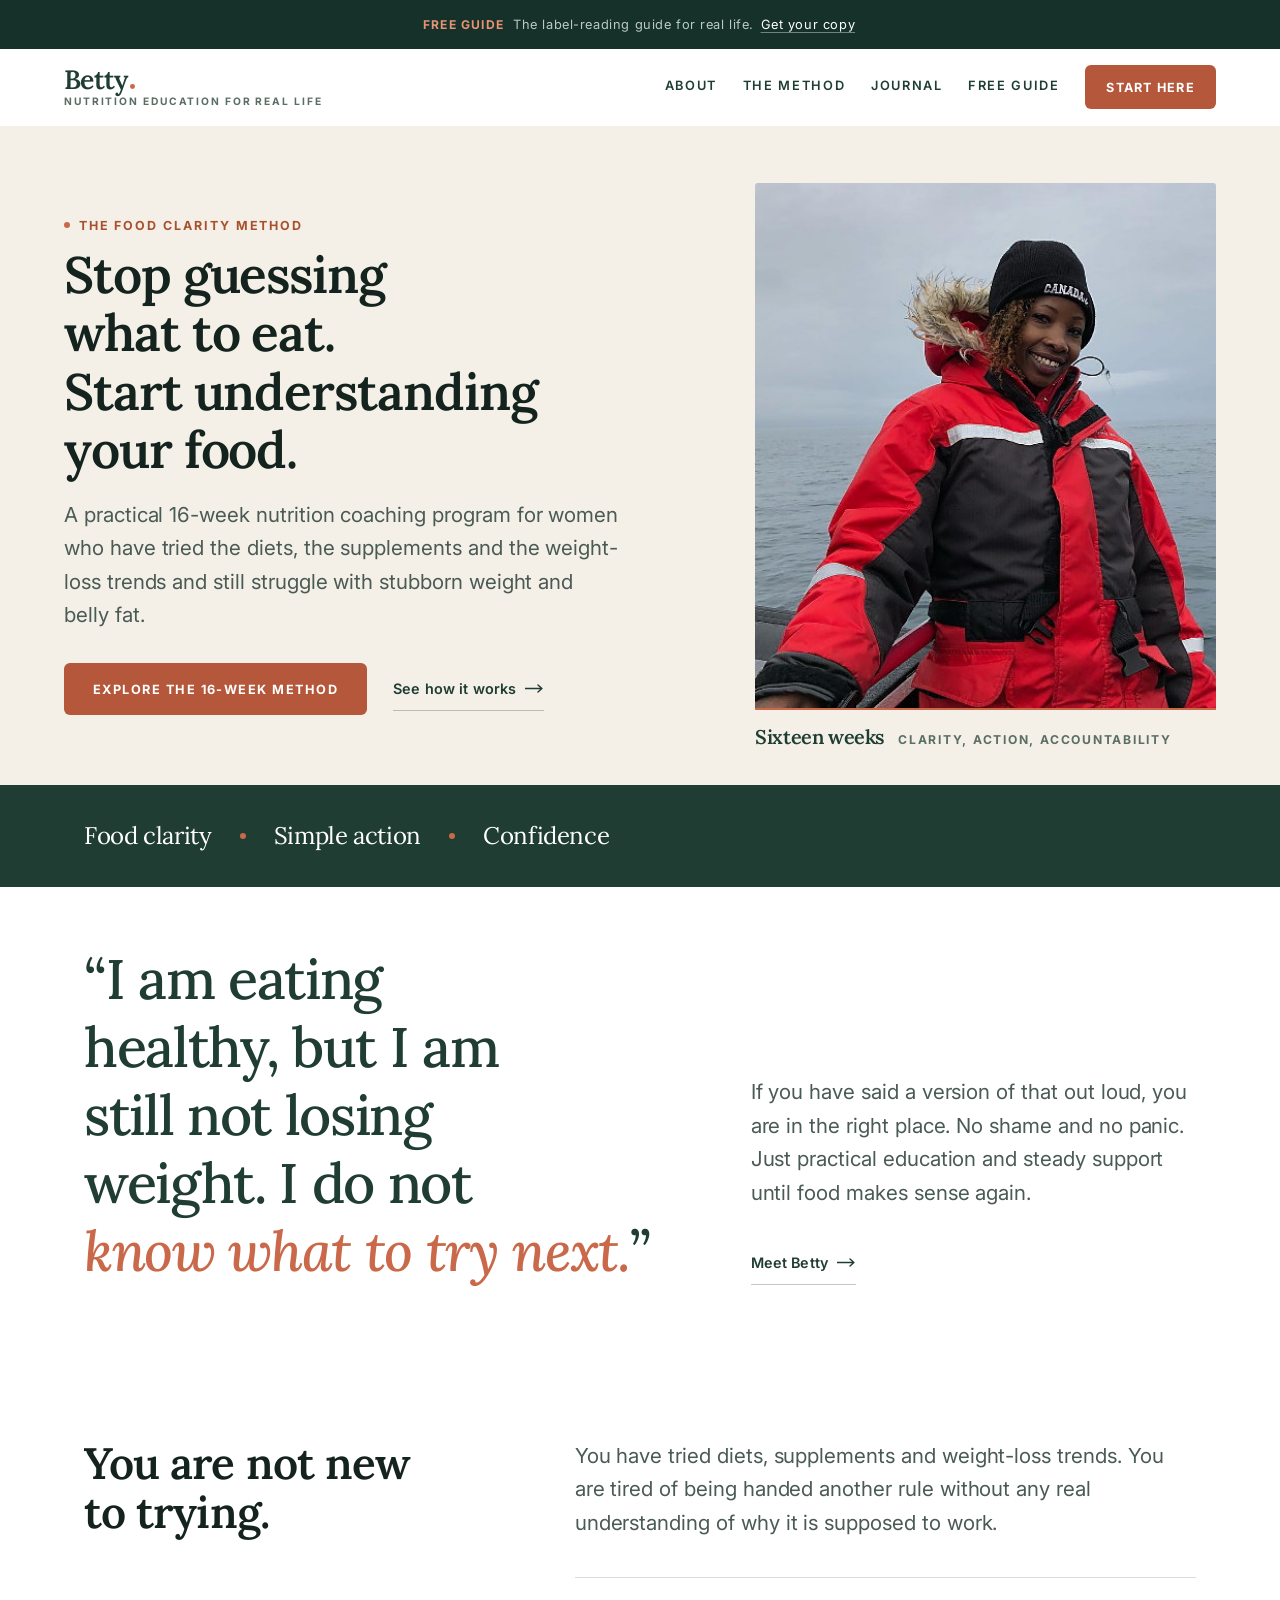
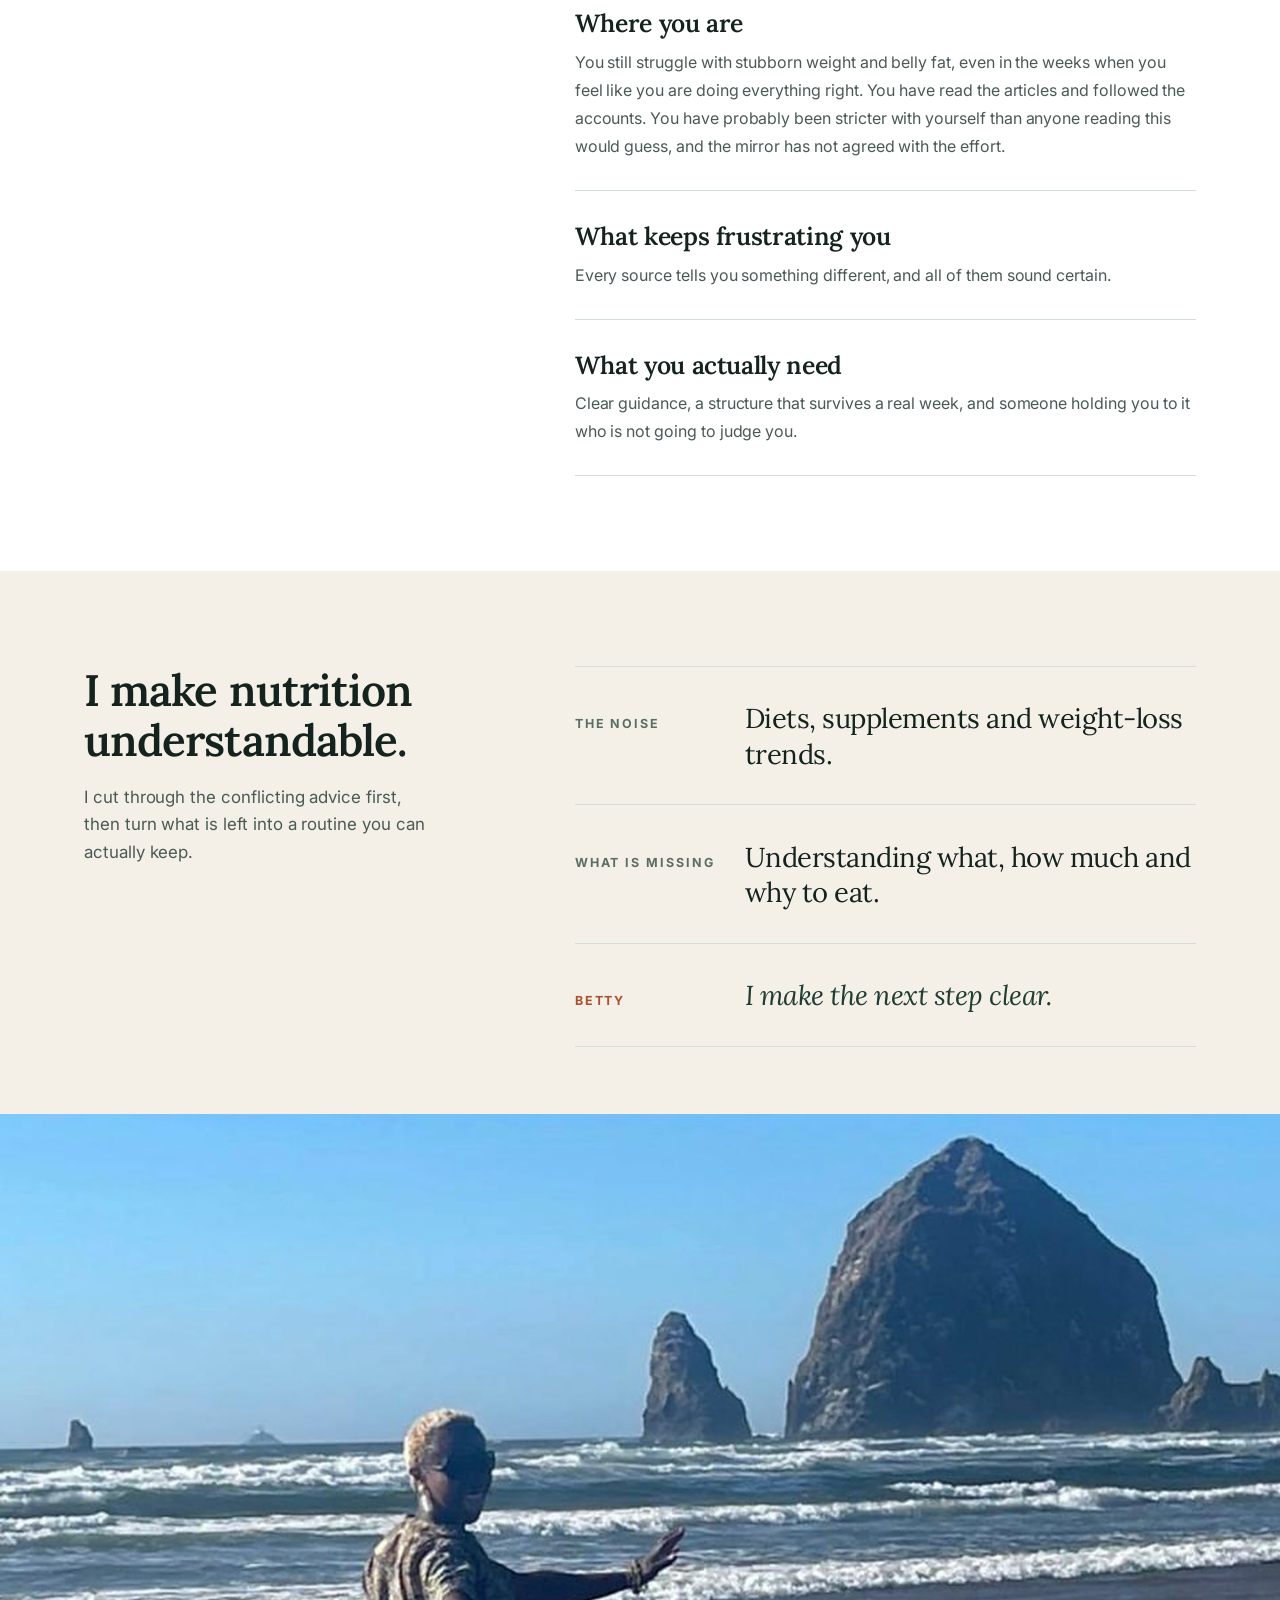
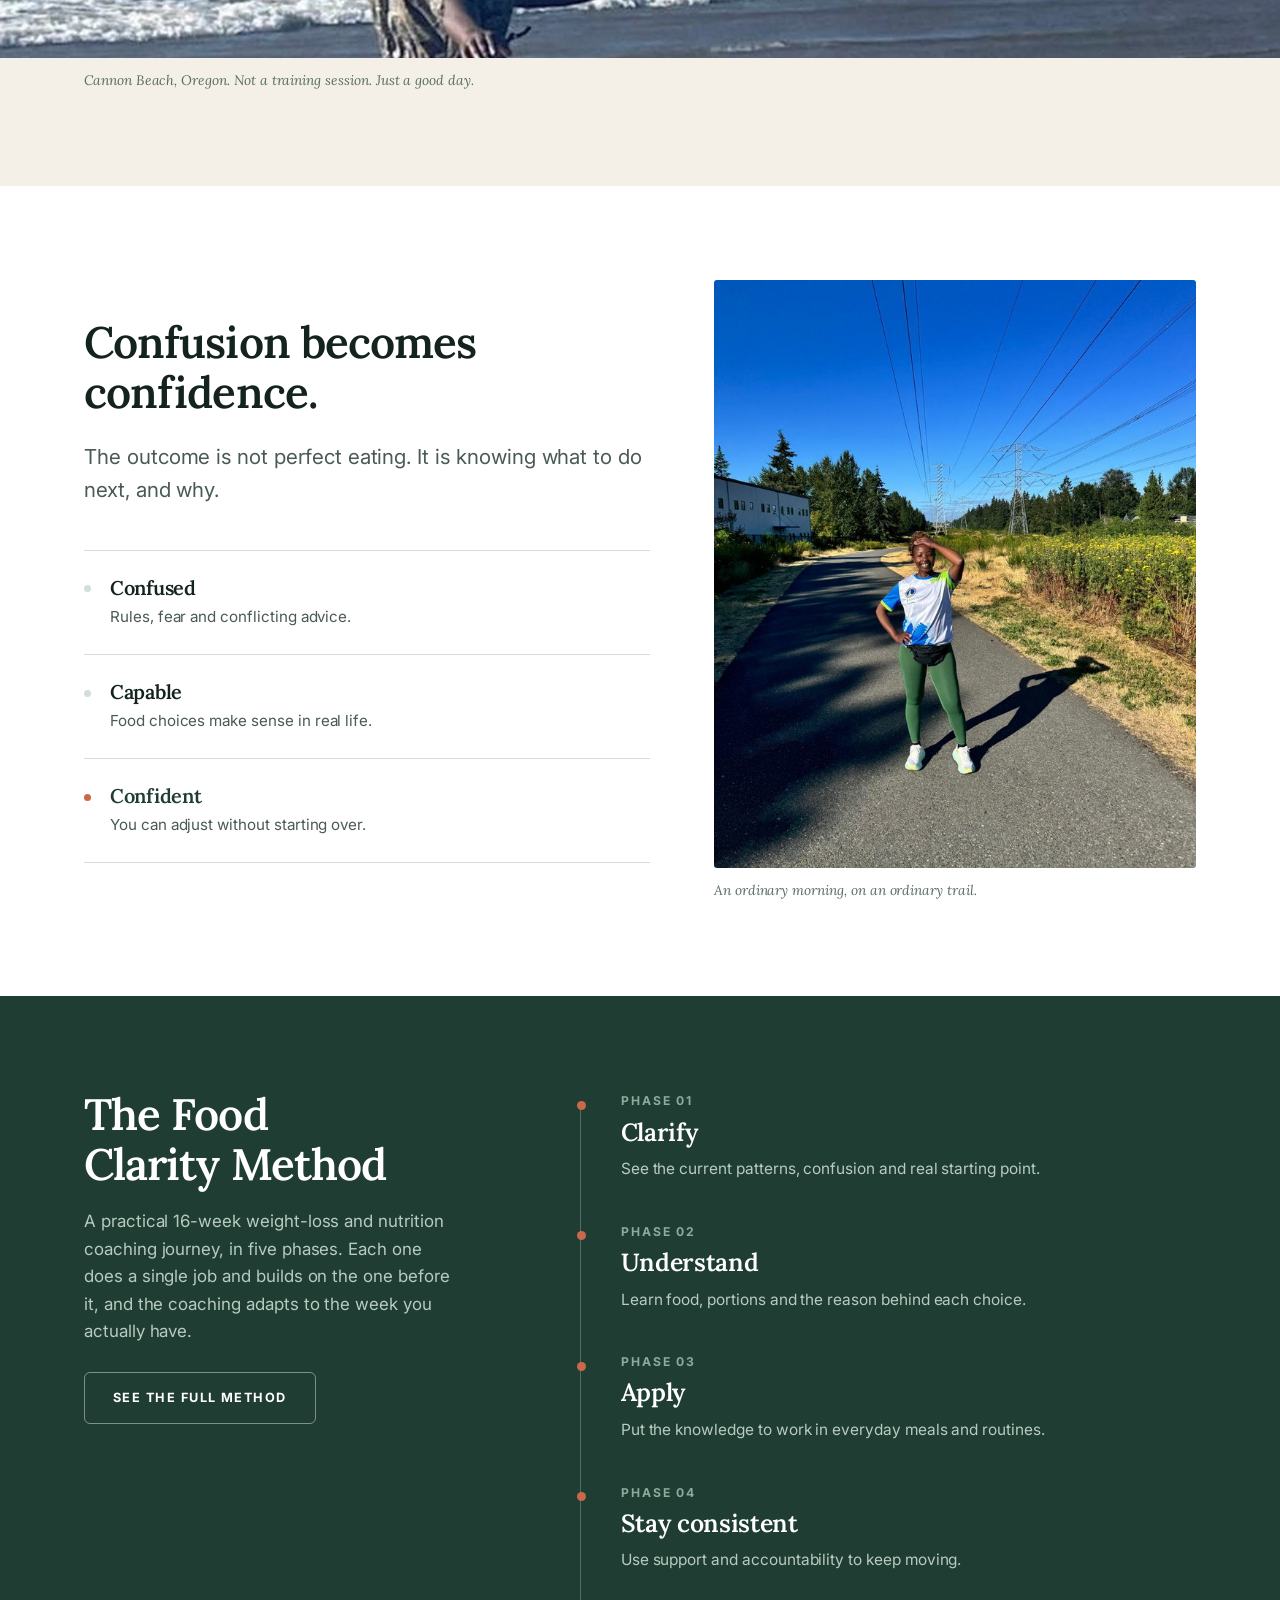
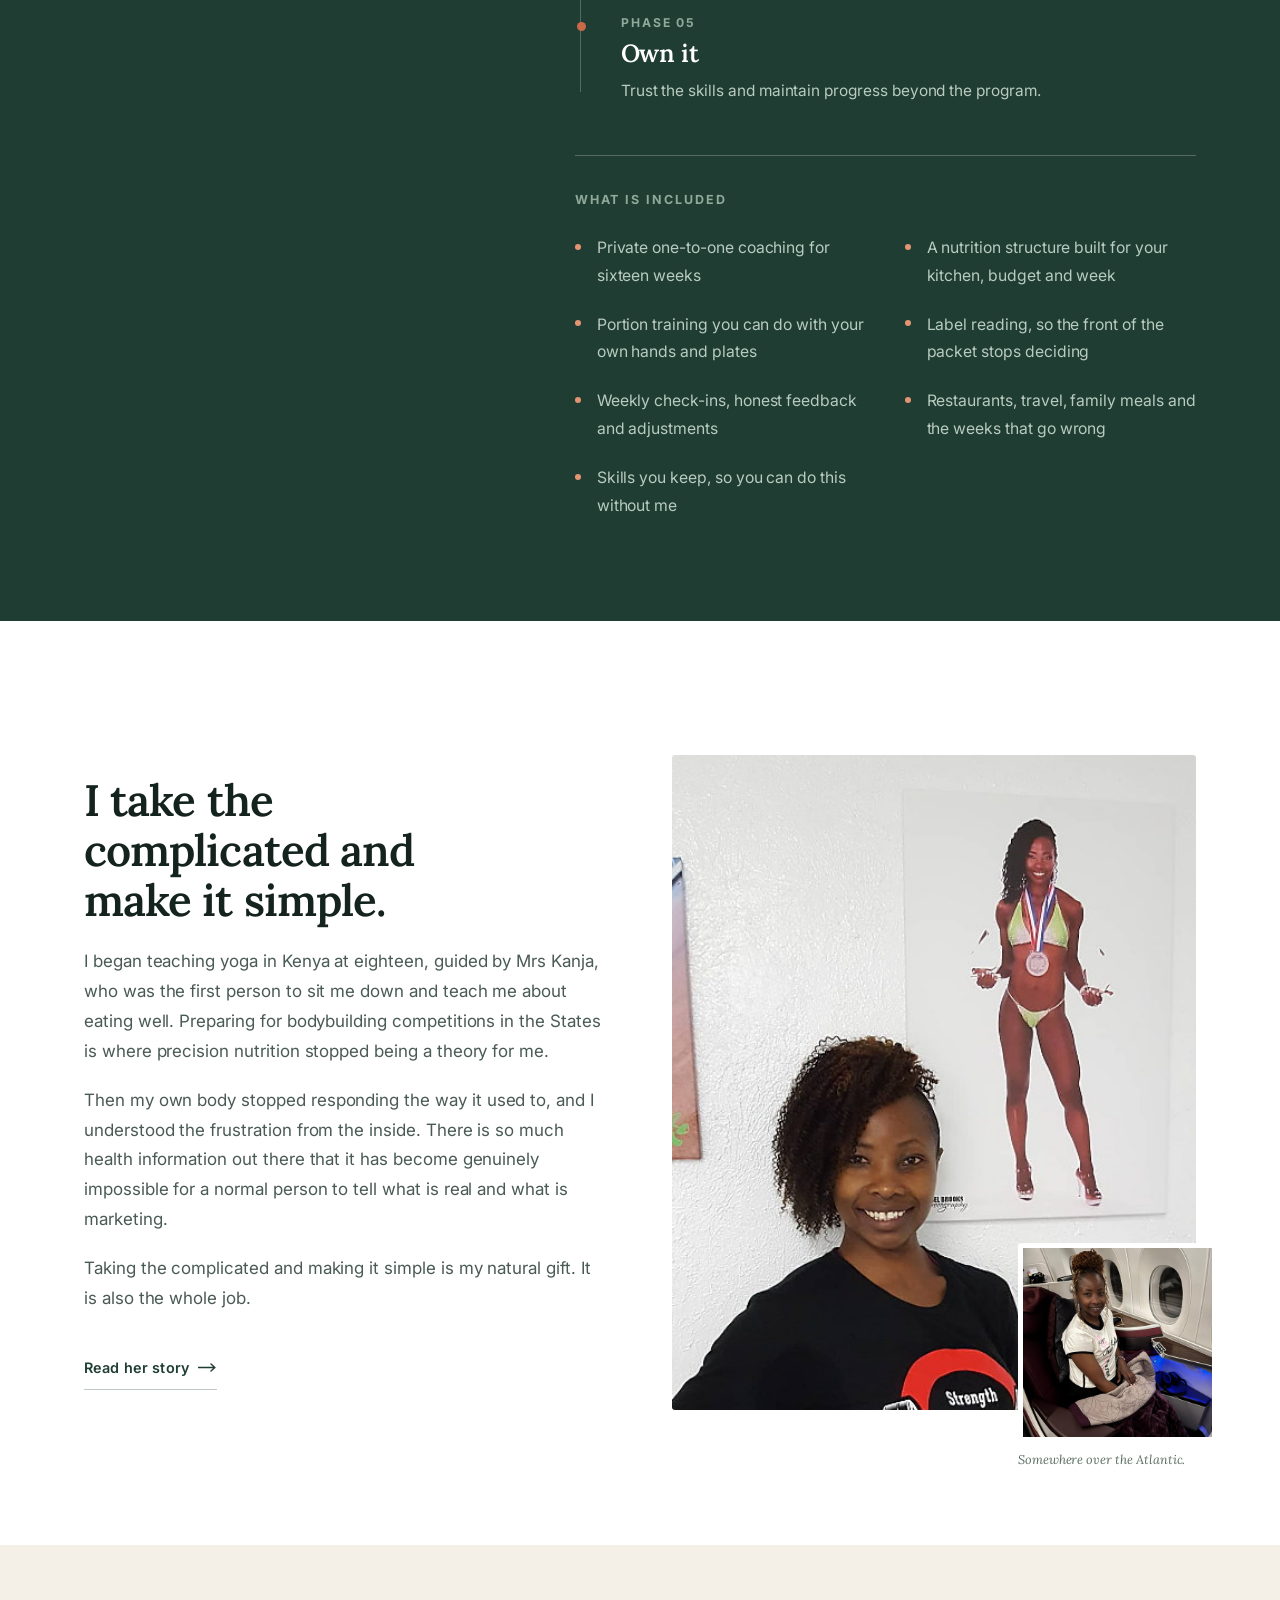
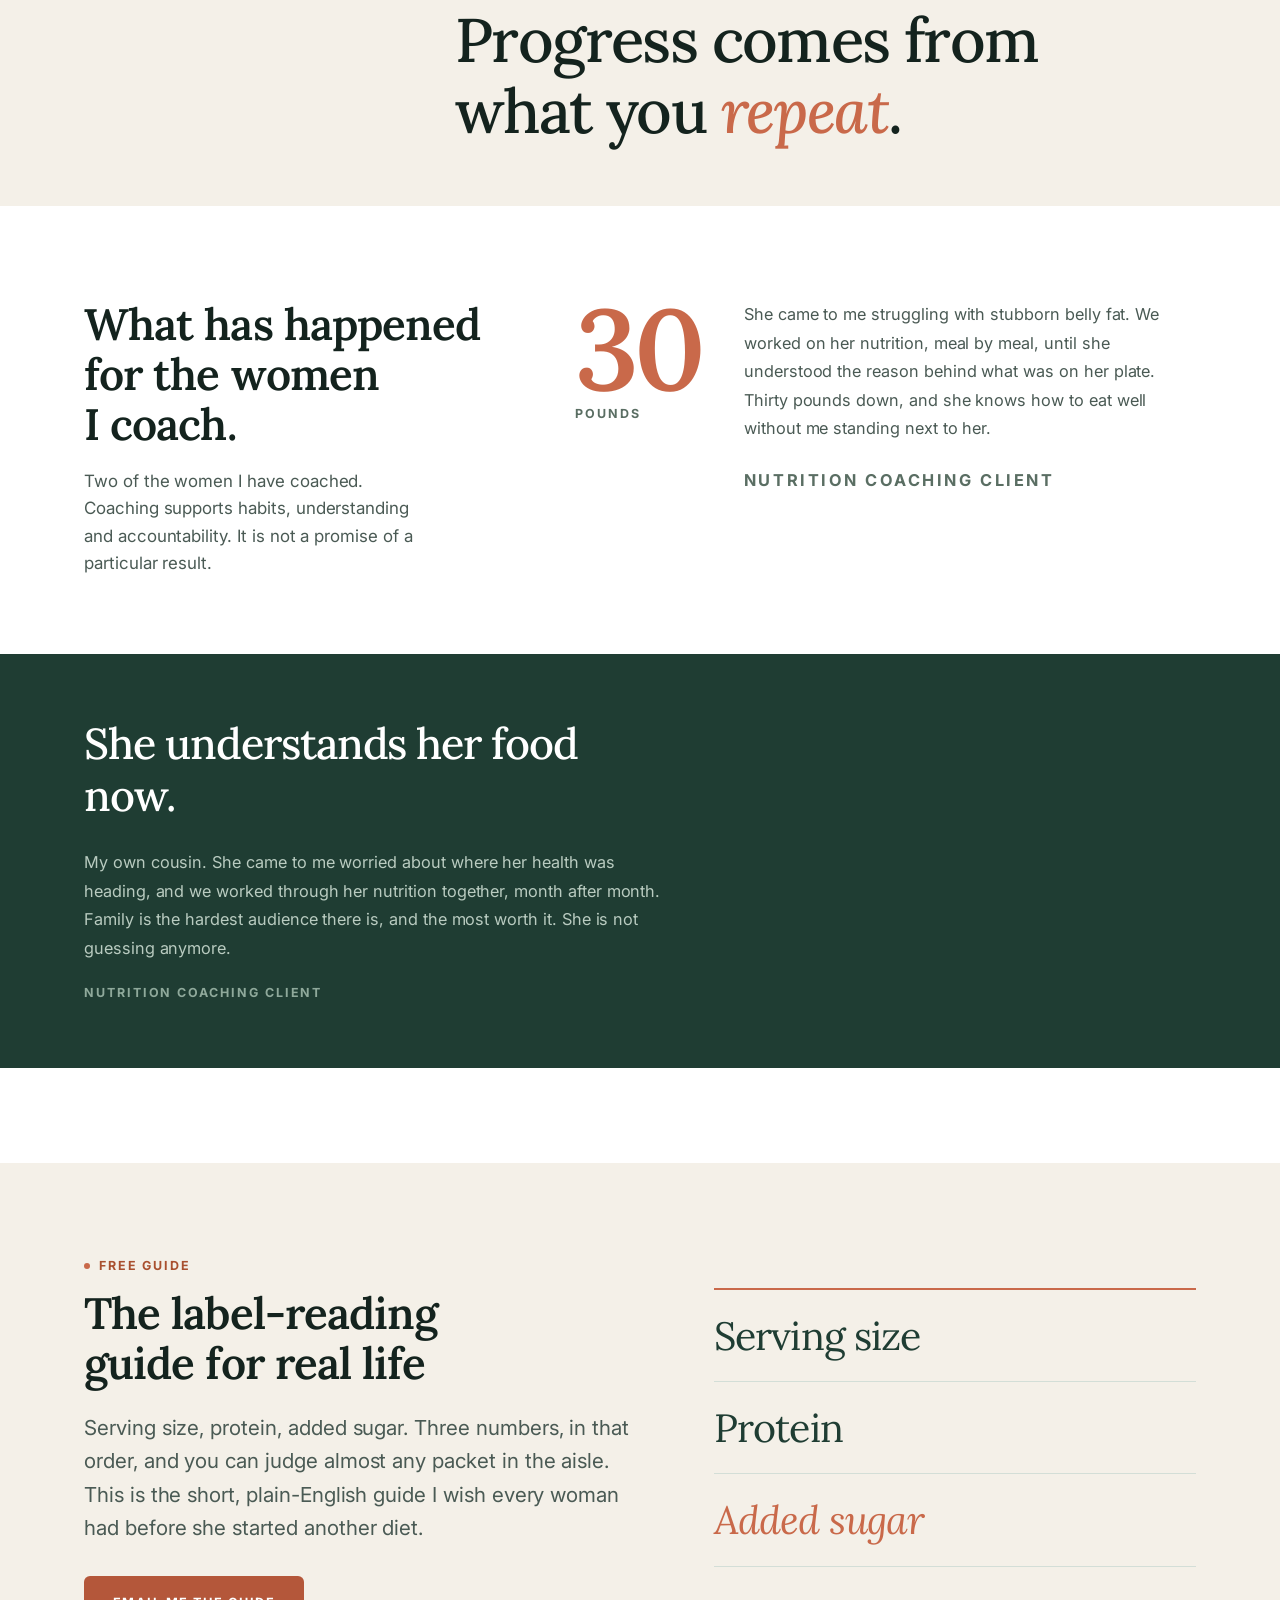
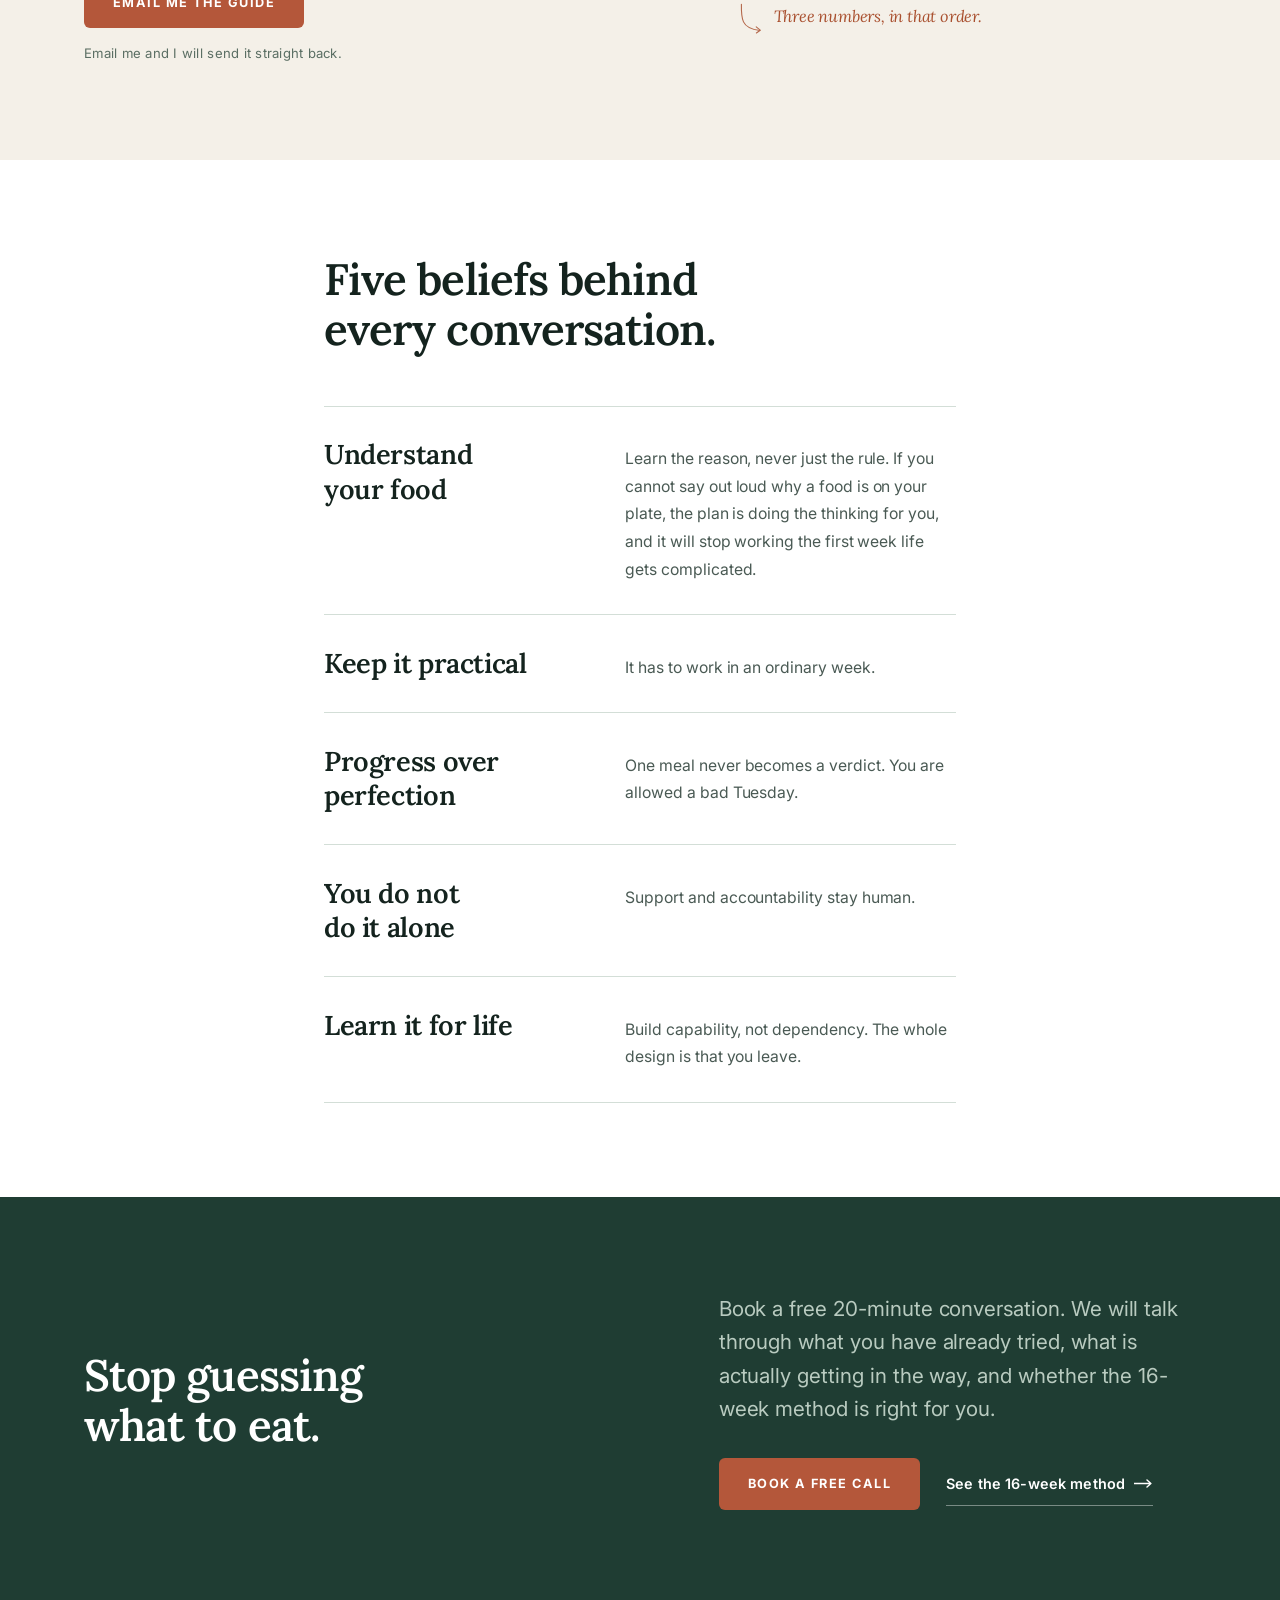
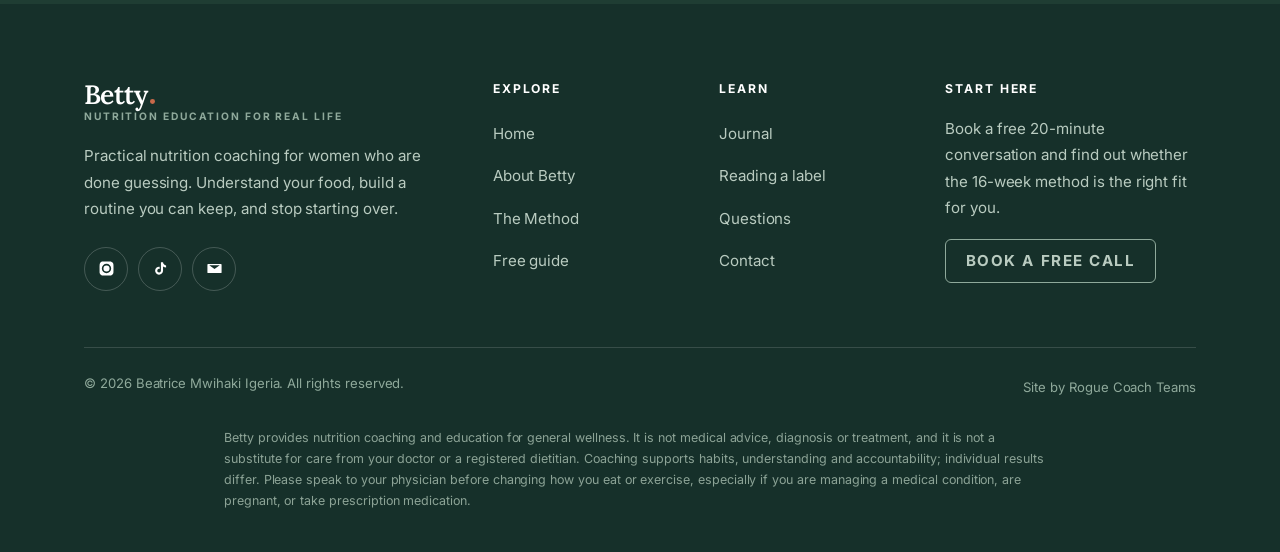
<file: index.html>
<!doctype html>
<html lang="en">
<head>
<meta charset="utf-8">
<meta name="viewport" content="width=device-width, initial-scale=1">
<title>Weight Loss and Nutrition Coaching for Women | Betty Mwihaki</title>
<meta name="description" content="A practical 16-week nutrition coaching program for women who have tried diets, supplements and weight-loss trends and still struggle with stubborn weight and belly fat. Learn what to eat, understand your portions, and build habits that last.">
<link rel="canonical" href="https://harryroguecoachteams-cmd.github.io/betty-mwihaki/">
<meta name="theme-color" content="#1F3D33">
<meta name="robots" content="index,follow,max-image-preview:large">
<meta property="og:site_name" content="Betty | Nutrition education for real life">
<meta property="og:locale" content="en_US">
<meta property="og:title" content="Weight Loss and Nutrition Coaching for Women | Betty Mwihaki">
<meta property="og:description" content="A practical 16-week nutrition coaching program for women who have tried diets, supplements and weight-loss trends and still struggle with stubborn weight and belly fat. Learn what to eat, understand your portions, and build habits that last.">
<meta property="og:type" content="website">
<meta property="og:url" content="https://harryroguecoachteams-cmd.github.io/betty-mwihaki/">
<meta property="og:image" content="https://harryroguecoachteams-cmd.github.io/betty-mwihaki/assets/og.jpg">
<meta property="og:image:width" content="1200">
<meta property="og:image:height" content="630">
<meta property="og:image:alt" content="Betty. Stop guessing what to eat. Start understanding your food.">
<meta name="twitter:card" content="summary_large_image">
<meta name="twitter:title" content="Weight Loss and Nutrition Coaching for Women | Betty Mwihaki">
<meta name="twitter:description" content="A practical 16-week nutrition coaching program for women who have tried diets, supplements and weight-loss trends and still struggle with stubborn weight and belly fat. Learn what to eat, understand your portions, and build habits that last.">
<meta name="twitter:image" content="https://harryroguecoachteams-cmd.github.io/betty-mwihaki/assets/og.jpg">
<script type="application/ld+json">{"@context":"https://schema.org","@graph":[{"@type":"WebSite","@id":"https://harryroguecoachteams-cmd.github.io/betty-mwihaki/#website","url":"https://harryroguecoachteams-cmd.github.io/betty-mwihaki/","name":"Betty | Nutrition education for real life","inLanguage":"en-US","publisher":{"@id":"https://harryroguecoachteams-cmd.github.io/betty-mwihaki/#betty"}},{"@type":"Person","@id":"https://harryroguecoachteams-cmd.github.io/betty-mwihaki/#betty","name":"Beatrice Mwihaki Igeria","alternateName":"Betty Mwihaki","jobTitle":"Weight loss and nutrition coach","url":"https://harryroguecoachteams-cmd.github.io/betty-mwihaki/about.html","image":"https://harryroguecoachteams-cmd.github.io/betty-mwihaki/assets/img/betty-portrait.jpg","email":"mailto:beatricemwihaki@yahoo.com","description":"Betty coaches women who have tried diets, supplements and weight-loss trends and still struggle with stubborn weight and belly fat. She began teaching yoga in Kenya at eighteen and went on to compete in bodybuilding.","knowsAbout":["Nutrition education","Portion sizes","Reading nutrition labels","Sustainable weight loss","Habit and accountability coaching"],"sameAs":["https://www.instagram.com/betty_mwihaki/","https://www.tiktok.com/@betty_fit8"]},{"@type":"Service","@id":"https://harryroguecoachteams-cmd.github.io/betty-mwihaki/services.html#method","name":"The Food Clarity Method","serviceType":"Nutrition and weight loss coaching","url":"https://harryroguecoachteams-cmd.github.io/betty-mwihaki/services.html","provider":{"@id":"https://harryroguecoachteams-cmd.github.io/betty-mwihaki/#betty"},"description":"A practical 16-week one-to-one nutrition and weight loss coaching program in five phases: clarify, understand, apply, stay consistent, own it.","audience":{"@type":"PeopleAudience","audienceType":"Women"},"areaServed":"Worldwide"},{"@type":"WebPage","@id":"https://harryroguecoachteams-cmd.github.io/betty-mwihaki/#webpage","url":"https://harryroguecoachteams-cmd.github.io/betty-mwihaki/","isPartOf":{"@id":"https://harryroguecoachteams-cmd.github.io/betty-mwihaki/#website"},"about":{"@id":"https://harryroguecoachteams-cmd.github.io/betty-mwihaki/#betty"},"name":"Weight Loss and Nutrition Coaching for Women"}]}</script>
<link rel="preconnect" href="https://fonts.googleapis.com">
<link rel="preconnect" href="https://fonts.gstatic.com" crossorigin>
<link href="https://fonts.googleapis.com/css2?family=Inter:wght@300..700&family=Lora:ital,wght@0,400..700;1,400..700&display=swap" rel="stylesheet">
<link rel="stylesheet" href="assets/style.css">
<link rel="icon" href="assets/favicon.svg" type="image/svg+xml">
<link rel="apple-touch-icon" href="assets/favicon.svg">
<script>document.documentElement.classList.add('js');window.addEventListener('error',function(){document.documentElement.classList.remove('js')},true);</script>
</head>
<body>
<a class="skip" href="#main">Skip to content</a>

<div class="announce">
  <b>Free guide</b> &nbsp;The label-reading guide for real life.
  <a href="index.html#guide">Get your copy</a>
</div>

<header class="site-header">
  <div class="nav-scrim" id="navScrim"></div>
  <div class="header-inner">
    <a class="logo" href="index.html" aria-label="Betty, nutrition education for real life">
      <span class="logo-name">Betty<span class="pt"></span></span>
      <span class="logo-sub">Nutrition education for real life</span>
    </a>
    <button class="nav-toggle" id="navToggle" aria-label="Menu" aria-expanded="false" aria-controls="nav">
      <span></span><span></span><span></span>
    </button>
    <nav class="nav" id="nav" aria-label="Main">
      <a href="about.html">About</a>
      <a href="services.html">The Method</a>
      <a href="blog.html">Journal</a>
      <a href="shop.html">Free guide</a>
      <a class="btn btn-clay btn-sm" href="contact.html#book">Start here</a>
    </nav>
  </div>
</header>

<main id="main">

<section class="hero">
  <div class="hero-grid">
    <div class="hero-copy">
      <p class="eyebrow">The Food Clarity Method</p>
      <h1 data-rv="lines"><span class="ln"><span>Stop guessing</span></span>
        <span class="ln"><span>what to eat.</span></span>
        <span class="ln"><span>Start understanding</span></span>
        <span class="ln"><span>your food.</span></span></h1>
      <p class="lede">A practical 16-week nutrition coaching program for
      women who have tried the diets, the supplements and the weight-loss
      trends and still struggle with stubborn weight and belly fat.</p>
      <div class="actions">
        <a class="btn btn-clay " href="services.html">Explore the 16-week method</a>
        <a class="tlink" href="services.html#phases">See how it works<svg class="ar" viewBox="0 0 19 9" fill="none" aria-hidden="true"><path d="M0 4.5h16.5M13 1l3.9 3.5L13 8" stroke="currentColor" stroke-width="1.4" stroke-linecap="round" stroke-linejoin="round"/></svg></a>
      </div>
    </div>
    <figure class="hero-art">
      <div class="imgwrap tall"><img src="assets/img/betty-hero.jpg" alt="Betty smiling on the water in a red jacket" fetchpriority="high" decoding="async"></div>
      <figcaption>
        <b>Sixteen weeks</b>
        <span>Clarity, action, accountability</span>
      </figcaption>
    </figure>
  </div>
</section>

<div class="strip">
  <div class="wrap">
    <p>Food clarity<i></i>Simple action<i></i>Confidence</p>
  </div>
</div>

<section class="s tight statement">
  <div class="wrap">
    <div class="statement-grid">
      <p class="q" data-rv><span class="ln"><span>&ldquo;I am eating</span></span>
        <span class="ln"><span>healthy, but I am</span></span>
        <span class="ln"><span>still not losing</span></span>
        <span class="ln"><span>weight. I do not</span></span>
        <span class="ln"><span><em>know what to try next.</em>&rdquo;</span></span></p>
      <div class="after">
        <p class="lede">If you have said a version of that out loud, you are
        in the right place. No shame and no panic. Just practical education and
        steady support until food makes sense again.</p>
        <div class="actions"><a class="tlink" href="about.html">Meet Betty<svg class="ar" viewBox="0 0 19 9" fill="none" aria-hidden="true"><path d="M0 4.5h16.5M13 1l3.9 3.5L13 8" stroke="currentColor" stroke-width="1.4" stroke-linecap="round" stroke-linejoin="round"/></svg></a></div>
      </div>
    </div>
  </div>
</section>

<section class="s">
  <div class="wrap">
    <div class="ed">
      <div class="ed-head">
        <h2 data-rv><span class="ln"><span>You are not new</span></span>
        <span class="ln"><span>to trying.</span></span></h2>
      </div>
      <div class="ed-body" data-rv>
        <p class="lede">You have tried diets, supplements and weight-loss
        trends. You are tired of being handed another rule without any real
        understanding of why it is supposed to work.</p>
        <div class="ed-row">
          <h3>Where you are</h3>
          <p>You still struggle with stubborn weight and belly fat, even in the
          weeks when you feel like you are doing everything right. You have read
          the articles and followed the accounts. You have probably been stricter
          with yourself than anyone reading this would guess, and the mirror has
          not agreed with the effort.</p>
        </div>
        <div class="ed-row">
          <h3>What keeps frustrating you</h3>
          <p>Every source tells you something different, and all of them sound
          certain.</p>
        </div>
        <div class="ed-row">
          <h3>What you actually need</h3>
          <p>Clear guidance, a structure that survives a real week, and someone
          holding you to it who is not going to judge you.</p>
        </div>
      </div>
    </div>
  </div>
</section>

<section class="s bg-oat">
  <div class="wrap">
    <div class="ed">
      <div class="ed-head">
        <h2 data-rv><span class="ln"><span>I make nutrition</span></span>
        <span class="ln"><span>understandable.</span></span></h2>
        <p class="lede">I cut through the conflicting advice first, then
        turn what is left into a routine you can actually keep.</p>
      </div>
      <div class="ed-body">
        <div class="ladder" data-rv>
          <div class="rung">
            <p class="k">The noise</p>
            <p class="t">Diets, supplements and weight-loss trends.</p>
          </div>
          <div class="rung">
            <p class="k">What is missing</p>
            <p class="t">Understanding what, how much and why to eat.</p>
          </div>
          <div class="rung her">
            <p class="k">Betty</p>
            <p class="t">I make the next step clear.</p>
          </div>
        </div>
      </div>
    </div>
  </div>
  <div class="plate">
    <figure class="fig plate-img"><div class="imgwrap " style="--ar:2.35/1"><img src="assets/img/coast-wide.jpg" alt="Running barefoot on wet sand at Haystack Rock on the Oregon coast" loading="lazy" decoding="async"></div><figcaption>Cannon Beach, Oregon. Not a training session. Just a good day.</figcaption></figure>
  </div>
</section>

<section class="s">
  <div class="wrap">
    <div class="split reverse lean">
      <div class="split-media"><figure class="fig tall-fig"><div class="imgwrap " style="--ar:0.82/1"><img src="assets/img/betty-trail.jpg" alt="On a walking trail on a bright morning, hand raised against the sun" loading="lazy" decoding="async"></div><figcaption>An ordinary morning, on an ordinary trail.</figcaption></figure></div>
      <div class="split-copy">
        <h2 data-rv><span class="ln"><span>Confusion becomes</span></span>
        <span class="ln"><span>confidence.</span></span></h2>
        <p class="lede">The outcome is not perfect eating. It is knowing what
        to do next, and why.</p>
        <div class="seq" data-rv>
          <div class="st">
            <h3>Confused</h3>
            <p>Rules, fear and conflicting advice.</p>
          </div>
          <div class="st">
            <h3>Capable</h3>
            <p>Food choices make sense in real life.</p>
          </div>
          <div class="st on">
            <h3>Confident</h3>
            <p>You can adjust without starting over.</p>
          </div>
        </div>
      </div>
    </div>
  </div>
</section>

<section class="s bg-forest">
  <div class="wrap">
    <div class="ed">
      <div class="ed-head">
        <h2 data-rv><span class="ln"><span>The Food</span></span>
        <span class="ln"><span>Clarity Method</span></span></h2>
        <p class="lede">A practical 16-week weight-loss and nutrition coaching
        journey, in five phases. Each one does a single job and builds on the
        one before it, and the coaching adapts to the week you actually
        have.</p>
        <div class="actions"><a class="btn btn-ghost auto" href="services.html">See the full method</a></div>
      </div>
      <div class="ed-body" data-rv>
    <ol class="phases">
      <li class="phase">
        <p class="p">Phase 01</p>
        <h3>Clarify</h3>
        <p class="d">See the current patterns, confusion and real starting point.</p>
      </li>
      <li class="phase">
        <p class="p">Phase 02</p>
        <h3>Understand</h3>
        <p class="d">Learn food, portions and the reason behind each choice.</p>
      </li>
      <li class="phase">
        <p class="p">Phase 03</p>
        <h3>Apply</h3>
        <p class="d">Put the knowledge to work in everyday meals and routines.</p>
      </li>
      <li class="phase">
        <p class="p">Phase 04</p>
        <h3>Stay consistent</h3>
        <p class="d">Use support and accountability to keep moving.</p>
      </li>
      <li class="phase">
        <p class="p">Phase 05</p>
        <h3>Own it</h3>
        <p class="d">Trust the skills and maintain progress beyond the program.</p>
      </li>
    </ol>

        <div class="incl">
          <p class="k-head">What is included</p>
          <ul>
            <li>Private one-to-one coaching for sixteen weeks</li>
            <li>A nutrition structure built for your kitchen, budget and week</li>
            <li>Portion training you can do with your own hands and plates</li>
            <li>Label reading, so the front of the packet stops deciding</li>
            <li>Weekly check-ins, honest feedback and adjustments</li>
            <li>Restaurants, travel, family meals and the weeks that go wrong</li>
            <li>Skills you keep, so you can do this without me</li>
          </ul>
        </div>
      </div>
    </div>
  </div>
</section>

<section class="s airy">
  <div class="wrap">
    <div class="split reverse">
      <div class="split-media stack-media">
        <div class="imgwrap tall"><img src="assets/img/betty-portrait.jpg" alt="Betty smiling in a Strength tee, beside a framed photograph of herself competing" loading="lazy" decoding="async"></div>
        <figure class="fig inset-fig"><div class="imgwrap " style="--ar:1/1"><img src="assets/img/betty-cabin.jpg" alt="Smiling in an aircraft seat" loading="lazy" decoding="async"></div><figcaption>Somewhere over the Atlantic.</figcaption></figure>
      </div>
      <div class="split-copy">
        <h2 data-rv><span class="ln"><span>I take the</span></span>
        <span class="ln"><span>complicated and</span></span>
        <span class="ln"><span>make it simple.</span></span></h2>
        <p>I began teaching yoga in Kenya at eighteen, guided by
        Mrs Kanja, who was the first person to sit me down and teach me about
        eating well. Preparing for bodybuilding competitions in the States is
        where precision nutrition stopped being a theory for me.</p>
        <p>Then my own body stopped responding the way it used to, and
        I understood the frustration from the inside. There is so much health
        information out there that it has become genuinely impossible for a
        normal person to tell what is real and what is marketing.</p>
        <p>Taking the complicated and making it simple is my natural
        gift. It is also the whole job.</p>
        <div class="actions"><a class="tlink" href="about.html">Read her story<svg class="ar" viewBox="0 0 19 9" fill="none" aria-hidden="true"><path d="M0 4.5h16.5M13 1l3.9 3.5L13 8" stroke="currentColor" stroke-width="1.4" stroke-linecap="round" stroke-linejoin="round"/></svg></a></div>
      </div>
    </div>
  </div>
</section>

<section class="s tight bg-oat">
  <div class="wrap">
    <p class="big" data-rv>Progress comes from<br>what you <em>repeat</em>.</p>
  </div>
</section>

<section class="s">
  <div class="wrap">
    <div class="ed">
      <div class="ed-head">
        <h2 data-rv><span class="ln"><span>What has happened</span></span>
        <span class="ln"><span>for the women I coach.</span></span></h2>
        <p class="lede">Two of the women I have coached. Coaching supports
        habits, understanding and accountability. It is not a promise of a
        particular result.</p>
      </div>
      <div class="ed-body">
        <div class="figure-row" data-rv>
          <p class="stat"><b>30</b><span>pounds</span></p>
          <div>
            <p>She came to me struggling with stubborn belly fat. We worked
            on her nutrition, meal by meal, until she understood the reason
            behind what was on her plate. Thirty pounds down, and she knows how
            to eat well without me standing next to her.</p>
            <p class="who">Nutrition coaching client</p>
          </div>
        </div>
      </div>
    </div>
  </div>
  <blockquote class="band" data-rv>
    <div class="wrap">
      <p class="pull">She understands her food now.</p>
      <p>My own cousin. She came to me worried about where her health was
      heading, and we worked through her nutrition together, month after month.
      Family is the hardest audience there is, and the most worth it. She is not
      guessing anymore.</p>
      <footer>Nutrition coaching client</footer>
    </div>
  </blockquote>
</section>

<section class="s guide" id="guide">
  <div class="wrap">
    <div class="split lean">
      <div class="split-copy">
        <p class="eyebrow">Free guide</p>
        <h2><span class="ln"><span>The label-reading</span></span>
        <span class="ln"><span>guide for real life</span></span></h2>
        <p class="lede">Serving size, protein, added sugar. Three numbers, in
        that order, and you can judge almost any packet in the aisle. This is the
        short, plain-English guide I wish every woman had before she started
        another diet.</p>
        <div class="actions"><a class="btn btn-clay " href="mailto:beatricemwihaki@yahoo.com?subject=The%20label-reading%20guide%20for%20real%20life">Email me the guide</a></div>
        <p class="form-note">Email me and I will send it straight back.</p>
      </div>
      <div class="split-media">
        <div class="three" aria-hidden="true">
          <p>Serving size</p>
          <p>Protein</p>
          <p>Added sugar</p>
        </div>
        <p class="note"><svg class="tick" viewBox="0 0 26 38" fill="none" aria-hidden="true"><path d="M1.6 1.4c-.2 9.6.5 16.5 2.5 21 2.4 5.4 8.2 8.8 19.4 10.3" stroke="currentColor" stroke-width="1.3" stroke-linecap="round"/><path d="M19.2 28.4L24 32.3l-4.6 3.3" stroke="currentColor" stroke-width="1.3" stroke-linecap="round" stroke-linejoin="round"/></svg><span>Three numbers, in that order.</span></p>
      </div>
    </div>
  </div>
</section>

<section class="s">
  <div class="wrap narrow">
    <h2 class="mb-l" data-rv><span class="ln"><span>Five beliefs behind</span></span>
        <span class="ln"><span>every conversation.</span></span></h2>
    <div class="beliefs">
      <div class="belief"><h3>Understand your food</h3><p>Learn the reason, never just the rule. If you cannot say out loud why a food is on your plate, the plan is doing the thinking for you, and it will stop working the first week life gets complicated.</p></div>
      <div class="belief"><h3>Keep it practical</h3><p>It has to work in an ordinary week.</p></div>
      <div class="belief"><h3>Progress over perfection</h3><p>One meal never becomes a verdict. You are allowed a bad Tuesday.</p></div>
      <div class="belief"><h3>You do not do it alone</h3><p>Support and accountability stay human.</p></div>
      <div class="belief"><h3>Learn it for life</h3><p>Build capability, not dependency. The whole design is that you leave.</p></div>
    </div>
  </div>
</section>

<section class="cta">
  <div class="wrap">
    <div class="cta-grid">
      <h2><span class="ln"><span>Stop guessing</span></span>
        <span class="ln"><span>what to eat.</span></span></h2>
      <div>
        <p class="lede">Book a free 20-minute conversation. We will talk through what you have already tried, what is actually getting in the way, and whether the 16-week method is right for you.</p>
        <div class="actions">
          <a class="btn btn-clay " href="contact.html#book">Book a free call</a>
          <a class="tlink" href="services.html">See the 16-week method<svg class="ar" viewBox="0 0 19 9" fill="none" aria-hidden="true"><path d="M0 4.5h16.5M13 1l3.9 3.5L13 8" stroke="currentColor" stroke-width="1.4" stroke-linecap="round" stroke-linejoin="round"/></svg></a>
        </div>
      </div>
    </div>
  </div>
</section>
</main>

<footer class="site-footer">
  <div class="wrap">
    <div class="footer-grid">
      <div>
        <div class="logo footer-logo">
          <span class="logo-name">Betty<span class="pt"></span></span>
          <span class="logo-sub">Nutrition education for real life</span>
        </div>
        <p style="margin-top:20px;max-width:340px">
          Practical nutrition coaching for women who are done guessing.
          Understand your food, build a routine you can keep, and stop
          starting over.
        </p>
        <div class="socials">
          <a href="https://www.instagram.com/betty_mwihaki/" target="_blank" rel="noopener" aria-label="Instagram"><svg viewBox="0 0 24 24" aria-hidden="true"><path d="M12 2.2c3.2 0 3.6 0 4.9.07 1.2.05 1.8.25 2.2.42.6.22 1 .48 1.4.9.4.4.7.8.9 1.4.2.4.4 1 .4 2.2.1 1.3.1 1.7.1 4.9s0 3.6-.1 4.9c0 1.2-.2 1.8-.4 2.2-.2.6-.5 1-.9 1.4-.4.4-.8.7-1.4.9-.4.2-1 .4-2.2.4-1.3.1-1.7.1-4.9.1s-3.6 0-4.9-.1c-1.2 0-1.8-.2-2.2-.4-.6-.2-1-.5-1.4-.9-.4-.4-.7-.8-.9-1.4-.2-.4-.4-1-.4-2.2C2.2 15.6 2.2 15.2 2.2 12s0-3.6.1-4.9c0-1.2.2-1.8.4-2.2.2-.6.5-1 .9-1.4.4-.4.8-.7 1.4-.9.4-.2 1-.4 2.2-.4C8.4 2.2 8.8 2.2 12 2.2zm0 3.2A6.6 6.6 0 1 0 18.6 12 6.6 6.6 0 0 0 12 5.4zm0 10.9A4.3 4.3 0 1 1 16.3 12 4.3 4.3 0 0 1 12 16.3zm6.9-11a1.55 1.55 0 1 1-1.55-1.55A1.55 1.55 0 0 1 18.9 5.3z"/></svg></a>
          <a href="https://www.tiktok.com/@betty_fit8" target="_blank" rel="noopener" aria-label="TikTok"><svg viewBox="0 0 24 24" aria-hidden="true"><path d="M16.6 5.8a4.3 4.3 0 0 1-1-2.8h-3v12.2a2.6 2.6 0 1 1-1.8-2.5V9.6a5.6 5.6 0 1 0 4.8 5.6V9.3a7.3 7.3 0 0 0 4.3 1.4V7.7a4.3 4.3 0 0 1-3.3-1.9z"/></svg></a>
          <a href="mailto:beatricemwihaki@yahoo.com" aria-label="Email Betty"><svg viewBox="0 0 24 24" aria-hidden="true"><path d="M3 5.5h18c.55 0 1 .45 1 1v11c0 .55-.45 1-1 1H3c-.55 0-1-.45-1-1v-11c0-.55.45-1 1-1zm1.6 2L12 12.6l7.4-5.1H4.6z"/></svg></a>
        </div>
      </div>
      <div>
        <h4>Explore</h4>
        <ul>
          <li><a href="index.html">Home</a></li>
          <li><a href="about.html">About Betty</a></li>
          <li><a href="services.html">The Method</a></li>
          <li><a href="shop.html">Free guide</a></li>
        </ul>
      </div>
      <div>
        <h4>Learn</h4>
        <ul>
          <li><a href="blog.html">Journal</a></li>
          <li><a href="read-a-nutrition-label.html">Reading a label</a></li>
          <li><a href="services.html#faq">Questions</a></li>
          <li><a href="contact.html">Contact</a></li>
        </ul>
      </div>
      <div>
        <h4>Start here</h4>
        <p>Book a free 20-minute conversation and find out whether the 16-week
        method is the right fit for you.</p>
        <a class="btn btn-ghost btn-sm auto" href="contact.html#book">Book a free call</a>
      </div>
    </div>
    <div class="footer-bottom">
      <span>&copy; <span data-year>2026</span> Beatrice Mwihaki Igeria. All rights reserved.</span>
      <span>Site by <a href="https://roguecoachteams.com" target="_blank" rel="noopener">Rogue Coach Teams</a></span>
    </div>
  </div>
</footer>

<div class="disclaimer">
  <div class="wrap">
    Betty provides nutrition coaching and education for general wellness. It is
    not medical advice, diagnosis or treatment, and it is not a substitute for
    care from your doctor or a registered dietitian. Coaching supports habits,
    understanding and accountability; individual results differ. Please speak to
    your physician before changing how you eat or exercise, especially if you
    are managing a medical condition, are pregnant, or take prescription
    medication.
  </div>
</div>

<script src="assets/site.js" defer></script>
</body>
</html>
</file>
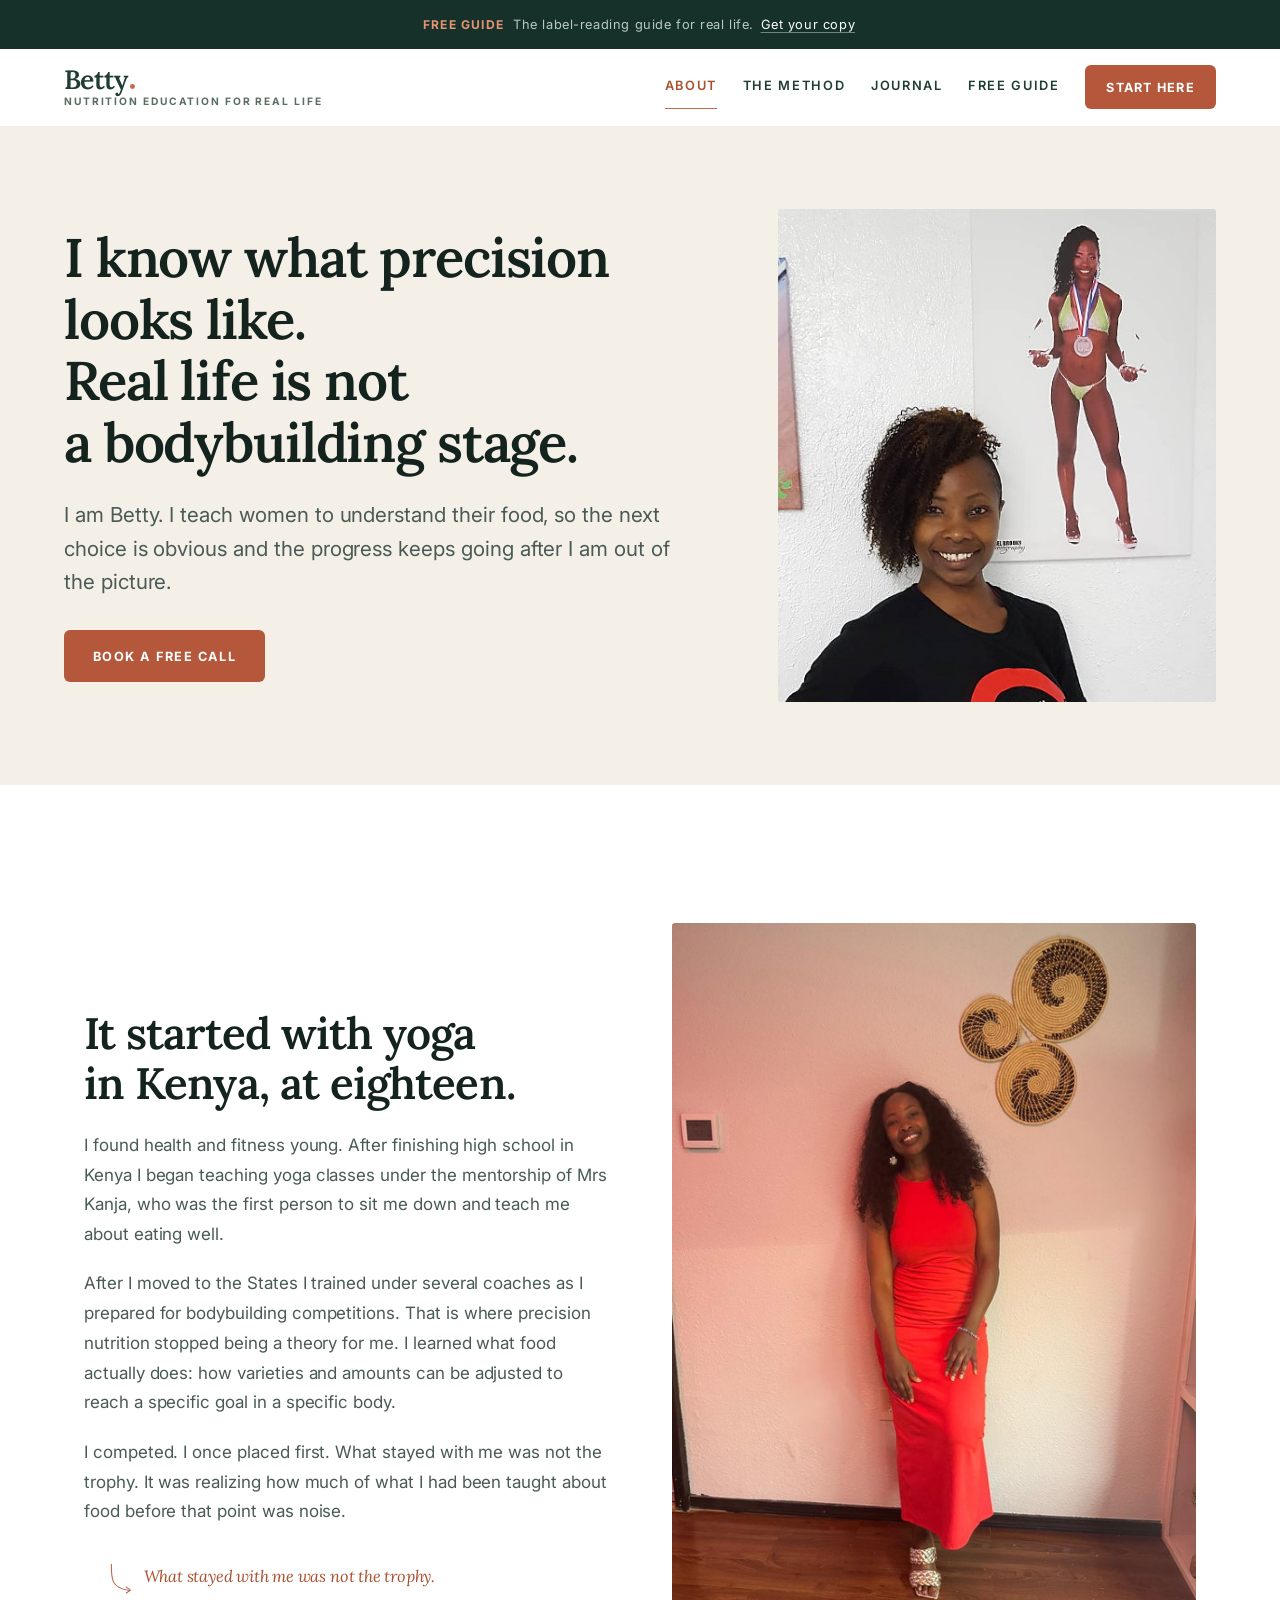
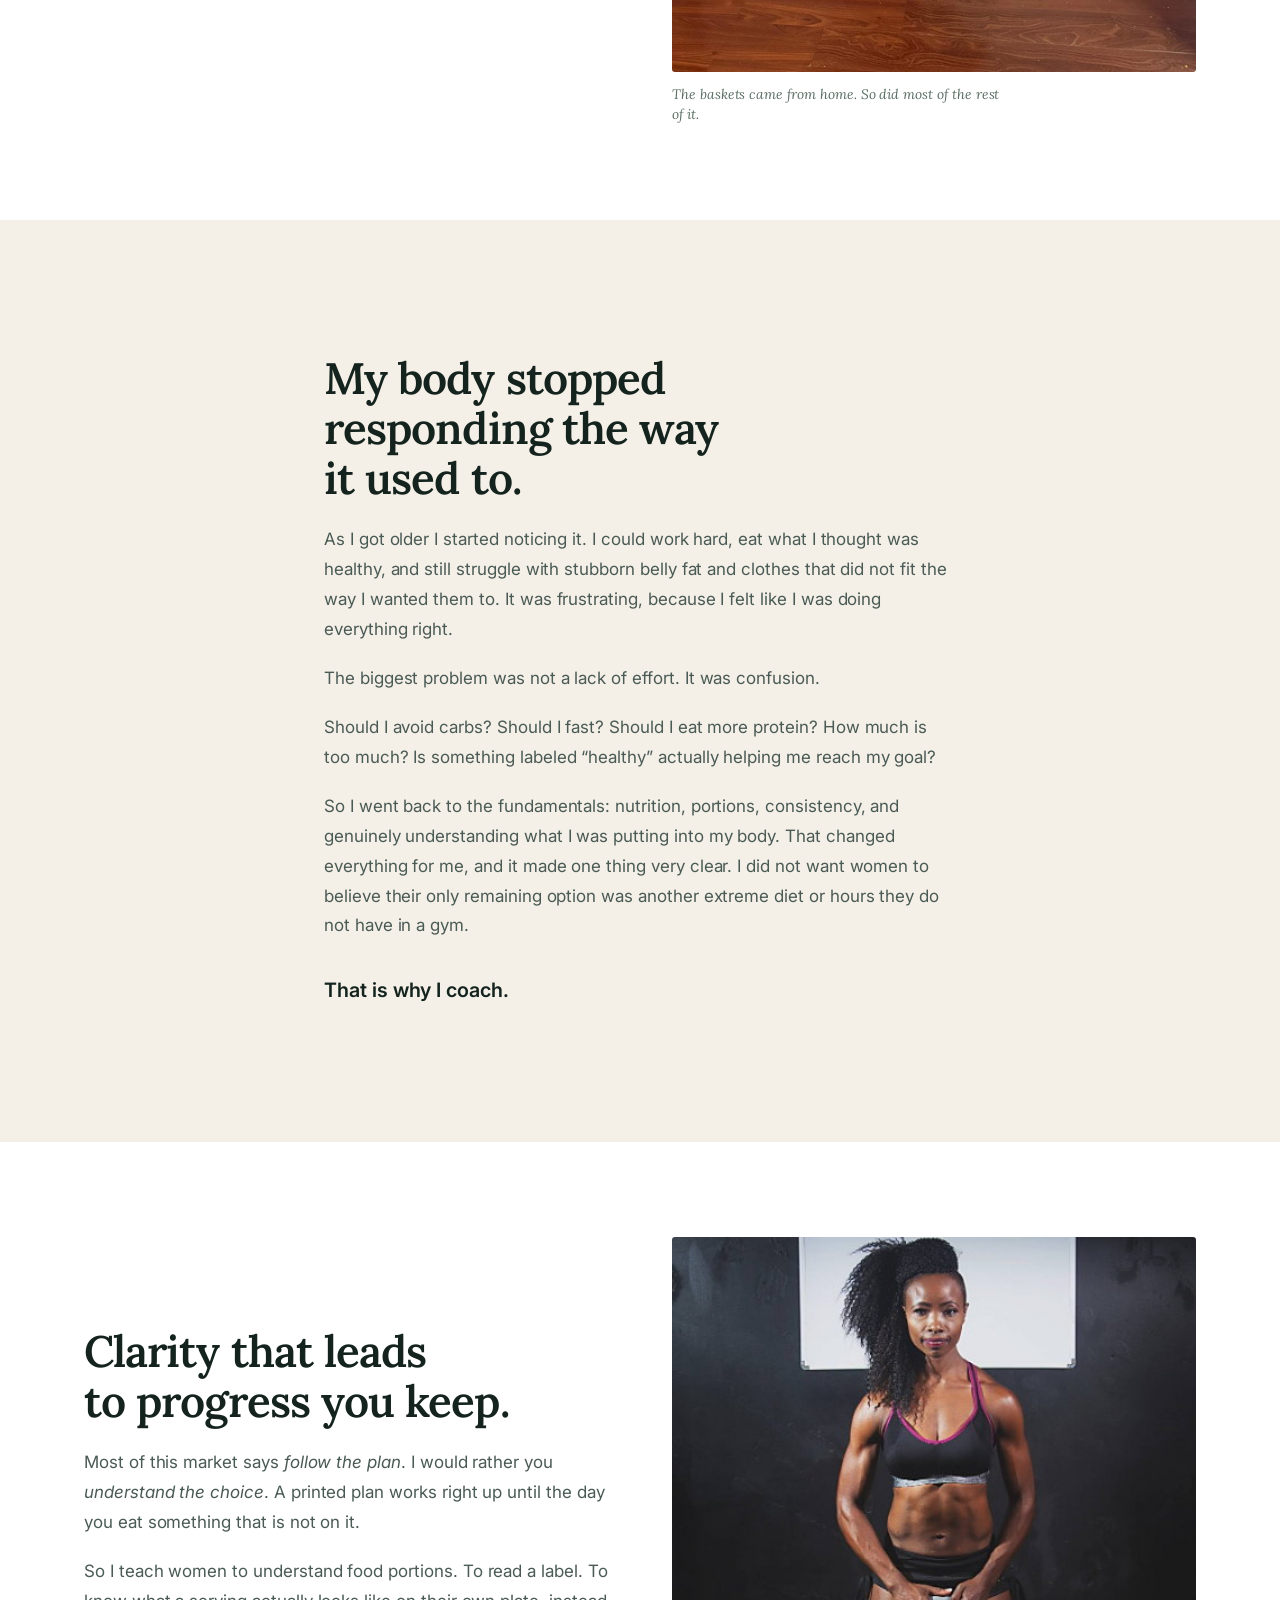
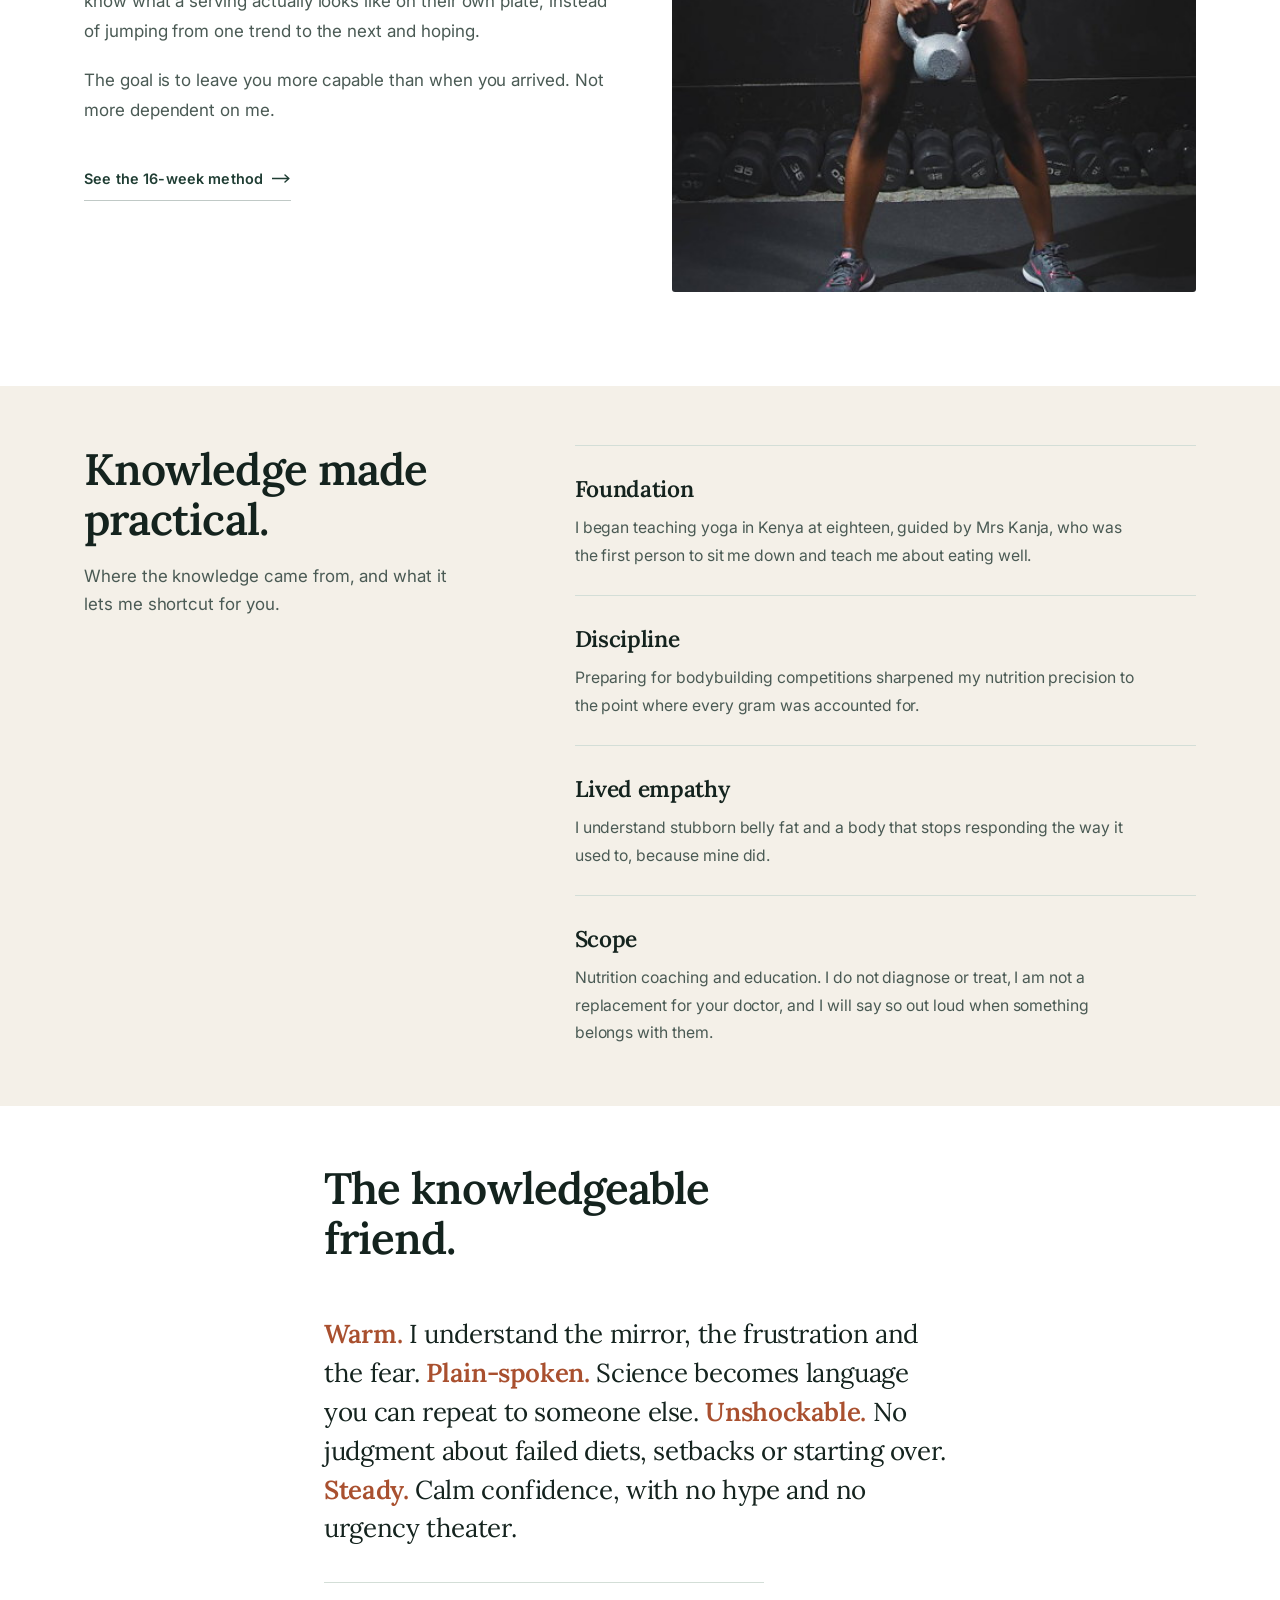
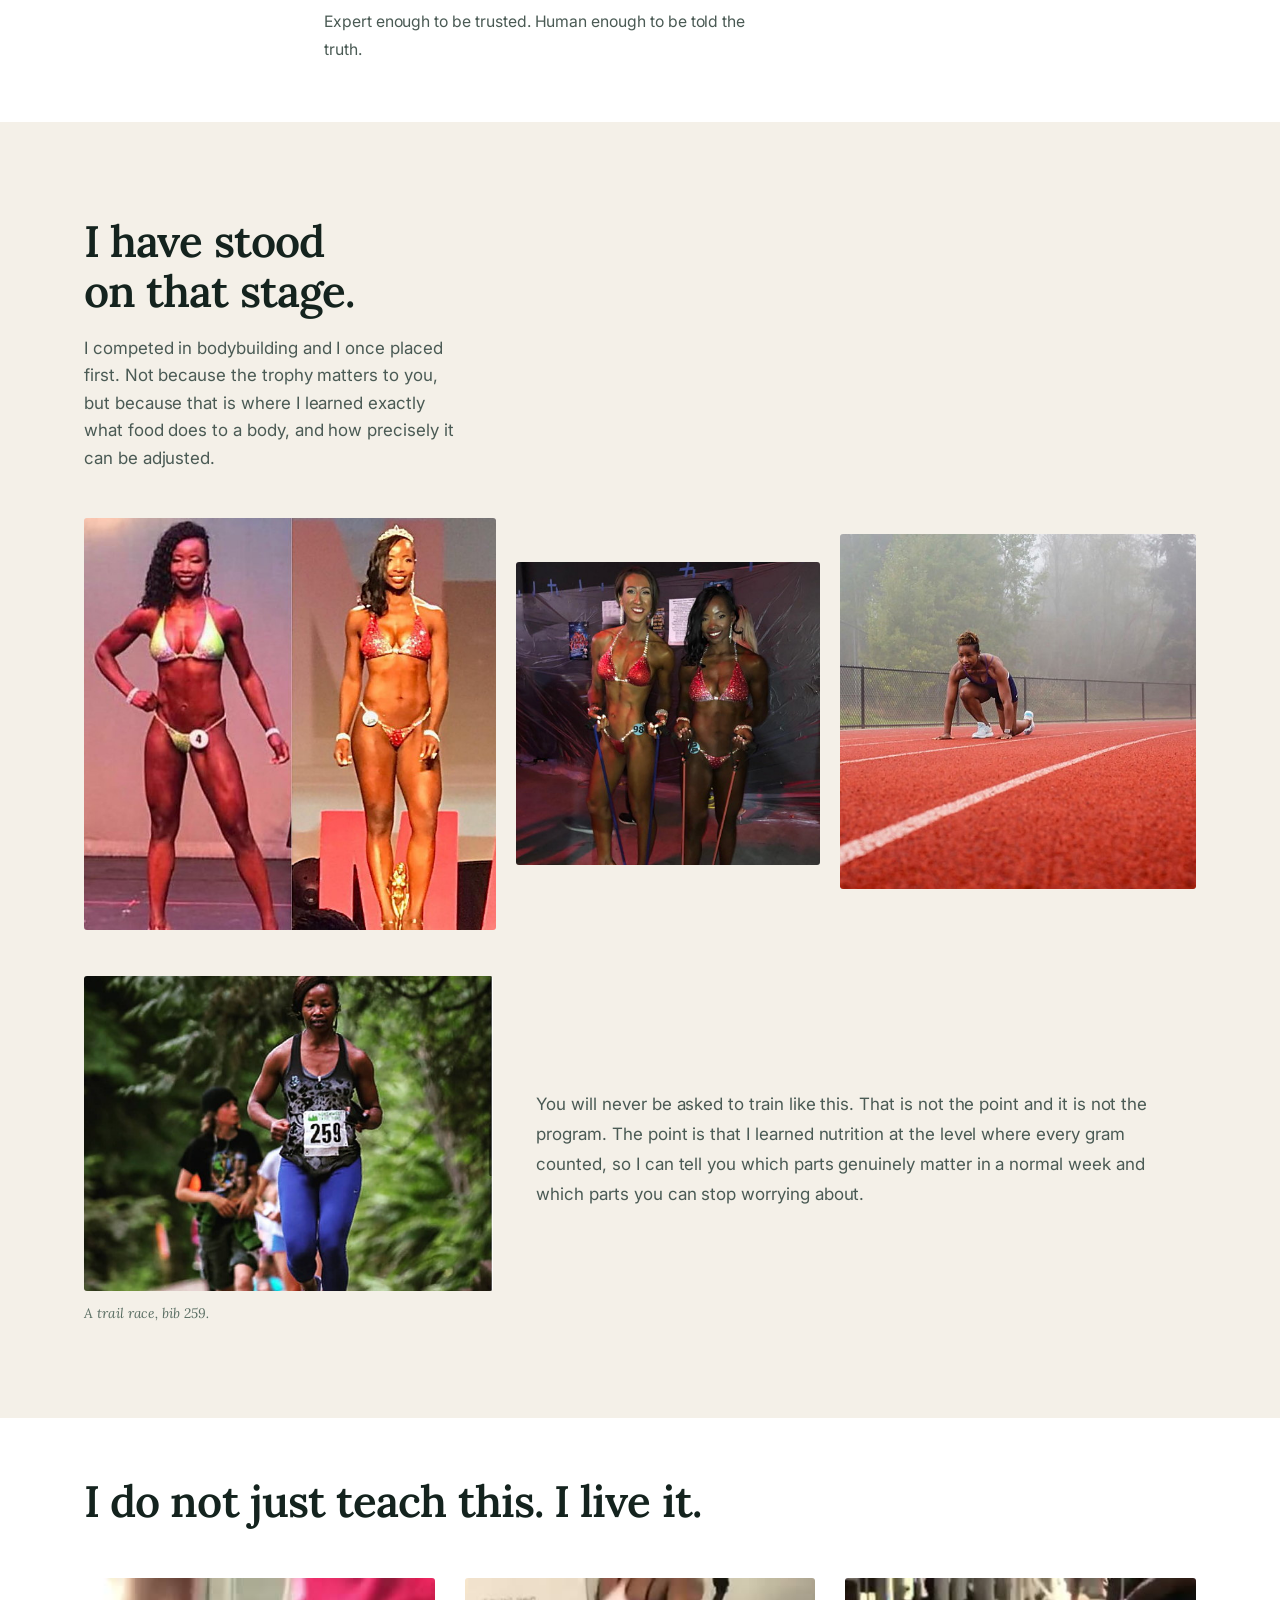
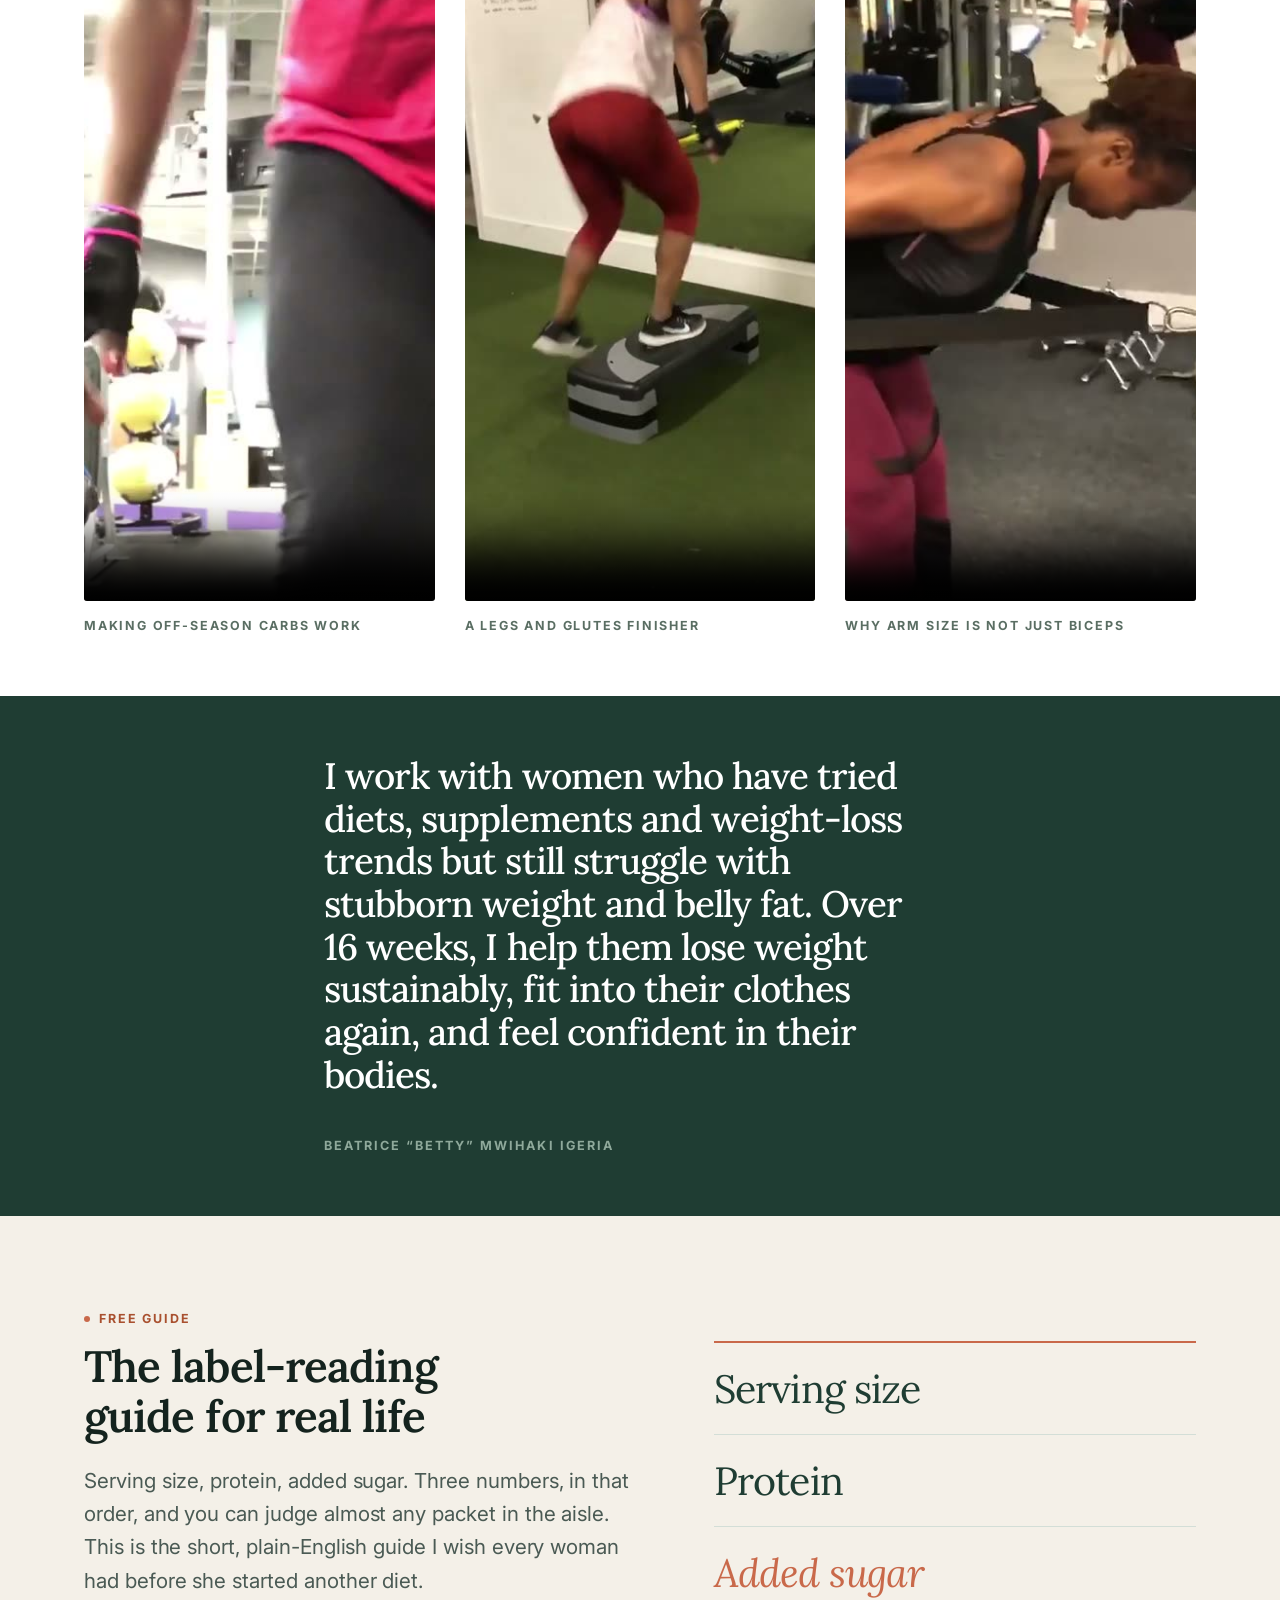
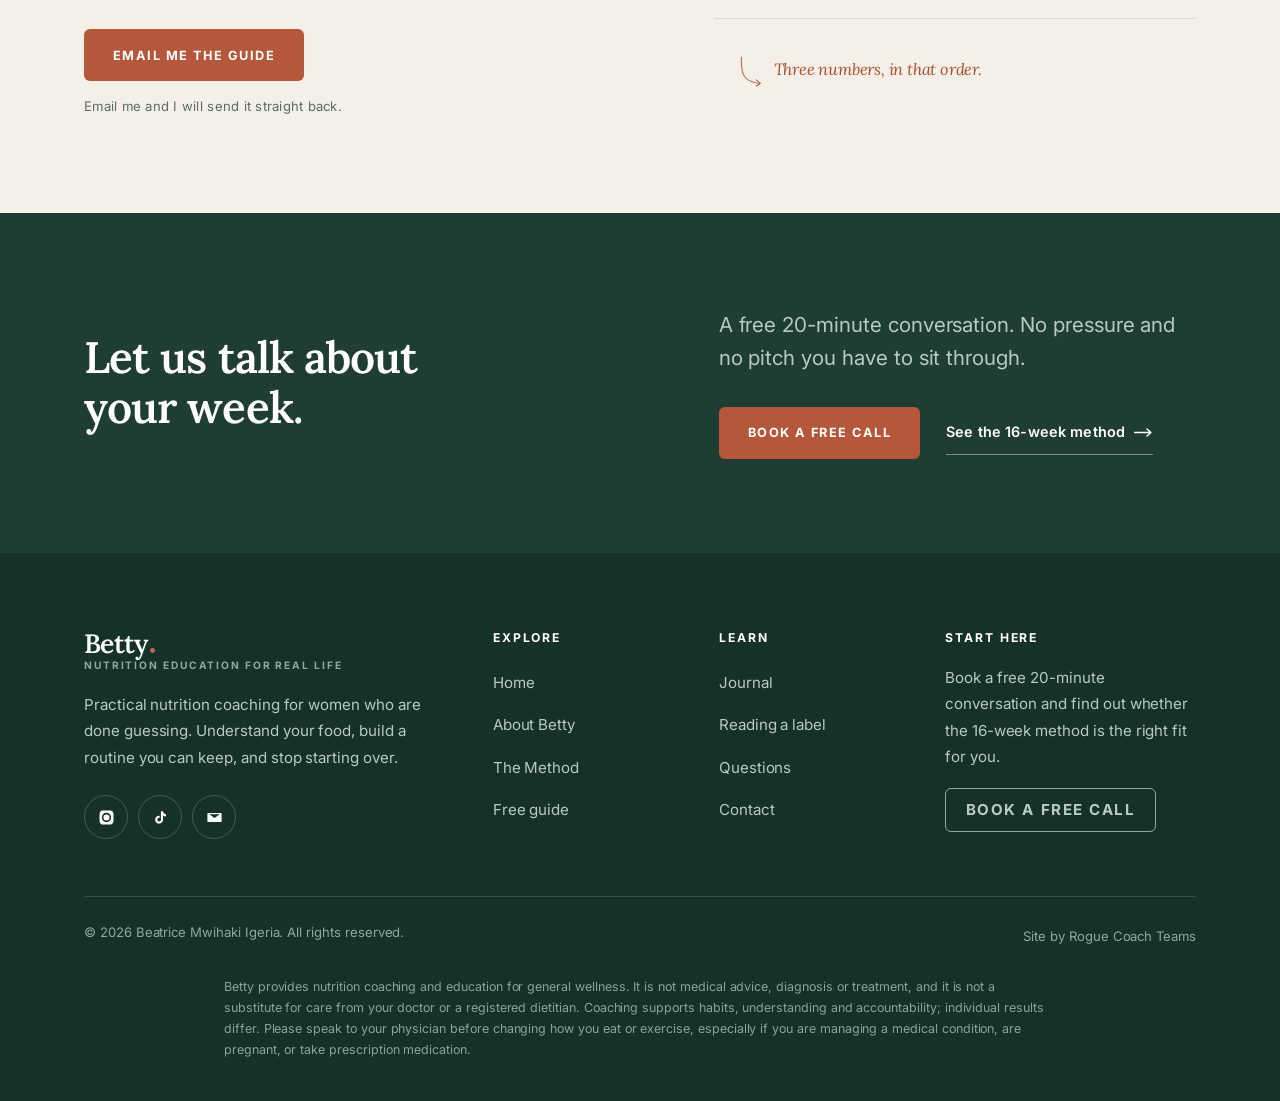
<file: about.html>
<!doctype html>
<html lang="en">
<head>
<meta charset="utf-8">
<meta name="viewport" content="width=device-width, initial-scale=1">
<title>About Betty Mwihaki | Nutrition Coach for Women</title>
<meta name="description" content="Betty began teaching yoga in Kenya at eighteen and went on to compete in bodybuilding. Today she coaches women who have tried everything to understand their food and lose weight sustainably.">
<link rel="canonical" href="https://harryroguecoachteams-cmd.github.io/betty-mwihaki/about.html">
<meta name="theme-color" content="#1F3D33">
<meta name="robots" content="index,follow,max-image-preview:large">
<meta property="og:site_name" content="Betty | Nutrition education for real life">
<meta property="og:locale" content="en_US">
<meta property="og:title" content="About Betty Mwihaki | Nutrition Coach for Women">
<meta property="og:description" content="Betty began teaching yoga in Kenya at eighteen and went on to compete in bodybuilding. Today she coaches women who have tried everything to understand their food and lose weight sustainably.">
<meta property="og:type" content="profile">
<meta property="og:url" content="https://harryroguecoachteams-cmd.github.io/betty-mwihaki/about.html">
<meta property="og:image" content="https://harryroguecoachteams-cmd.github.io/betty-mwihaki/assets/og.jpg">
<meta property="og:image:width" content="1200">
<meta property="og:image:height" content="630">
<meta property="og:image:alt" content="Betty. Stop guessing what to eat. Start understanding your food.">
<meta name="twitter:card" content="summary_large_image">
<meta name="twitter:title" content="About Betty Mwihaki | Nutrition Coach for Women">
<meta name="twitter:description" content="Betty began teaching yoga in Kenya at eighteen and went on to compete in bodybuilding. Today she coaches women who have tried everything to understand their food and lose weight sustainably.">
<meta name="twitter:image" content="https://harryroguecoachteams-cmd.github.io/betty-mwihaki/assets/og.jpg">
<script type="application/ld+json">{"@context":"https://schema.org","@graph":[{"@type":"Person","@id":"https://harryroguecoachteams-cmd.github.io/betty-mwihaki/#betty","name":"Beatrice Mwihaki Igeria","alternateName":"Betty Mwihaki","jobTitle":"Weight loss and nutrition coach","url":"https://harryroguecoachteams-cmd.github.io/betty-mwihaki/about.html","image":"https://harryroguecoachteams-cmd.github.io/betty-mwihaki/assets/img/betty-portrait.jpg","email":"mailto:beatricemwihaki@yahoo.com","description":"Betty coaches women who have tried diets, supplements and weight-loss trends and still struggle with stubborn weight and belly fat. She began teaching yoga in Kenya at eighteen and went on to compete in bodybuilding.","knowsAbout":["Nutrition education","Portion sizes","Reading nutrition labels","Sustainable weight loss","Habit and accountability coaching"],"sameAs":["https://www.instagram.com/betty_mwihaki/","https://www.tiktok.com/@betty_fit8"]},{"@type":"AboutPage","@id":"https://harryroguecoachteams-cmd.github.io/betty-mwihaki/about.html#webpage","url":"https://harryroguecoachteams-cmd.github.io/betty-mwihaki/about.html","isPartOf":{"@id":"https://harryroguecoachteams-cmd.github.io/betty-mwihaki/#website"},"mainEntity":{"@id":"https://harryroguecoachteams-cmd.github.io/betty-mwihaki/#betty"}}]}</script>
<link rel="preconnect" href="https://fonts.googleapis.com">
<link rel="preconnect" href="https://fonts.gstatic.com" crossorigin>
<link href="https://fonts.googleapis.com/css2?family=Inter:wght@300..700&family=Lora:ital,wght@0,400..700;1,400..700&display=swap" rel="stylesheet">
<link rel="stylesheet" href="assets/style.css">
<link rel="icon" href="assets/favicon.svg" type="image/svg+xml">
<link rel="apple-touch-icon" href="assets/favicon.svg">
<script>document.documentElement.classList.add('js');window.addEventListener('error',function(){document.documentElement.classList.remove('js')},true);</script>
</head>
<body>
<a class="skip" href="#main">Skip to content</a>

<div class="announce">
  <b>Free guide</b> &nbsp;The label-reading guide for real life.
  <a href="index.html#guide">Get your copy</a>
</div>

<header class="site-header">
  <div class="nav-scrim" id="navScrim"></div>
  <div class="header-inner">
    <a class="logo" href="index.html" aria-label="Betty, nutrition education for real life">
      <span class="logo-name">Betty<span class="pt"></span></span>
      <span class="logo-sub">Nutrition education for real life</span>
    </a>
    <button class="nav-toggle" id="navToggle" aria-label="Menu" aria-expanded="false" aria-controls="nav">
      <span></span><span></span><span></span>
    </button>
    <nav class="nav" id="nav" aria-label="Main">
      <a href="about.html" class="active">About</a>
      <a href="services.html">The Method</a>
      <a href="blog.html">Journal</a>
      <a href="shop.html">Free guide</a>
      <a class="btn btn-clay btn-sm" href="contact.html#book">Start here</a>
    </nav>
  </div>
</header>

<main id="main">

<section class="phero">
  <div class="wrap wide">
    <div class="phero-grid">
      <div>
        <h1 data-rv="lines"><span class="ln"><span>I know what precision</span></span>
        <span class="ln"><span>looks like.</span></span>
        <span class="ln"><span>Real life is not</span></span>
        <span class="ln"><span>a bodybuilding stage.</span></span></h1>
        <p class="lede">I am Betty. I teach women to understand their food, so
        the next choice is obvious and the progress keeps going after I am out of
        the picture.</p>
        <div class="actions"><a class="btn btn-clay " href="contact.html#book">Book a free call</a></div>
      </div>
      <div><div class="imgwrap tall dn" style="--ar:4/4.5"><img src="assets/img/betty-portrait.jpg" alt="Betty smiling in a Strength tee, beside a framed photograph of herself competing" fetchpriority="high" decoding="async"></div></div>
    </div>
  </div>
</section>

<section class="s">
  <div class="wrap">
    <div class="split">
      <div class="split-copy">
        <h2 data-rv><span class="ln"><span>It started with yoga</span></span>
        <span class="ln"><span>in Kenya, at eighteen.</span></span></h2>
        <p>I found health and fitness young. After finishing high school
        in Kenya I began teaching yoga classes under the mentorship of Mrs Kanja,
        who was the first person to sit me down and teach me about eating well.</p>
        <p>After I moved to the States I trained under several coaches
        as I prepared for bodybuilding competitions. That is where precision
        nutrition stopped being a theory for me. I learned what food actually
        does: how varieties and amounts can be adjusted to reach a specific goal
        in a specific body.</p>
        <p>I competed. I once placed first. What stayed with me was not
        the trophy. It was realizing how much of what I had been taught about
        food before that point was noise.</p>
        <p class="note"><svg class="tick" viewBox="0 0 26 38" fill="none" aria-hidden="true"><path d="M1.6 1.4c-.2 9.6.5 16.5 2.5 21 2.4 5.4 8.2 8.8 19.4 10.3" stroke="currentColor" stroke-width="1.3" stroke-linecap="round"/><path d="M19.2 28.4L24 32.3l-4.6 3.3" stroke="currentColor" stroke-width="1.3" stroke-linecap="round" stroke-linejoin="round"/></svg><span>What stayed with me was not the trophy.</span></p>
      </div>
      <div class="split-media"><figure class="fig drop"><div class="imgwrap " style="--ar:0.70/1"><img src="assets/img/betty-red.jpg" alt="Standing against a pale wall hung with woven sisal baskets, in a red dress" loading="lazy" decoding="async"></div><figcaption>The baskets came from home. So did most of the rest of it.</figcaption></figure></div>
    </div>
  </div>
</section>

<section class="s bg-oat airy">
  <div class="wrap narrow">
    <h2 data-rv><span class="ln"><span>My body stopped</span></span>
        <span class="ln"><span>responding the way</span></span>
        <span class="ln"><span>it used to.</span></span></h2>
    <p>As I got older I started noticing it. I could work hard, eat what I
    thought was healthy, and still struggle with stubborn belly fat and clothes
    that did not fit the way I wanted them to. It was frustrating, because I felt
    like I was doing everything right.</p>
    <p>The biggest problem was not a lack of effort. It was confusion.</p>
    <p>Should I avoid carbs? Should I fast? Should I eat more protein? How
    much is too much? Is something labeled &ldquo;healthy&rdquo; actually helping me reach
    my goal?</p>
    <p>So I went back to the fundamentals: nutrition, portions, consistency,
    and genuinely understanding what I was putting into my body. That changed
    everything for me, and it made one thing very clear. I did not want women to
    believe their only remaining option was another extreme diet or hours they do
    not have in a gym.</p>
    <p class="big-p"><strong>That is why I coach.</strong></p>
  </div>
</section>

<section class="s">
  <div class="wrap">
    <div class="split reverse">
      <div class="split-media"><div class="imgwrap tall"><img src="assets/img/betty-kettlebell.jpg" alt="Betty holding a kettlebell in a training studio" loading="lazy" decoding="async"></div></div>
      <div class="split-copy">
        <h2 data-rv><span class="ln"><span>Clarity that leads</span></span>
        <span class="ln"><span>to progress you keep.</span></span></h2>
        <p>Most of this market says <em>follow the plan</em>. I would rather
        you <em>understand the choice</em>. A printed plan works right up until the
        day you eat something that is not on it.</p>
        <p>So I teach women to understand food portions. To read a label.
        To know what a serving actually looks like on their own plate, instead of
        jumping from one trend to the next and hoping.</p>
        <p>The goal is to leave you more capable than when you arrived.
        Not more dependent on me.</p>
        <div class="actions"><a class="tlink" href="services.html">See the 16-week method<svg class="ar" viewBox="0 0 19 9" fill="none" aria-hidden="true"><path d="M0 4.5h16.5M13 1l3.9 3.5L13 8" stroke="currentColor" stroke-width="1.4" stroke-linecap="round" stroke-linejoin="round"/></svg></a></div>
      </div>
    </div>
  </div>
</section>

<section class="s tight bg-oat">
  <div class="wrap">
    <div class="ed">
      <div class="ed-head">
        <h2 data-rv><span class="ln"><span>Knowledge made</span></span>
        <span class="ln"><span>practical.</span></span></h2>
        <p class="lede">Where the knowledge came from, and what it lets me
        shortcut for you.</p>
      </div>
      <div class="ed-body">
        <dl class="deflist" data-rv>
          <dt>Foundation</dt>
          <dd>I began teaching yoga in Kenya at eighteen, guided by Mrs Kanja,
          who was the first person to sit me down and teach me about eating
          well.</dd>
          <dt>Discipline</dt>
          <dd>Preparing for bodybuilding competitions sharpened my nutrition
          precision to the point where every gram was accounted for.</dd>
          <dt>Lived empathy</dt>
          <dd>I understand stubborn belly fat and a body that stops responding
          the way it used to, because mine did.</dd>
          <dt>Scope</dt>
          <dd>Nutrition coaching and education. I do not diagnose or treat, I am
          not a replacement for your doctor, and I will say so out loud when
          something belongs with them.</dd>
        </dl>
      </div>
    </div>
  </div>
</section>

<section class="s tight">
  <div class="wrap narrow">
    <h2 class="mb-l" data-rv><span class="ln"><span>The knowledgeable</span></span>
        <span class="ln"><span>friend.</span></span></h2>
    <p class="run" data-rv><b>Warm.</b> I understand the mirror, the
    frustration and the fear. <b>Plain-spoken.</b> Science becomes language you
    can repeat to someone else. <b>Unshockable.</b> No judgment about failed
    diets, setbacks or starting over. <b>Steady.</b> Calm confidence, with no
    hype and no urgency theater.</p>
    <p class="run-after">Expert enough to be trusted. Human enough to be told
    the truth.</p>
  </div>
</section>

<section class="s bg-oat">
  <div class="wrap">
    <div class="ed">
      <div class="ed-head">
        <h2 data-rv><span class="ln"><span>I have stood</span></span>
        <span class="ln"><span>on that stage.</span></span></h2>
        <p class="lede">I competed in bodybuilding and I once placed first. Not
        because the trophy matters to you, but because that is where I learned
        exactly what food does to a body, and how precisely it can be adjusted.</p>
      </div>
    </div>
    <div class="uneven">
      <div class="imgwrap u1" style="--ar:1/1"><img src="assets/img/betty-stage.jpg" alt="Betty competing on stage at a bodybuilding show" loading="lazy" decoding="async"></div><div class="imgwrap u2" style="--ar:1/1"><img src="assets/img/betty-backstage.jpg" alt="Betty warming up backstage before a competition" loading="lazy" decoding="async"></div><div class="imgwrap u3" style="--ar:1/1"><img src="assets/img/betty-track.jpg" alt="Betty at the start line of a running track" loading="lazy" decoding="async"></div>
    </div>
    <div class="pair">
      <figure class="fig "><div class="imgwrap " style="--ar:1.3/1"><img src="assets/img/betty-race.jpg" alt="Running a trail race with other runners on the path behind" loading="lazy" decoding="async"></div><figcaption>A trail race, bib 259.</figcaption></figure>
      <p class="narrow-p">You will never be asked to train like this. That is not
      the point and it is not the program. The point is that I learned nutrition
      at the level where every gram counted, so I can tell you which parts
      genuinely matter in a normal week and which parts you can stop worrying
      about.</p>
    </div>
  </div>
</section>

<section class="s tight">
  <div class="wrap">
    <h2 class="mb-l" data-rv><span class="ln"><span>I do not just teach this. I live it.</span></span></h2>
    <div class="reels">
      <figure class="reel"><video controls preload="none" playsinline poster="assets/img/betty-carbs-poster.jpg">
        <source src="assets/video/betty-carbs.mp4" type="video/mp4"></video>
        <figcaption>Making off-season carbs work</figcaption></figure>
      <figure class="reel"><video controls preload="none" playsinline poster="assets/img/betty-hiit-poster.jpg">
        <source src="assets/video/betty-hiit.mp4" type="video/mp4"></video>
        <figcaption>A legs and glutes finisher</figcaption></figure>
      <figure class="reel"><video controls preload="none" playsinline poster="assets/img/betty-triceps-poster.jpg">
        <source src="assets/video/betty-triceps.mp4" type="video/mp4"></video>
        <figcaption>Why arm size is not just biceps</figcaption></figure>
    </div>
  </div>
</section>

<section class="s bg-forest tight">
  <div class="wrap narrow">
    <p class="big light" data-rv>
      I work with women who have tried diets, supplements and weight-loss trends
      but still struggle with stubborn weight and belly fat. Over 16 weeks, I
      help them lose weight sustainably, fit into their clothes again, and feel
      confident in their bodies.
    </p>
    <p class="sig">Beatrice &ldquo;Betty&rdquo; Mwihaki Igeria</p>
  </div>
</section>

<section class="s guide" id="guide">
  <div class="wrap">
    <div class="split lean">
      <div class="split-copy">
        <p class="eyebrow">Free guide</p>
        <h2><span class="ln"><span>The label-reading</span></span>
        <span class="ln"><span>guide for real life</span></span></h2>
        <p class="lede">Serving size, protein, added sugar. Three numbers, in
        that order, and you can judge almost any packet in the aisle. This is the
        short, plain-English guide I wish every woman had before she started
        another diet.</p>
        <div class="actions"><a class="btn btn-clay " href="mailto:beatricemwihaki@yahoo.com?subject=The%20label-reading%20guide%20for%20real%20life">Email me the guide</a></div>
        <p class="form-note">Email me and I will send it straight back.</p>
      </div>
      <div class="split-media">
        <div class="three" aria-hidden="true">
          <p>Serving size</p>
          <p>Protein</p>
          <p>Added sugar</p>
        </div>
        <p class="note"><svg class="tick" viewBox="0 0 26 38" fill="none" aria-hidden="true"><path d="M1.6 1.4c-.2 9.6.5 16.5 2.5 21 2.4 5.4 8.2 8.8 19.4 10.3" stroke="currentColor" stroke-width="1.3" stroke-linecap="round"/><path d="M19.2 28.4L24 32.3l-4.6 3.3" stroke="currentColor" stroke-width="1.3" stroke-linecap="round" stroke-linejoin="round"/></svg><span>Three numbers, in that order.</span></p>
      </div>
    </div>
  </div>
</section>

<section class="cta">
  <div class="wrap">
    <div class="cta-grid">
      <h2><span class="ln"><span>Let us talk about</span></span>
        <span class="ln"><span>your week.</span></span></h2>
      <div>
        <p class="lede">A free 20-minute conversation. No pressure and no pitch you have to sit through.</p>
        <div class="actions">
          <a class="btn btn-clay " href="contact.html#book">Book a free call</a>
          <a class="tlink" href="services.html">See the 16-week method<svg class="ar" viewBox="0 0 19 9" fill="none" aria-hidden="true"><path d="M0 4.5h16.5M13 1l3.9 3.5L13 8" stroke="currentColor" stroke-width="1.4" stroke-linecap="round" stroke-linejoin="round"/></svg></a>
        </div>
      </div>
    </div>
  </div>
</section>
</main>

<footer class="site-footer">
  <div class="wrap">
    <div class="footer-grid">
      <div>
        <div class="logo footer-logo">
          <span class="logo-name">Betty<span class="pt"></span></span>
          <span class="logo-sub">Nutrition education for real life</span>
        </div>
        <p style="margin-top:20px;max-width:340px">
          Practical nutrition coaching for women who are done guessing.
          Understand your food, build a routine you can keep, and stop
          starting over.
        </p>
        <div class="socials">
          <a href="https://www.instagram.com/betty_mwihaki/" target="_blank" rel="noopener" aria-label="Instagram"><svg viewBox="0 0 24 24" aria-hidden="true"><path d="M12 2.2c3.2 0 3.6 0 4.9.07 1.2.05 1.8.25 2.2.42.6.22 1 .48 1.4.9.4.4.7.8.9 1.4.2.4.4 1 .4 2.2.1 1.3.1 1.7.1 4.9s0 3.6-.1 4.9c0 1.2-.2 1.8-.4 2.2-.2.6-.5 1-.9 1.4-.4.4-.8.7-1.4.9-.4.2-1 .4-2.2.4-1.3.1-1.7.1-4.9.1s-3.6 0-4.9-.1c-1.2 0-1.8-.2-2.2-.4-.6-.2-1-.5-1.4-.9-.4-.4-.7-.8-.9-1.4-.2-.4-.4-1-.4-2.2C2.2 15.6 2.2 15.2 2.2 12s0-3.6.1-4.9c0-1.2.2-1.8.4-2.2.2-.6.5-1 .9-1.4.4-.4.8-.7 1.4-.9.4-.2 1-.4 2.2-.4C8.4 2.2 8.8 2.2 12 2.2zm0 3.2A6.6 6.6 0 1 0 18.6 12 6.6 6.6 0 0 0 12 5.4zm0 10.9A4.3 4.3 0 1 1 16.3 12 4.3 4.3 0 0 1 12 16.3zm6.9-11a1.55 1.55 0 1 1-1.55-1.55A1.55 1.55 0 0 1 18.9 5.3z"/></svg></a>
          <a href="https://www.tiktok.com/@betty_fit8" target="_blank" rel="noopener" aria-label="TikTok"><svg viewBox="0 0 24 24" aria-hidden="true"><path d="M16.6 5.8a4.3 4.3 0 0 1-1-2.8h-3v12.2a2.6 2.6 0 1 1-1.8-2.5V9.6a5.6 5.6 0 1 0 4.8 5.6V9.3a7.3 7.3 0 0 0 4.3 1.4V7.7a4.3 4.3 0 0 1-3.3-1.9z"/></svg></a>
          <a href="mailto:beatricemwihaki@yahoo.com" aria-label="Email Betty"><svg viewBox="0 0 24 24" aria-hidden="true"><path d="M3 5.5h18c.55 0 1 .45 1 1v11c0 .55-.45 1-1 1H3c-.55 0-1-.45-1-1v-11c0-.55.45-1 1-1zm1.6 2L12 12.6l7.4-5.1H4.6z"/></svg></a>
        </div>
      </div>
      <div>
        <h4>Explore</h4>
        <ul>
          <li><a href="index.html">Home</a></li>
          <li><a href="about.html">About Betty</a></li>
          <li><a href="services.html">The Method</a></li>
          <li><a href="shop.html">Free guide</a></li>
        </ul>
      </div>
      <div>
        <h4>Learn</h4>
        <ul>
          <li><a href="blog.html">Journal</a></li>
          <li><a href="read-a-nutrition-label.html">Reading a label</a></li>
          <li><a href="services.html#faq">Questions</a></li>
          <li><a href="contact.html">Contact</a></li>
        </ul>
      </div>
      <div>
        <h4>Start here</h4>
        <p>Book a free 20-minute conversation and find out whether the 16-week
        method is the right fit for you.</p>
        <a class="btn btn-ghost btn-sm auto" href="contact.html#book">Book a free call</a>
      </div>
    </div>
    <div class="footer-bottom">
      <span>&copy; <span data-year>2026</span> Beatrice Mwihaki Igeria. All rights reserved.</span>
      <span>Site by <a href="https://roguecoachteams.com" target="_blank" rel="noopener">Rogue Coach Teams</a></span>
    </div>
  </div>
</footer>

<div class="disclaimer">
  <div class="wrap">
    Betty provides nutrition coaching and education for general wellness. It is
    not medical advice, diagnosis or treatment, and it is not a substitute for
    care from your doctor or a registered dietitian. Coaching supports habits,
    understanding and accountability; individual results differ. Please speak to
    your physician before changing how you eat or exercise, especially if you
    are managing a medical condition, are pregnant, or take prescription
    medication.
  </div>
</div>

<script src="assets/site.js" defer></script>
</body>
</html>
</file>
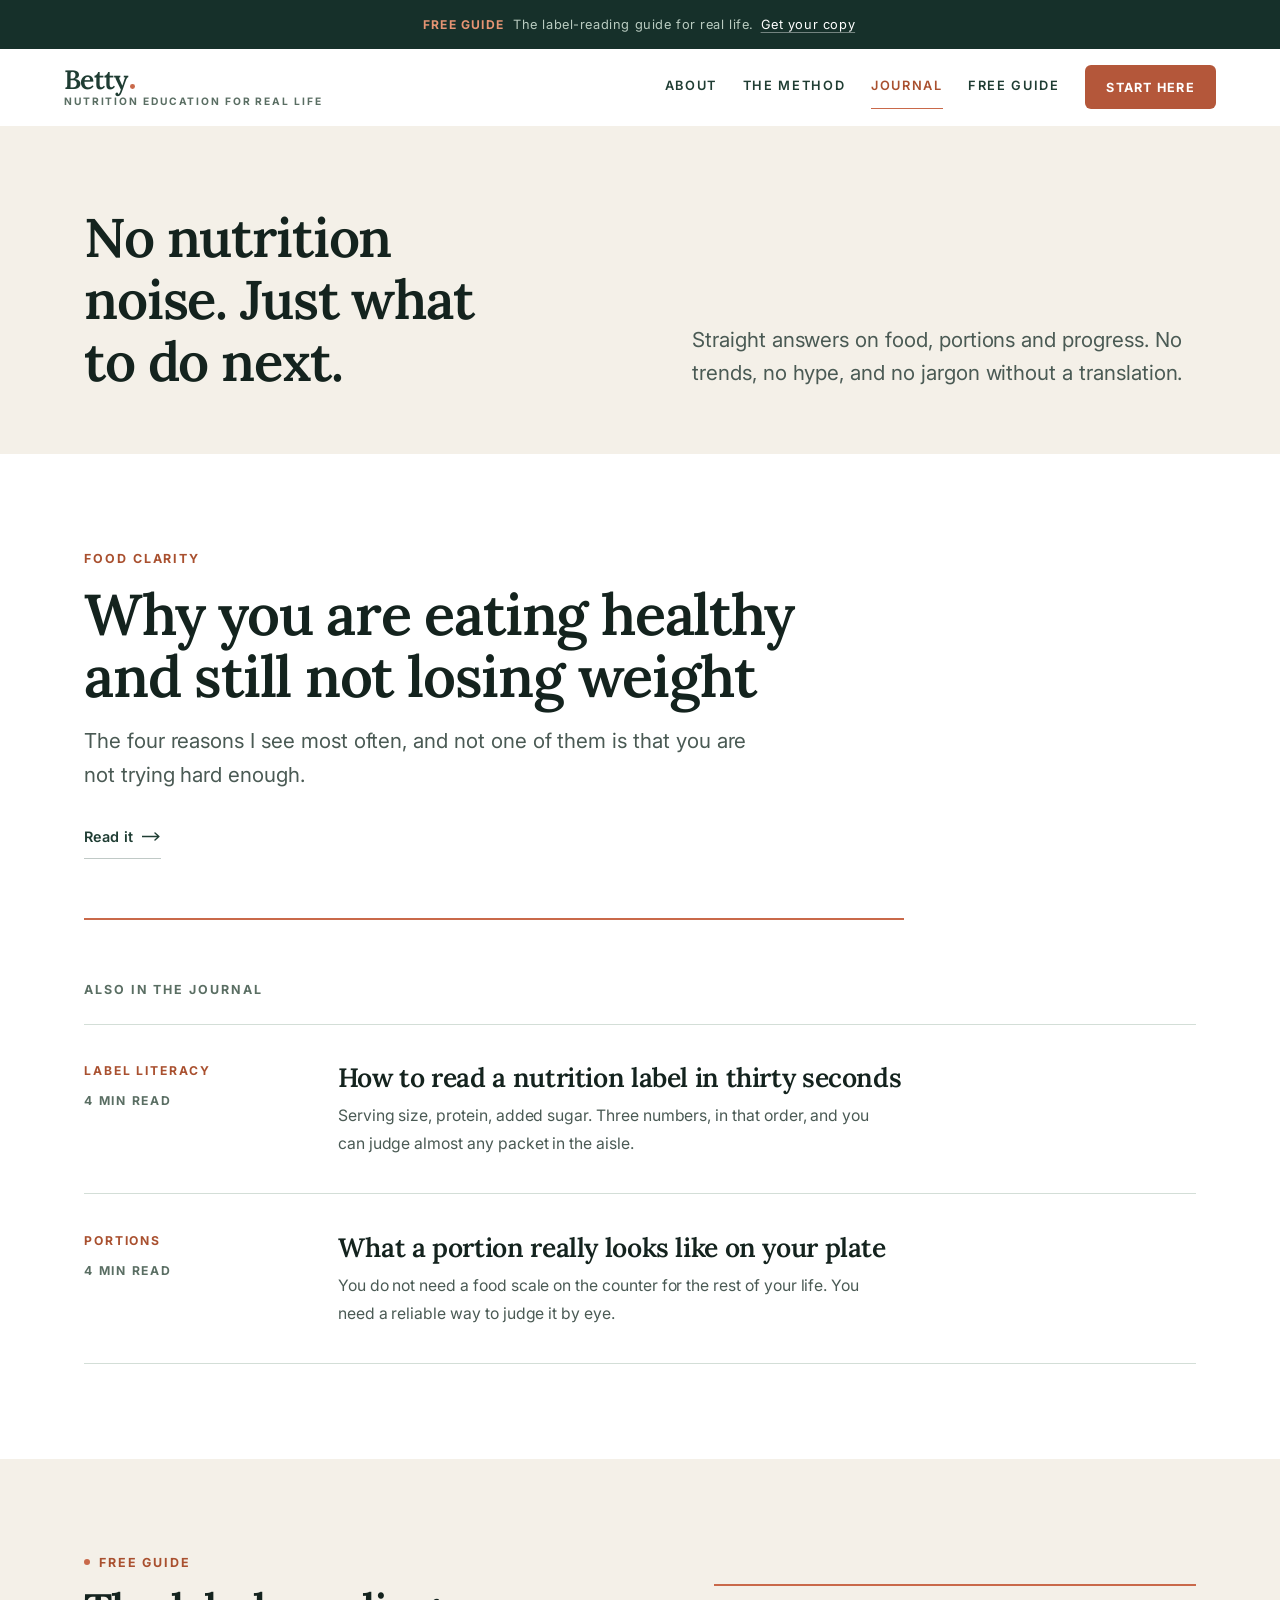
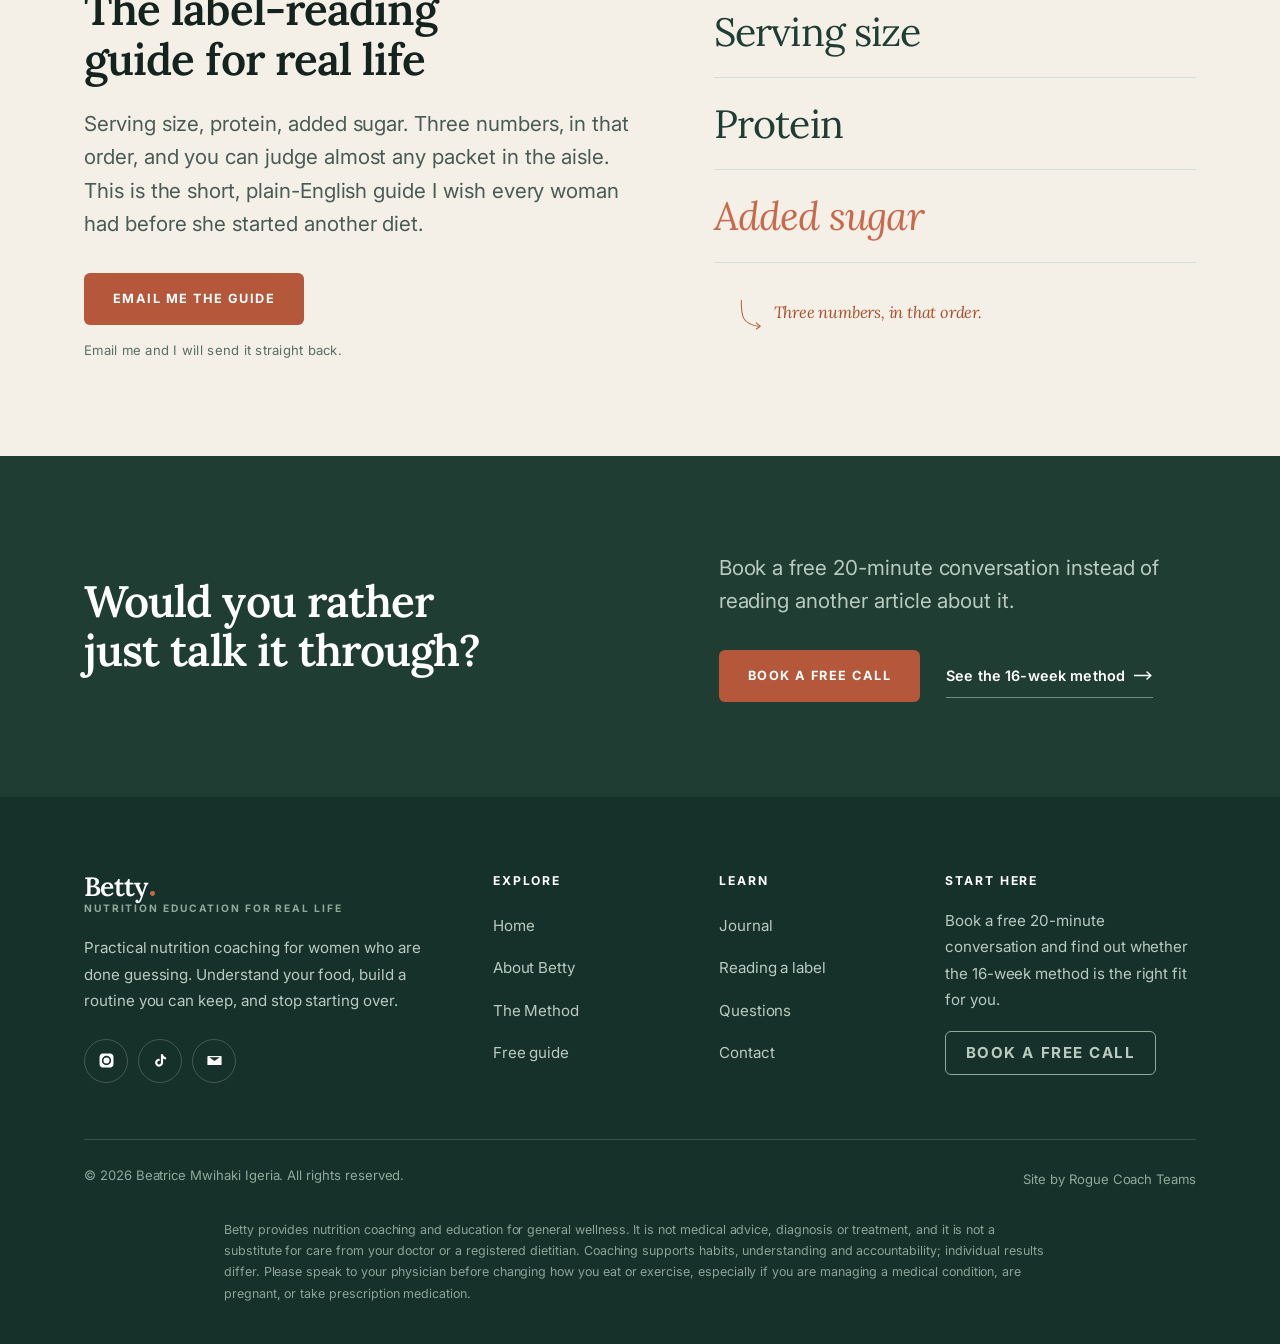
<file: blog.html>
<!doctype html>
<html lang="en">
<head>
<meta charset="utf-8">
<meta name="viewport" content="width=device-width, initial-scale=1">
<title>Nutrition Journal | Food, Portions and Weight Loss, in Plain English</title>
<meta name="description" content="Straight answers on food, portions and sustainable weight loss, written for women who are done guessing.">
<link rel="canonical" href="https://harryroguecoachteams-cmd.github.io/betty-mwihaki/blog.html">
<meta name="theme-color" content="#1F3D33">
<meta name="robots" content="index,follow,max-image-preview:large">
<meta property="og:site_name" content="Betty | Nutrition education for real life">
<meta property="og:locale" content="en_US">
<meta property="og:title" content="Nutrition Journal | Food, Portions and Weight Loss, in Plain English">
<meta property="og:description" content="Straight answers on food, portions and sustainable weight loss, written for women who are done guessing.">
<meta property="og:type" content="website">
<meta property="og:url" content="https://harryroguecoachteams-cmd.github.io/betty-mwihaki/blog.html">
<meta property="og:image" content="https://harryroguecoachteams-cmd.github.io/betty-mwihaki/assets/og.jpg">
<meta property="og:image:width" content="1200">
<meta property="og:image:height" content="630">
<meta property="og:image:alt" content="Betty. Stop guessing what to eat. Start understanding your food.">
<meta name="twitter:card" content="summary_large_image">
<meta name="twitter:title" content="Nutrition Journal | Food, Portions and Weight Loss, in Plain English">
<meta name="twitter:description" content="Straight answers on food, portions and sustainable weight loss, written for women who are done guessing.">
<meta name="twitter:image" content="https://harryroguecoachteams-cmd.github.io/betty-mwihaki/assets/og.jpg">
<script type="application/ld+json">{"@context":"https://schema.org","@graph":[{"@type":"Person","@id":"https://harryroguecoachteams-cmd.github.io/betty-mwihaki/#betty","name":"Beatrice Mwihaki Igeria","alternateName":"Betty Mwihaki","jobTitle":"Weight loss and nutrition coach","url":"https://harryroguecoachteams-cmd.github.io/betty-mwihaki/about.html","image":"https://harryroguecoachteams-cmd.github.io/betty-mwihaki/assets/img/betty-portrait.jpg","email":"mailto:beatricemwihaki@yahoo.com","description":"Betty coaches women who have tried diets, supplements and weight-loss trends and still struggle with stubborn weight and belly fat. She began teaching yoga in Kenya at eighteen and went on to compete in bodybuilding.","knowsAbout":["Nutrition education","Portion sizes","Reading nutrition labels","Sustainable weight loss","Habit and accountability coaching"],"sameAs":["https://www.instagram.com/betty_mwihaki/","https://www.tiktok.com/@betty_fit8"]},{"@type":"Blog","@id":"https://harryroguecoachteams-cmd.github.io/betty-mwihaki/blog.html#blog","url":"https://harryroguecoachteams-cmd.github.io/betty-mwihaki/blog.html","name":"The journal","inLanguage":"en-US","publisher":{"@id":"https://harryroguecoachteams-cmd.github.io/betty-mwihaki/#betty"},"blogPost":[{"@id":"https://harryroguecoachteams-cmd.github.io/betty-mwihaki/eating-healthy-not-losing-weight.html#article"},{"@id":"https://harryroguecoachteams-cmd.github.io/betty-mwihaki/read-a-nutrition-label.html#article"},{"@id":"https://harryroguecoachteams-cmd.github.io/betty-mwihaki/what-a-portion-looks-like.html#article"}]},{"@type":"BlogPosting","@id":"https://harryroguecoachteams-cmd.github.io/betty-mwihaki/eating-healthy-not-losing-weight.html#article","headline":"Why you are eating healthy and still not losing weight","description":"You changed how you eat and the scale has not moved. Here are the four most common reasons, from a nutrition coach: portion size, the whole week, protein, and the restart cycle.","datePublished":"2026-09-07","dateModified":"2026-09-07","author":{"@id":"https://harryroguecoachteams-cmd.github.io/betty-mwihaki/#betty"},"publisher":{"@id":"https://harryroguecoachteams-cmd.github.io/betty-mwihaki/#betty"},"mainEntityOfPage":"https://harryroguecoachteams-cmd.github.io/betty-mwihaki/eating-healthy-not-losing-weight.html","url":"https://harryroguecoachteams-cmd.github.io/betty-mwihaki/eating-healthy-not-losing-weight.html","image":"https://harryroguecoachteams-cmd.github.io/betty-mwihaki/assets/og.jpg","articleSection":"Food clarity","inLanguage":"en-US","isPartOf":{"@id":"https://harryroguecoachteams-cmd.github.io/betty-mwihaki/blog.html#blog"},"wordCount":879},{"@type":"BlogPosting","@id":"https://harryroguecoachteams-cmd.github.io/betty-mwihaki/read-a-nutrition-label.html#article","headline":"How to read a nutrition label in thirty seconds","description":"A plain English method for reading a nutrition label fast: serving size first, then protein, then added sugars, then the first three ingredients.","datePublished":"2026-09-07","dateModified":"2026-09-07","author":{"@id":"https://harryroguecoachteams-cmd.github.io/betty-mwihaki/#betty"},"publisher":{"@id":"https://harryroguecoachteams-cmd.github.io/betty-mwihaki/#betty"},"mainEntityOfPage":"https://harryroguecoachteams-cmd.github.io/betty-mwihaki/read-a-nutrition-label.html","url":"https://harryroguecoachteams-cmd.github.io/betty-mwihaki/read-a-nutrition-label.html","image":"https://harryroguecoachteams-cmd.github.io/betty-mwihaki/assets/og.jpg","articleSection":"Label literacy","inLanguage":"en-US","isPartOf":{"@id":"https://harryroguecoachteams-cmd.github.io/betty-mwihaki/blog.html#blog"},"wordCount":800},{"@type":"BlogPosting","@id":"https://harryroguecoachteams-cmd.github.io/betty-mwihaki/what-a-portion-looks-like.html#article","headline":"What a portion really looks like on your plate","description":"How to judge a portion without weighing every meal, using your own hands and your own plates, plus the three places portions usually go wrong.","datePublished":"2026-09-07","dateModified":"2026-09-07","author":{"@id":"https://harryroguecoachteams-cmd.github.io/betty-mwihaki/#betty"},"publisher":{"@id":"https://harryroguecoachteams-cmd.github.io/betty-mwihaki/#betty"},"mainEntityOfPage":"https://harryroguecoachteams-cmd.github.io/betty-mwihaki/what-a-portion-looks-like.html","url":"https://harryroguecoachteams-cmd.github.io/betty-mwihaki/what-a-portion-looks-like.html","image":"https://harryroguecoachteams-cmd.github.io/betty-mwihaki/assets/og.jpg","articleSection":"Portions","inLanguage":"en-US","isPartOf":{"@id":"https://harryroguecoachteams-cmd.github.io/betty-mwihaki/blog.html#blog"},"wordCount":704}]}</script>
<link rel="preconnect" href="https://fonts.googleapis.com">
<link rel="preconnect" href="https://fonts.gstatic.com" crossorigin>
<link href="https://fonts.googleapis.com/css2?family=Inter:wght@300..700&family=Lora:ital,wght@0,400..700;1,400..700&display=swap" rel="stylesheet">
<link rel="stylesheet" href="assets/style.css">
<link rel="icon" href="assets/favicon.svg" type="image/svg+xml">
<link rel="apple-touch-icon" href="assets/favicon.svg">
<script>document.documentElement.classList.add('js');window.addEventListener('error',function(){document.documentElement.classList.remove('js')},true);</script>
</head>
<body>
<a class="skip" href="#main">Skip to content</a>

<div class="announce">
  <b>Free guide</b> &nbsp;The label-reading guide for real life.
  <a href="index.html#guide">Get your copy</a>
</div>

<header class="site-header">
  <div class="nav-scrim" id="navScrim"></div>
  <div class="header-inner">
    <a class="logo" href="index.html" aria-label="Betty, nutrition education for real life">
      <span class="logo-name">Betty<span class="pt"></span></span>
      <span class="logo-sub">Nutrition education for real life</span>
    </a>
    <button class="nav-toggle" id="navToggle" aria-label="Menu" aria-expanded="false" aria-controls="nav">
      <span></span><span></span><span></span>
    </button>
    <nav class="nav" id="nav" aria-label="Main">
      <a href="about.html">About</a>
      <a href="services.html">The Method</a>
      <a href="blog.html" class="active">Journal</a>
      <a href="shop.html">Free guide</a>
      <a class="btn btn-clay btn-sm" href="contact.html#book">Start here</a>
    </nav>
  </div>
</header>

<main id="main">

<section class="phero type">
  <div class="wrap">
    <div class="type-hero">
      <h1 data-rv="lines"><span class="ln"><span>No nutrition</span></span>
        <span class="ln"><span>noise. Just what</span></span>
        <span class="ln"><span>to do next.</span></span></h1>
      <div>
        <p class="lede">Straight answers on food, portions and progress. No
        trends, no hype, and no jargon without a translation.</p>
      </div>
    </div>
  </div>
</section>

<section class="s">
  <div class="wrap">
    <article class="lead-story" data-rv>
      <p class="cat">Food clarity</p>
      <h2><a href="eating-healthy-not-losing-weight.html">Why you are eating healthy and still not losing weight</a></h2>
      <p class="lede">The four reasons I see most often, and not one of them is that you are not trying hard enough.</p>
      <a class="tlink" href="eating-healthy-not-losing-weight.html">Read it<svg class="ar" viewBox="0 0 19 9" fill="none" aria-hidden="true"><path d="M0 4.5h16.5M13 1l3.9 3.5L13 8" stroke="currentColor" stroke-width="1.4" stroke-linecap="round" stroke-linejoin="round"/></svg></a>
    </article>
    <p class="k-head">Also in the journal</p>
    <div class="library">
      <article class="entry">
        <div class="e-k">
          <p class="cat">Label literacy</p>
          <span class="more">4 min read</span>
        </div>
        <div>
          <h3><a href="read-a-nutrition-label.html">How to read a nutrition label in thirty seconds</a></h3>
          <p>Serving size, protein, added sugar. Three numbers, in that order, and you can judge almost any packet in the aisle.</p>
        </div>
      </article>
      <article class="entry">
        <div class="e-k">
          <p class="cat">Portions</p>
          <span class="more">4 min read</span>
        </div>
        <div>
          <h3><a href="what-a-portion-looks-like.html">What a portion really looks like on your plate</a></h3>
          <p>You do not need a food scale on the counter for the rest of your life. You need a reliable way to judge it by eye.</p>
        </div>
      </article>
    </div>
  </div>
</section>

<section class="s guide" id="guide">
  <div class="wrap">
    <div class="split lean">
      <div class="split-copy">
        <p class="eyebrow">Free guide</p>
        <h2><span class="ln"><span>The label-reading</span></span>
        <span class="ln"><span>guide for real life</span></span></h2>
        <p class="lede">Serving size, protein, added sugar. Three numbers, in
        that order, and you can judge almost any packet in the aisle. This is the
        short, plain-English guide I wish every woman had before she started
        another diet.</p>
        <div class="actions"><a class="btn btn-clay " href="mailto:beatricemwihaki@yahoo.com?subject=The%20label-reading%20guide%20for%20real%20life">Email me the guide</a></div>
        <p class="form-note">Email me and I will send it straight back.</p>
      </div>
      <div class="split-media">
        <div class="three" aria-hidden="true">
          <p>Serving size</p>
          <p>Protein</p>
          <p>Added sugar</p>
        </div>
        <p class="note"><svg class="tick" viewBox="0 0 26 38" fill="none" aria-hidden="true"><path d="M1.6 1.4c-.2 9.6.5 16.5 2.5 21 2.4 5.4 8.2 8.8 19.4 10.3" stroke="currentColor" stroke-width="1.3" stroke-linecap="round"/><path d="M19.2 28.4L24 32.3l-4.6 3.3" stroke="currentColor" stroke-width="1.3" stroke-linecap="round" stroke-linejoin="round"/></svg><span>Three numbers, in that order.</span></p>
      </div>
    </div>
  </div>
</section>

<section class="cta">
  <div class="wrap">
    <div class="cta-grid">
      <h2><span class="ln"><span>Would you rather</span></span>
        <span class="ln"><span>just talk it through?</span></span></h2>
      <div>
        <p class="lede">Book a free 20-minute conversation instead of reading another article about it.</p>
        <div class="actions">
          <a class="btn btn-clay " href="contact.html#book">Book a free call</a>
          <a class="tlink" href="services.html">See the 16-week method<svg class="ar" viewBox="0 0 19 9" fill="none" aria-hidden="true"><path d="M0 4.5h16.5M13 1l3.9 3.5L13 8" stroke="currentColor" stroke-width="1.4" stroke-linecap="round" stroke-linejoin="round"/></svg></a>
        </div>
      </div>
    </div>
  </div>
</section>
</main>

<footer class="site-footer">
  <div class="wrap">
    <div class="footer-grid">
      <div>
        <div class="logo footer-logo">
          <span class="logo-name">Betty<span class="pt"></span></span>
          <span class="logo-sub">Nutrition education for real life</span>
        </div>
        <p style="margin-top:20px;max-width:340px">
          Practical nutrition coaching for women who are done guessing.
          Understand your food, build a routine you can keep, and stop
          starting over.
        </p>
        <div class="socials">
          <a href="https://www.instagram.com/betty_mwihaki/" target="_blank" rel="noopener" aria-label="Instagram"><svg viewBox="0 0 24 24" aria-hidden="true"><path d="M12 2.2c3.2 0 3.6 0 4.9.07 1.2.05 1.8.25 2.2.42.6.22 1 .48 1.4.9.4.4.7.8.9 1.4.2.4.4 1 .4 2.2.1 1.3.1 1.7.1 4.9s0 3.6-.1 4.9c0 1.2-.2 1.8-.4 2.2-.2.6-.5 1-.9 1.4-.4.4-.8.7-1.4.9-.4.2-1 .4-2.2.4-1.3.1-1.7.1-4.9.1s-3.6 0-4.9-.1c-1.2 0-1.8-.2-2.2-.4-.6-.2-1-.5-1.4-.9-.4-.4-.7-.8-.9-1.4-.2-.4-.4-1-.4-2.2C2.2 15.6 2.2 15.2 2.2 12s0-3.6.1-4.9c0-1.2.2-1.8.4-2.2.2-.6.5-1 .9-1.4.4-.4.8-.7 1.4-.9.4-.2 1-.4 2.2-.4C8.4 2.2 8.8 2.2 12 2.2zm0 3.2A6.6 6.6 0 1 0 18.6 12 6.6 6.6 0 0 0 12 5.4zm0 10.9A4.3 4.3 0 1 1 16.3 12 4.3 4.3 0 0 1 12 16.3zm6.9-11a1.55 1.55 0 1 1-1.55-1.55A1.55 1.55 0 0 1 18.9 5.3z"/></svg></a>
          <a href="https://www.tiktok.com/@betty_fit8" target="_blank" rel="noopener" aria-label="TikTok"><svg viewBox="0 0 24 24" aria-hidden="true"><path d="M16.6 5.8a4.3 4.3 0 0 1-1-2.8h-3v12.2a2.6 2.6 0 1 1-1.8-2.5V9.6a5.6 5.6 0 1 0 4.8 5.6V9.3a7.3 7.3 0 0 0 4.3 1.4V7.7a4.3 4.3 0 0 1-3.3-1.9z"/></svg></a>
          <a href="mailto:beatricemwihaki@yahoo.com" aria-label="Email Betty"><svg viewBox="0 0 24 24" aria-hidden="true"><path d="M3 5.5h18c.55 0 1 .45 1 1v11c0 .55-.45 1-1 1H3c-.55 0-1-.45-1-1v-11c0-.55.45-1 1-1zm1.6 2L12 12.6l7.4-5.1H4.6z"/></svg></a>
        </div>
      </div>
      <div>
        <h4>Explore</h4>
        <ul>
          <li><a href="index.html">Home</a></li>
          <li><a href="about.html">About Betty</a></li>
          <li><a href="services.html">The Method</a></li>
          <li><a href="shop.html">Free guide</a></li>
        </ul>
      </div>
      <div>
        <h4>Learn</h4>
        <ul>
          <li><a href="blog.html">Journal</a></li>
          <li><a href="read-a-nutrition-label.html">Reading a label</a></li>
          <li><a href="services.html#faq">Questions</a></li>
          <li><a href="contact.html">Contact</a></li>
        </ul>
      </div>
      <div>
        <h4>Start here</h4>
        <p>Book a free 20-minute conversation and find out whether the 16-week
        method is the right fit for you.</p>
        <a class="btn btn-ghost btn-sm auto" href="contact.html#book">Book a free call</a>
      </div>
    </div>
    <div class="footer-bottom">
      <span>&copy; <span data-year>2026</span> Beatrice Mwihaki Igeria. All rights reserved.</span>
      <span>Site by <a href="https://roguecoachteams.com" target="_blank" rel="noopener">Rogue Coach Teams</a></span>
    </div>
  </div>
</footer>

<div class="disclaimer">
  <div class="wrap">
    Betty provides nutrition coaching and education for general wellness. It is
    not medical advice, diagnosis or treatment, and it is not a substitute for
    care from your doctor or a registered dietitian. Coaching supports habits,
    understanding and accountability; individual results differ. Please speak to
    your physician before changing how you eat or exercise, especially if you
    are managing a medical condition, are pregnant, or take prescription
    medication.
  </div>
</div>

<script src="assets/site.js" defer></script>
</body>
</html>
</file>
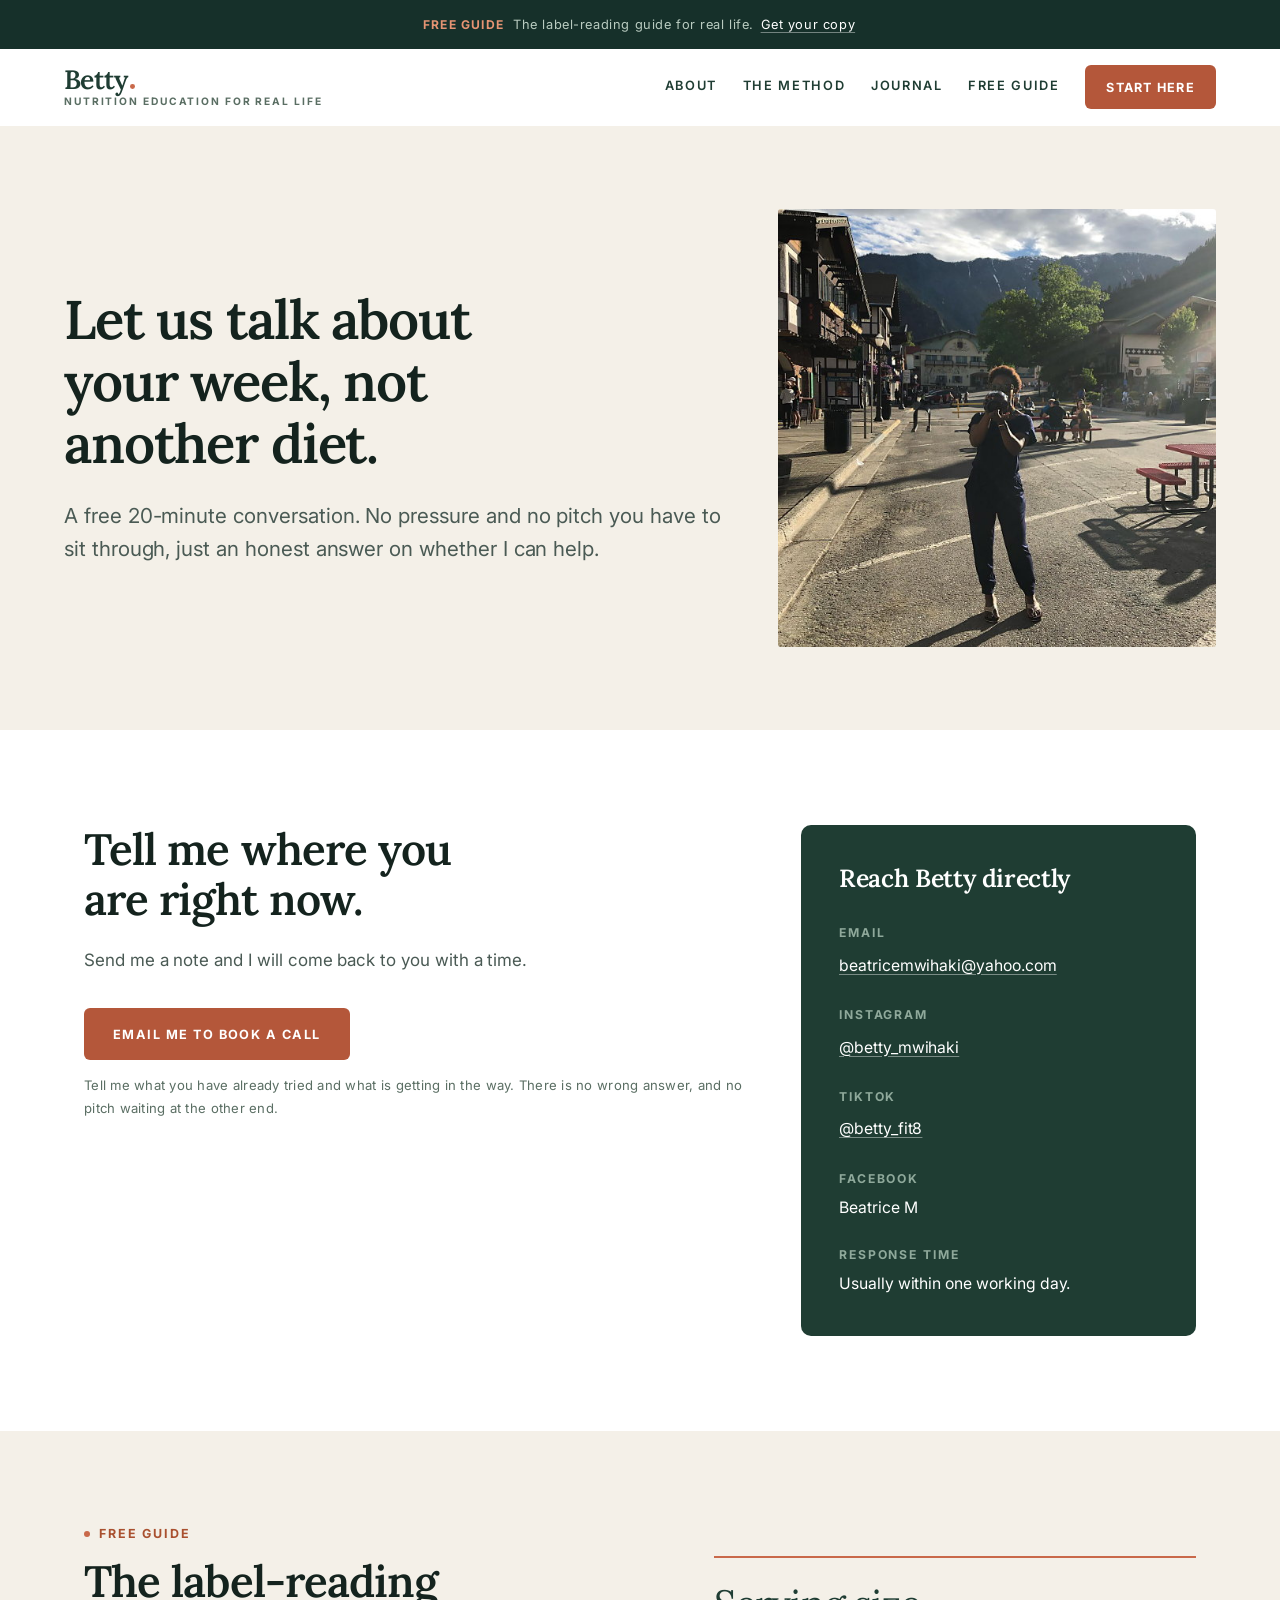
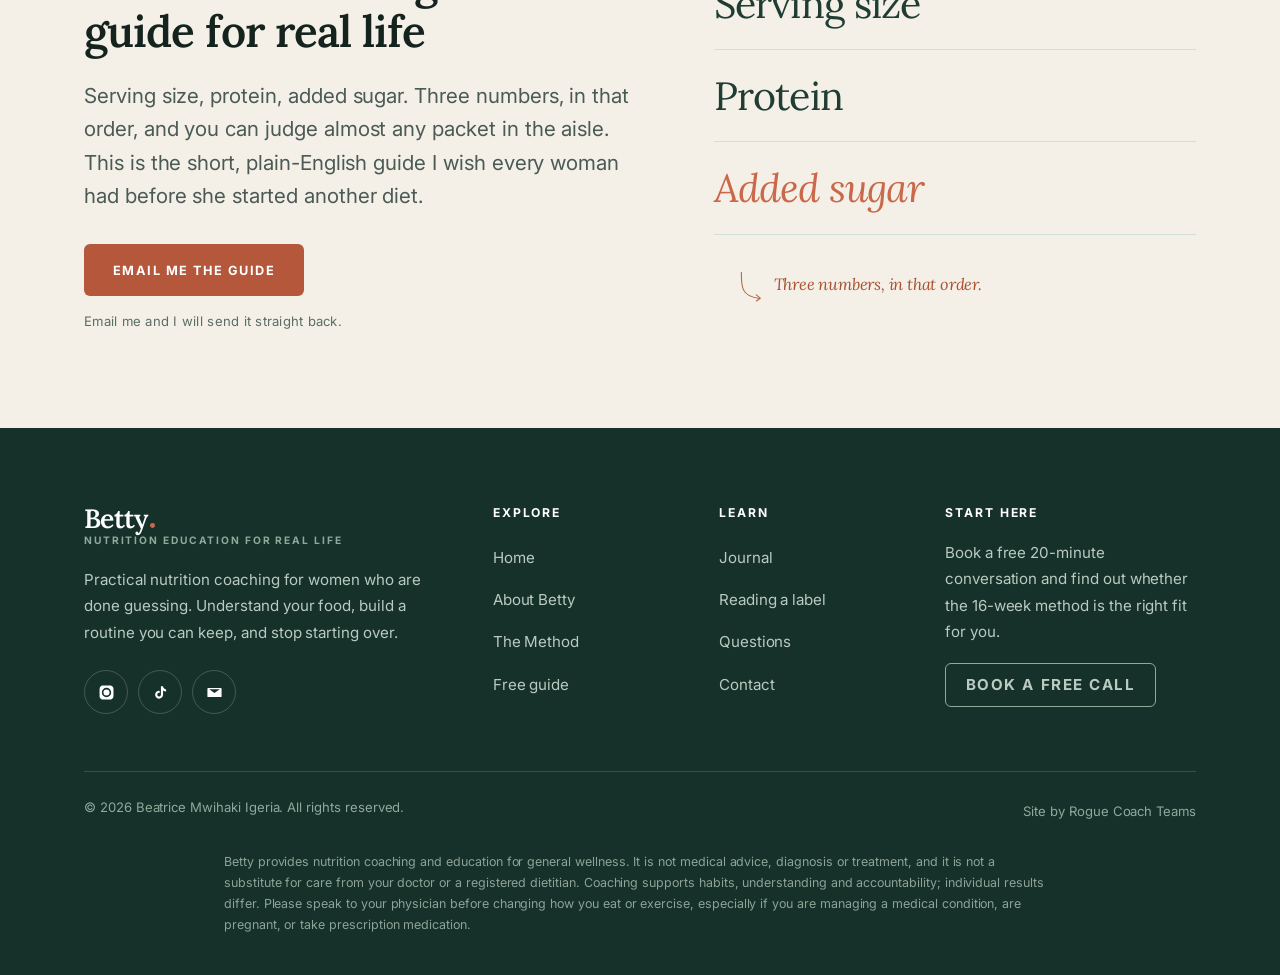
<file: contact.html>
<!doctype html>
<html lang="en">
<head>
<meta charset="utf-8">
<meta name="viewport" content="width=device-width, initial-scale=1">
<title>Book a Free Nutrition Consultation | Betty Mwihaki</title>
<meta name="description" content="Book a free 20-minute nutrition consultation with Betty. No pressure and no pitch, just an honest answer on whether coaching can help.">
<link rel="canonical" href="https://harryroguecoachteams-cmd.github.io/betty-mwihaki/contact.html">
<meta name="theme-color" content="#1F3D33">
<meta name="robots" content="index,follow,max-image-preview:large">
<meta property="og:site_name" content="Betty | Nutrition education for real life">
<meta property="og:locale" content="en_US">
<meta property="og:title" content="Book a Free Nutrition Consultation | Betty Mwihaki">
<meta property="og:description" content="Book a free 20-minute nutrition consultation with Betty. No pressure and no pitch, just an honest answer on whether coaching can help.">
<meta property="og:type" content="website">
<meta property="og:url" content="https://harryroguecoachteams-cmd.github.io/betty-mwihaki/contact.html">
<meta property="og:image" content="https://harryroguecoachteams-cmd.github.io/betty-mwihaki/assets/og.jpg">
<meta property="og:image:width" content="1200">
<meta property="og:image:height" content="630">
<meta property="og:image:alt" content="Betty. Stop guessing what to eat. Start understanding your food.">
<meta name="twitter:card" content="summary_large_image">
<meta name="twitter:title" content="Book a Free Nutrition Consultation | Betty Mwihaki">
<meta name="twitter:description" content="Book a free 20-minute nutrition consultation with Betty. No pressure and no pitch, just an honest answer on whether coaching can help.">
<meta name="twitter:image" content="https://harryroguecoachteams-cmd.github.io/betty-mwihaki/assets/og.jpg">
<script type="application/ld+json">{"@context":"https://schema.org","@graph":[{"@type":"Person","@id":"https://harryroguecoachteams-cmd.github.io/betty-mwihaki/#betty","name":"Beatrice Mwihaki Igeria","alternateName":"Betty Mwihaki","jobTitle":"Weight loss and nutrition coach","url":"https://harryroguecoachteams-cmd.github.io/betty-mwihaki/about.html","image":"https://harryroguecoachteams-cmd.github.io/betty-mwihaki/assets/img/betty-portrait.jpg","email":"mailto:beatricemwihaki@yahoo.com","description":"Betty coaches women who have tried diets, supplements and weight-loss trends and still struggle with stubborn weight and belly fat. She began teaching yoga in Kenya at eighteen and went on to compete in bodybuilding.","knowsAbout":["Nutrition education","Portion sizes","Reading nutrition labels","Sustainable weight loss","Habit and accountability coaching"],"sameAs":["https://www.instagram.com/betty_mwihaki/","https://www.tiktok.com/@betty_fit8"]},{"@type":"ContactPage","@id":"https://harryroguecoachteams-cmd.github.io/betty-mwihaki/contact.html#webpage","url":"https://harryroguecoachteams-cmd.github.io/betty-mwihaki/contact.html","isPartOf":{"@id":"https://harryroguecoachteams-cmd.github.io/betty-mwihaki/#website"},"about":{"@id":"https://harryroguecoachteams-cmd.github.io/betty-mwihaki/#betty"}}]}</script>
<link rel="preconnect" href="https://fonts.googleapis.com">
<link rel="preconnect" href="https://fonts.gstatic.com" crossorigin>
<link href="https://fonts.googleapis.com/css2?family=Inter:wght@300..700&family=Lora:ital,wght@0,400..700;1,400..700&display=swap" rel="stylesheet">
<link rel="stylesheet" href="assets/style.css">
<link rel="icon" href="assets/favicon.svg" type="image/svg+xml">
<link rel="apple-touch-icon" href="assets/favicon.svg">
<script>document.documentElement.classList.add('js');window.addEventListener('error',function(){document.documentElement.classList.remove('js')},true);</script>
</head>
<body>
<a class="skip" href="#main">Skip to content</a>

<div class="announce">
  <b>Free guide</b> &nbsp;The label-reading guide for real life.
  <a href="index.html#guide">Get your copy</a>
</div>

<header class="site-header">
  <div class="nav-scrim" id="navScrim"></div>
  <div class="header-inner">
    <a class="logo" href="index.html" aria-label="Betty, nutrition education for real life">
      <span class="logo-name">Betty<span class="pt"></span></span>
      <span class="logo-sub">Nutrition education for real life</span>
    </a>
    <button class="nav-toggle" id="navToggle" aria-label="Menu" aria-expanded="false" aria-controls="nav">
      <span></span><span></span><span></span>
    </button>
    <nav class="nav" id="nav" aria-label="Main">
      <a href="about.html">About</a>
      <a href="services.html">The Method</a>
      <a href="blog.html">Journal</a>
      <a href="shop.html">Free guide</a>
      <a class="btn btn-clay btn-sm" href="contact.html#book">Start here</a>
    </nav>
  </div>
</header>

<main id="main">

<section class="phero">
  <div class="wrap wide">
    <div class="phero-grid">
      <div>
        <h1 data-rv="lines"><span class="ln"><span>Let us talk about</span></span>
        <span class="ln"><span>your week, not</span></span>
        <span class="ln"><span>another diet.</span></span></h1>
        <p class="lede">A free 20-minute conversation. No pressure and no
        pitch you have to sit through, just an honest answer on whether I can
        help.</p>
      </div>
      <div><div class="imgwrap sq"><img src="assets/img/betty-street.jpg" alt="Betty out walking on a bright street" fetchpriority="high" decoding="async"></div></div>
    </div>
  </div>
</section>

<section class="s" id="book">
  <div class="wrap">
    <div class="contact-grid">
      <div>
        <h2 data-rv><span class="ln"><span>Tell me where you</span></span>
        <span class="ln"><span>are right now.</span></span></h2>
        <p>Send me a note and I will come back to you with a time.</p>
        <div class="actions"><a class="btn btn-clay " href="mailto:beatricemwihaki@yahoo.com?subject=A%20free%2020-minute%20consultation">Email me to book a call</a></div>
        <p class="form-note">Tell me what you have already tried and what is
        getting in the way. There is no wrong answer, and no pitch waiting at
        the other end.</p>
      </div>
      <aside class="info-block">
        <h3>Reach Betty directly</h3>
        <dl>
          <dt>Email</dt>
          <dd><a href="mailto:beatricemwihaki@yahoo.com">beatricemwihaki@yahoo.com</a></dd>
          <dt>Instagram</dt>
          <dd><a href="https://www.instagram.com/betty_mwihaki/" target="_blank" rel="noopener">@betty_mwihaki</a></dd>
          <dt>TikTok</dt>
          <dd><a href="https://www.tiktok.com/@betty_fit8" target="_blank" rel="noopener">@betty_fit8</a></dd>
          <dt>Facebook</dt>
          <dd>Beatrice M</dd>
          <dt>Response time</dt>
          <dd>Usually within one working day.</dd>
        </dl>
      </aside>
    </div>
  </div>
</section>

<section class="s guide" id="guide">
  <div class="wrap">
    <div class="split lean">
      <div class="split-copy">
        <p class="eyebrow">Free guide</p>
        <h2><span class="ln"><span>The label-reading</span></span>
        <span class="ln"><span>guide for real life</span></span></h2>
        <p class="lede">Serving size, protein, added sugar. Three numbers, in
        that order, and you can judge almost any packet in the aisle. This is the
        short, plain-English guide I wish every woman had before she started
        another diet.</p>
        <div class="actions"><a class="btn btn-clay " href="mailto:beatricemwihaki@yahoo.com?subject=The%20label-reading%20guide%20for%20real%20life">Email me the guide</a></div>
        <p class="form-note">Email me and I will send it straight back.</p>
      </div>
      <div class="split-media">
        <div class="three" aria-hidden="true">
          <p>Serving size</p>
          <p>Protein</p>
          <p>Added sugar</p>
        </div>
        <p class="note"><svg class="tick" viewBox="0 0 26 38" fill="none" aria-hidden="true"><path d="M1.6 1.4c-.2 9.6.5 16.5 2.5 21 2.4 5.4 8.2 8.8 19.4 10.3" stroke="currentColor" stroke-width="1.3" stroke-linecap="round"/><path d="M19.2 28.4L24 32.3l-4.6 3.3" stroke="currentColor" stroke-width="1.3" stroke-linecap="round" stroke-linejoin="round"/></svg><span>Three numbers, in that order.</span></p>
      </div>
    </div>
  </div>
</section>
</main>

<footer class="site-footer">
  <div class="wrap">
    <div class="footer-grid">
      <div>
        <div class="logo footer-logo">
          <span class="logo-name">Betty<span class="pt"></span></span>
          <span class="logo-sub">Nutrition education for real life</span>
        </div>
        <p style="margin-top:20px;max-width:340px">
          Practical nutrition coaching for women who are done guessing.
          Understand your food, build a routine you can keep, and stop
          starting over.
        </p>
        <div class="socials">
          <a href="https://www.instagram.com/betty_mwihaki/" target="_blank" rel="noopener" aria-label="Instagram"><svg viewBox="0 0 24 24" aria-hidden="true"><path d="M12 2.2c3.2 0 3.6 0 4.9.07 1.2.05 1.8.25 2.2.42.6.22 1 .48 1.4.9.4.4.7.8.9 1.4.2.4.4 1 .4 2.2.1 1.3.1 1.7.1 4.9s0 3.6-.1 4.9c0 1.2-.2 1.8-.4 2.2-.2.6-.5 1-.9 1.4-.4.4-.8.7-1.4.9-.4.2-1 .4-2.2.4-1.3.1-1.7.1-4.9.1s-3.6 0-4.9-.1c-1.2 0-1.8-.2-2.2-.4-.6-.2-1-.5-1.4-.9-.4-.4-.7-.8-.9-1.4-.2-.4-.4-1-.4-2.2C2.2 15.6 2.2 15.2 2.2 12s0-3.6.1-4.9c0-1.2.2-1.8.4-2.2.2-.6.5-1 .9-1.4.4-.4.8-.7 1.4-.9.4-.2 1-.4 2.2-.4C8.4 2.2 8.8 2.2 12 2.2zm0 3.2A6.6 6.6 0 1 0 18.6 12 6.6 6.6 0 0 0 12 5.4zm0 10.9A4.3 4.3 0 1 1 16.3 12 4.3 4.3 0 0 1 12 16.3zm6.9-11a1.55 1.55 0 1 1-1.55-1.55A1.55 1.55 0 0 1 18.9 5.3z"/></svg></a>
          <a href="https://www.tiktok.com/@betty_fit8" target="_blank" rel="noopener" aria-label="TikTok"><svg viewBox="0 0 24 24" aria-hidden="true"><path d="M16.6 5.8a4.3 4.3 0 0 1-1-2.8h-3v12.2a2.6 2.6 0 1 1-1.8-2.5V9.6a5.6 5.6 0 1 0 4.8 5.6V9.3a7.3 7.3 0 0 0 4.3 1.4V7.7a4.3 4.3 0 0 1-3.3-1.9z"/></svg></a>
          <a href="mailto:beatricemwihaki@yahoo.com" aria-label="Email Betty"><svg viewBox="0 0 24 24" aria-hidden="true"><path d="M3 5.5h18c.55 0 1 .45 1 1v11c0 .55-.45 1-1 1H3c-.55 0-1-.45-1-1v-11c0-.55.45-1 1-1zm1.6 2L12 12.6l7.4-5.1H4.6z"/></svg></a>
        </div>
      </div>
      <div>
        <h4>Explore</h4>
        <ul>
          <li><a href="index.html">Home</a></li>
          <li><a href="about.html">About Betty</a></li>
          <li><a href="services.html">The Method</a></li>
          <li><a href="shop.html">Free guide</a></li>
        </ul>
      </div>
      <div>
        <h4>Learn</h4>
        <ul>
          <li><a href="blog.html">Journal</a></li>
          <li><a href="read-a-nutrition-label.html">Reading a label</a></li>
          <li><a href="services.html#faq">Questions</a></li>
          <li><a href="contact.html">Contact</a></li>
        </ul>
      </div>
      <div>
        <h4>Start here</h4>
        <p>Book a free 20-minute conversation and find out whether the 16-week
        method is the right fit for you.</p>
        <a class="btn btn-ghost btn-sm auto" href="contact.html#book">Book a free call</a>
      </div>
    </div>
    <div class="footer-bottom">
      <span>&copy; <span data-year>2026</span> Beatrice Mwihaki Igeria. All rights reserved.</span>
      <span>Site by <a href="https://roguecoachteams.com" target="_blank" rel="noopener">Rogue Coach Teams</a></span>
    </div>
  </div>
</footer>

<div class="disclaimer">
  <div class="wrap">
    Betty provides nutrition coaching and education for general wellness. It is
    not medical advice, diagnosis or treatment, and it is not a substitute for
    care from your doctor or a registered dietitian. Coaching supports habits,
    understanding and accountability; individual results differ. Please speak to
    your physician before changing how you eat or exercise, especially if you
    are managing a medical condition, are pregnant, or take prescription
    medication.
  </div>
</div>

<script src="assets/site.js" defer></script>
</body>
</html>
</file>
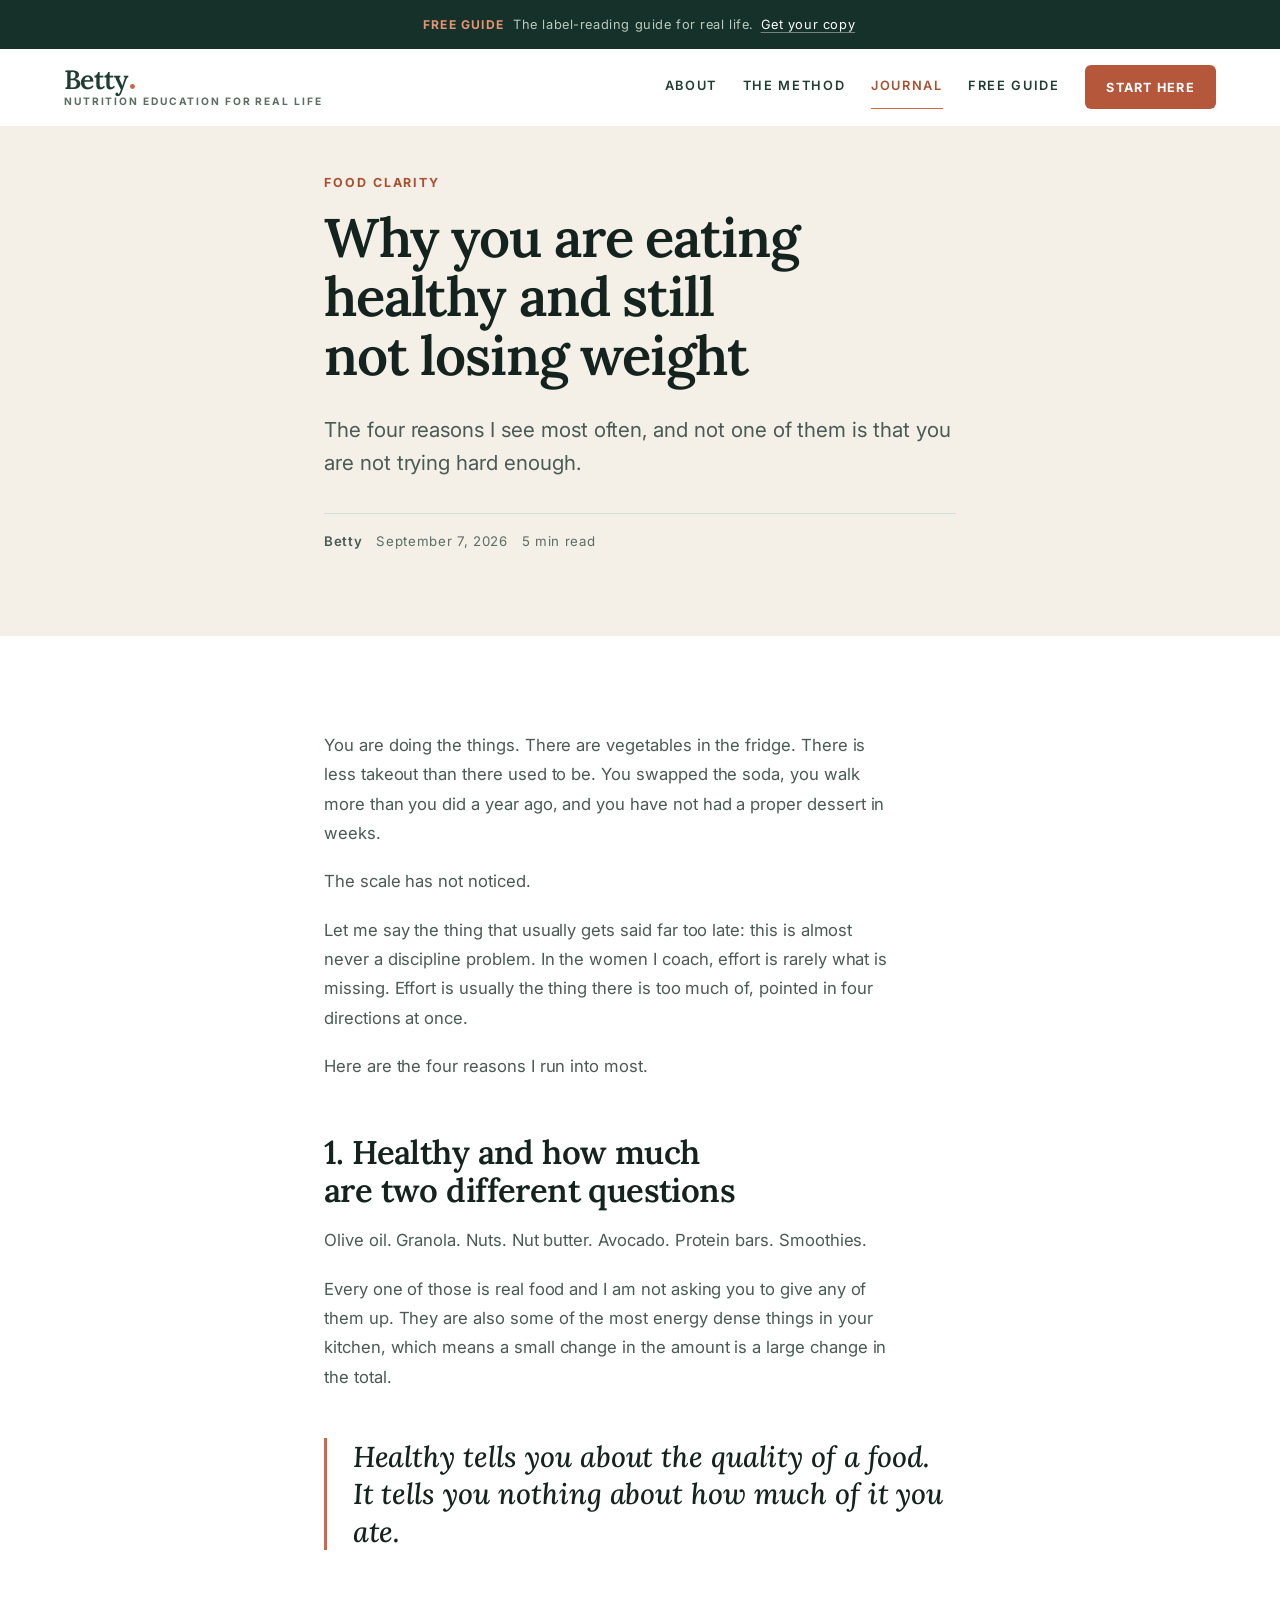
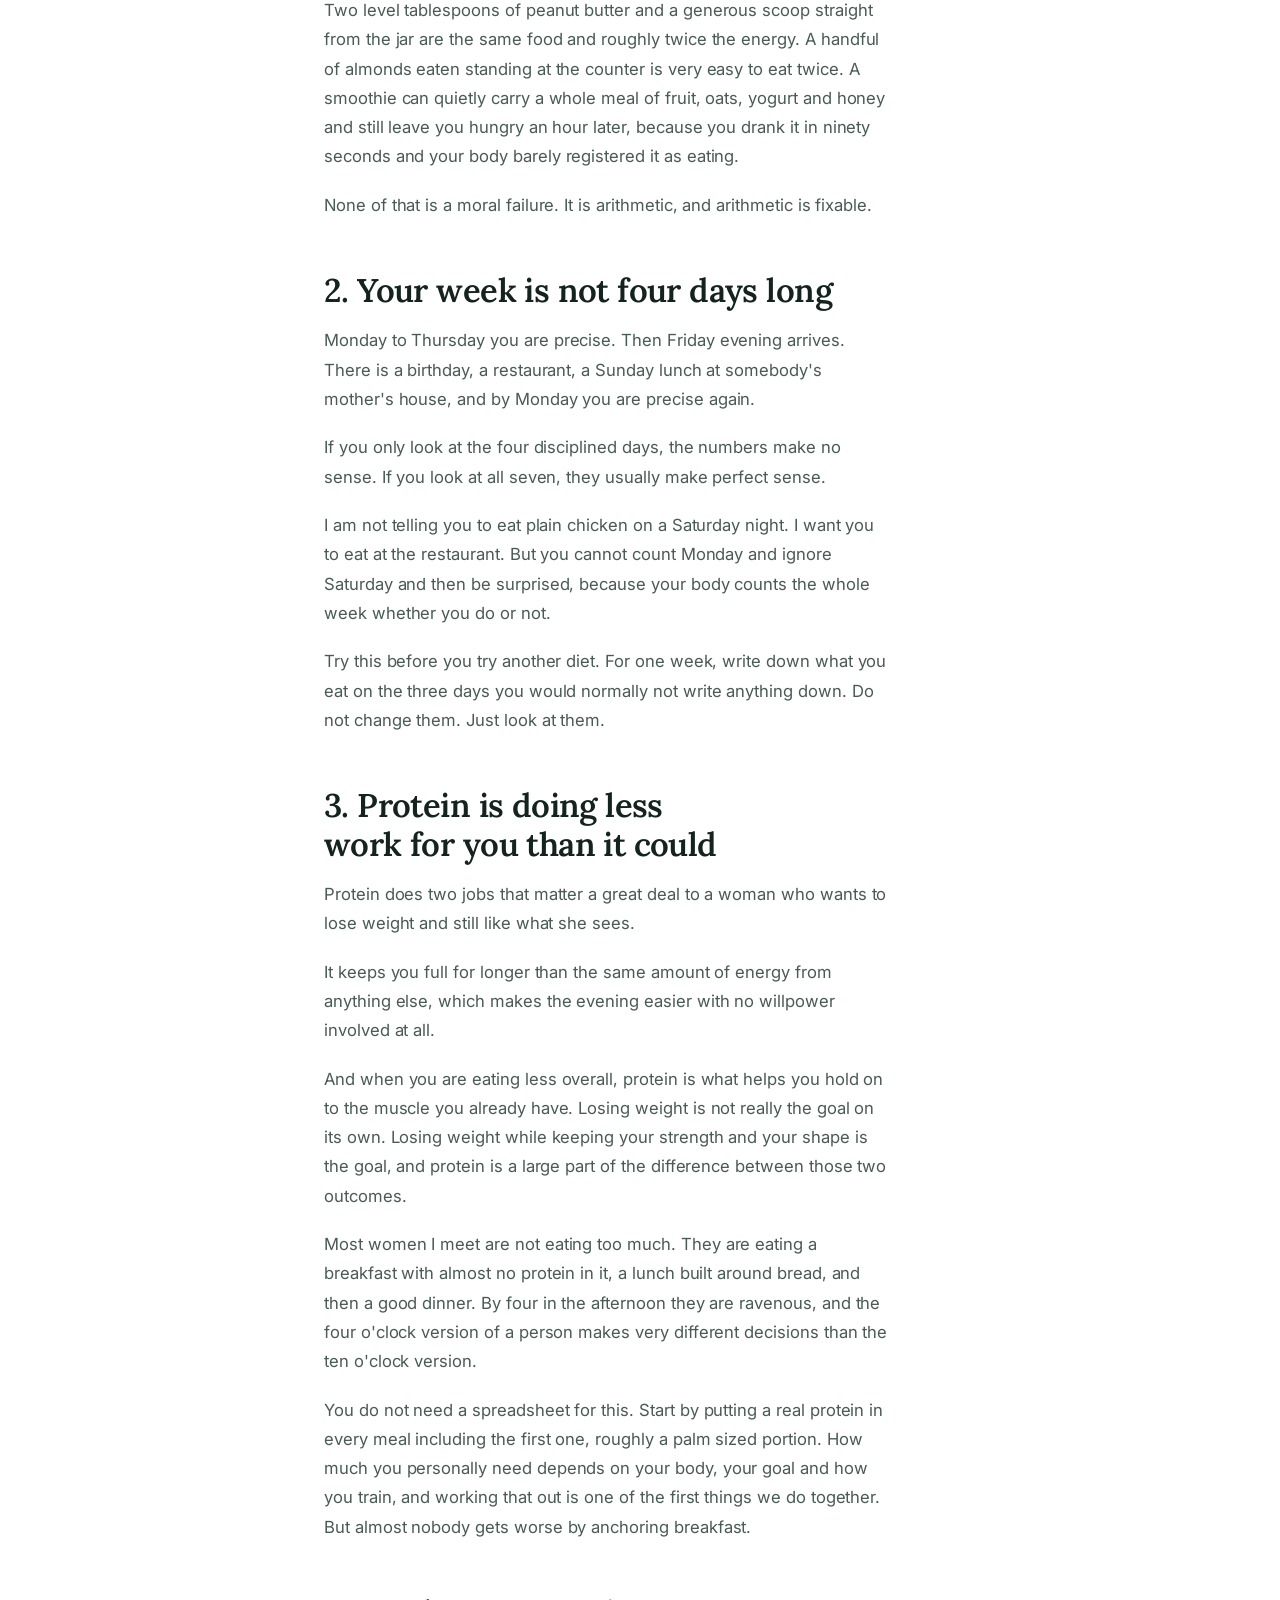
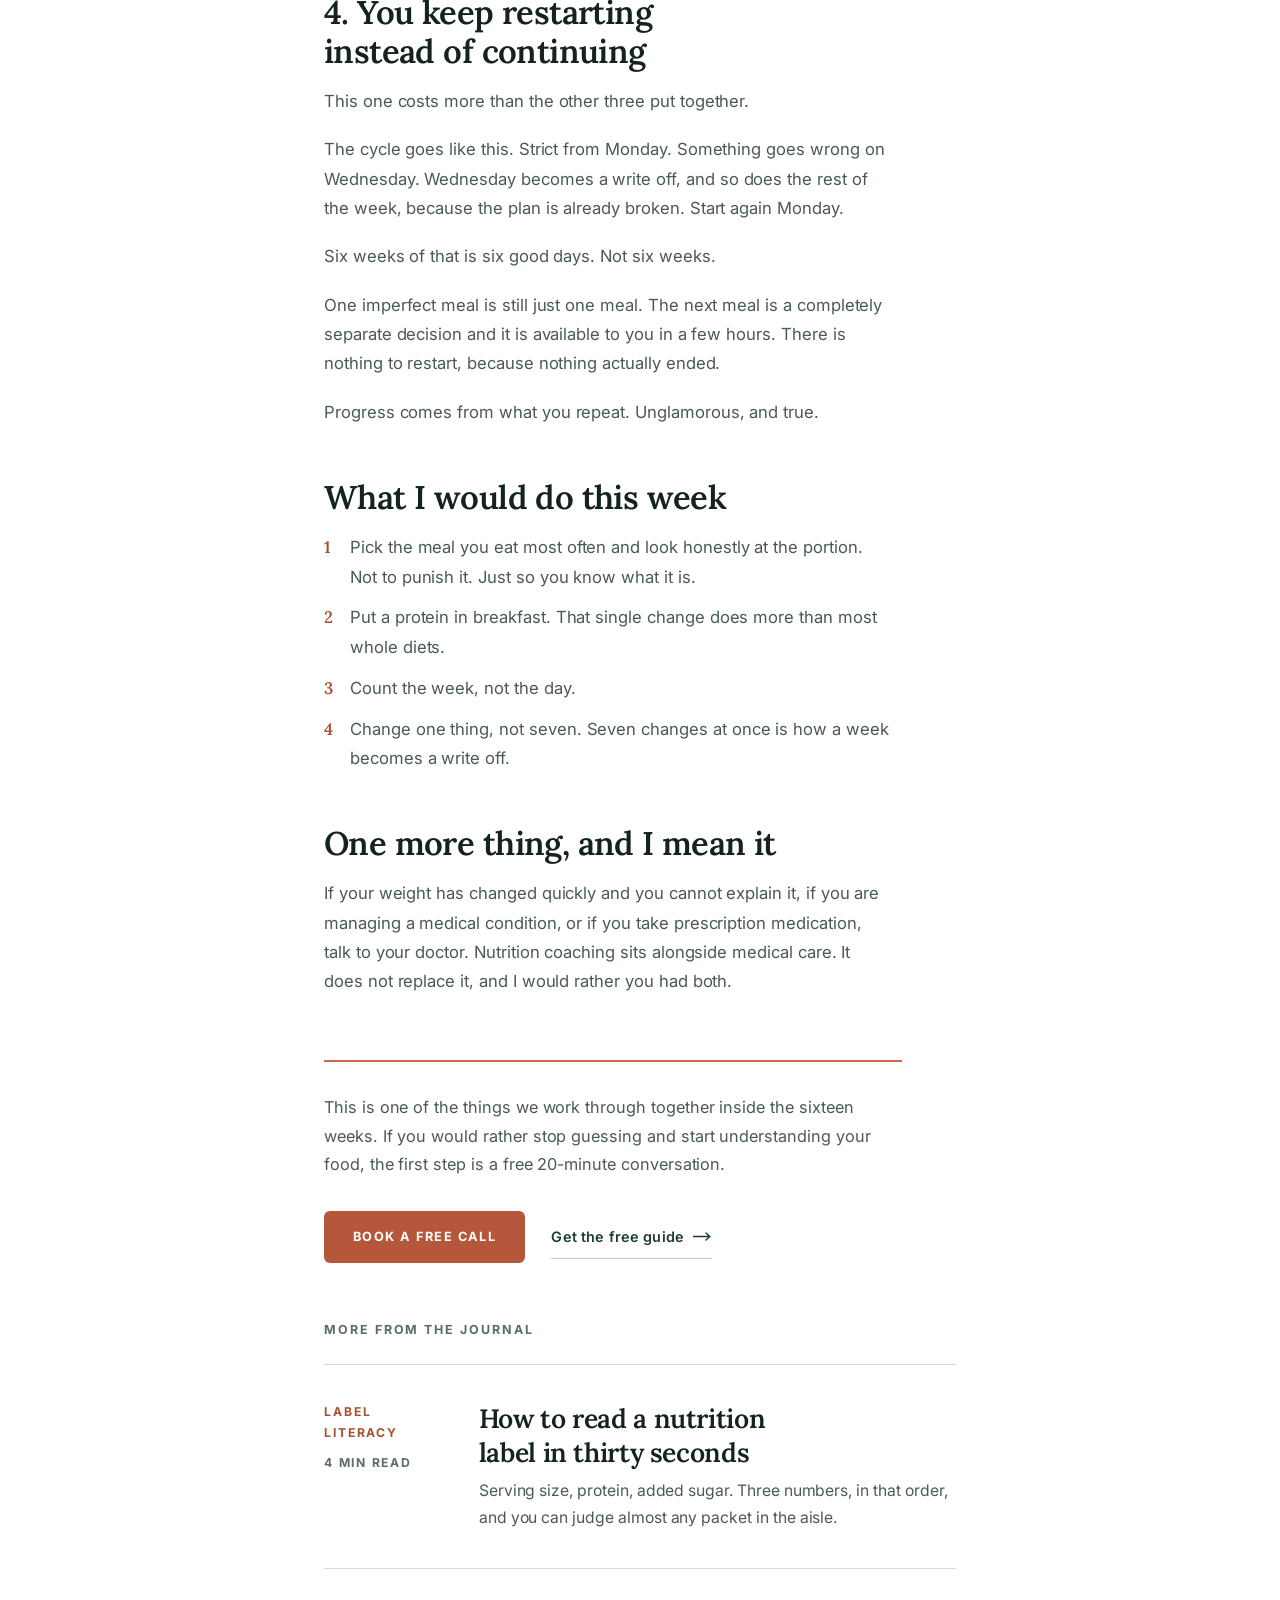
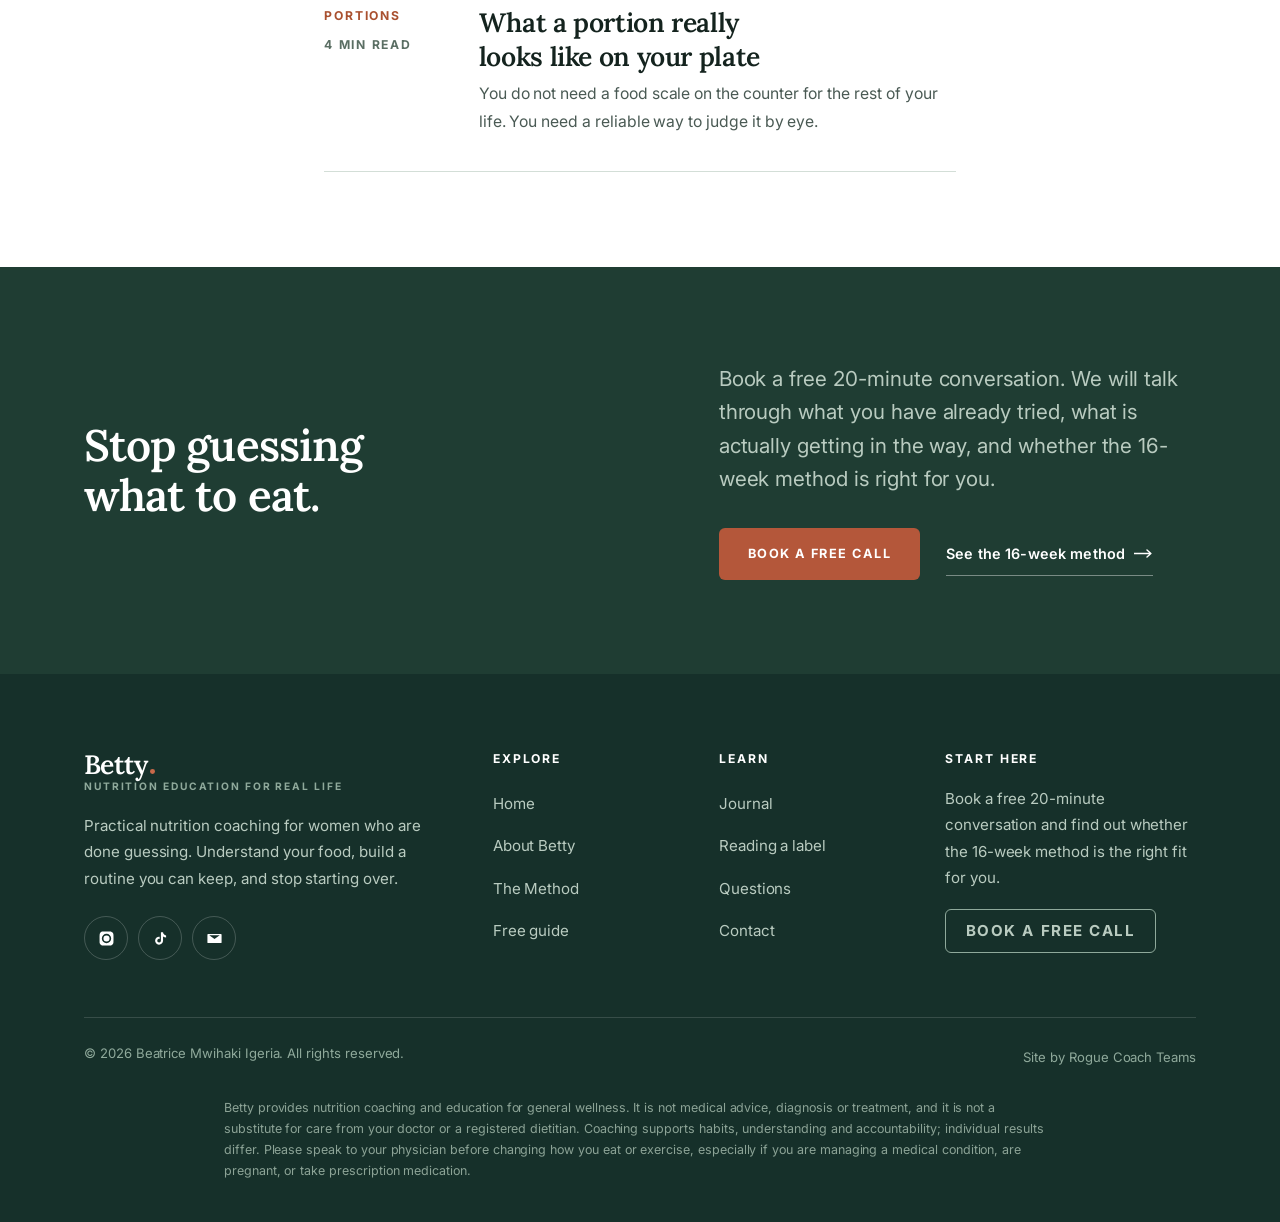
<file: eating-healthy-not-losing-weight.html>
<!doctype html>
<html lang="en">
<head>
<meta charset="utf-8">
<meta name="viewport" content="width=device-width, initial-scale=1">
<title>Why you are eating healthy and still not losing weight | Betty Mwihaki</title>
<meta name="description" content="You changed how you eat and the scale has not moved. Here are the four most common reasons, from a nutrition coach: portion size, the whole week, protein, and the restart cycle.">
<link rel="canonical" href="https://harryroguecoachteams-cmd.github.io/betty-mwihaki/eating-healthy-not-losing-weight.html">
<meta name="theme-color" content="#1F3D33">
<meta name="robots" content="index,follow,max-image-preview:large">
<meta property="og:site_name" content="Betty | Nutrition education for real life">
<meta property="og:locale" content="en_US">
<meta property="og:title" content="Why you are eating healthy and still not losing weight | Betty Mwihaki">
<meta property="og:description" content="You changed how you eat and the scale has not moved. Here are the four most common reasons, from a nutrition coach: portion size, the whole week, protein, and the restart cycle.">
<meta property="og:type" content="article">
<meta property="og:url" content="https://harryroguecoachteams-cmd.github.io/betty-mwihaki/eating-healthy-not-losing-weight.html">
<meta property="og:image" content="https://harryroguecoachteams-cmd.github.io/betty-mwihaki/assets/og.jpg">
<meta property="og:image:width" content="1200">
<meta property="og:image:height" content="630">
<meta property="og:image:alt" content="Betty. Stop guessing what to eat. Start understanding your food.">
<meta name="twitter:card" content="summary_large_image">
<meta name="twitter:title" content="Why you are eating healthy and still not losing weight | Betty Mwihaki">
<meta name="twitter:description" content="You changed how you eat and the scale has not moved. Here are the four most common reasons, from a nutrition coach: portion size, the whole week, protein, and the restart cycle.">
<meta name="twitter:image" content="https://harryroguecoachteams-cmd.github.io/betty-mwihaki/assets/og.jpg">
<script type="application/ld+json">{"@context":"https://schema.org","@graph":[{"@type":"Person","@id":"https://harryroguecoachteams-cmd.github.io/betty-mwihaki/#betty","name":"Beatrice Mwihaki Igeria","alternateName":"Betty Mwihaki","jobTitle":"Weight loss and nutrition coach","url":"https://harryroguecoachteams-cmd.github.io/betty-mwihaki/about.html","image":"https://harryroguecoachteams-cmd.github.io/betty-mwihaki/assets/img/betty-portrait.jpg","email":"mailto:beatricemwihaki@yahoo.com","description":"Betty coaches women who have tried diets, supplements and weight-loss trends and still struggle with stubborn weight and belly fat. She began teaching yoga in Kenya at eighteen and went on to compete in bodybuilding.","knowsAbout":["Nutrition education","Portion sizes","Reading nutrition labels","Sustainable weight loss","Habit and accountability coaching"],"sameAs":["https://www.instagram.com/betty_mwihaki/","https://www.tiktok.com/@betty_fit8"]},{"@type":"BlogPosting","@id":"https://harryroguecoachteams-cmd.github.io/betty-mwihaki/eating-healthy-not-losing-weight.html#article","headline":"Why you are eating healthy and still not losing weight","description":"You changed how you eat and the scale has not moved. Here are the four most common reasons, from a nutrition coach: portion size, the whole week, protein, and the restart cycle.","datePublished":"2026-09-07","dateModified":"2026-09-07","author":{"@id":"https://harryroguecoachteams-cmd.github.io/betty-mwihaki/#betty"},"publisher":{"@id":"https://harryroguecoachteams-cmd.github.io/betty-mwihaki/#betty"},"mainEntityOfPage":"https://harryroguecoachteams-cmd.github.io/betty-mwihaki/eating-healthy-not-losing-weight.html","url":"https://harryroguecoachteams-cmd.github.io/betty-mwihaki/eating-healthy-not-losing-weight.html","image":"https://harryroguecoachteams-cmd.github.io/betty-mwihaki/assets/og.jpg","articleSection":"Food clarity","inLanguage":"en-US","isPartOf":{"@id":"https://harryroguecoachteams-cmd.github.io/betty-mwihaki/blog.html#blog"},"wordCount":879}]}</script>
<link rel="preconnect" href="https://fonts.googleapis.com">
<link rel="preconnect" href="https://fonts.gstatic.com" crossorigin>
<link href="https://fonts.googleapis.com/css2?family=Inter:wght@300..700&family=Lora:ital,wght@0,400..700;1,400..700&display=swap" rel="stylesheet">
<link rel="stylesheet" href="assets/style.css">
<link rel="icon" href="assets/favicon.svg" type="image/svg+xml">
<link rel="apple-touch-icon" href="assets/favicon.svg">
<script>document.documentElement.classList.add('js');window.addEventListener('error',function(){document.documentElement.classList.remove('js')},true);</script>
</head>
<body>
<a class="skip" href="#main">Skip to content</a>

<div class="announce">
  <b>Free guide</b> &nbsp;The label-reading guide for real life.
  <a href="index.html#guide">Get your copy</a>
</div>

<header class="site-header">
  <div class="nav-scrim" id="navScrim"></div>
  <div class="header-inner">
    <a class="logo" href="index.html" aria-label="Betty, nutrition education for real life">
      <span class="logo-name">Betty<span class="pt"></span></span>
      <span class="logo-sub">Nutrition education for real life</span>
    </a>
    <button class="nav-toggle" id="navToggle" aria-label="Menu" aria-expanded="false" aria-controls="nav">
      <span></span><span></span><span></span>
    </button>
    <nav class="nav" id="nav" aria-label="Main">
      <a href="about.html">About</a>
      <a href="services.html">The Method</a>
      <a href="blog.html" class="active">Journal</a>
      <a href="shop.html">Free guide</a>
      <a class="btn btn-clay btn-sm" href="contact.html#book">Start here</a>
    </nav>
  </div>
</header>

<main id="main">

<section class="phero art-head">
  <div class="wrap narrow">
    <p class="cat">Food clarity</p>
    <h1>Why you are eating healthy and still not losing weight</h1>
    <p class="lede">The four reasons I see most often, and not one of them is that you are not trying hard enough.</p>
    <p class="art-meta"><b>Betty</b> &nbsp; September 7, 2026 &nbsp; 5 min read</p>
  </div>
</section>

<section class="s">
  <div class="wrap narrow">
    <div class="prose">
<p>You are doing the things. There are vegetables in the fridge. There is less
takeout than there used to be. You swapped the soda, you walk more than you did
a year ago, and you have not had a proper dessert in weeks.</p>

<p>The scale has not noticed.</p>

<p>Let me say the thing that usually gets said far too late: this is almost
never a discipline problem. In the women I coach, effort is rarely what is
missing. Effort is usually the thing there is too much of, pointed in four
directions at once.</p>

<p>Here are the four reasons I run into most.</p>

<h2>1. Healthy and how much are two different questions</h2>

<p>Olive oil. Granola. Nuts. Nut butter. Avocado. Protein bars. Smoothies.</p>

<p>Every one of those is real food and I am not asking you to give any of them
up. They are also some of the most energy dense things in your kitchen, which
means a small change in the amount is a large change in the total.</p>

<p class="pull">Healthy tells you about the quality of a food. It tells you
nothing about how much of it you ate.</p>

<p>Two level tablespoons of peanut butter and a generous scoop straight from
the jar are the same food and roughly twice the energy. A handful of almonds
eaten standing at the counter is very easy to eat twice. A smoothie can quietly
carry a whole meal of fruit, oats, yogurt and honey and still leave you hungry
an hour later, because you drank it in ninety seconds and your body barely
registered it as eating.</p>

<p>None of that is a moral failure. It is arithmetic, and arithmetic is
fixable.</p>

<h2>2. Your week is not four days long</h2>

<p>Monday to Thursday you are precise. Then Friday evening arrives. There is a
birthday, a restaurant, a Sunday lunch at somebody's mother's house, and by
Monday you are precise again.</p>

<p>If you only look at the four disciplined days, the numbers make no sense. If
you look at all seven, they usually make perfect sense.</p>

<p>I am not telling you to eat plain chicken on a Saturday night. I want you to
eat at the restaurant. But you cannot count Monday and ignore Saturday and then
be surprised, because your body counts the whole week whether you do or
not.</p>

<p>Try this before you try another diet. For one week, write down what you eat
on the three days you would normally not write anything down. Do not change
them. Just look at them.</p>

<h2>3. Protein is doing less work for you than it could</h2>

<p>Protein does two jobs that matter a great deal to a woman who wants to lose
weight and still like what she sees.</p>

<p>It keeps you full for longer than the same amount of energy from anything
else, which makes the evening easier with no willpower involved at all.</p>

<p>And when you are eating less overall, protein is what helps you hold on to
the muscle you already have. Losing weight is not really the goal on its own.
Losing weight while keeping your strength and your shape is the goal, and
protein is a large part of the difference between those two outcomes.</p>

<p>Most women I meet are not eating too much. They are eating a breakfast with
almost no protein in it, a lunch built around bread, and then a good dinner. By
four in the afternoon they are ravenous, and the four o'clock version of a
person makes very different decisions than the ten o'clock version.</p>

<p>You do not need a spreadsheet for this. Start by putting a real protein in
every meal including the first one, roughly a palm sized portion. How much you
personally need depends on your body, your goal and how you train, and working
that out is one of the first things we do together. But almost nobody gets
worse by anchoring breakfast.</p>

<h2>4. You keep restarting instead of continuing</h2>

<p>This one costs more than the other three put together.</p>

<p>The cycle goes like this. Strict from Monday. Something goes wrong on
Wednesday. Wednesday becomes a write off, and so does the rest of the week,
because the plan is already broken. Start again Monday.</p>

<p>Six weeks of that is six good days. Not six weeks.</p>

<p>One imperfect meal is still just one meal. The next meal is a completely
separate decision and it is available to you in a few hours. There is nothing
to restart, because nothing actually ended.</p>

<p>Progress comes from what you repeat. Unglamorous, and true.</p>

<h2>What I would do this week</h2>

<ol>
  <li>Pick the meal you eat most often and look honestly at the portion. Not to
  punish it. Just so you know what it is.</li>
  <li>Put a protein in breakfast. That single change does more than most whole
  diets.</li>
  <li>Count the week, not the day.</li>
  <li>Change one thing, not seven. Seven changes at once is how a week becomes
  a write off.</li>
</ol>

<h2>One more thing, and I mean it</h2>

<p>If your weight has changed quickly and you cannot explain it, if you are
managing a medical condition, or if you take prescription medication, talk to
your doctor. Nutrition coaching sits alongside medical care. It does not
replace it, and I would rather you had both.</p>
      <div class="art-end">
        <p>This is one of the things we work through together inside the
        sixteen weeks. If you would rather stop guessing and start
        understanding your food, the first step is a free 20-minute
        conversation.</p>
        <div class="actions"><a class="btn btn-clay " href="contact.html#book">Book a free call</a><a class="tlink" href="shop.html">Get the free guide<svg class="ar" viewBox="0 0 19 9" fill="none" aria-hidden="true"><path d="M0 4.5h16.5M13 1l3.9 3.5L13 8" stroke="currentColor" stroke-width="1.4" stroke-linecap="round" stroke-linejoin="round"/></svg></a></div>
      </div>
    </div>

    <div class="art-more">
      <p class="k-head">More from the journal</p>
      <div class="library">
      <article class="entry">
        <div class="e-k">
          <p class="cat">Label literacy</p>
          <span class="more">4 min read</span>
        </div>
        <div>
          <h3><a href="read-a-nutrition-label.html">How to read a nutrition label in thirty seconds</a></h3>
          <p>Serving size, protein, added sugar. Three numbers, in that order, and you can judge almost any packet in the aisle.</p>
        </div>
      </article>
      <article class="entry">
        <div class="e-k">
          <p class="cat">Portions</p>
          <span class="more">4 min read</span>
        </div>
        <div>
          <h3><a href="what-a-portion-looks-like.html">What a portion really looks like on your plate</a></h3>
          <p>You do not need a food scale on the counter for the rest of your life. You need a reliable way to judge it by eye.</p>
        </div>
      </article>
      </div>
    </div>
  </div>
</section>

<section class="cta">
  <div class="wrap">
    <div class="cta-grid">
      <h2><span class="ln"><span>Stop guessing</span></span>
        <span class="ln"><span>what to eat.</span></span></h2>
      <div>
        <p class="lede">Book a free 20-minute conversation. We will talk through what you have already tried, what is actually getting in the way, and whether the 16-week method is right for you.</p>
        <div class="actions">
          <a class="btn btn-clay " href="contact.html#book">Book a free call</a>
          <a class="tlink" href="services.html">See the 16-week method<svg class="ar" viewBox="0 0 19 9" fill="none" aria-hidden="true"><path d="M0 4.5h16.5M13 1l3.9 3.5L13 8" stroke="currentColor" stroke-width="1.4" stroke-linecap="round" stroke-linejoin="round"/></svg></a>
        </div>
      </div>
    </div>
  </div>
</section>
</main>

<footer class="site-footer">
  <div class="wrap">
    <div class="footer-grid">
      <div>
        <div class="logo footer-logo">
          <span class="logo-name">Betty<span class="pt"></span></span>
          <span class="logo-sub">Nutrition education for real life</span>
        </div>
        <p style="margin-top:20px;max-width:340px">
          Practical nutrition coaching for women who are done guessing.
          Understand your food, build a routine you can keep, and stop
          starting over.
        </p>
        <div class="socials">
          <a href="https://www.instagram.com/betty_mwihaki/" target="_blank" rel="noopener" aria-label="Instagram"><svg viewBox="0 0 24 24" aria-hidden="true"><path d="M12 2.2c3.2 0 3.6 0 4.9.07 1.2.05 1.8.25 2.2.42.6.22 1 .48 1.4.9.4.4.7.8.9 1.4.2.4.4 1 .4 2.2.1 1.3.1 1.7.1 4.9s0 3.6-.1 4.9c0 1.2-.2 1.8-.4 2.2-.2.6-.5 1-.9 1.4-.4.4-.8.7-1.4.9-.4.2-1 .4-2.2.4-1.3.1-1.7.1-4.9.1s-3.6 0-4.9-.1c-1.2 0-1.8-.2-2.2-.4-.6-.2-1-.5-1.4-.9-.4-.4-.7-.8-.9-1.4-.2-.4-.4-1-.4-2.2C2.2 15.6 2.2 15.2 2.2 12s0-3.6.1-4.9c0-1.2.2-1.8.4-2.2.2-.6.5-1 .9-1.4.4-.4.8-.7 1.4-.9.4-.2 1-.4 2.2-.4C8.4 2.2 8.8 2.2 12 2.2zm0 3.2A6.6 6.6 0 1 0 18.6 12 6.6 6.6 0 0 0 12 5.4zm0 10.9A4.3 4.3 0 1 1 16.3 12 4.3 4.3 0 0 1 12 16.3zm6.9-11a1.55 1.55 0 1 1-1.55-1.55A1.55 1.55 0 0 1 18.9 5.3z"/></svg></a>
          <a href="https://www.tiktok.com/@betty_fit8" target="_blank" rel="noopener" aria-label="TikTok"><svg viewBox="0 0 24 24" aria-hidden="true"><path d="M16.6 5.8a4.3 4.3 0 0 1-1-2.8h-3v12.2a2.6 2.6 0 1 1-1.8-2.5V9.6a5.6 5.6 0 1 0 4.8 5.6V9.3a7.3 7.3 0 0 0 4.3 1.4V7.7a4.3 4.3 0 0 1-3.3-1.9z"/></svg></a>
          <a href="mailto:beatricemwihaki@yahoo.com" aria-label="Email Betty"><svg viewBox="0 0 24 24" aria-hidden="true"><path d="M3 5.5h18c.55 0 1 .45 1 1v11c0 .55-.45 1-1 1H3c-.55 0-1-.45-1-1v-11c0-.55.45-1 1-1zm1.6 2L12 12.6l7.4-5.1H4.6z"/></svg></a>
        </div>
      </div>
      <div>
        <h4>Explore</h4>
        <ul>
          <li><a href="index.html">Home</a></li>
          <li><a href="about.html">About Betty</a></li>
          <li><a href="services.html">The Method</a></li>
          <li><a href="shop.html">Free guide</a></li>
        </ul>
      </div>
      <div>
        <h4>Learn</h4>
        <ul>
          <li><a href="blog.html">Journal</a></li>
          <li><a href="read-a-nutrition-label.html">Reading a label</a></li>
          <li><a href="services.html#faq">Questions</a></li>
          <li><a href="contact.html">Contact</a></li>
        </ul>
      </div>
      <div>
        <h4>Start here</h4>
        <p>Book a free 20-minute conversation and find out whether the 16-week
        method is the right fit for you.</p>
        <a class="btn btn-ghost btn-sm auto" href="contact.html#book">Book a free call</a>
      </div>
    </div>
    <div class="footer-bottom">
      <span>&copy; <span data-year>2026</span> Beatrice Mwihaki Igeria. All rights reserved.</span>
      <span>Site by <a href="https://roguecoachteams.com" target="_blank" rel="noopener">Rogue Coach Teams</a></span>
    </div>
  </div>
</footer>

<div class="disclaimer">
  <div class="wrap">
    Betty provides nutrition coaching and education for general wellness. It is
    not medical advice, diagnosis or treatment, and it is not a substitute for
    care from your doctor or a registered dietitian. Coaching supports habits,
    understanding and accountability; individual results differ. Please speak to
    your physician before changing how you eat or exercise, especially if you
    are managing a medical condition, are pregnant, or take prescription
    medication.
  </div>
</div>

<script src="assets/site.js" defer></script>
</body>
</html>
</file>
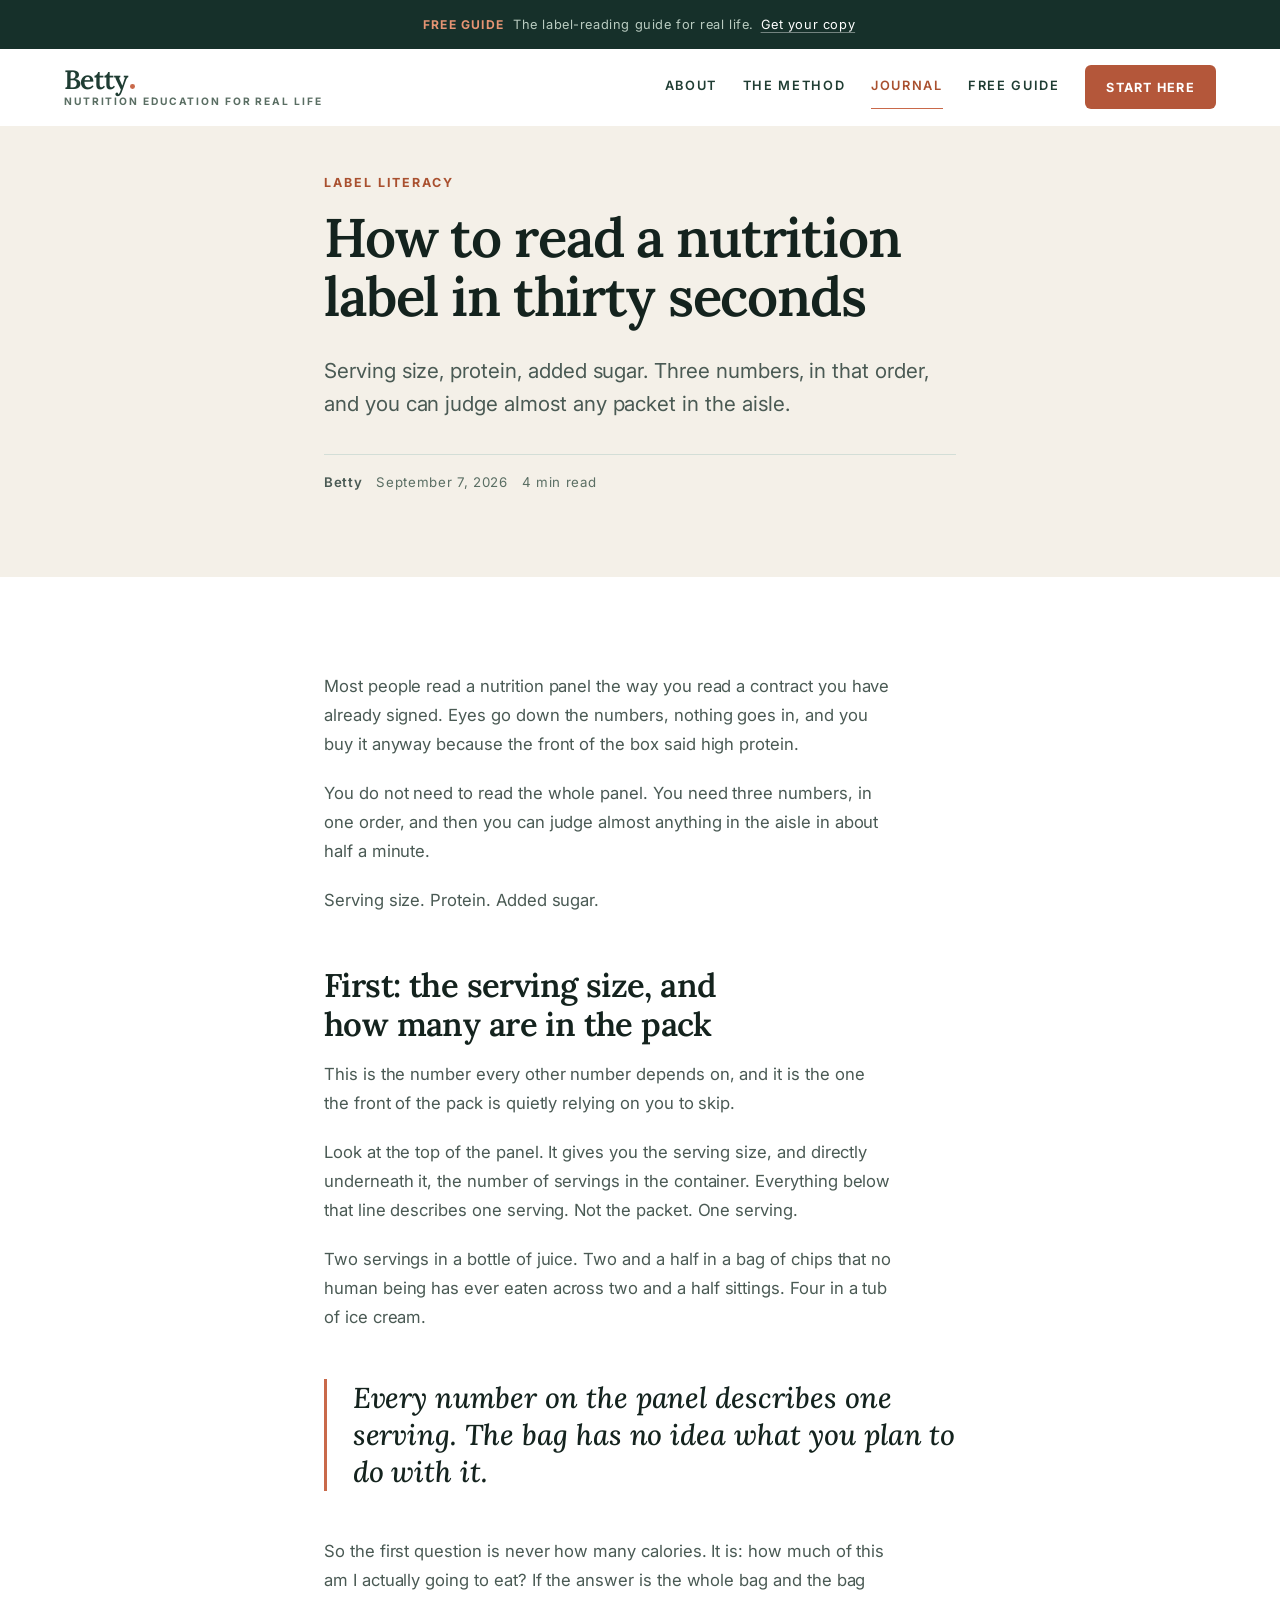
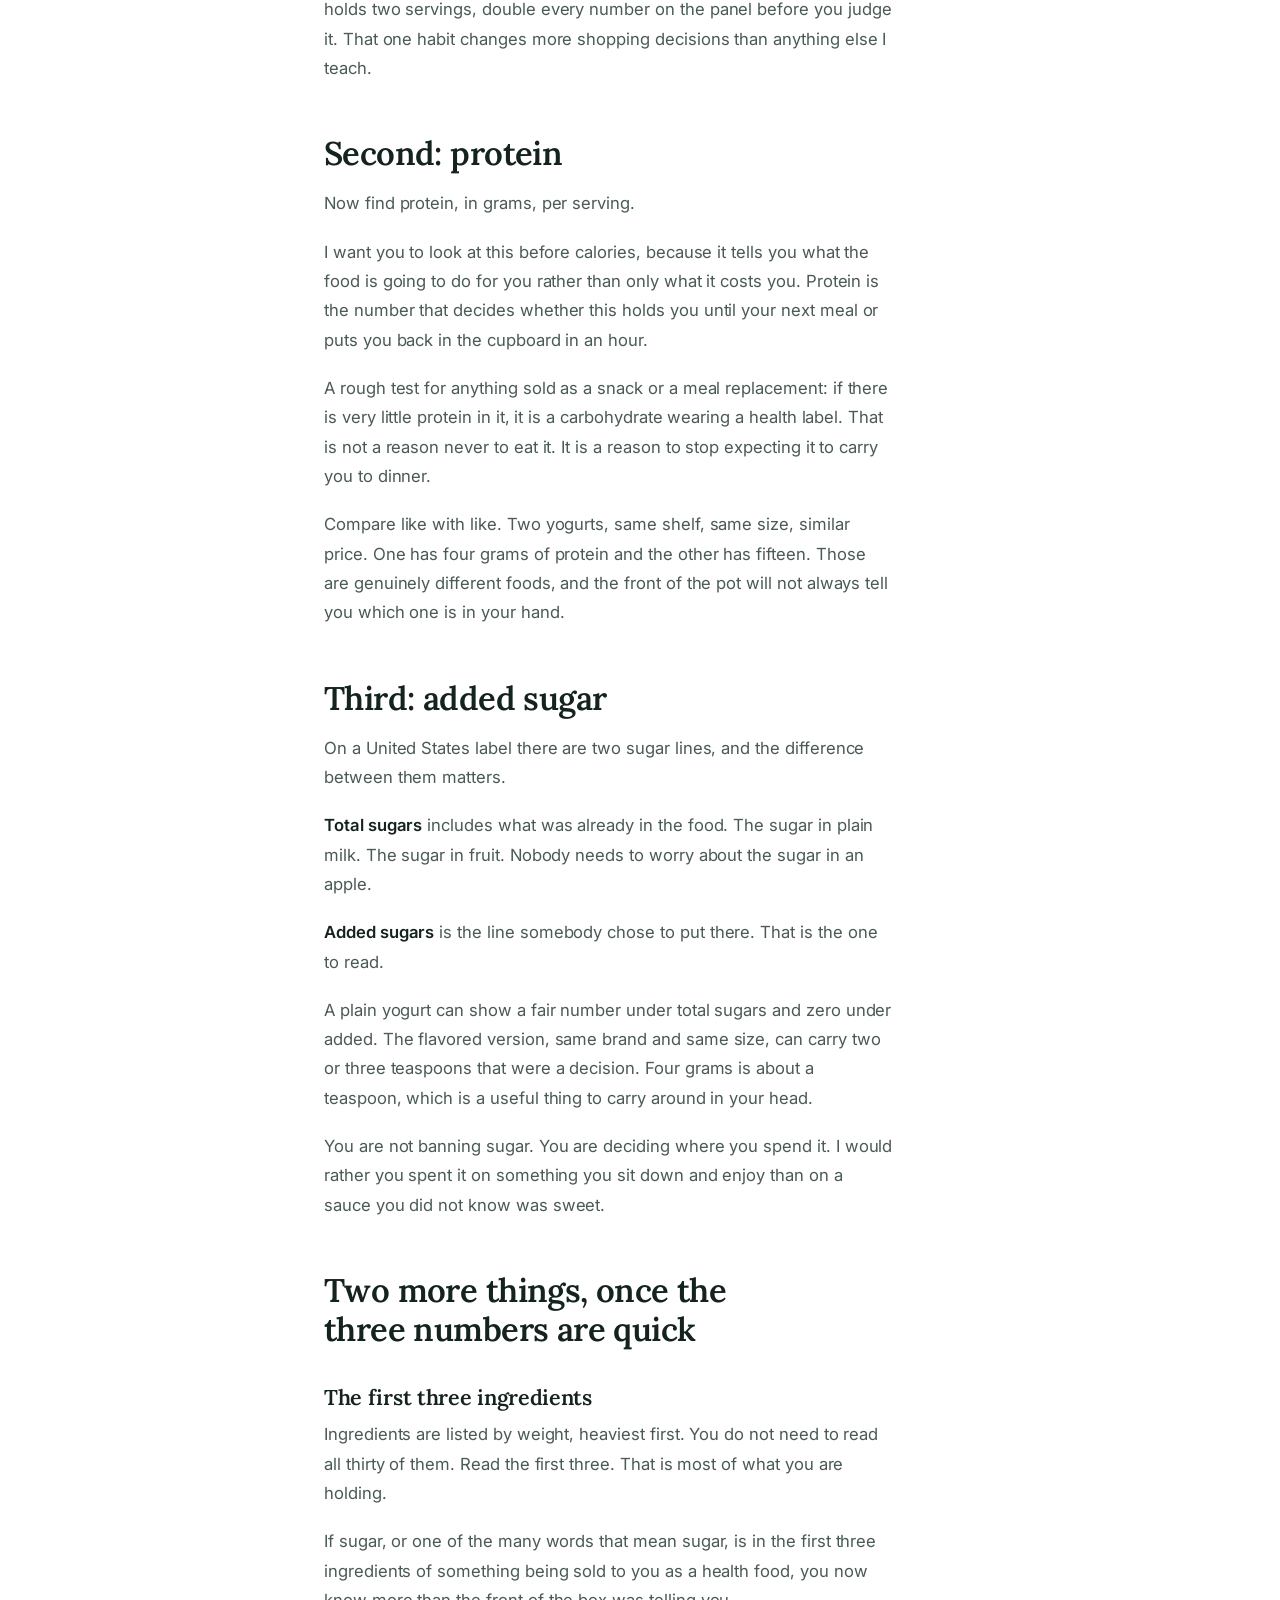
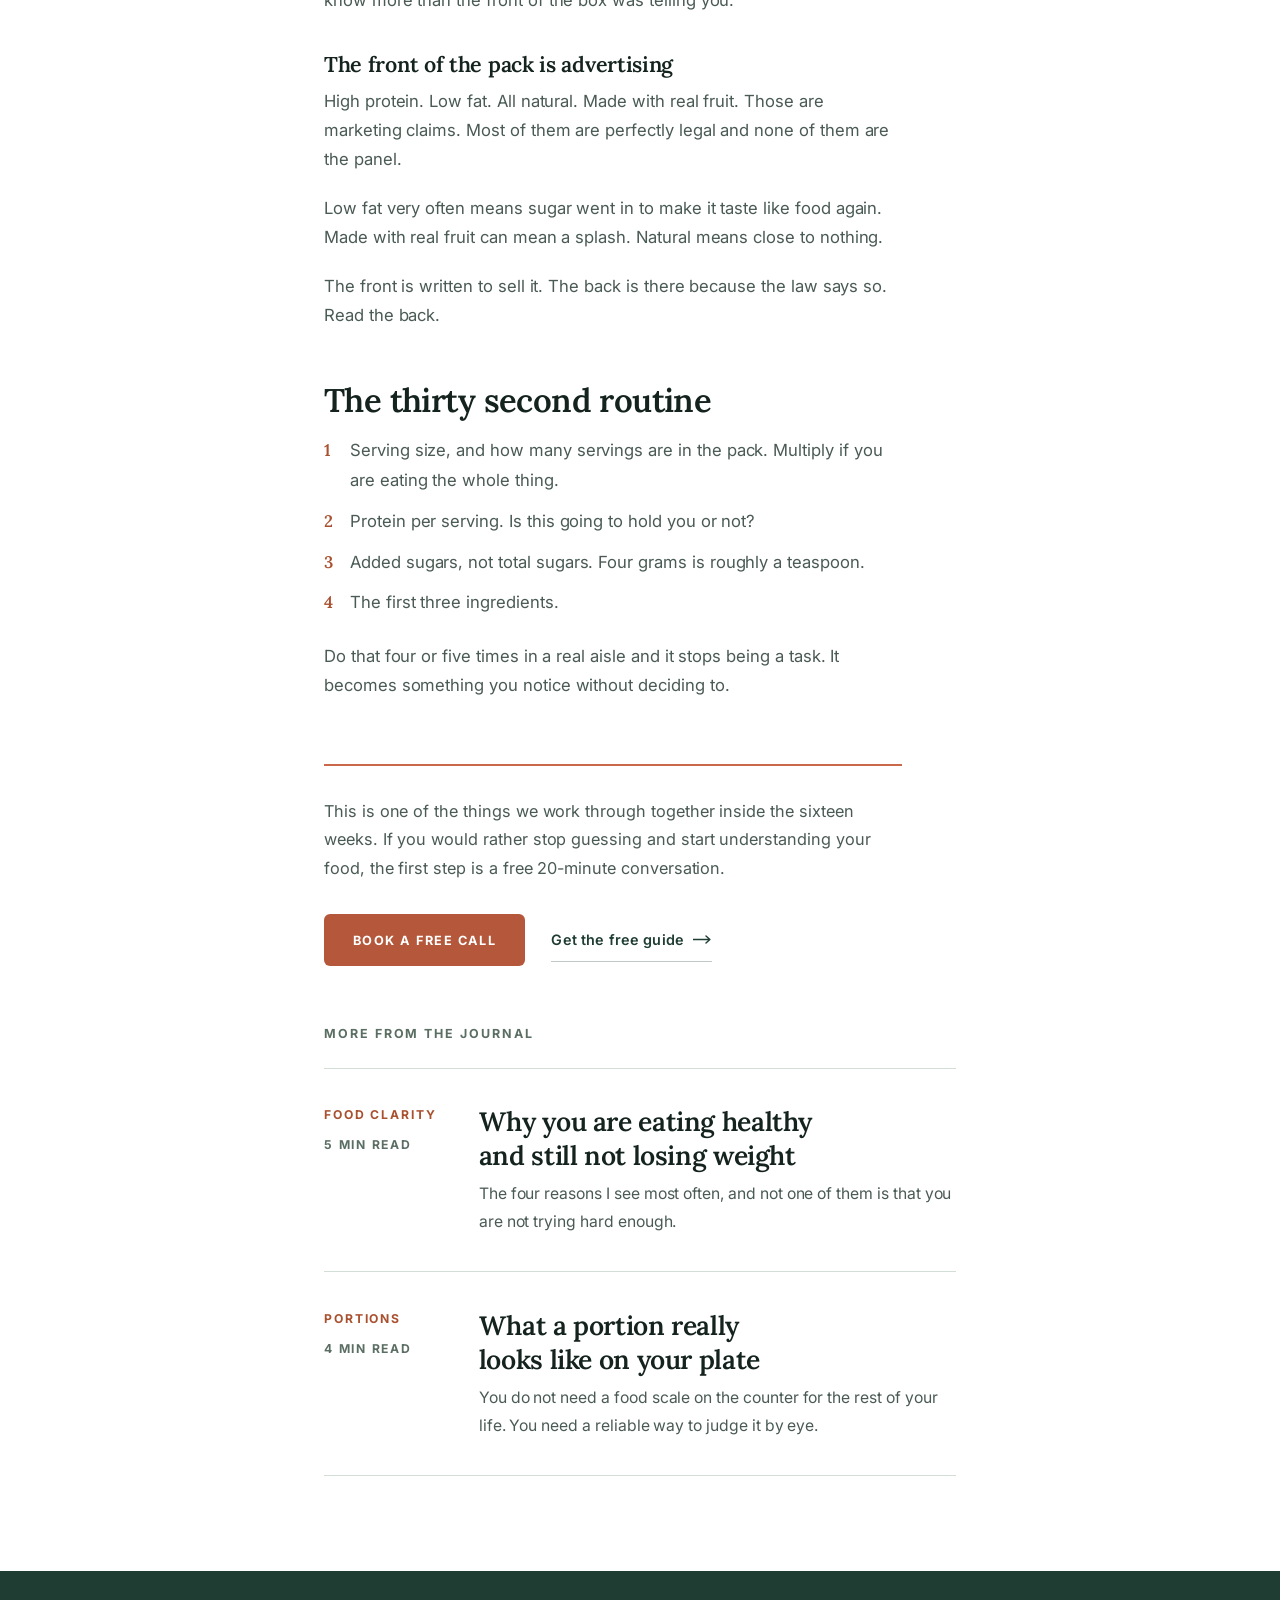
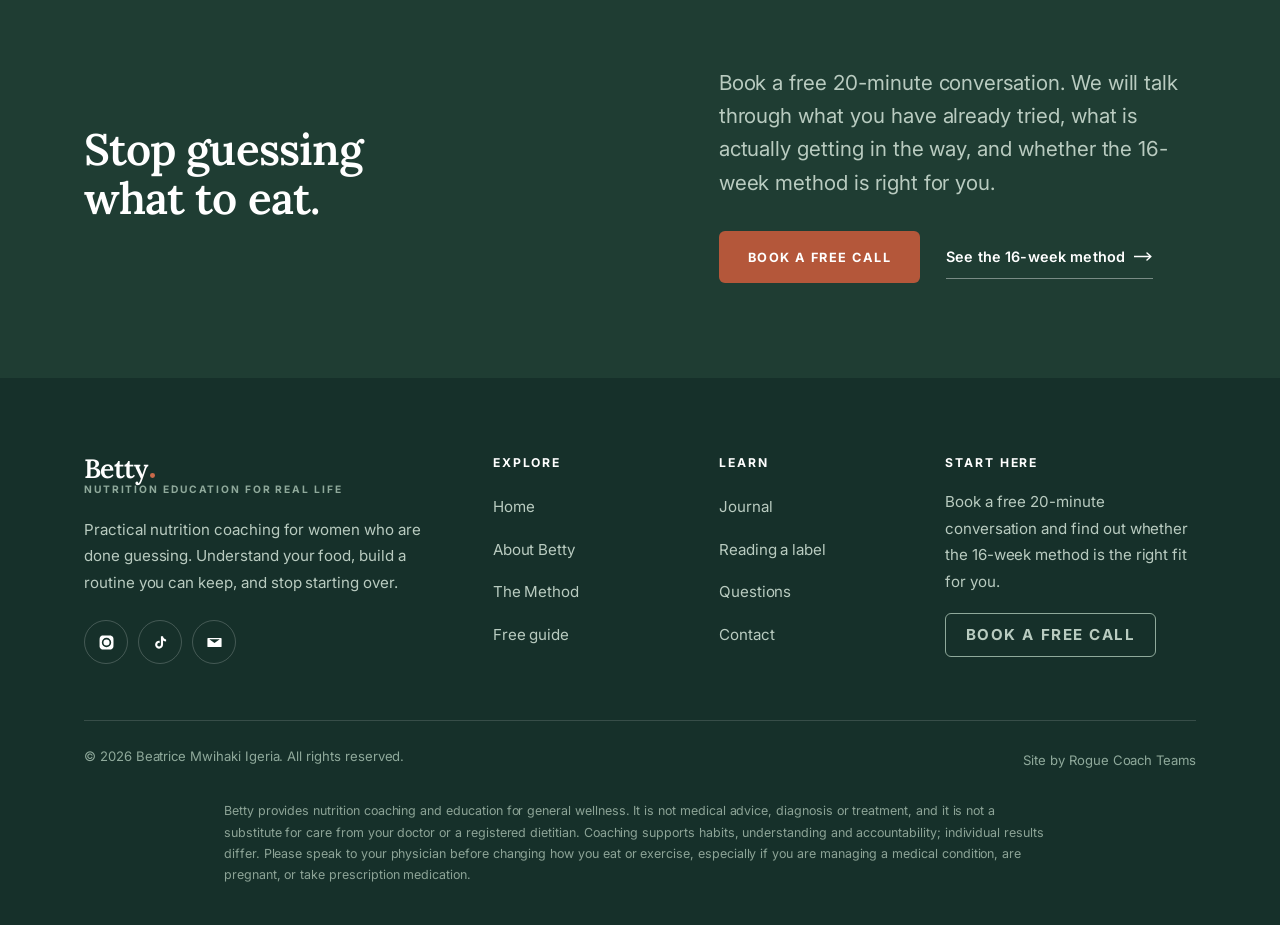
<file: read-a-nutrition-label.html>
<!doctype html>
<html lang="en">
<head>
<meta charset="utf-8">
<meta name="viewport" content="width=device-width, initial-scale=1">
<title>How to read a nutrition label in thirty seconds | Betty Mwihaki</title>
<meta name="description" content="A plain English method for reading a nutrition label fast: serving size first, then protein, then added sugars, then the first three ingredients.">
<link rel="canonical" href="https://harryroguecoachteams-cmd.github.io/betty-mwihaki/read-a-nutrition-label.html">
<meta name="theme-color" content="#1F3D33">
<meta name="robots" content="index,follow,max-image-preview:large">
<meta property="og:site_name" content="Betty | Nutrition education for real life">
<meta property="og:locale" content="en_US">
<meta property="og:title" content="How to read a nutrition label in thirty seconds | Betty Mwihaki">
<meta property="og:description" content="A plain English method for reading a nutrition label fast: serving size first, then protein, then added sugars, then the first three ingredients.">
<meta property="og:type" content="article">
<meta property="og:url" content="https://harryroguecoachteams-cmd.github.io/betty-mwihaki/read-a-nutrition-label.html">
<meta property="og:image" content="https://harryroguecoachteams-cmd.github.io/betty-mwihaki/assets/og.jpg">
<meta property="og:image:width" content="1200">
<meta property="og:image:height" content="630">
<meta property="og:image:alt" content="Betty. Stop guessing what to eat. Start understanding your food.">
<meta name="twitter:card" content="summary_large_image">
<meta name="twitter:title" content="How to read a nutrition label in thirty seconds | Betty Mwihaki">
<meta name="twitter:description" content="A plain English method for reading a nutrition label fast: serving size first, then protein, then added sugars, then the first three ingredients.">
<meta name="twitter:image" content="https://harryroguecoachteams-cmd.github.io/betty-mwihaki/assets/og.jpg">
<script type="application/ld+json">{"@context":"https://schema.org","@graph":[{"@type":"Person","@id":"https://harryroguecoachteams-cmd.github.io/betty-mwihaki/#betty","name":"Beatrice Mwihaki Igeria","alternateName":"Betty Mwihaki","jobTitle":"Weight loss and nutrition coach","url":"https://harryroguecoachteams-cmd.github.io/betty-mwihaki/about.html","image":"https://harryroguecoachteams-cmd.github.io/betty-mwihaki/assets/img/betty-portrait.jpg","email":"mailto:beatricemwihaki@yahoo.com","description":"Betty coaches women who have tried diets, supplements and weight-loss trends and still struggle with stubborn weight and belly fat. She began teaching yoga in Kenya at eighteen and went on to compete in bodybuilding.","knowsAbout":["Nutrition education","Portion sizes","Reading nutrition labels","Sustainable weight loss","Habit and accountability coaching"],"sameAs":["https://www.instagram.com/betty_mwihaki/","https://www.tiktok.com/@betty_fit8"]},{"@type":"BlogPosting","@id":"https://harryroguecoachteams-cmd.github.io/betty-mwihaki/read-a-nutrition-label.html#article","headline":"How to read a nutrition label in thirty seconds","description":"A plain English method for reading a nutrition label fast: serving size first, then protein, then added sugars, then the first three ingredients.","datePublished":"2026-09-07","dateModified":"2026-09-07","author":{"@id":"https://harryroguecoachteams-cmd.github.io/betty-mwihaki/#betty"},"publisher":{"@id":"https://harryroguecoachteams-cmd.github.io/betty-mwihaki/#betty"},"mainEntityOfPage":"https://harryroguecoachteams-cmd.github.io/betty-mwihaki/read-a-nutrition-label.html","url":"https://harryroguecoachteams-cmd.github.io/betty-mwihaki/read-a-nutrition-label.html","image":"https://harryroguecoachteams-cmd.github.io/betty-mwihaki/assets/og.jpg","articleSection":"Label literacy","inLanguage":"en-US","isPartOf":{"@id":"https://harryroguecoachteams-cmd.github.io/betty-mwihaki/blog.html#blog"},"wordCount":800}]}</script>
<link rel="preconnect" href="https://fonts.googleapis.com">
<link rel="preconnect" href="https://fonts.gstatic.com" crossorigin>
<link href="https://fonts.googleapis.com/css2?family=Inter:wght@300..700&family=Lora:ital,wght@0,400..700;1,400..700&display=swap" rel="stylesheet">
<link rel="stylesheet" href="assets/style.css">
<link rel="icon" href="assets/favicon.svg" type="image/svg+xml">
<link rel="apple-touch-icon" href="assets/favicon.svg">
<script>document.documentElement.classList.add('js');window.addEventListener('error',function(){document.documentElement.classList.remove('js')},true);</script>
</head>
<body>
<a class="skip" href="#main">Skip to content</a>

<div class="announce">
  <b>Free guide</b> &nbsp;The label-reading guide for real life.
  <a href="index.html#guide">Get your copy</a>
</div>

<header class="site-header">
  <div class="nav-scrim" id="navScrim"></div>
  <div class="header-inner">
    <a class="logo" href="index.html" aria-label="Betty, nutrition education for real life">
      <span class="logo-name">Betty<span class="pt"></span></span>
      <span class="logo-sub">Nutrition education for real life</span>
    </a>
    <button class="nav-toggle" id="navToggle" aria-label="Menu" aria-expanded="false" aria-controls="nav">
      <span></span><span></span><span></span>
    </button>
    <nav class="nav" id="nav" aria-label="Main">
      <a href="about.html">About</a>
      <a href="services.html">The Method</a>
      <a href="blog.html" class="active">Journal</a>
      <a href="shop.html">Free guide</a>
      <a class="btn btn-clay btn-sm" href="contact.html#book">Start here</a>
    </nav>
  </div>
</header>

<main id="main">

<section class="phero art-head">
  <div class="wrap narrow">
    <p class="cat">Label literacy</p>
    <h1>How to read a nutrition label in thirty seconds</h1>
    <p class="lede">Serving size, protein, added sugar. Three numbers, in that order, and you can judge almost any packet in the aisle.</p>
    <p class="art-meta"><b>Betty</b> &nbsp; September 7, 2026 &nbsp; 4 min read</p>
  </div>
</section>

<section class="s">
  <div class="wrap narrow">
    <div class="prose">
<p>Most people read a nutrition panel the way you read a contract you have
already signed. Eyes go down the numbers, nothing goes in, and you buy it
anyway because the front of the box said high protein.</p>

<p>You do not need to read the whole panel. You need three numbers, in one
order, and then you can judge almost anything in the aisle in about half a
minute.</p>

<p>Serving size. Protein. Added sugar.</p>

<h2>First: the serving size, and how many are in the pack</h2>

<p>This is the number every other number depends on, and it is the one the
front of the pack is quietly relying on you to skip.</p>

<p>Look at the top of the panel. It gives you the serving size, and directly
underneath it, the number of servings in the container. Everything below that
line describes one serving. Not the packet. One serving.</p>

<p>Two servings in a bottle of juice. Two and a half in a bag of chips that no
human being has ever eaten across two and a half sittings. Four in a tub of ice
cream.</p>

<p class="pull">Every number on the panel describes one serving. The bag has no
idea what you plan to do with it.</p>

<p>So the first question is never how many calories. It is: how much of this am
I actually going to eat? If the answer is the whole bag and the bag holds two
servings, double every number on the panel before you judge it. That one habit
changes more shopping decisions than anything else I teach.</p>

<h2>Second: protein</h2>

<p>Now find protein, in grams, per serving.</p>

<p>I want you to look at this before calories, because it tells you what the
food is going to do for you rather than only what it costs you. Protein is the
number that decides whether this holds you until your next meal or puts you
back in the cupboard in an hour.</p>

<p>A rough test for anything sold as a snack or a meal replacement: if there is
very little protein in it, it is a carbohydrate wearing a health label. That is
not a reason never to eat it. It is a reason to stop expecting it to carry you
to dinner.</p>

<p>Compare like with like. Two yogurts, same shelf, same size, similar price.
One has four grams of protein and the other has fifteen. Those are genuinely
different foods, and the front of the pot will not always tell you which one is
in your hand.</p>

<h2>Third: added sugar</h2>

<p>On a United States label there are two sugar lines, and the difference
between them matters.</p>

<p><strong>Total sugars</strong> includes what was already in the food. The
sugar in plain milk. The sugar in fruit. Nobody needs to worry about the sugar
in an apple.</p>

<p><strong>Added sugars</strong> is the line somebody chose to put there. That
is the one to read.</p>

<p>A plain yogurt can show a fair number under total sugars and zero under
added. The flavored version, same brand and same size, can carry two or three
teaspoons that were a decision. Four grams is about a teaspoon, which is a
useful thing to carry around in your head.</p>

<p>You are not banning sugar. You are deciding where you spend it. I would
rather you spent it on something you sit down and enjoy than on a sauce you did
not know was sweet.</p>

<h2>Two more things, once the three numbers are quick</h2>

<h3>The first three ingredients</h3>

<p>Ingredients are listed by weight, heaviest first. You do not need to read all
thirty of them. Read the first three. That is most of what you are holding.</p>

<p>If sugar, or one of the many words that mean sugar, is in the first three
ingredients of something being sold to you as a health food, you now know more
than the front of the box was telling you.</p>

<h3>The front of the pack is advertising</h3>

<p>High protein. Low fat. All natural. Made with real fruit. Those are
marketing claims. Most of them are perfectly legal and none of them are the
panel.</p>

<p>Low fat very often means sugar went in to make it taste like food again.
Made with real fruit can mean a splash. Natural means close to nothing.</p>

<p>The front is written to sell it. The back is there because the law says so.
Read the back.</p>

<h2>The thirty second routine</h2>

<ol>
  <li>Serving size, and how many servings are in the pack. Multiply if you are
  eating the whole thing.</li>
  <li>Protein per serving. Is this going to hold you or not?</li>
  <li>Added sugars, not total sugars. Four grams is roughly a teaspoon.</li>
  <li>The first three ingredients.</li>
</ol>

<p>Do that four or five times in a real aisle and it stops being a task. It
becomes something you notice without deciding to.</p>
      <div class="art-end">
        <p>This is one of the things we work through together inside the
        sixteen weeks. If you would rather stop guessing and start
        understanding your food, the first step is a free 20-minute
        conversation.</p>
        <div class="actions"><a class="btn btn-clay " href="contact.html#book">Book a free call</a><a class="tlink" href="shop.html">Get the free guide<svg class="ar" viewBox="0 0 19 9" fill="none" aria-hidden="true"><path d="M0 4.5h16.5M13 1l3.9 3.5L13 8" stroke="currentColor" stroke-width="1.4" stroke-linecap="round" stroke-linejoin="round"/></svg></a></div>
      </div>
    </div>

    <div class="art-more">
      <p class="k-head">More from the journal</p>
      <div class="library">
      <article class="entry">
        <div class="e-k">
          <p class="cat">Food clarity</p>
          <span class="more">5 min read</span>
        </div>
        <div>
          <h3><a href="eating-healthy-not-losing-weight.html">Why you are eating healthy and still not losing weight</a></h3>
          <p>The four reasons I see most often, and not one of them is that you are not trying hard enough.</p>
        </div>
      </article>
      <article class="entry">
        <div class="e-k">
          <p class="cat">Portions</p>
          <span class="more">4 min read</span>
        </div>
        <div>
          <h3><a href="what-a-portion-looks-like.html">What a portion really looks like on your plate</a></h3>
          <p>You do not need a food scale on the counter for the rest of your life. You need a reliable way to judge it by eye.</p>
        </div>
      </article>
      </div>
    </div>
  </div>
</section>

<section class="cta">
  <div class="wrap">
    <div class="cta-grid">
      <h2><span class="ln"><span>Stop guessing</span></span>
        <span class="ln"><span>what to eat.</span></span></h2>
      <div>
        <p class="lede">Book a free 20-minute conversation. We will talk through what you have already tried, what is actually getting in the way, and whether the 16-week method is right for you.</p>
        <div class="actions">
          <a class="btn btn-clay " href="contact.html#book">Book a free call</a>
          <a class="tlink" href="services.html">See the 16-week method<svg class="ar" viewBox="0 0 19 9" fill="none" aria-hidden="true"><path d="M0 4.5h16.5M13 1l3.9 3.5L13 8" stroke="currentColor" stroke-width="1.4" stroke-linecap="round" stroke-linejoin="round"/></svg></a>
        </div>
      </div>
    </div>
  </div>
</section>
</main>

<footer class="site-footer">
  <div class="wrap">
    <div class="footer-grid">
      <div>
        <div class="logo footer-logo">
          <span class="logo-name">Betty<span class="pt"></span></span>
          <span class="logo-sub">Nutrition education for real life</span>
        </div>
        <p style="margin-top:20px;max-width:340px">
          Practical nutrition coaching for women who are done guessing.
          Understand your food, build a routine you can keep, and stop
          starting over.
        </p>
        <div class="socials">
          <a href="https://www.instagram.com/betty_mwihaki/" target="_blank" rel="noopener" aria-label="Instagram"><svg viewBox="0 0 24 24" aria-hidden="true"><path d="M12 2.2c3.2 0 3.6 0 4.9.07 1.2.05 1.8.25 2.2.42.6.22 1 .48 1.4.9.4.4.7.8.9 1.4.2.4.4 1 .4 2.2.1 1.3.1 1.7.1 4.9s0 3.6-.1 4.9c0 1.2-.2 1.8-.4 2.2-.2.6-.5 1-.9 1.4-.4.4-.8.7-1.4.9-.4.2-1 .4-2.2.4-1.3.1-1.7.1-4.9.1s-3.6 0-4.9-.1c-1.2 0-1.8-.2-2.2-.4-.6-.2-1-.5-1.4-.9-.4-.4-.7-.8-.9-1.4-.2-.4-.4-1-.4-2.2C2.2 15.6 2.2 15.2 2.2 12s0-3.6.1-4.9c0-1.2.2-1.8.4-2.2.2-.6.5-1 .9-1.4.4-.4.8-.7 1.4-.9.4-.2 1-.4 2.2-.4C8.4 2.2 8.8 2.2 12 2.2zm0 3.2A6.6 6.6 0 1 0 18.6 12 6.6 6.6 0 0 0 12 5.4zm0 10.9A4.3 4.3 0 1 1 16.3 12 4.3 4.3 0 0 1 12 16.3zm6.9-11a1.55 1.55 0 1 1-1.55-1.55A1.55 1.55 0 0 1 18.9 5.3z"/></svg></a>
          <a href="https://www.tiktok.com/@betty_fit8" target="_blank" rel="noopener" aria-label="TikTok"><svg viewBox="0 0 24 24" aria-hidden="true"><path d="M16.6 5.8a4.3 4.3 0 0 1-1-2.8h-3v12.2a2.6 2.6 0 1 1-1.8-2.5V9.6a5.6 5.6 0 1 0 4.8 5.6V9.3a7.3 7.3 0 0 0 4.3 1.4V7.7a4.3 4.3 0 0 1-3.3-1.9z"/></svg></a>
          <a href="mailto:beatricemwihaki@yahoo.com" aria-label="Email Betty"><svg viewBox="0 0 24 24" aria-hidden="true"><path d="M3 5.5h18c.55 0 1 .45 1 1v11c0 .55-.45 1-1 1H3c-.55 0-1-.45-1-1v-11c0-.55.45-1 1-1zm1.6 2L12 12.6l7.4-5.1H4.6z"/></svg></a>
        </div>
      </div>
      <div>
        <h4>Explore</h4>
        <ul>
          <li><a href="index.html">Home</a></li>
          <li><a href="about.html">About Betty</a></li>
          <li><a href="services.html">The Method</a></li>
          <li><a href="shop.html">Free guide</a></li>
        </ul>
      </div>
      <div>
        <h4>Learn</h4>
        <ul>
          <li><a href="blog.html">Journal</a></li>
          <li><a href="read-a-nutrition-label.html">Reading a label</a></li>
          <li><a href="services.html#faq">Questions</a></li>
          <li><a href="contact.html">Contact</a></li>
        </ul>
      </div>
      <div>
        <h4>Start here</h4>
        <p>Book a free 20-minute conversation and find out whether the 16-week
        method is the right fit for you.</p>
        <a class="btn btn-ghost btn-sm auto" href="contact.html#book">Book a free call</a>
      </div>
    </div>
    <div class="footer-bottom">
      <span>&copy; <span data-year>2026</span> Beatrice Mwihaki Igeria. All rights reserved.</span>
      <span>Site by <a href="https://roguecoachteams.com" target="_blank" rel="noopener">Rogue Coach Teams</a></span>
    </div>
  </div>
</footer>

<div class="disclaimer">
  <div class="wrap">
    Betty provides nutrition coaching and education for general wellness. It is
    not medical advice, diagnosis or treatment, and it is not a substitute for
    care from your doctor or a registered dietitian. Coaching supports habits,
    understanding and accountability; individual results differ. Please speak to
    your physician before changing how you eat or exercise, especially if you
    are managing a medical condition, are pregnant, or take prescription
    medication.
  </div>
</div>

<script src="assets/site.js" defer></script>
</body>
</html>
</file>
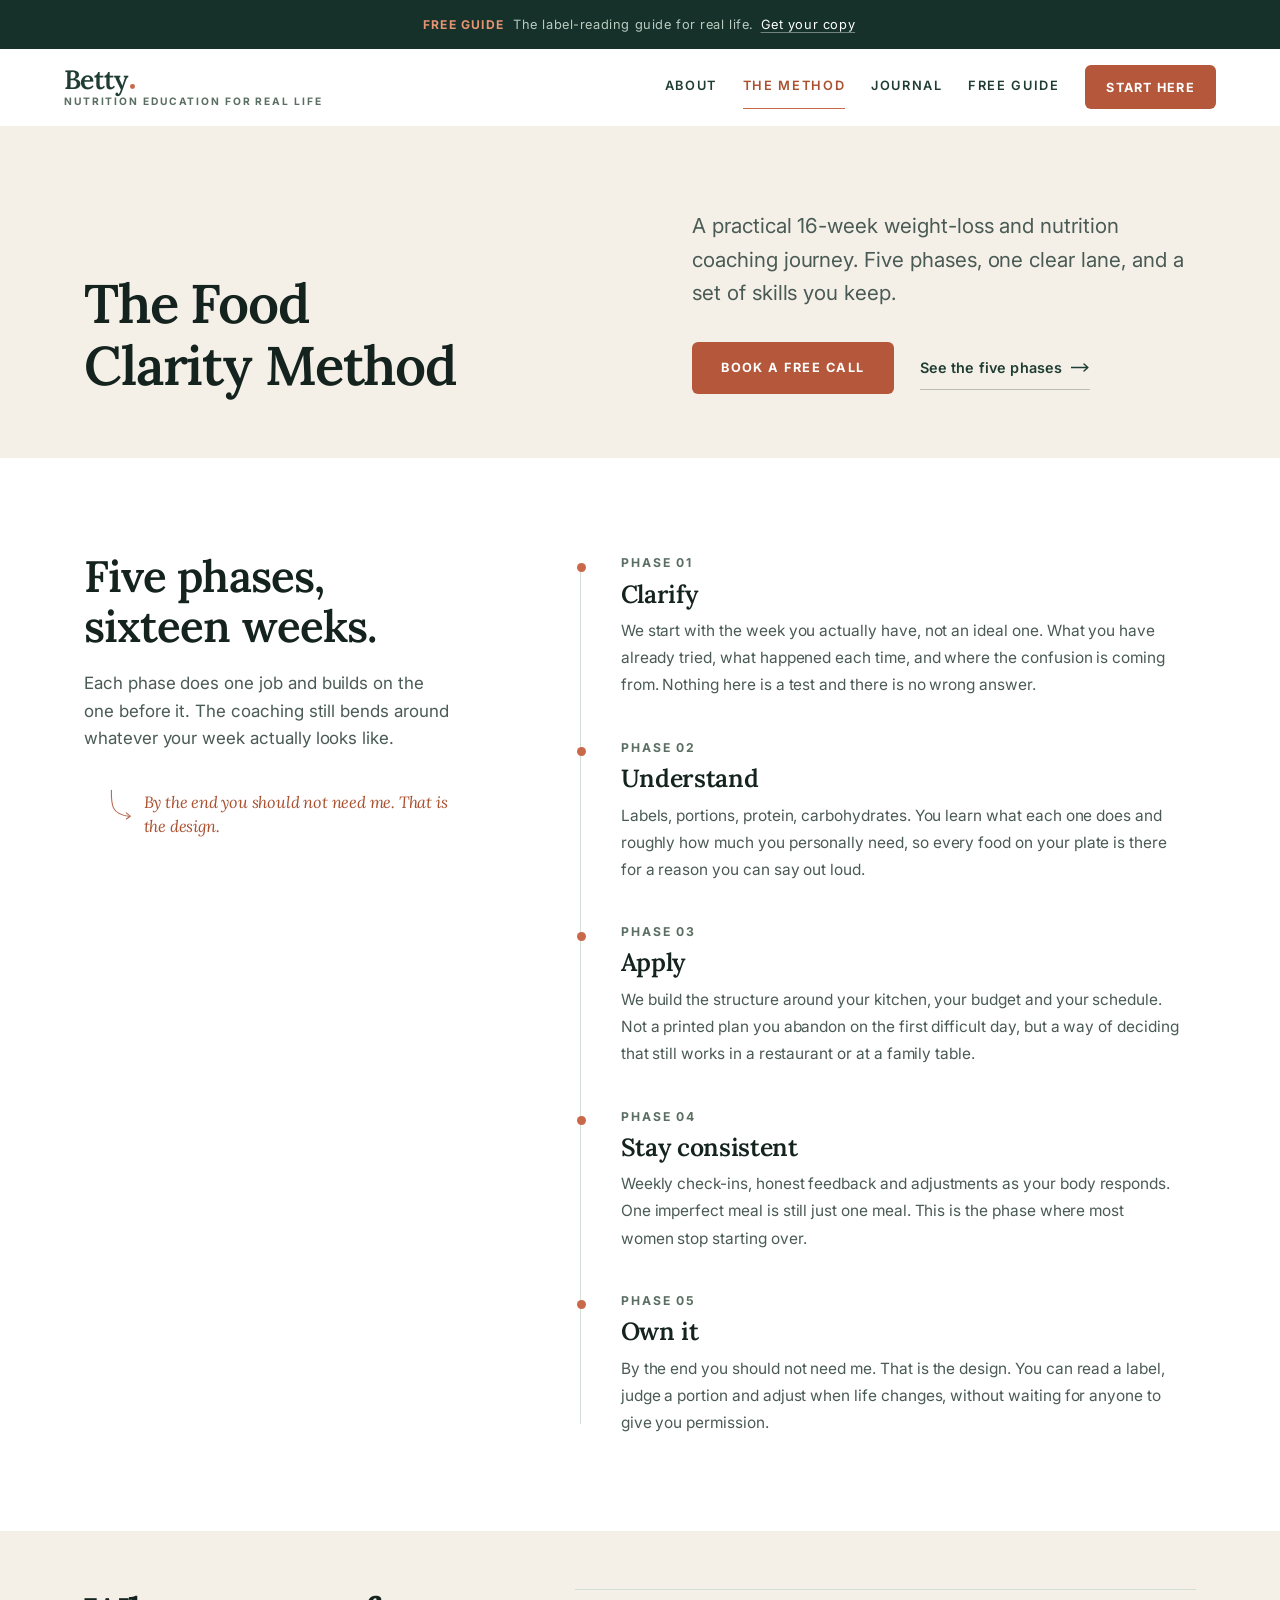
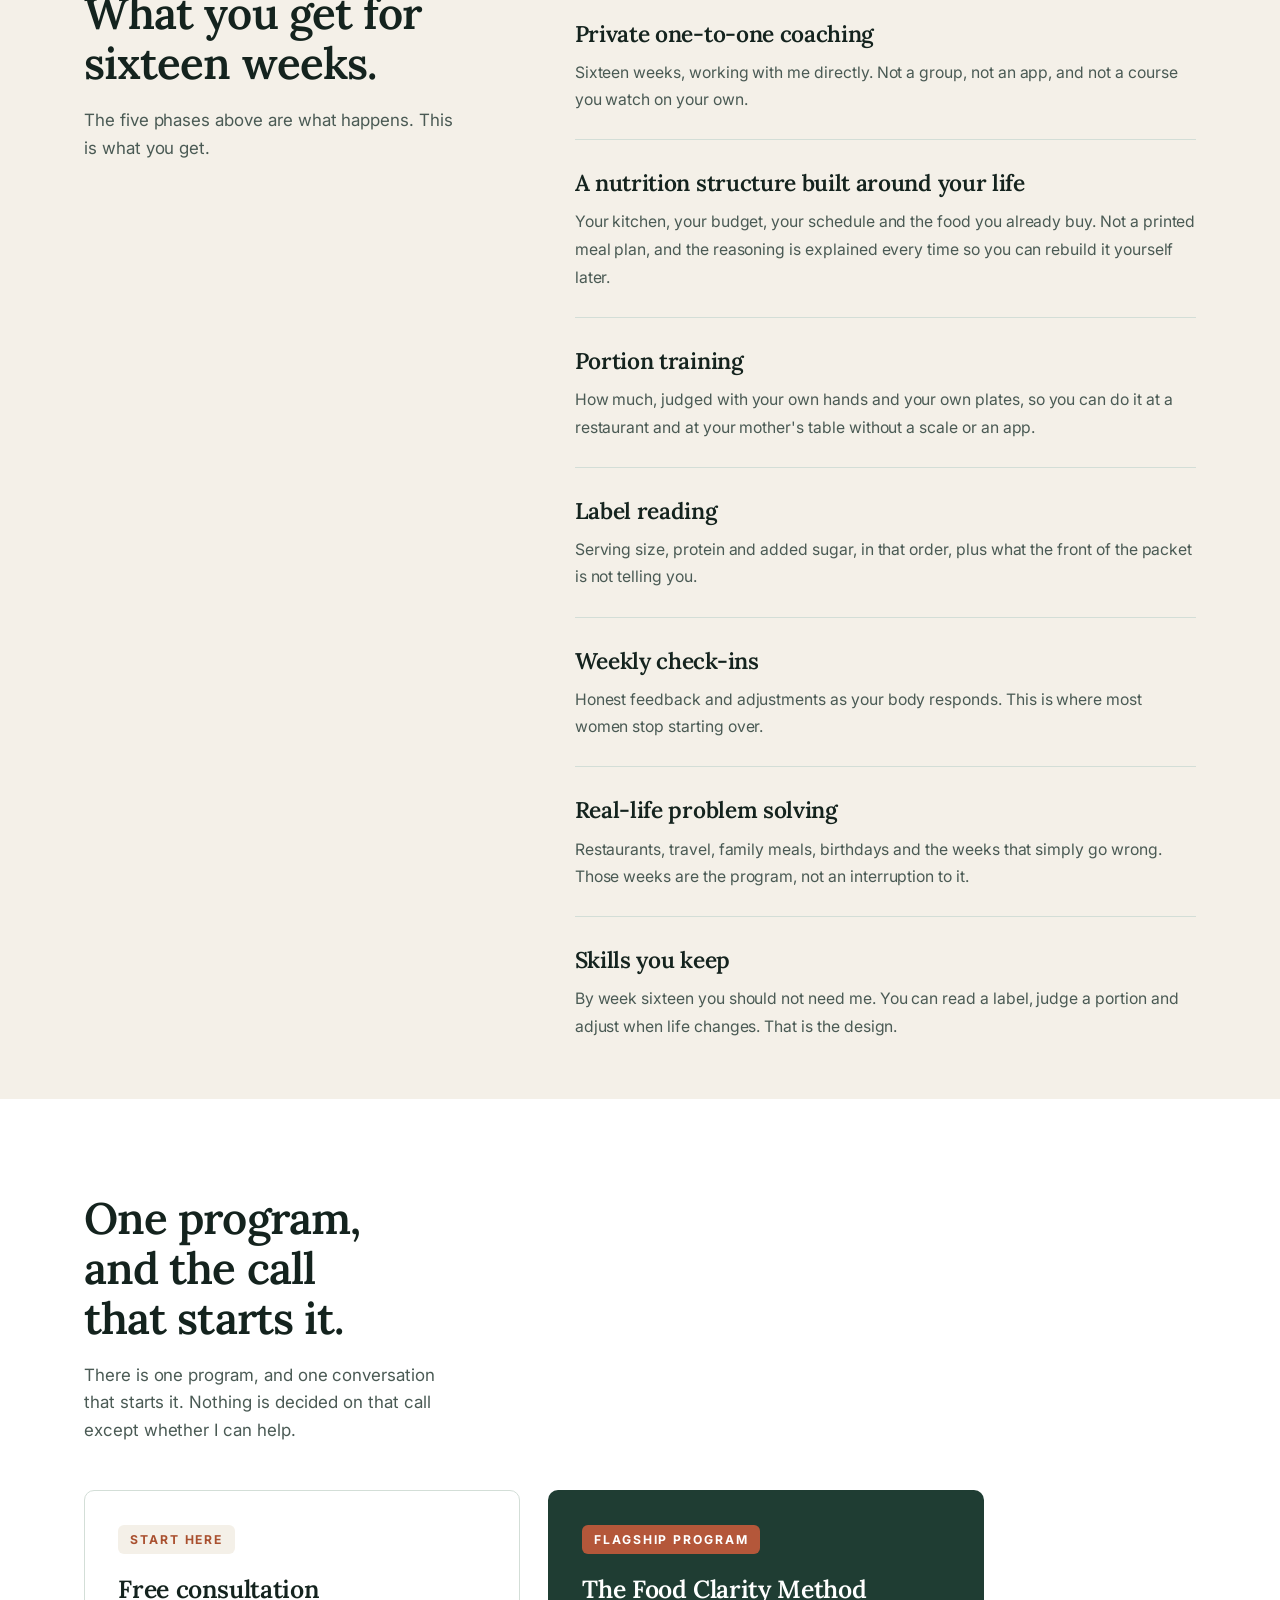
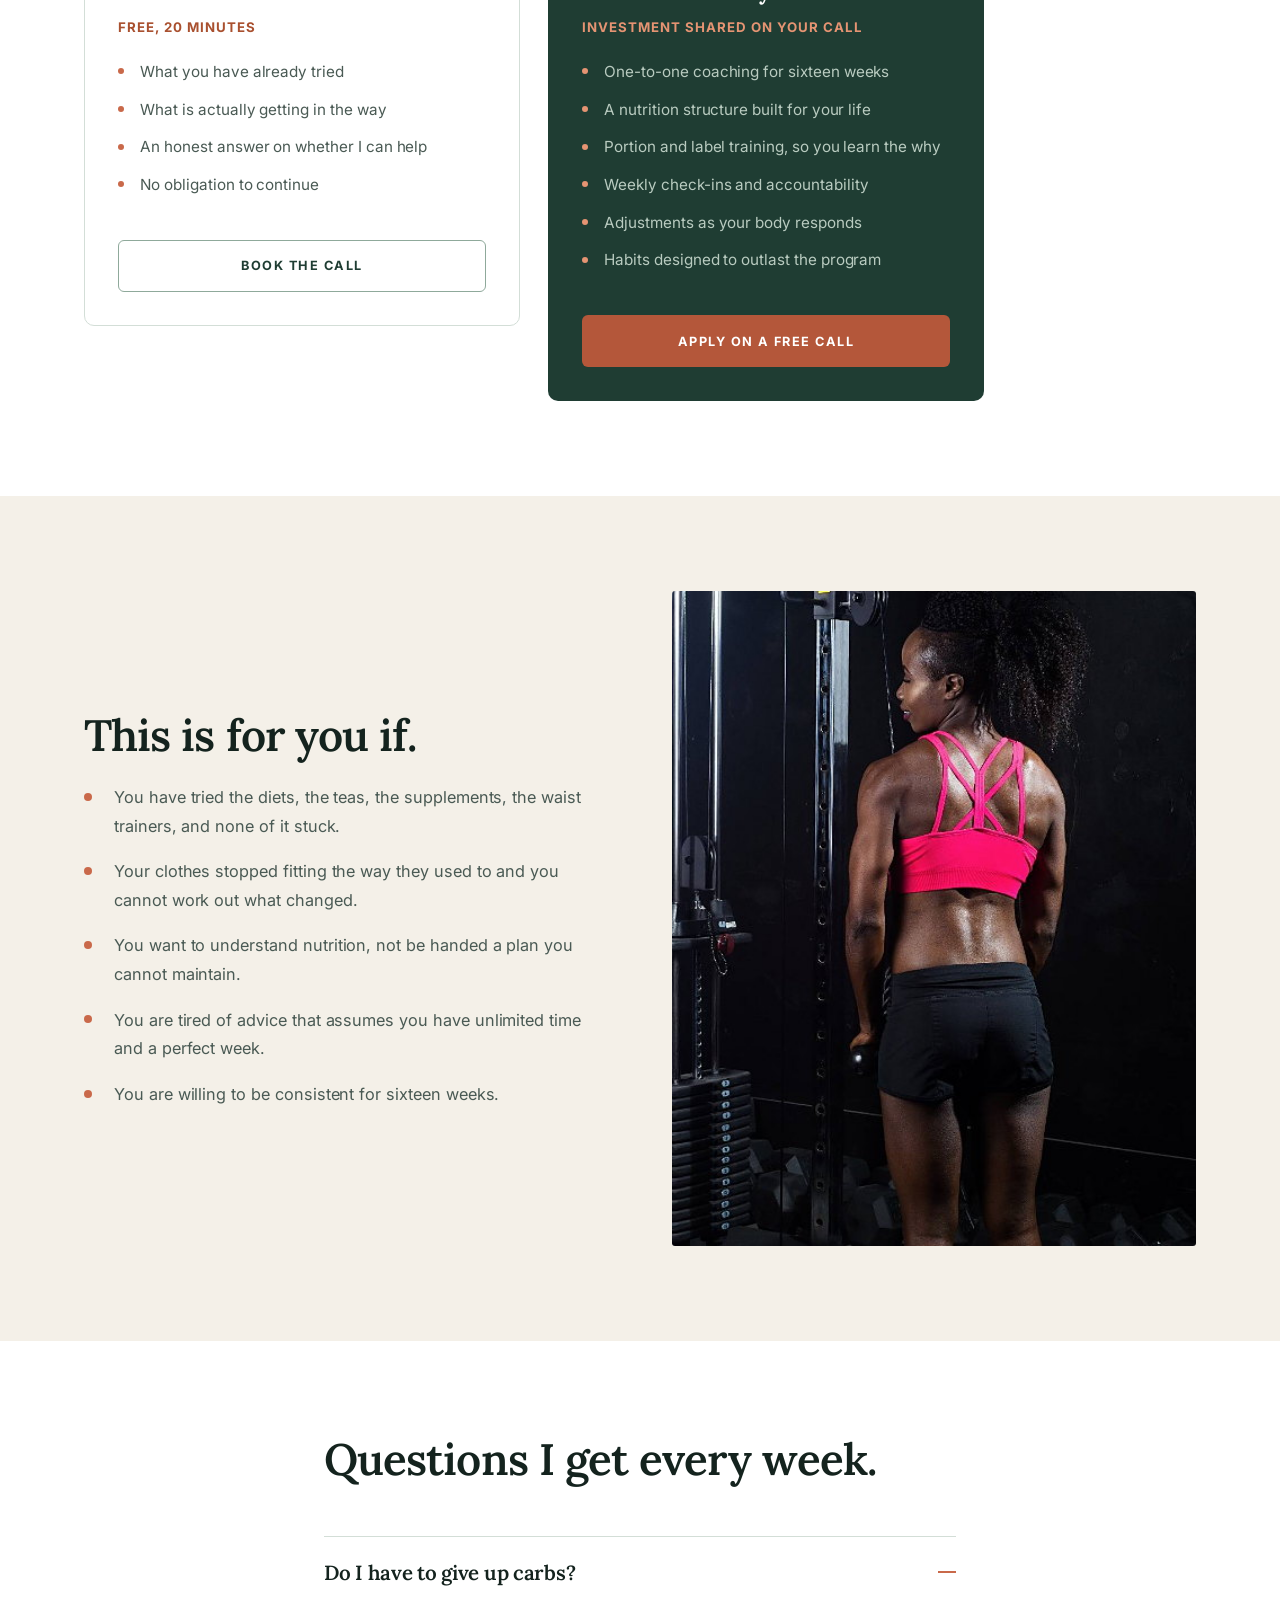
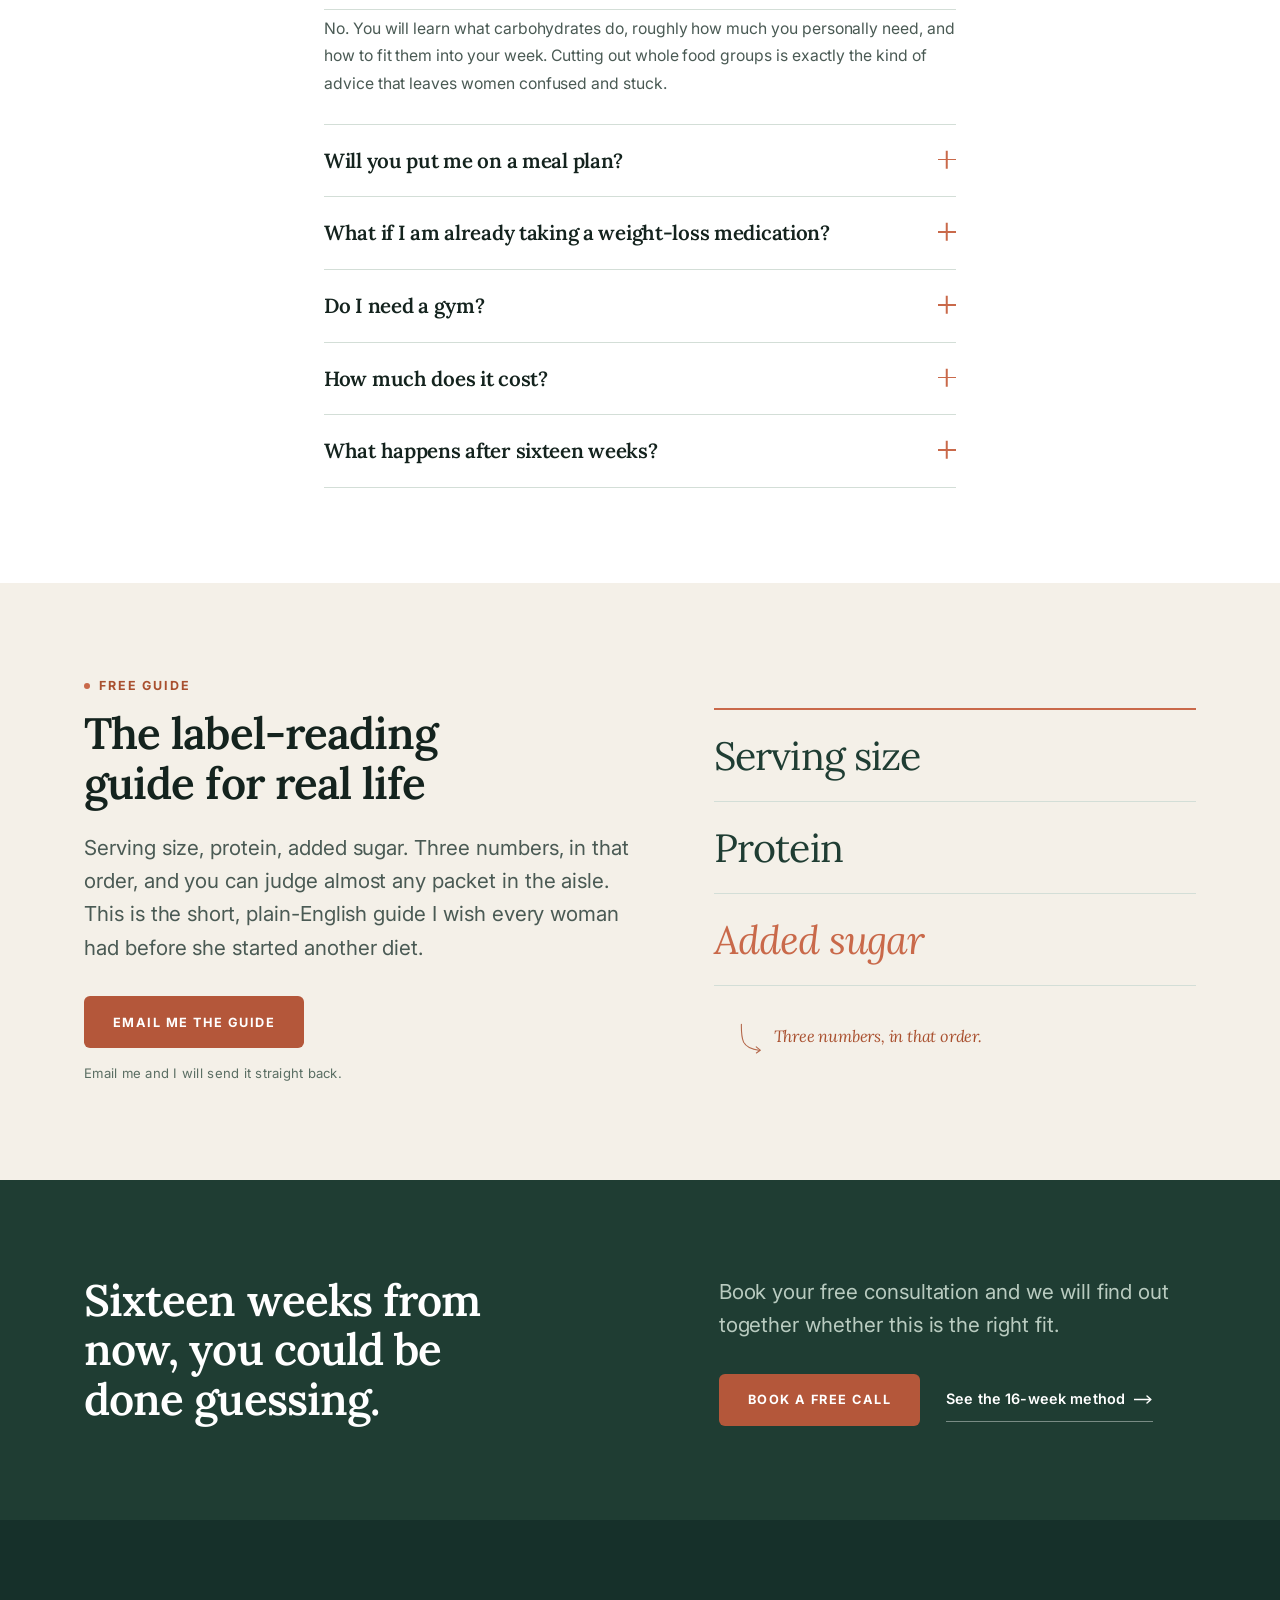
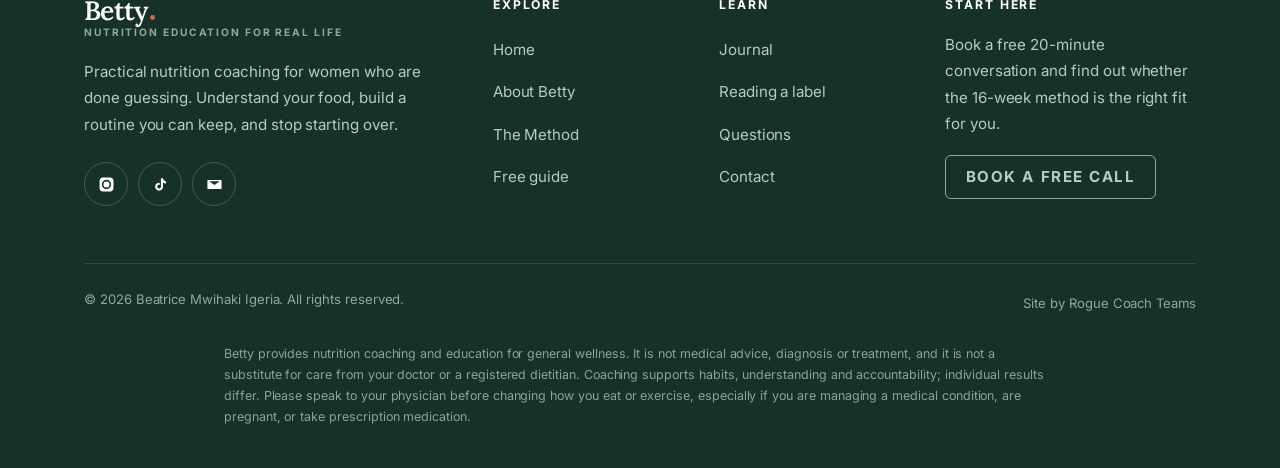
<file: services.html>
<!doctype html>
<html lang="en">
<head>
<meta charset="utf-8">
<meta name="viewport" content="width=device-width, initial-scale=1">
<title>The Food Clarity Method | 16-Week Weight Loss and Nutrition Coaching</title>
<meta name="description" content="A practical 16-week weight-loss and nutrition coaching program in five phases: clarify, understand, apply, stay consistent, own it. Private one-to-one coaching, portion training and label reading.">
<link rel="canonical" href="https://harryroguecoachteams-cmd.github.io/betty-mwihaki/services.html">
<meta name="theme-color" content="#1F3D33">
<meta name="robots" content="index,follow,max-image-preview:large">
<meta property="og:site_name" content="Betty | Nutrition education for real life">
<meta property="og:locale" content="en_US">
<meta property="og:title" content="The Food Clarity Method | 16-Week Weight Loss and Nutrition Coaching">
<meta property="og:description" content="A practical 16-week weight-loss and nutrition coaching program in five phases: clarify, understand, apply, stay consistent, own it. Private one-to-one coaching, portion training and label reading.">
<meta property="og:type" content="website">
<meta property="og:url" content="https://harryroguecoachteams-cmd.github.io/betty-mwihaki/services.html">
<meta property="og:image" content="https://harryroguecoachteams-cmd.github.io/betty-mwihaki/assets/og.jpg">
<meta property="og:image:width" content="1200">
<meta property="og:image:height" content="630">
<meta property="og:image:alt" content="Betty. Stop guessing what to eat. Start understanding your food.">
<meta name="twitter:card" content="summary_large_image">
<meta name="twitter:title" content="The Food Clarity Method | 16-Week Weight Loss and Nutrition Coaching">
<meta name="twitter:description" content="A practical 16-week weight-loss and nutrition coaching program in five phases: clarify, understand, apply, stay consistent, own it. Private one-to-one coaching, portion training and label reading.">
<meta name="twitter:image" content="https://harryroguecoachteams-cmd.github.io/betty-mwihaki/assets/og.jpg">
<script type="application/ld+json">{"@context":"https://schema.org","@graph":[{"@type":"Person","@id":"https://harryroguecoachteams-cmd.github.io/betty-mwihaki/#betty","name":"Beatrice Mwihaki Igeria","alternateName":"Betty Mwihaki","jobTitle":"Weight loss and nutrition coach","url":"https://harryroguecoachteams-cmd.github.io/betty-mwihaki/about.html","image":"https://harryroguecoachteams-cmd.github.io/betty-mwihaki/assets/img/betty-portrait.jpg","email":"mailto:beatricemwihaki@yahoo.com","description":"Betty coaches women who have tried diets, supplements and weight-loss trends and still struggle with stubborn weight and belly fat. She began teaching yoga in Kenya at eighteen and went on to compete in bodybuilding.","knowsAbout":["Nutrition education","Portion sizes","Reading nutrition labels","Sustainable weight loss","Habit and accountability coaching"],"sameAs":["https://www.instagram.com/betty_mwihaki/","https://www.tiktok.com/@betty_fit8"]},{"@type":"Service","@id":"https://harryroguecoachteams-cmd.github.io/betty-mwihaki/services.html#method","name":"The Food Clarity Method","serviceType":"Nutrition and weight loss coaching","url":"https://harryroguecoachteams-cmd.github.io/betty-mwihaki/services.html","provider":{"@id":"https://harryroguecoachteams-cmd.github.io/betty-mwihaki/#betty"},"description":"A practical 16-week one-to-one nutrition and weight loss coaching program in five phases: clarify, understand, apply, stay consistent, own it.","audience":{"@type":"PeopleAudience","audienceType":"Women"},"areaServed":"Worldwide"},{"@type":"FAQPage","@id":"https://harryroguecoachteams-cmd.github.io/betty-mwihaki/services.html#faq","mainEntity":[{"@type":"Question","name":"Do I have to give up carbs?","acceptedAnswer":{"@type":"Answer","text":"No. You will learn what carbohydrates do, roughly how much you personally need, and how to fit them into your week. Cutting out whole food groups is exactly the kind of advice that leaves women confused and stuck."}},{"@type":"Question","name":"Will you put me on a meal plan?","acceptedAnswer":{"@type":"Answer","text":"Not in the way you are imagining. A printed plan works until the day you eat something that is not on it. I teach you the reasoning, which is portions, protein and labels, so you can make a good decision in a restaurant, at a family gathering, or on a bad week."}},{"@type":"Question","name":"What if I am already taking a weight-loss medication?","acceptedAnswer":{"@type":"Answer","text":"Bring it to the call. That is a conversation to have with me and with your doctor. My coaching is education and accountability around food, and I will always tell you when something belongs with your physician rather than with me."}},{"@type":"Question","name":"Do I need a gym?","acceptedAnswer":{"@type":"Answer","text":"No. This is nutrition coaching. Movement helps and we will talk about it, but you will not be asked to spend hours you do not have in a gym."}},{"@type":"Question","name":"How much does it cost?","acceptedAnswer":{"@type":"Answer","text":"I share the investment on the consultation call, once I know which program actually fits you. The call itself is free and there is no obligation to continue."}},{"@type":"Question","name":"What happens after sixteen weeks?","acceptedAnswer":{"@type":"Answer","text":"You keep going, on your own. That is the whole design. My goal is never to make you dependent on me. It is to leave you able to manage your own nutrition for life."}}]}]}</script>
<link rel="preconnect" href="https://fonts.googleapis.com">
<link rel="preconnect" href="https://fonts.gstatic.com" crossorigin>
<link href="https://fonts.googleapis.com/css2?family=Inter:wght@300..700&family=Lora:ital,wght@0,400..700;1,400..700&display=swap" rel="stylesheet">
<link rel="stylesheet" href="assets/style.css">
<link rel="icon" href="assets/favicon.svg" type="image/svg+xml">
<link rel="apple-touch-icon" href="assets/favicon.svg">
<script>document.documentElement.classList.add('js');window.addEventListener('error',function(){document.documentElement.classList.remove('js')},true);</script>
</head>
<body>
<a class="skip" href="#main">Skip to content</a>

<div class="announce">
  <b>Free guide</b> &nbsp;The label-reading guide for real life.
  <a href="index.html#guide">Get your copy</a>
</div>

<header class="site-header">
  <div class="nav-scrim" id="navScrim"></div>
  <div class="header-inner">
    <a class="logo" href="index.html" aria-label="Betty, nutrition education for real life">
      <span class="logo-name">Betty<span class="pt"></span></span>
      <span class="logo-sub">Nutrition education for real life</span>
    </a>
    <button class="nav-toggle" id="navToggle" aria-label="Menu" aria-expanded="false" aria-controls="nav">
      <span></span><span></span><span></span>
    </button>
    <nav class="nav" id="nav" aria-label="Main">
      <a href="about.html">About</a>
      <a href="services.html" class="active">The Method</a>
      <a href="blog.html">Journal</a>
      <a href="shop.html">Free guide</a>
      <a class="btn btn-clay btn-sm" href="contact.html#book">Start here</a>
    </nav>
  </div>
</header>

<main id="main">

<section class="phero type">
  <div class="wrap">
    <div class="type-hero">
      <h1 data-rv="lines"><span class="ln"><span>The Food</span></span>
        <span class="ln"><span>Clarity Method</span></span></h1>
      <div>
        <p class="lede">A practical 16-week weight-loss and nutrition coaching
        journey. Five phases, one clear lane, and a set of skills you keep.</p>
        <div class="actions"><a class="btn btn-clay " href="contact.html#book">Book a free call</a><a class="tlink" href="#phases">See the five phases<svg class="ar" viewBox="0 0 19 9" fill="none" aria-hidden="true"><path d="M0 4.5h16.5M13 1l3.9 3.5L13 8" stroke="currentColor" stroke-width="1.4" stroke-linecap="round" stroke-linejoin="round"/></svg></a></div>
      </div>
    </div>
  </div>
</section>

<section class="s" id="phases">
  <div class="wrap">
    <div class="ed">
      <div class="ed-head">
        <h2 data-rv><span class="ln"><span>Five phases,</span></span>
        <span class="ln"><span>sixteen weeks.</span></span></h2>
        <p class="lede">Each phase does one job and builds on the one
        before it. The coaching still bends around whatever your week actually
        looks like.</p>
        <p class="note"><svg class="tick" viewBox="0 0 26 38" fill="none" aria-hidden="true"><path d="M1.6 1.4c-.2 9.6.5 16.5 2.5 21 2.4 5.4 8.2 8.8 19.4 10.3" stroke="currentColor" stroke-width="1.3" stroke-linecap="round"/><path d="M19.2 28.4L24 32.3l-4.6 3.3" stroke="currentColor" stroke-width="1.3" stroke-linecap="round" stroke-linejoin="round"/></svg><span>By the end you should not need me. That is the design.</span></p>
      </div>
      <div class="ed-body" data-rv>
    <ol class="phases">
      <li class="phase">
        <p class="p">Phase 01</p>
        <h3>Clarify</h3>
        <p class="d">We start with the week you actually have, not an ideal one. What you have already tried, what happened each time, and where the confusion is coming from. Nothing here is a test and there is no wrong answer.</p>
      </li>
      <li class="phase">
        <p class="p">Phase 02</p>
        <h3>Understand</h3>
        <p class="d">Labels, portions, protein, carbohydrates. You learn what each one does and roughly how much you personally need, so every food on your plate is there for a reason you can say out loud.</p>
      </li>
      <li class="phase">
        <p class="p">Phase 03</p>
        <h3>Apply</h3>
        <p class="d">We build the structure around your kitchen, your budget and your schedule. Not a printed plan you abandon on the first difficult day, but a way of deciding that still works in a restaurant or at a family table.</p>
      </li>
      <li class="phase">
        <p class="p">Phase 04</p>
        <h3>Stay consistent</h3>
        <p class="d">Weekly check-ins, honest feedback and adjustments as your body responds. One imperfect meal is still just one meal. This is the phase where most women stop starting over.</p>
      </li>
      <li class="phase">
        <p class="p">Phase 05</p>
        <h3>Own it</h3>
        <p class="d">By the end you should not need me. That is the design. You can read a label, judge a portion and adjust when life changes, without waiting for anyone to give you permission.</p>
      </li>
    </ol>

      </div>
    </div>
  </div>
</section>

<section class="s tight bg-oat">
  <div class="wrap">
    <div class="ed">
      <div class="ed-head">
        <h2 data-rv><span class="ln"><span>What you get for</span></span>
        <span class="ln"><span>sixteen weeks.</span></span></h2>
        <p class="lede">The five phases above are what happens. This is what
        you get.</p>
      </div>
      <div class="ed-body">
        <dl class="deflist wide-dl" data-rv>
          <dt>Private one-to-one coaching</dt>
          <dd>Sixteen weeks, working with me directly. Not a group, not an app,
          and not a course you watch on your own.</dd>
          <dt>A nutrition structure built around your life</dt>
          <dd>Your kitchen, your budget, your schedule and the food you already
          buy. Not a printed meal plan, and the reasoning is explained every
          time so you can rebuild it yourself later.</dd>
          <dt>Portion training</dt>
          <dd>How much, judged with your own hands and your own plates, so you
          can do it at a restaurant and at your mother's table without a scale
          or an app.</dd>
          <dt>Label reading</dt>
          <dd>Serving size, protein and added sugar, in that order, plus what
          the front of the packet is not telling you.</dd>
          <dt>Weekly check-ins</dt>
          <dd>Honest feedback and adjustments as your body responds. This is
          where most women stop starting over.</dd>
          <dt>Real-life problem solving</dt>
          <dd>Restaurants, travel, family meals, birthdays and the weeks that
          simply go wrong. Those weeks are the program, not an interruption to
          it.</dd>
          <dt>Skills you keep</dt>
          <dd>By week sixteen you should not need me. You can read a label,
          judge a portion and adjust when life changes. That is the design.</dd>
        </dl>
      </div>
    </div>
  </div>
</section>

<section class="s">
  <div class="wrap">
    <div class="ed">
      <div class="ed-head">
        <h2 data-rv><span class="ln"><span>One program,</span></span>
        <span class="ln"><span>and the call</span></span>
        <span class="ln"><span>that starts it.</span></span></h2>
        <p class="lede">There is one program, and one conversation that starts
        it. Nothing is decided on that call except whether I can help.</p>
      </div>
    </div>
    <div class="tiers two">
      <div class="tier">
        <span class="flag">Start here</span>
        <h3>Free consultation</h3>
        <p class="price">Free, 20 minutes</p>
        <ul>
          <li>What you have already tried</li>
          <li>What is actually getting in the way</li>
          <li>An honest answer on whether I can help</li>
          <li>No obligation to continue</li>
        </ul>
        <a class="btn btn-ghost " href="contact.html#book">Book the call</a>
      </div>
      <div class="tier featured">
        <span class="flag">Flagship program</span>
        <h3>The Food Clarity Method</h3>
        <p class="price">Investment shared on your call</p>
        <ul>
          <li>One-to-one coaching for sixteen weeks</li>
          <li>A nutrition structure built for your life</li>
          <li>Portion and label training, so you learn the why</li>
          <li>Weekly check-ins and accountability</li>
          <li>Adjustments as your body responds</li>
          <li>Habits designed to outlast the program</li>
        </ul>
        <a class="btn btn-clay " href="contact.html#book">Apply on a free call</a>
      </div>
    </div>
  </div>
</section>

<section class="s bg-oat">
  <div class="wrap">
    <div class="split">
      <div class="split-copy">
        <h2 data-rv><span class="ln"><span>This is for you if.</span></span></h2>
        <ul class="checks">
          <li>You have tried the diets, the teas, the supplements, the waist trainers, and none of it stuck.</li>
          <li>Your clothes stopped fitting the way they used to and you cannot work out what changed.</li>
          <li>You want to understand nutrition, not be handed a plan you cannot maintain.</li>
          <li>You are tired of advice that assumes you have unlimited time and a perfect week.</li>
          <li>You are willing to be consistent for sixteen weeks.</li>
        </ul>
      </div>
      <div class="split-media"><div class="imgwrap tall"><img src="assets/img/betty-cable.jpg" alt="Betty training at a cable machine" loading="lazy" decoding="async"></div></div>
    </div>
  </div>
</section>

<section class="s" id="faq">
  <div class="wrap narrow">
    <h2 class="mb-l" data-rv><span class="ln"><span>Questions I get every week.</span></span></h2>
    <div class="faq">
      <button class="q" type="button" aria-expanded="true" aria-controls="fa0" id="fq0">Do I have to give up carbs?<span class="ic" aria-hidden="true"></span></button>
      <div class="a" id="fa0" role="region" aria-labelledby="fq0"><div><p>No. You will learn what carbohydrates do, roughly how much you personally need, and how to fit them into your week. Cutting out whole food groups is exactly the kind of advice that leaves women confused and stuck.</p></div></div>
      <button class="q" type="button" aria-expanded="false" aria-controls="fa1" id="fq1">Will you put me on a meal plan?<span class="ic" aria-hidden="true"></span></button>
      <div class="a" id="fa1" role="region" aria-labelledby="fq1"><div><p>Not in the way you are imagining. A printed plan works until the day you eat something that is not on it. I teach you the reasoning, which is portions, protein and labels, so you can make a good decision in a restaurant, at a family gathering, or on a bad week.</p></div></div>
      <button class="q" type="button" aria-expanded="false" aria-controls="fa2" id="fq2">What if I am already taking a weight-loss medication?<span class="ic" aria-hidden="true"></span></button>
      <div class="a" id="fa2" role="region" aria-labelledby="fq2"><div><p>Bring it to the call. That is a conversation to have with me and with your doctor. My coaching is education and accountability around food, and I will always tell you when something belongs with your physician rather than with me.</p></div></div>
      <button class="q" type="button" aria-expanded="false" aria-controls="fa3" id="fq3">Do I need a gym?<span class="ic" aria-hidden="true"></span></button>
      <div class="a" id="fa3" role="region" aria-labelledby="fq3"><div><p>No. This is nutrition coaching. Movement helps and we will talk about it, but you will not be asked to spend hours you do not have in a gym.</p></div></div>
      <button class="q" type="button" aria-expanded="false" aria-controls="fa4" id="fq4">How much does it cost?<span class="ic" aria-hidden="true"></span></button>
      <div class="a" id="fa4" role="region" aria-labelledby="fq4"><div><p>I share the investment on the consultation call, once I know which program actually fits you. The call itself is free and there is no obligation to continue.</p></div></div>
      <button class="q" type="button" aria-expanded="false" aria-controls="fa5" id="fq5">What happens after sixteen weeks?<span class="ic" aria-hidden="true"></span></button>
      <div class="a" id="fa5" role="region" aria-labelledby="fq5"><div><p>You keep going, on your own. That is the whole design. My goal is never to make you dependent on me. It is to leave you able to manage your own nutrition for life.</p></div></div>
    </div>
  </div>
</section>

<section class="s guide" id="guide">
  <div class="wrap">
    <div class="split lean">
      <div class="split-copy">
        <p class="eyebrow">Free guide</p>
        <h2><span class="ln"><span>The label-reading</span></span>
        <span class="ln"><span>guide for real life</span></span></h2>
        <p class="lede">Serving size, protein, added sugar. Three numbers, in
        that order, and you can judge almost any packet in the aisle. This is the
        short, plain-English guide I wish every woman had before she started
        another diet.</p>
        <div class="actions"><a class="btn btn-clay " href="mailto:beatricemwihaki@yahoo.com?subject=The%20label-reading%20guide%20for%20real%20life">Email me the guide</a></div>
        <p class="form-note">Email me and I will send it straight back.</p>
      </div>
      <div class="split-media">
        <div class="three" aria-hidden="true">
          <p>Serving size</p>
          <p>Protein</p>
          <p>Added sugar</p>
        </div>
        <p class="note"><svg class="tick" viewBox="0 0 26 38" fill="none" aria-hidden="true"><path d="M1.6 1.4c-.2 9.6.5 16.5 2.5 21 2.4 5.4 8.2 8.8 19.4 10.3" stroke="currentColor" stroke-width="1.3" stroke-linecap="round"/><path d="M19.2 28.4L24 32.3l-4.6 3.3" stroke="currentColor" stroke-width="1.3" stroke-linecap="round" stroke-linejoin="round"/></svg><span>Three numbers, in that order.</span></p>
      </div>
    </div>
  </div>
</section>

<section class="cta">
  <div class="wrap">
    <div class="cta-grid">
      <h2><span class="ln"><span>Sixteen weeks from</span></span>
        <span class="ln"><span>now, you could be</span></span>
        <span class="ln"><span>done guessing.</span></span></h2>
      <div>
        <p class="lede">Book your free consultation and we will find out together whether this is the right fit.</p>
        <div class="actions">
          <a class="btn btn-clay " href="contact.html#book">Book a free call</a>
          <a class="tlink" href="services.html">See the 16-week method<svg class="ar" viewBox="0 0 19 9" fill="none" aria-hidden="true"><path d="M0 4.5h16.5M13 1l3.9 3.5L13 8" stroke="currentColor" stroke-width="1.4" stroke-linecap="round" stroke-linejoin="round"/></svg></a>
        </div>
      </div>
    </div>
  </div>
</section>
</main>

<footer class="site-footer">
  <div class="wrap">
    <div class="footer-grid">
      <div>
        <div class="logo footer-logo">
          <span class="logo-name">Betty<span class="pt"></span></span>
          <span class="logo-sub">Nutrition education for real life</span>
        </div>
        <p style="margin-top:20px;max-width:340px">
          Practical nutrition coaching for women who are done guessing.
          Understand your food, build a routine you can keep, and stop
          starting over.
        </p>
        <div class="socials">
          <a href="https://www.instagram.com/betty_mwihaki/" target="_blank" rel="noopener" aria-label="Instagram"><svg viewBox="0 0 24 24" aria-hidden="true"><path d="M12 2.2c3.2 0 3.6 0 4.9.07 1.2.05 1.8.25 2.2.42.6.22 1 .48 1.4.9.4.4.7.8.9 1.4.2.4.4 1 .4 2.2.1 1.3.1 1.7.1 4.9s0 3.6-.1 4.9c0 1.2-.2 1.8-.4 2.2-.2.6-.5 1-.9 1.4-.4.4-.8.7-1.4.9-.4.2-1 .4-2.2.4-1.3.1-1.7.1-4.9.1s-3.6 0-4.9-.1c-1.2 0-1.8-.2-2.2-.4-.6-.2-1-.5-1.4-.9-.4-.4-.7-.8-.9-1.4-.2-.4-.4-1-.4-2.2C2.2 15.6 2.2 15.2 2.2 12s0-3.6.1-4.9c0-1.2.2-1.8.4-2.2.2-.6.5-1 .9-1.4.4-.4.8-.7 1.4-.9.4-.2 1-.4 2.2-.4C8.4 2.2 8.8 2.2 12 2.2zm0 3.2A6.6 6.6 0 1 0 18.6 12 6.6 6.6 0 0 0 12 5.4zm0 10.9A4.3 4.3 0 1 1 16.3 12 4.3 4.3 0 0 1 12 16.3zm6.9-11a1.55 1.55 0 1 1-1.55-1.55A1.55 1.55 0 0 1 18.9 5.3z"/></svg></a>
          <a href="https://www.tiktok.com/@betty_fit8" target="_blank" rel="noopener" aria-label="TikTok"><svg viewBox="0 0 24 24" aria-hidden="true"><path d="M16.6 5.8a4.3 4.3 0 0 1-1-2.8h-3v12.2a2.6 2.6 0 1 1-1.8-2.5V9.6a5.6 5.6 0 1 0 4.8 5.6V9.3a7.3 7.3 0 0 0 4.3 1.4V7.7a4.3 4.3 0 0 1-3.3-1.9z"/></svg></a>
          <a href="mailto:beatricemwihaki@yahoo.com" aria-label="Email Betty"><svg viewBox="0 0 24 24" aria-hidden="true"><path d="M3 5.5h18c.55 0 1 .45 1 1v11c0 .55-.45 1-1 1H3c-.55 0-1-.45-1-1v-11c0-.55.45-1 1-1zm1.6 2L12 12.6l7.4-5.1H4.6z"/></svg></a>
        </div>
      </div>
      <div>
        <h4>Explore</h4>
        <ul>
          <li><a href="index.html">Home</a></li>
          <li><a href="about.html">About Betty</a></li>
          <li><a href="services.html">The Method</a></li>
          <li><a href="shop.html">Free guide</a></li>
        </ul>
      </div>
      <div>
        <h4>Learn</h4>
        <ul>
          <li><a href="blog.html">Journal</a></li>
          <li><a href="read-a-nutrition-label.html">Reading a label</a></li>
          <li><a href="services.html#faq">Questions</a></li>
          <li><a href="contact.html">Contact</a></li>
        </ul>
      </div>
      <div>
        <h4>Start here</h4>
        <p>Book a free 20-minute conversation and find out whether the 16-week
        method is the right fit for you.</p>
        <a class="btn btn-ghost btn-sm auto" href="contact.html#book">Book a free call</a>
      </div>
    </div>
    <div class="footer-bottom">
      <span>&copy; <span data-year>2026</span> Beatrice Mwihaki Igeria. All rights reserved.</span>
      <span>Site by <a href="https://roguecoachteams.com" target="_blank" rel="noopener">Rogue Coach Teams</a></span>
    </div>
  </div>
</footer>

<div class="disclaimer">
  <div class="wrap">
    Betty provides nutrition coaching and education for general wellness. It is
    not medical advice, diagnosis or treatment, and it is not a substitute for
    care from your doctor or a registered dietitian. Coaching supports habits,
    understanding and accountability; individual results differ. Please speak to
    your physician before changing how you eat or exercise, especially if you
    are managing a medical condition, are pregnant, or take prescription
    medication.
  </div>
</div>

<script src="assets/site.js" defer></script>
</body>
</html>
</file>
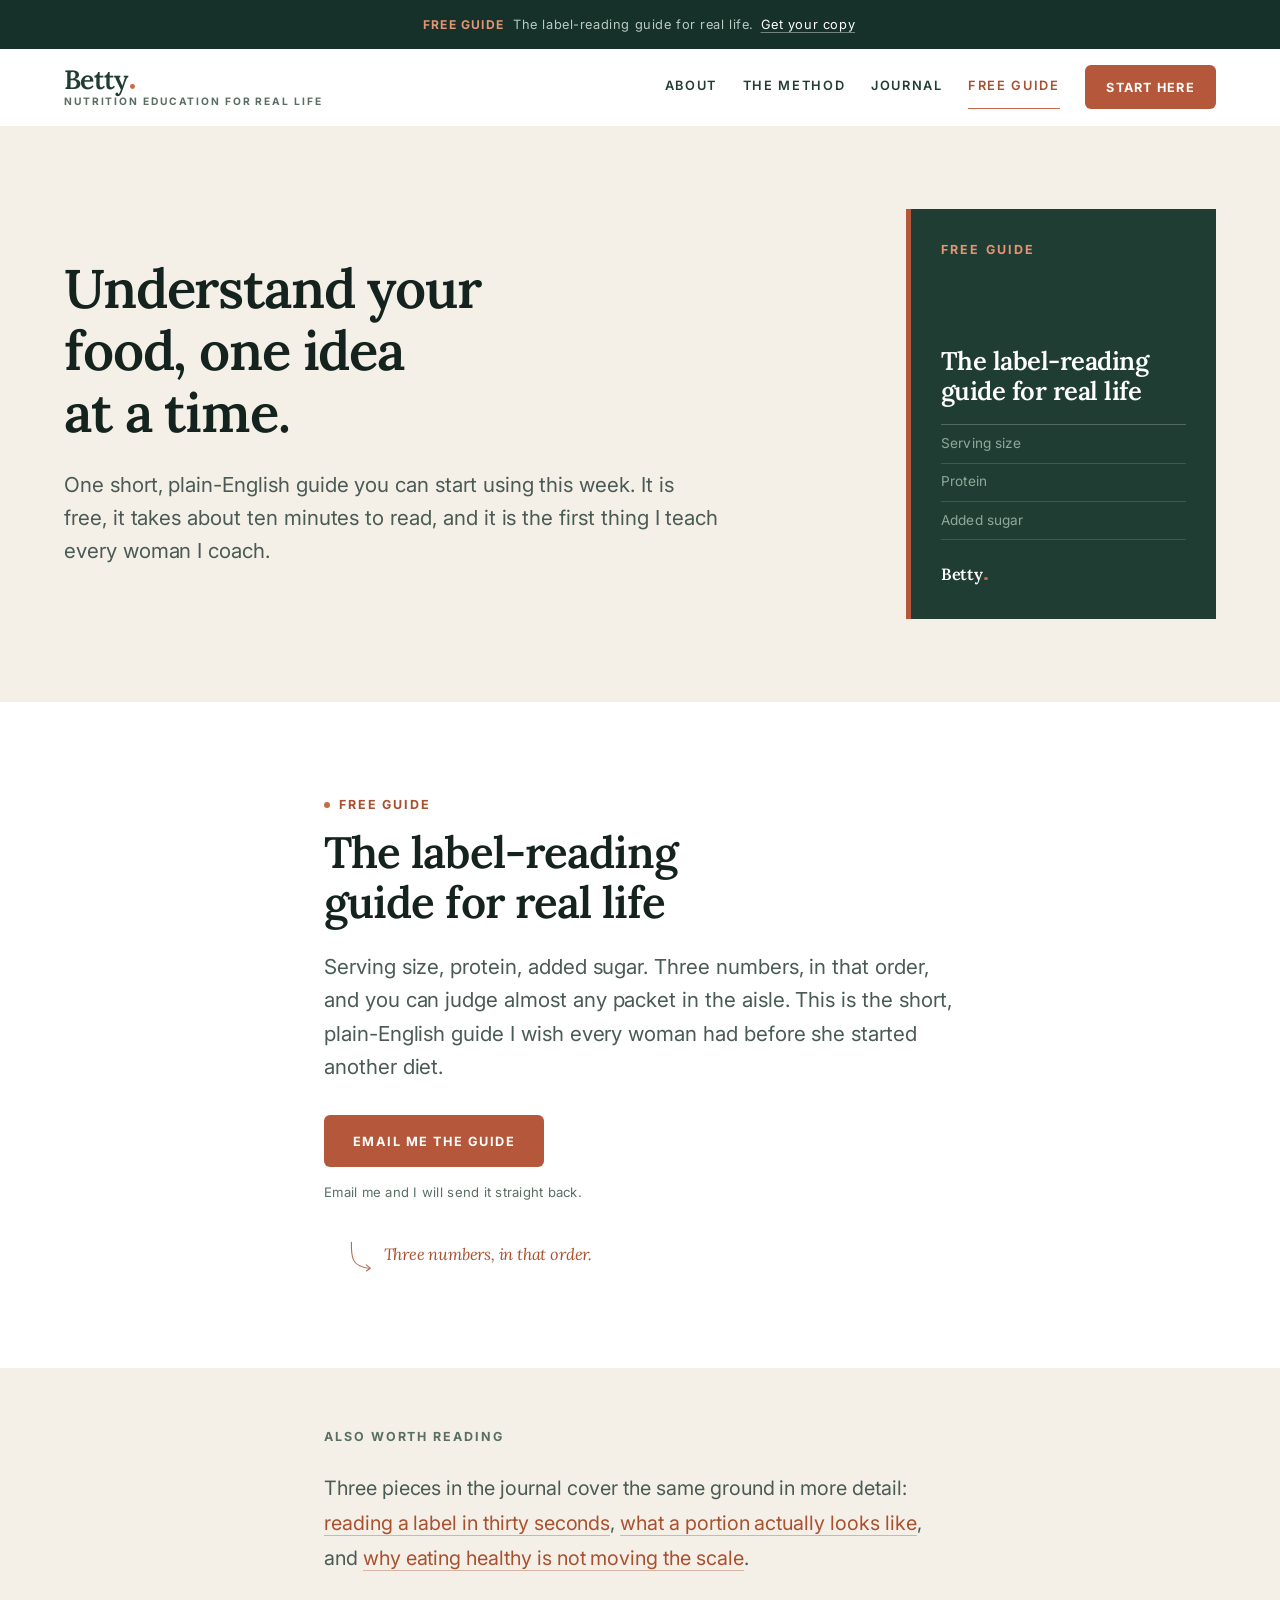
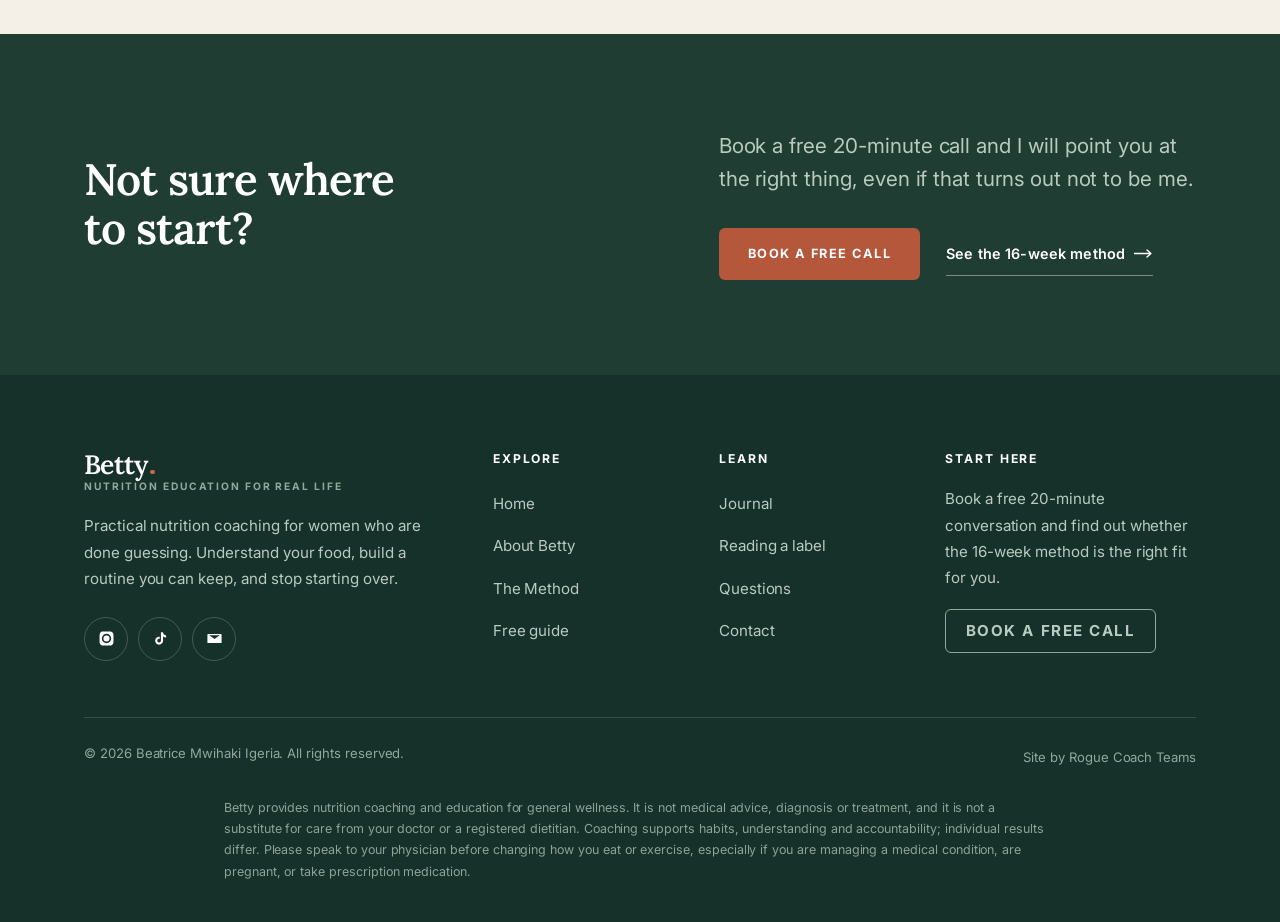
<file: shop.html>
<!doctype html>
<html lang="en">
<head>
<meta charset="utf-8">
<meta name="viewport" content="width=device-width, initial-scale=1">
<title>Free Nutrition Label-Reading Guide for Women | Betty Mwihaki</title>
<meta name="description" content="A free plain-English guide to reading a nutrition label: serving size, protein and added sugar, in the order that lets you judge almost any packet in the aisle.">
<link rel="canonical" href="https://harryroguecoachteams-cmd.github.io/betty-mwihaki/shop.html">
<meta name="theme-color" content="#1F3D33">
<meta name="robots" content="index,follow,max-image-preview:large">
<meta property="og:site_name" content="Betty | Nutrition education for real life">
<meta property="og:locale" content="en_US">
<meta property="og:title" content="Free Nutrition Label-Reading Guide for Women | Betty Mwihaki">
<meta property="og:description" content="A free plain-English guide to reading a nutrition label: serving size, protein and added sugar, in the order that lets you judge almost any packet in the aisle.">
<meta property="og:type" content="website">
<meta property="og:url" content="https://harryroguecoachteams-cmd.github.io/betty-mwihaki/shop.html">
<meta property="og:image" content="https://harryroguecoachteams-cmd.github.io/betty-mwihaki/assets/og.jpg">
<meta property="og:image:width" content="1200">
<meta property="og:image:height" content="630">
<meta property="og:image:alt" content="Betty. Stop guessing what to eat. Start understanding your food.">
<meta name="twitter:card" content="summary_large_image">
<meta name="twitter:title" content="Free Nutrition Label-Reading Guide for Women | Betty Mwihaki">
<meta name="twitter:description" content="A free plain-English guide to reading a nutrition label: serving size, protein and added sugar, in the order that lets you judge almost any packet in the aisle.">
<meta name="twitter:image" content="https://harryroguecoachteams-cmd.github.io/betty-mwihaki/assets/og.jpg">
<script type="application/ld+json">{"@context":"https://schema.org","@graph":[{"@type":"Person","@id":"https://harryroguecoachteams-cmd.github.io/betty-mwihaki/#betty","name":"Beatrice Mwihaki Igeria","alternateName":"Betty Mwihaki","jobTitle":"Weight loss and nutrition coach","url":"https://harryroguecoachteams-cmd.github.io/betty-mwihaki/about.html","image":"https://harryroguecoachteams-cmd.github.io/betty-mwihaki/assets/img/betty-portrait.jpg","email":"mailto:beatricemwihaki@yahoo.com","description":"Betty coaches women who have tried diets, supplements and weight-loss trends and still struggle with stubborn weight and belly fat. She began teaching yoga in Kenya at eighteen and went on to compete in bodybuilding.","knowsAbout":["Nutrition education","Portion sizes","Reading nutrition labels","Sustainable weight loss","Habit and accountability coaching"],"sameAs":["https://www.instagram.com/betty_mwihaki/","https://www.tiktok.com/@betty_fit8"]},{"@type":"WebPage","@id":"https://harryroguecoachteams-cmd.github.io/betty-mwihaki/shop.html#webpage","url":"https://harryroguecoachteams-cmd.github.io/betty-mwihaki/shop.html","isPartOf":{"@id":"https://harryroguecoachteams-cmd.github.io/betty-mwihaki/#website"},"name":"The label-reading guide for real life"}]}</script>
<link rel="preconnect" href="https://fonts.googleapis.com">
<link rel="preconnect" href="https://fonts.gstatic.com" crossorigin>
<link href="https://fonts.googleapis.com/css2?family=Inter:wght@300..700&family=Lora:ital,wght@0,400..700;1,400..700&display=swap" rel="stylesheet">
<link rel="stylesheet" href="assets/style.css">
<link rel="icon" href="assets/favicon.svg" type="image/svg+xml">
<link rel="apple-touch-icon" href="assets/favicon.svg">
<script>document.documentElement.classList.add('js');window.addEventListener('error',function(){document.documentElement.classList.remove('js')},true);</script>
</head>
<body>
<a class="skip" href="#main">Skip to content</a>

<div class="announce">
  <b>Free guide</b> &nbsp;The label-reading guide for real life.
  <a href="index.html#guide">Get your copy</a>
</div>

<header class="site-header">
  <div class="nav-scrim" id="navScrim"></div>
  <div class="header-inner">
    <a class="logo" href="index.html" aria-label="Betty, nutrition education for real life">
      <span class="logo-name">Betty<span class="pt"></span></span>
      <span class="logo-sub">Nutrition education for real life</span>
    </a>
    <button class="nav-toggle" id="navToggle" aria-label="Menu" aria-expanded="false" aria-controls="nav">
      <span></span><span></span><span></span>
    </button>
    <nav class="nav" id="nav" aria-label="Main">
      <a href="about.html">About</a>
      <a href="services.html">The Method</a>
      <a href="blog.html">Journal</a>
      <a href="shop.html" class="active">Free guide</a>
      <a class="btn btn-clay btn-sm" href="contact.html#book">Start here</a>
    </nav>
  </div>
</header>

<main id="main">

<section class="phero">
  <div class="wrap wide">
    <div class="phero-grid">
      <div>
        <h1 data-rv="lines"><span class="ln"><span>Understand your</span></span>
        <span class="ln"><span>food, one idea</span></span>
        <span class="ln"><span>at a time.</span></span></h1>
        <p class="lede">One short, plain-English guide you can start using
        this week. It is free, it takes about ten minutes to read, and it is the
        first thing I teach every woman I coach.</p>
      </div>
      <div class="cover-slot" data-rv><div class="cover" aria-hidden="true">
          <p class="c-k">Free guide</p>
          <p class="c-t">The label-reading guide for real life</p>
          <ul class="c-l"><li>Serving size</li><li>Protein</li><li>Added sugar</li></ul>
          <p class="c-b">Betty<i></i></p>
        </div></div>
    </div>
  </div>
</section>

<section class="s" id="guide">
  <div class="wrap narrow">
    <p class="eyebrow">Free guide</p>
    <h2 data-rv><span class="ln"><span>The label-reading</span></span>
        <span class="ln"><span>guide for real life</span></span></h2>
    <p class="lede">Serving size, protein, added sugar. Three numbers, in that
    order, and you can judge almost any packet in the aisle. This is the short,
    plain-English guide I wish every woman had before she started another
    diet.</p>
    <div class="actions"><a class="btn btn-clay " href="mailto:beatricemwihaki@yahoo.com?subject=The%20label-reading%20guide%20for%20real%20life">Email me the guide</a></div>
        <p class="form-note">Email me and I will send it straight back.</p>
    <p class="note"><svg class="tick" viewBox="0 0 26 38" fill="none" aria-hidden="true"><path d="M1.6 1.4c-.2 9.6.5 16.5 2.5 21 2.4 5.4 8.2 8.8 19.4 10.3" stroke="currentColor" stroke-width="1.3" stroke-linecap="round"/><path d="M19.2 28.4L24 32.3l-4.6 3.3" stroke="currentColor" stroke-width="1.3" stroke-linecap="round" stroke-linejoin="round"/></svg><span>Three numbers, in that order.</span></p>
  </div>
</section>

<section class="s tight bg-oat">
  <div class="wrap narrow">
    <p class="k-head">Also worth reading</p>
    <p class="big-p" style="margin-top:0">Three pieces in the journal cover the
    same ground in more detail: <a href="read-a-nutrition-label.html">reading a
    label in thirty seconds</a>, <a href="what-a-portion-looks-like.html">what a
    portion actually looks like</a>, and
    <a href="eating-healthy-not-losing-weight.html">why eating healthy is not
    moving the scale</a>.</p>
  </div>
</section>

<section class="cta">
  <div class="wrap">
    <div class="cta-grid">
      <h2><span class="ln"><span>Not sure where</span></span>
        <span class="ln"><span>to start?</span></span></h2>
      <div>
        <p class="lede">Book a free 20-minute call and I will point you at the right thing, even if that turns out not to be me.</p>
        <div class="actions">
          <a class="btn btn-clay " href="contact.html#book">Book a free call</a>
          <a class="tlink" href="services.html">See the 16-week method<svg class="ar" viewBox="0 0 19 9" fill="none" aria-hidden="true"><path d="M0 4.5h16.5M13 1l3.9 3.5L13 8" stroke="currentColor" stroke-width="1.4" stroke-linecap="round" stroke-linejoin="round"/></svg></a>
        </div>
      </div>
    </div>
  </div>
</section>
</main>

<footer class="site-footer">
  <div class="wrap">
    <div class="footer-grid">
      <div>
        <div class="logo footer-logo">
          <span class="logo-name">Betty<span class="pt"></span></span>
          <span class="logo-sub">Nutrition education for real life</span>
        </div>
        <p style="margin-top:20px;max-width:340px">
          Practical nutrition coaching for women who are done guessing.
          Understand your food, build a routine you can keep, and stop
          starting over.
        </p>
        <div class="socials">
          <a href="https://www.instagram.com/betty_mwihaki/" target="_blank" rel="noopener" aria-label="Instagram"><svg viewBox="0 0 24 24" aria-hidden="true"><path d="M12 2.2c3.2 0 3.6 0 4.9.07 1.2.05 1.8.25 2.2.42.6.22 1 .48 1.4.9.4.4.7.8.9 1.4.2.4.4 1 .4 2.2.1 1.3.1 1.7.1 4.9s0 3.6-.1 4.9c0 1.2-.2 1.8-.4 2.2-.2.6-.5 1-.9 1.4-.4.4-.8.7-1.4.9-.4.2-1 .4-2.2.4-1.3.1-1.7.1-4.9.1s-3.6 0-4.9-.1c-1.2 0-1.8-.2-2.2-.4-.6-.2-1-.5-1.4-.9-.4-.4-.7-.8-.9-1.4-.2-.4-.4-1-.4-2.2C2.2 15.6 2.2 15.2 2.2 12s0-3.6.1-4.9c0-1.2.2-1.8.4-2.2.2-.6.5-1 .9-1.4.4-.4.8-.7 1.4-.9.4-.2 1-.4 2.2-.4C8.4 2.2 8.8 2.2 12 2.2zm0 3.2A6.6 6.6 0 1 0 18.6 12 6.6 6.6 0 0 0 12 5.4zm0 10.9A4.3 4.3 0 1 1 16.3 12 4.3 4.3 0 0 1 12 16.3zm6.9-11a1.55 1.55 0 1 1-1.55-1.55A1.55 1.55 0 0 1 18.9 5.3z"/></svg></a>
          <a href="https://www.tiktok.com/@betty_fit8" target="_blank" rel="noopener" aria-label="TikTok"><svg viewBox="0 0 24 24" aria-hidden="true"><path d="M16.6 5.8a4.3 4.3 0 0 1-1-2.8h-3v12.2a2.6 2.6 0 1 1-1.8-2.5V9.6a5.6 5.6 0 1 0 4.8 5.6V9.3a7.3 7.3 0 0 0 4.3 1.4V7.7a4.3 4.3 0 0 1-3.3-1.9z"/></svg></a>
          <a href="mailto:beatricemwihaki@yahoo.com" aria-label="Email Betty"><svg viewBox="0 0 24 24" aria-hidden="true"><path d="M3 5.5h18c.55 0 1 .45 1 1v11c0 .55-.45 1-1 1H3c-.55 0-1-.45-1-1v-11c0-.55.45-1 1-1zm1.6 2L12 12.6l7.4-5.1H4.6z"/></svg></a>
        </div>
      </div>
      <div>
        <h4>Explore</h4>
        <ul>
          <li><a href="index.html">Home</a></li>
          <li><a href="about.html">About Betty</a></li>
          <li><a href="services.html">The Method</a></li>
          <li><a href="shop.html">Free guide</a></li>
        </ul>
      </div>
      <div>
        <h4>Learn</h4>
        <ul>
          <li><a href="blog.html">Journal</a></li>
          <li><a href="read-a-nutrition-label.html">Reading a label</a></li>
          <li><a href="services.html#faq">Questions</a></li>
          <li><a href="contact.html">Contact</a></li>
        </ul>
      </div>
      <div>
        <h4>Start here</h4>
        <p>Book a free 20-minute conversation and find out whether the 16-week
        method is the right fit for you.</p>
        <a class="btn btn-ghost btn-sm auto" href="contact.html#book">Book a free call</a>
      </div>
    </div>
    <div class="footer-bottom">
      <span>&copy; <span data-year>2026</span> Beatrice Mwihaki Igeria. All rights reserved.</span>
      <span>Site by <a href="https://roguecoachteams.com" target="_blank" rel="noopener">Rogue Coach Teams</a></span>
    </div>
  </div>
</footer>

<div class="disclaimer">
  <div class="wrap">
    Betty provides nutrition coaching and education for general wellness. It is
    not medical advice, diagnosis or treatment, and it is not a substitute for
    care from your doctor or a registered dietitian. Coaching supports habits,
    understanding and accountability; individual results differ. Please speak to
    your physician before changing how you eat or exercise, especially if you
    are managing a medical condition, are pregnant, or take prescription
    medication.
  </div>
</div>

<script src="assets/site.js" defer></script>
</body>
</html>
</file>
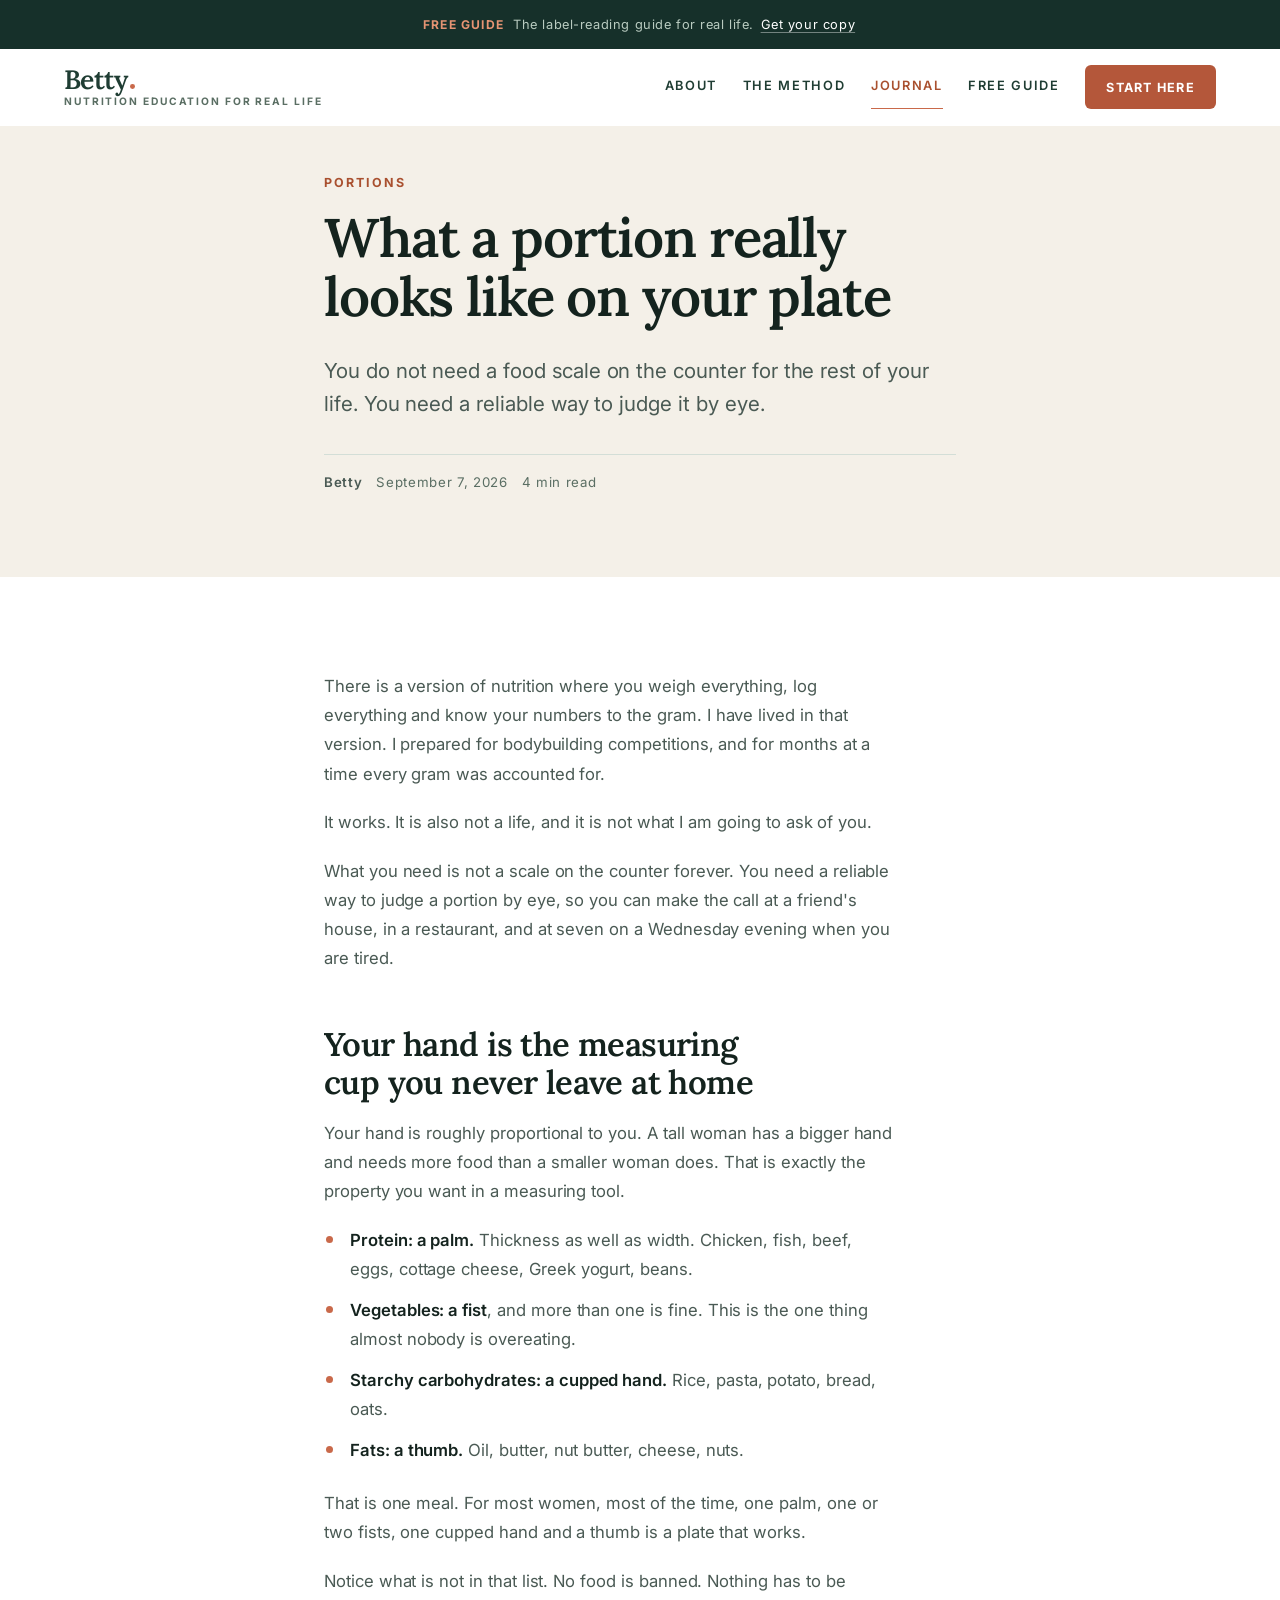
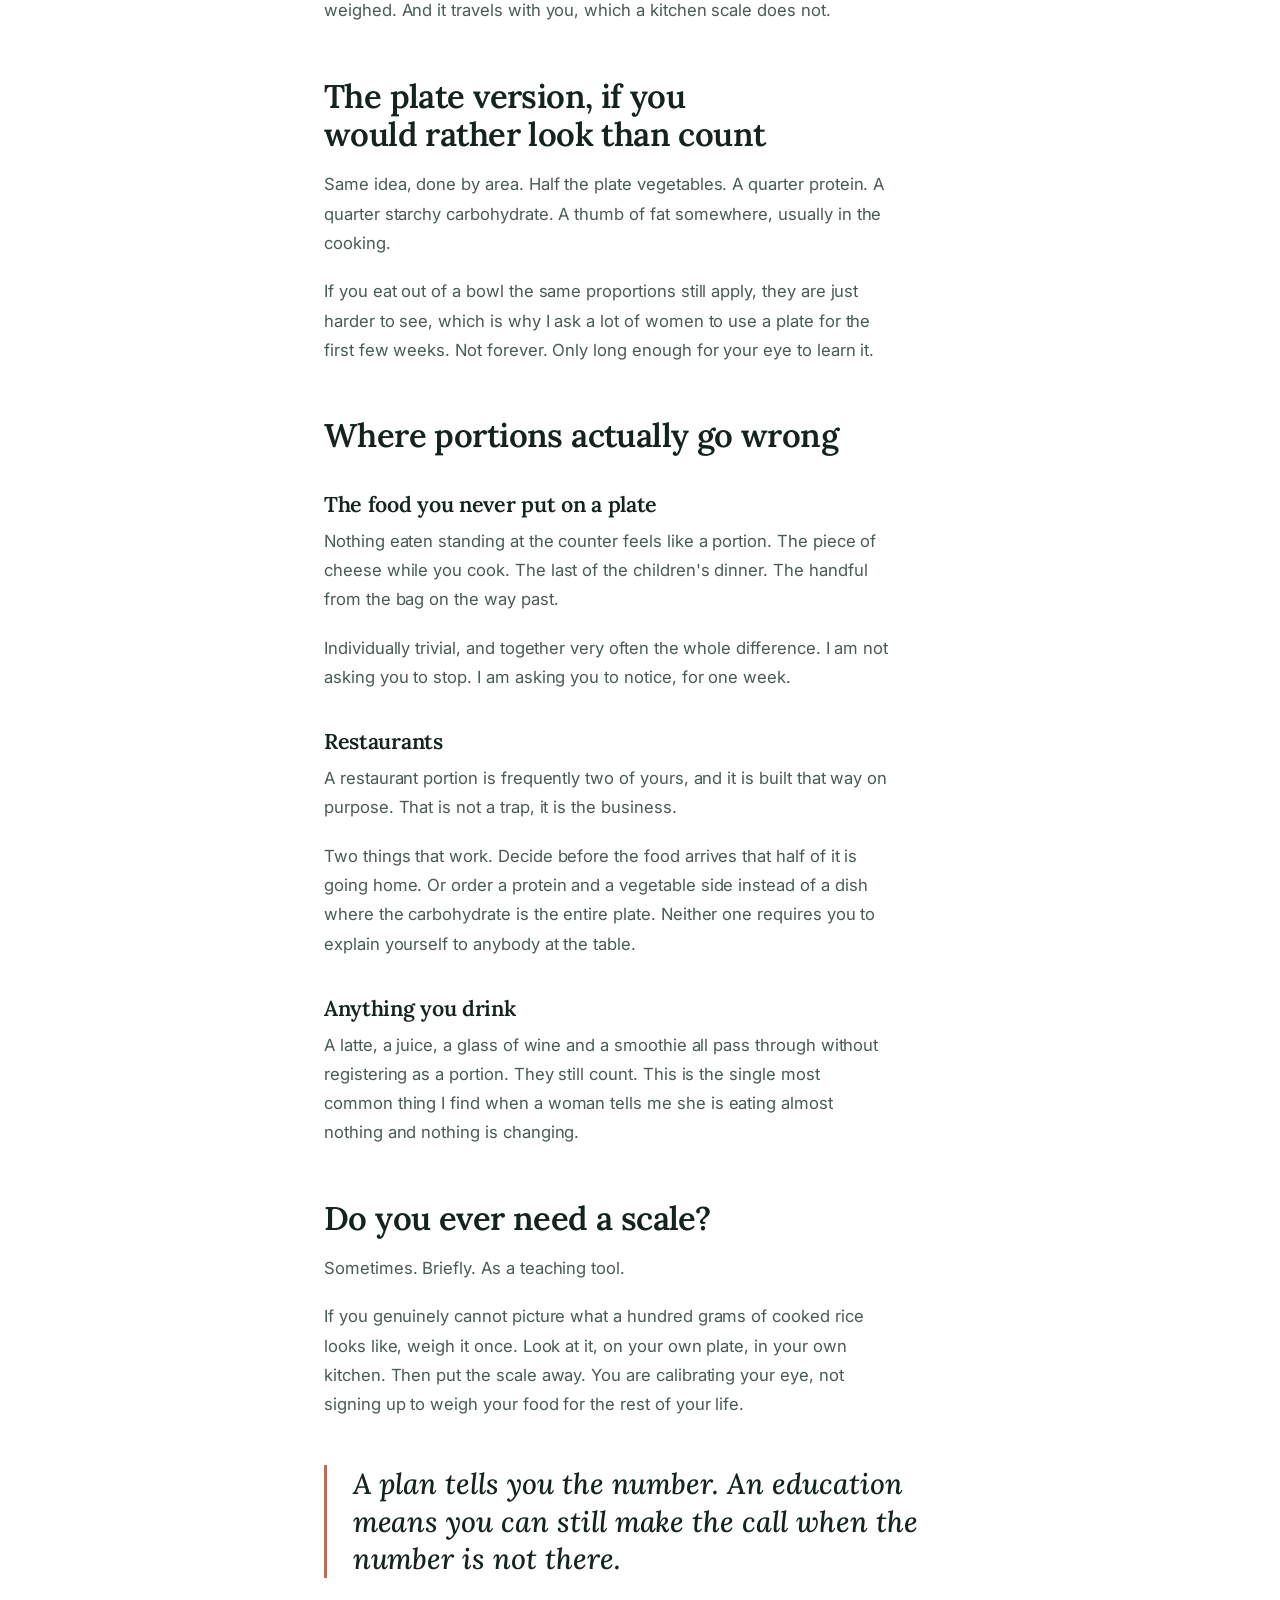
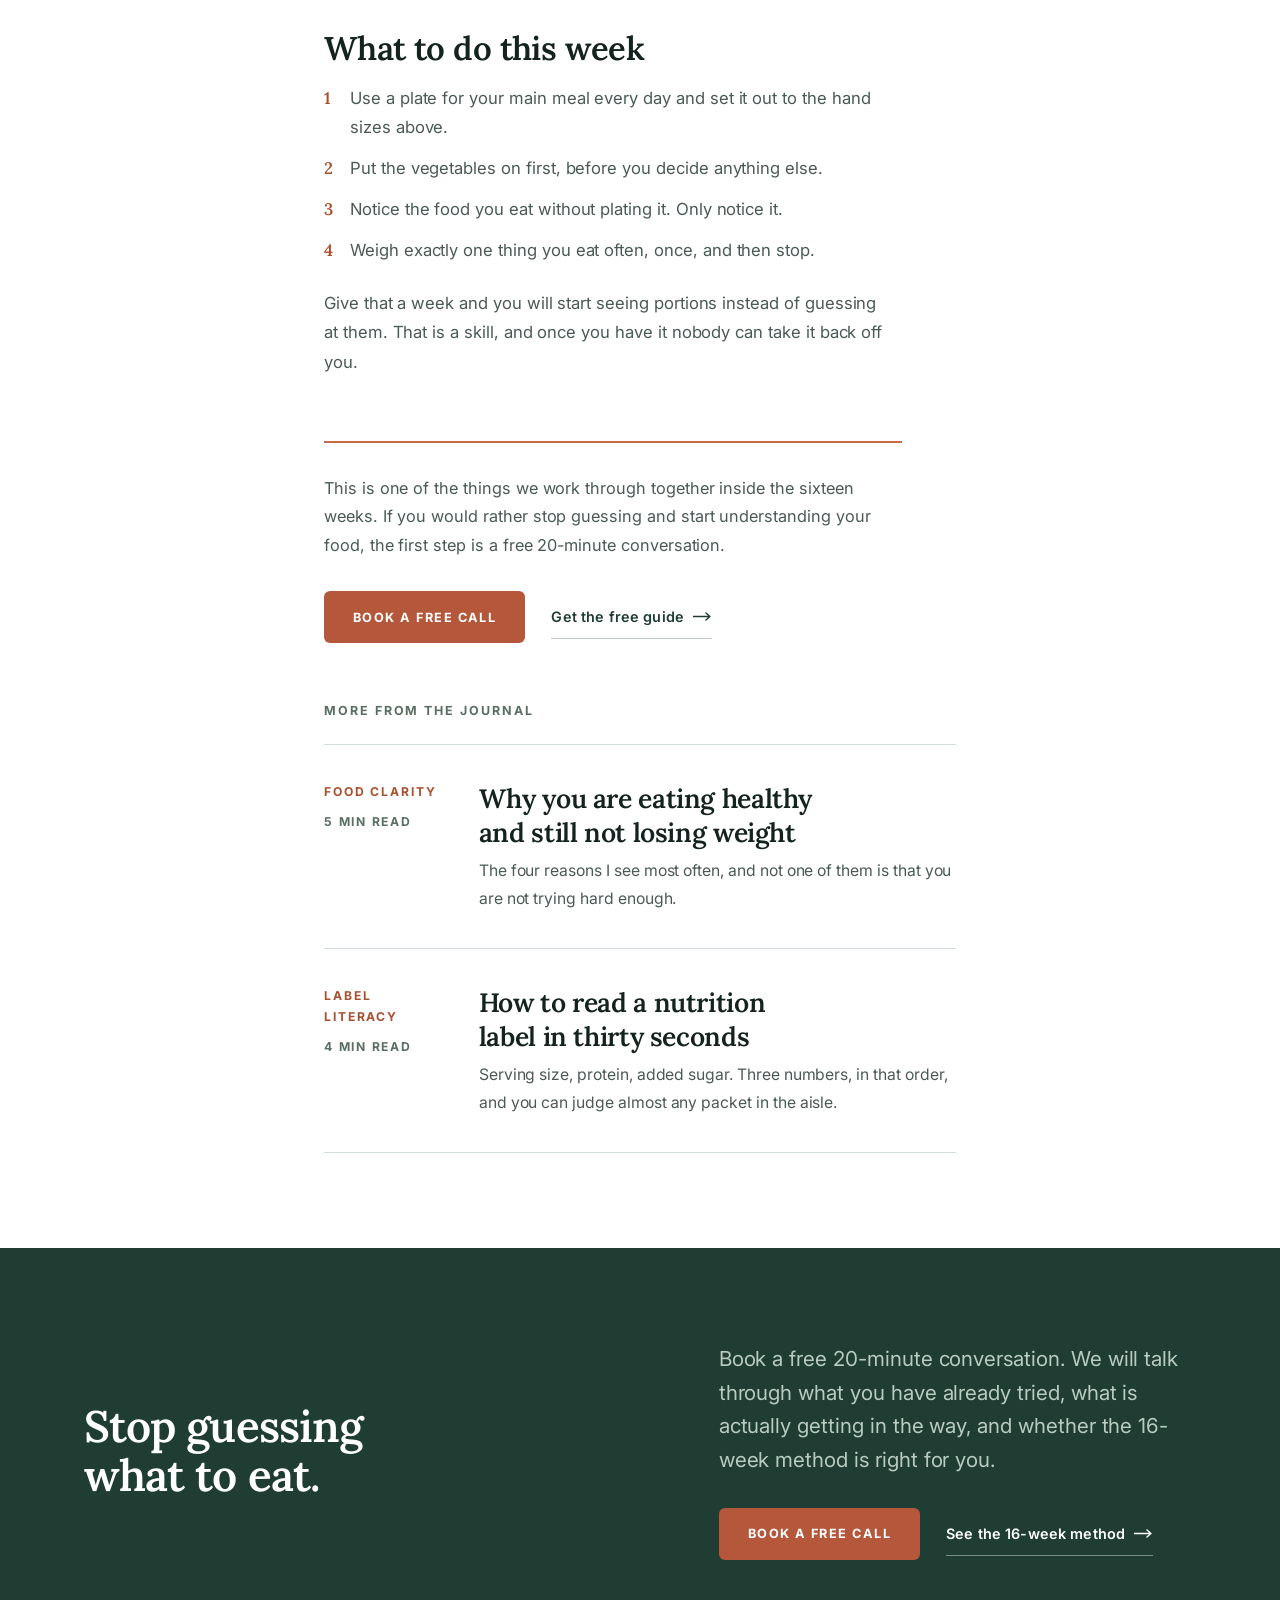
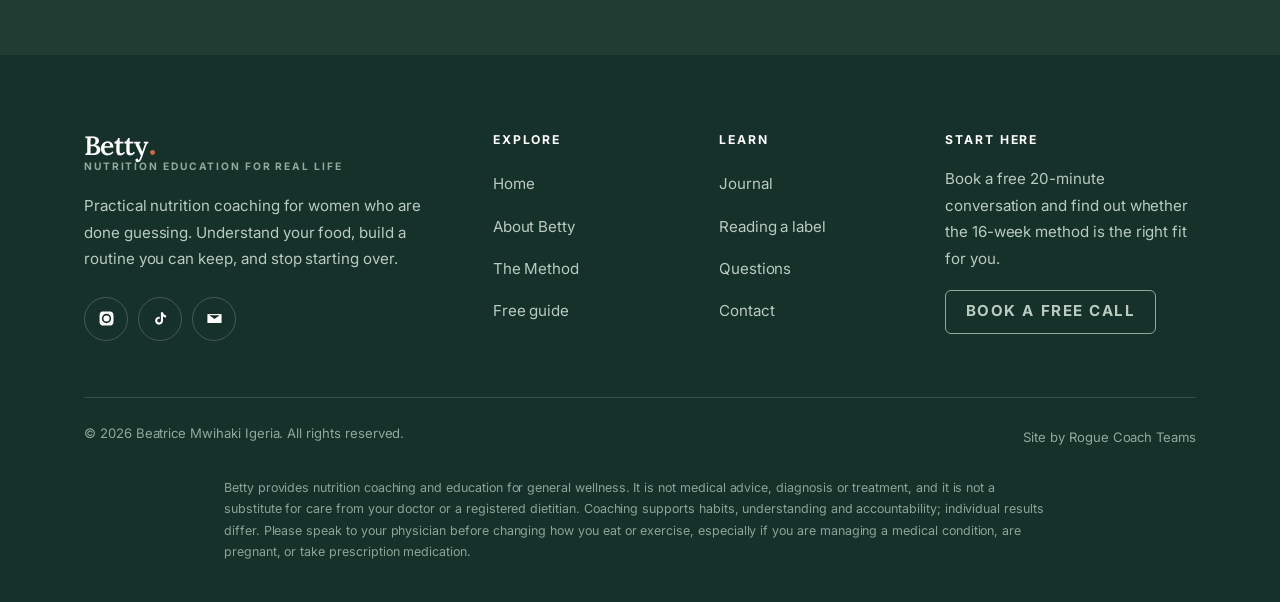
<file: what-a-portion-looks-like.html>
<!doctype html>
<html lang="en">
<head>
<meta charset="utf-8">
<meta name="viewport" content="width=device-width, initial-scale=1">
<title>What a portion really looks like on your plate | Betty Mwihaki</title>
<meta name="description" content="How to judge a portion without weighing every meal, using your own hands and your own plates, plus the three places portions usually go wrong.">
<link rel="canonical" href="https://harryroguecoachteams-cmd.github.io/betty-mwihaki/what-a-portion-looks-like.html">
<meta name="theme-color" content="#1F3D33">
<meta name="robots" content="index,follow,max-image-preview:large">
<meta property="og:site_name" content="Betty | Nutrition education for real life">
<meta property="og:locale" content="en_US">
<meta property="og:title" content="What a portion really looks like on your plate | Betty Mwihaki">
<meta property="og:description" content="How to judge a portion without weighing every meal, using your own hands and your own plates, plus the three places portions usually go wrong.">
<meta property="og:type" content="article">
<meta property="og:url" content="https://harryroguecoachteams-cmd.github.io/betty-mwihaki/what-a-portion-looks-like.html">
<meta property="og:image" content="https://harryroguecoachteams-cmd.github.io/betty-mwihaki/assets/og.jpg">
<meta property="og:image:width" content="1200">
<meta property="og:image:height" content="630">
<meta property="og:image:alt" content="Betty. Stop guessing what to eat. Start understanding your food.">
<meta name="twitter:card" content="summary_large_image">
<meta name="twitter:title" content="What a portion really looks like on your plate | Betty Mwihaki">
<meta name="twitter:description" content="How to judge a portion without weighing every meal, using your own hands and your own plates, plus the three places portions usually go wrong.">
<meta name="twitter:image" content="https://harryroguecoachteams-cmd.github.io/betty-mwihaki/assets/og.jpg">
<script type="application/ld+json">{"@context":"https://schema.org","@graph":[{"@type":"Person","@id":"https://harryroguecoachteams-cmd.github.io/betty-mwihaki/#betty","name":"Beatrice Mwihaki Igeria","alternateName":"Betty Mwihaki","jobTitle":"Weight loss and nutrition coach","url":"https://harryroguecoachteams-cmd.github.io/betty-mwihaki/about.html","image":"https://harryroguecoachteams-cmd.github.io/betty-mwihaki/assets/img/betty-portrait.jpg","email":"mailto:beatricemwihaki@yahoo.com","description":"Betty coaches women who have tried diets, supplements and weight-loss trends and still struggle with stubborn weight and belly fat. She began teaching yoga in Kenya at eighteen and went on to compete in bodybuilding.","knowsAbout":["Nutrition education","Portion sizes","Reading nutrition labels","Sustainable weight loss","Habit and accountability coaching"],"sameAs":["https://www.instagram.com/betty_mwihaki/","https://www.tiktok.com/@betty_fit8"]},{"@type":"BlogPosting","@id":"https://harryroguecoachteams-cmd.github.io/betty-mwihaki/what-a-portion-looks-like.html#article","headline":"What a portion really looks like on your plate","description":"How to judge a portion without weighing every meal, using your own hands and your own plates, plus the three places portions usually go wrong.","datePublished":"2026-09-07","dateModified":"2026-09-07","author":{"@id":"https://harryroguecoachteams-cmd.github.io/betty-mwihaki/#betty"},"publisher":{"@id":"https://harryroguecoachteams-cmd.github.io/betty-mwihaki/#betty"},"mainEntityOfPage":"https://harryroguecoachteams-cmd.github.io/betty-mwihaki/what-a-portion-looks-like.html","url":"https://harryroguecoachteams-cmd.github.io/betty-mwihaki/what-a-portion-looks-like.html","image":"https://harryroguecoachteams-cmd.github.io/betty-mwihaki/assets/og.jpg","articleSection":"Portions","inLanguage":"en-US","isPartOf":{"@id":"https://harryroguecoachteams-cmd.github.io/betty-mwihaki/blog.html#blog"},"wordCount":704}]}</script>
<link rel="preconnect" href="https://fonts.googleapis.com">
<link rel="preconnect" href="https://fonts.gstatic.com" crossorigin>
<link href="https://fonts.googleapis.com/css2?family=Inter:wght@300..700&family=Lora:ital,wght@0,400..700;1,400..700&display=swap" rel="stylesheet">
<link rel="stylesheet" href="assets/style.css">
<link rel="icon" href="assets/favicon.svg" type="image/svg+xml">
<link rel="apple-touch-icon" href="assets/favicon.svg">
<script>document.documentElement.classList.add('js');window.addEventListener('error',function(){document.documentElement.classList.remove('js')},true);</script>
</head>
<body>
<a class="skip" href="#main">Skip to content</a>

<div class="announce">
  <b>Free guide</b> &nbsp;The label-reading guide for real life.
  <a href="index.html#guide">Get your copy</a>
</div>

<header class="site-header">
  <div class="nav-scrim" id="navScrim"></div>
  <div class="header-inner">
    <a class="logo" href="index.html" aria-label="Betty, nutrition education for real life">
      <span class="logo-name">Betty<span class="pt"></span></span>
      <span class="logo-sub">Nutrition education for real life</span>
    </a>
    <button class="nav-toggle" id="navToggle" aria-label="Menu" aria-expanded="false" aria-controls="nav">
      <span></span><span></span><span></span>
    </button>
    <nav class="nav" id="nav" aria-label="Main">
      <a href="about.html">About</a>
      <a href="services.html">The Method</a>
      <a href="blog.html" class="active">Journal</a>
      <a href="shop.html">Free guide</a>
      <a class="btn btn-clay btn-sm" href="contact.html#book">Start here</a>
    </nav>
  </div>
</header>

<main id="main">

<section class="phero art-head">
  <div class="wrap narrow">
    <p class="cat">Portions</p>
    <h1>What a portion really looks like on your plate</h1>
    <p class="lede">You do not need a food scale on the counter for the rest of your life. You need a reliable way to judge it by eye.</p>
    <p class="art-meta"><b>Betty</b> &nbsp; September 7, 2026 &nbsp; 4 min read</p>
  </div>
</section>

<section class="s">
  <div class="wrap narrow">
    <div class="prose">
<p>There is a version of nutrition where you weigh everything, log everything
and know your numbers to the gram. I have lived in that version. I prepared for
bodybuilding competitions, and for months at a time every gram was accounted
for.</p>

<p>It works. It is also not a life, and it is not what I am going to ask of
you.</p>

<p>What you need is not a scale on the counter forever. You need a reliable way
to judge a portion by eye, so you can make the call at a friend's house, in a
restaurant, and at seven on a Wednesday evening when you are tired.</p>

<h2>Your hand is the measuring cup you never leave at home</h2>

<p>Your hand is roughly proportional to you. A tall woman has a bigger hand and
needs more food than a smaller woman does. That is exactly the property you want
in a measuring tool.</p>

<ul>
  <li><strong>Protein: a palm.</strong> Thickness as well as width. Chicken,
  fish, beef, eggs, cottage cheese, Greek yogurt, beans.</li>
  <li><strong>Vegetables: a fist</strong>, and more than one is fine. This is
  the one thing almost nobody is overeating.</li>
  <li><strong>Starchy carbohydrates: a cupped hand.</strong> Rice, pasta,
  potato, bread, oats.</li>
  <li><strong>Fats: a thumb.</strong> Oil, butter, nut butter, cheese,
  nuts.</li>
</ul>

<p>That is one meal. For most women, most of the time, one palm, one or two
fists, one cupped hand and a thumb is a plate that works.</p>

<p>Notice what is not in that list. No food is banned. Nothing has to be
weighed. And it travels with you, which a kitchen scale does not.</p>

<h2>The plate version, if you would rather look than count</h2>

<p>Same idea, done by area. Half the plate vegetables. A quarter protein. A
quarter starchy carbohydrate. A thumb of fat somewhere, usually in the
cooking.</p>

<p>If you eat out of a bowl the same proportions still apply, they are just
harder to see, which is why I ask a lot of women to use a plate for the first
few weeks. Not forever. Only long enough for your eye to learn it.</p>

<h2>Where portions actually go wrong</h2>

<h3>The food you never put on a plate</h3>

<p>Nothing eaten standing at the counter feels like a portion. The piece of
cheese while you cook. The last of the children's dinner. The handful from the
bag on the way past.</p>

<p>Individually trivial, and together very often the whole difference. I am not
asking you to stop. I am asking you to notice, for one week.</p>

<h3>Restaurants</h3>

<p>A restaurant portion is frequently two of yours, and it is built that way on
purpose. That is not a trap, it is the business.</p>

<p>Two things that work. Decide before the food arrives that half of it is
going home. Or order a protein and a vegetable side instead of a dish where the
carbohydrate is the entire plate. Neither one requires you to explain yourself
to anybody at the table.</p>

<h3>Anything you drink</h3>

<p>A latte, a juice, a glass of wine and a smoothie all pass through without
registering as a portion. They still count. This is the single most common
thing I find when a woman tells me she is eating almost nothing and nothing is
changing.</p>

<h2>Do you ever need a scale?</h2>

<p>Sometimes. Briefly. As a teaching tool.</p>

<p>If you genuinely cannot picture what a hundred grams of cooked rice looks
like, weigh it once. Look at it, on your own plate, in your own kitchen. Then
put the scale away. You are calibrating your eye, not signing up to weigh your
food for the rest of your life.</p>

<p class="pull">A plan tells you the number. An education means you can still
make the call when the number is not there.</p>

<h2>What to do this week</h2>

<ol>
  <li>Use a plate for your main meal every day and set it out to the hand sizes
  above.</li>
  <li>Put the vegetables on first, before you decide anything else.</li>
  <li>Notice the food you eat without plating it. Only notice it.</li>
  <li>Weigh exactly one thing you eat often, once, and then stop.</li>
</ol>

<p>Give that a week and you will start seeing portions instead of guessing at
them. That is a skill, and once you have it nobody can take it back off
you.</p>
      <div class="art-end">
        <p>This is one of the things we work through together inside the
        sixteen weeks. If you would rather stop guessing and start
        understanding your food, the first step is a free 20-minute
        conversation.</p>
        <div class="actions"><a class="btn btn-clay " href="contact.html#book">Book a free call</a><a class="tlink" href="shop.html">Get the free guide<svg class="ar" viewBox="0 0 19 9" fill="none" aria-hidden="true"><path d="M0 4.5h16.5M13 1l3.9 3.5L13 8" stroke="currentColor" stroke-width="1.4" stroke-linecap="round" stroke-linejoin="round"/></svg></a></div>
      </div>
    </div>

    <div class="art-more">
      <p class="k-head">More from the journal</p>
      <div class="library">
      <article class="entry">
        <div class="e-k">
          <p class="cat">Food clarity</p>
          <span class="more">5 min read</span>
        </div>
        <div>
          <h3><a href="eating-healthy-not-losing-weight.html">Why you are eating healthy and still not losing weight</a></h3>
          <p>The four reasons I see most often, and not one of them is that you are not trying hard enough.</p>
        </div>
      </article>
      <article class="entry">
        <div class="e-k">
          <p class="cat">Label literacy</p>
          <span class="more">4 min read</span>
        </div>
        <div>
          <h3><a href="read-a-nutrition-label.html">How to read a nutrition label in thirty seconds</a></h3>
          <p>Serving size, protein, added sugar. Three numbers, in that order, and you can judge almost any packet in the aisle.</p>
        </div>
      </article>
      </div>
    </div>
  </div>
</section>

<section class="cta">
  <div class="wrap">
    <div class="cta-grid">
      <h2><span class="ln"><span>Stop guessing</span></span>
        <span class="ln"><span>what to eat.</span></span></h2>
      <div>
        <p class="lede">Book a free 20-minute conversation. We will talk through what you have already tried, what is actually getting in the way, and whether the 16-week method is right for you.</p>
        <div class="actions">
          <a class="btn btn-clay " href="contact.html#book">Book a free call</a>
          <a class="tlink" href="services.html">See the 16-week method<svg class="ar" viewBox="0 0 19 9" fill="none" aria-hidden="true"><path d="M0 4.5h16.5M13 1l3.9 3.5L13 8" stroke="currentColor" stroke-width="1.4" stroke-linecap="round" stroke-linejoin="round"/></svg></a>
        </div>
      </div>
    </div>
  </div>
</section>
</main>

<footer class="site-footer">
  <div class="wrap">
    <div class="footer-grid">
      <div>
        <div class="logo footer-logo">
          <span class="logo-name">Betty<span class="pt"></span></span>
          <span class="logo-sub">Nutrition education for real life</span>
        </div>
        <p style="margin-top:20px;max-width:340px">
          Practical nutrition coaching for women who are done guessing.
          Understand your food, build a routine you can keep, and stop
          starting over.
        </p>
        <div class="socials">
          <a href="https://www.instagram.com/betty_mwihaki/" target="_blank" rel="noopener" aria-label="Instagram"><svg viewBox="0 0 24 24" aria-hidden="true"><path d="M12 2.2c3.2 0 3.6 0 4.9.07 1.2.05 1.8.25 2.2.42.6.22 1 .48 1.4.9.4.4.7.8.9 1.4.2.4.4 1 .4 2.2.1 1.3.1 1.7.1 4.9s0 3.6-.1 4.9c0 1.2-.2 1.8-.4 2.2-.2.6-.5 1-.9 1.4-.4.4-.8.7-1.4.9-.4.2-1 .4-2.2.4-1.3.1-1.7.1-4.9.1s-3.6 0-4.9-.1c-1.2 0-1.8-.2-2.2-.4-.6-.2-1-.5-1.4-.9-.4-.4-.7-.8-.9-1.4-.2-.4-.4-1-.4-2.2C2.2 15.6 2.2 15.2 2.2 12s0-3.6.1-4.9c0-1.2.2-1.8.4-2.2.2-.6.5-1 .9-1.4.4-.4.8-.7 1.4-.9.4-.2 1-.4 2.2-.4C8.4 2.2 8.8 2.2 12 2.2zm0 3.2A6.6 6.6 0 1 0 18.6 12 6.6 6.6 0 0 0 12 5.4zm0 10.9A4.3 4.3 0 1 1 16.3 12 4.3 4.3 0 0 1 12 16.3zm6.9-11a1.55 1.55 0 1 1-1.55-1.55A1.55 1.55 0 0 1 18.9 5.3z"/></svg></a>
          <a href="https://www.tiktok.com/@betty_fit8" target="_blank" rel="noopener" aria-label="TikTok"><svg viewBox="0 0 24 24" aria-hidden="true"><path d="M16.6 5.8a4.3 4.3 0 0 1-1-2.8h-3v12.2a2.6 2.6 0 1 1-1.8-2.5V9.6a5.6 5.6 0 1 0 4.8 5.6V9.3a7.3 7.3 0 0 0 4.3 1.4V7.7a4.3 4.3 0 0 1-3.3-1.9z"/></svg></a>
          <a href="mailto:beatricemwihaki@yahoo.com" aria-label="Email Betty"><svg viewBox="0 0 24 24" aria-hidden="true"><path d="M3 5.5h18c.55 0 1 .45 1 1v11c0 .55-.45 1-1 1H3c-.55 0-1-.45-1-1v-11c0-.55.45-1 1-1zm1.6 2L12 12.6l7.4-5.1H4.6z"/></svg></a>
        </div>
      </div>
      <div>
        <h4>Explore</h4>
        <ul>
          <li><a href="index.html">Home</a></li>
          <li><a href="about.html">About Betty</a></li>
          <li><a href="services.html">The Method</a></li>
          <li><a href="shop.html">Free guide</a></li>
        </ul>
      </div>
      <div>
        <h4>Learn</h4>
        <ul>
          <li><a href="blog.html">Journal</a></li>
          <li><a href="read-a-nutrition-label.html">Reading a label</a></li>
          <li><a href="services.html#faq">Questions</a></li>
          <li><a href="contact.html">Contact</a></li>
        </ul>
      </div>
      <div>
        <h4>Start here</h4>
        <p>Book a free 20-minute conversation and find out whether the 16-week
        method is the right fit for you.</p>
        <a class="btn btn-ghost btn-sm auto" href="contact.html#book">Book a free call</a>
      </div>
    </div>
    <div class="footer-bottom">
      <span>&copy; <span data-year>2026</span> Beatrice Mwihaki Igeria. All rights reserved.</span>
      <span>Site by <a href="https://roguecoachteams.com" target="_blank" rel="noopener">Rogue Coach Teams</a></span>
    </div>
  </div>
</footer>

<div class="disclaimer">
  <div class="wrap">
    Betty provides nutrition coaching and education for general wellness. It is
    not medical advice, diagnosis or treatment, and it is not a substitute for
    care from your doctor or a registered dietitian. Coaching supports habits,
    understanding and accountability; individual results differ. Please speak to
    your physician before changing how you eat or exercise, especially if you
    are managing a medical condition, are pregnant, or take prescription
    medication.
  </div>
</div>

<script src="assets/site.js" defer></script>
</body>
</html>
</file>
<file: assets/style.css>
/* ==========================================================================
   Betty | Nutrition education for real life
   Built to the Betty Brand Identity Deck (Rogue Coach Teams).
   Forest / Clay / Sage / Oat. Lora + Inter. 60 / 25 / 15.

   September 2026 humanization pass. What left this file, and why:

     .shapes / .shape     floating animated circles, six sections deep. Generic
                          decorative geometry doing the work photography and
                          typography should be doing.
     .rail                fixed desktop scroll-progress rail with section ticks.
     .arc-*               the drawn five-phase SVG arc.
     .clarity / .stage    49 dots scrubbing from chaos into a grid.
     .marq-*              the infinite marquee of brand slogans.
     .tript               three connected rounded panels with drawn connectors.
     .quote               three identical testimonial cards, two of which were
                          dashed placeholders reading "Client testimonial here".
     .todo                internal draft notes, rendered on the live site.
     .cards / .card       the default answer to "there are three of these".
     .steps / .persona    two more grids of equal boxes.
     .hero-strip .badge   a floating white UI card over the hero photograph.
     parallax + clip wipe on every image, scale settle on every image.

   A second pass on 7 Sep also removed .posts / .post and .products / .product,
   the last two three-across grids, along with every licensed stock photograph
   they held. Resources is now a feature plus a list of entries, and the Journal
   is a contents page. Every image on the site is one of Betty's own photographs.

   The rule that replaces all of it: containment has to be earned. The pricing
   tiers and the contact aside keep their boxes because that content really is
   modular. Everything else is type, rules and whitespace.

   Order of this file still matters. Component rules sit ABOVE the media-query
   stack at the bottom, so the responsive tiers always win.
   ========================================================================== */

/* --------------------------------------------------------------- 1. tokens */
:root{
  /* deck palette, unchanged */
  --forest:#1F3D33;
  --forest-deep:#16302A;
  --forest-soft:#2A4E42;
  --clay:#C9694A;          /* graphics, fills, large display type          */
  --clay-ink:#A9502F;      /* small clay text on light  (5.4:1 on white)   */
  --clay-btn:#B4573A;      /* clay behind white text    (4.8:1)            */
  --clay-btn-hi:#9C4830;
  --clay-on-dark:#E59473;  /* small clay text on forest (5.0:1)            */
  --sage:#8FA99B;          /* shapes, rules, and text on forest only       */
  --sage-ink:#5A6E63;      /* sage-family text on light (5.5:1 on white)   */
  --sage-line:#D3DED7;
  --sage-soft:#E7EDE9;
  --oat:#F4F0E8;
  --oat-deep:#EAE3D6;
  --white:#FFFFFF;

  --ink:#14231E;           /* headings on light                            */
  --body:#4A5A54;          /* body on light (7.3:1 on white)               */
  --body-dark:#B9CBC0;     /* body on forest (6.9:1)                       */

  /* type */
  --display:'Lora',Georgia,'Times New Roman',serif;
  --sans:'Inter',-apple-system,BlinkMacSystemFont,'Segoe UI',Roboto,Helvetica,Arial,sans-serif;

  /* motion. one curve, and far fewer things using it. */
  --ease:cubic-bezier(.16,1,.3,1);
  --ease-soft:cubic-bezier(.33,1,.68,1);
  --t-fast:.28s;
  --t:.4s;

  /* metrics */
  --wrap:1240px;
  --wrap-wide:1360px;
  --wrap-narrow:760px;
  --gutter:clamp(20px,5vw,64px);
  --pad-s:clamp(60px,7.4vw,116px);   /* default section                     */
  --pad-xs:clamp(40px,4.6vw,68px);   /* .s.tight, deliberately compact      */
  --pad-l:clamp(84px,10.5vw,168px);  /* .s.airy, deliberately expansive     */

  /* Radius. Was 22px on every container and a full pill on every button,
     which is what gives a page the component-library look. */
  --r:8px;                 /* inputs, small blocks                          */
  --r-lg:10px;             /* the few containers that keep a box            */
  --r-img:3px;             /* photography sits essentially square           */
  --r-btn:6px;
  --hdr:76px;
}

/* ----------------------------------------------------------------- 2. base */
*,*::before,*::after{box-sizing:border-box}
html{-webkit-text-size-adjust:100%;scroll-behavior:smooth;overflow-x:clip}
body{
  margin:0;
  background:var(--white);
  color:var(--body);
  font-family:var(--sans);
  font-size:17px;
  line-height:1.75;
  font-weight:400;
  letter-spacing:-.003em;
  -webkit-font-smoothing:antialiased;
  -moz-osx-font-smoothing:grayscale;
  overflow-x:hidden;
}
img,svg,video{display:block;max-width:100%}
img{height:auto}
a{color:var(--clay-ink);text-decoration:none}
p{margin:0 0 1.15em}
p:last-child{margin-bottom:0}
ul,ol{margin:0 0 1.2em;padding-left:1.15em}
li{margin-bottom:.45em}
figure{margin:0}
blockquote{margin:0}
hr{border:0;border-top:1px solid var(--sage-line);margin:0}
::selection{background:var(--clay);color:#fff}
:focus-visible{outline:2px solid var(--clay-ink);outline-offset:3px;border-radius:4px}

/* ----------------------------------------------------------- 3. typography */
h1,h2,h3,h4{
  font-family:var(--display);
  color:var(--ink);
  font-weight:600;
  letter-spacing:-.021em;
  margin:0 0 .5em;
  text-wrap:balance;
}
h1{font-size:clamp(2.4rem,1.3rem + 4.3vw,4.35rem);line-height:1.045}
h2{font-size:clamp(1.8rem,1.1rem + 2.2vw,2.75rem);line-height:1.13}
h3{font-size:clamp(1.2rem,1.05rem + .7vw,1.55rem);line-height:1.28;letter-spacing:-.014em}
h4{font-size:1.06rem;line-height:1.35;letter-spacing:-.01em}
.ln,.ln>span{display:block}

.lede{
  font-size:clamp(1.06rem,.99rem + .38vw,1.29rem);
  line-height:1.62;
  color:var(--body);
  max-width:60ch;
  text-wrap:pretty;
}
/* Three of these exist on the whole site: the hero, the free guide band, and
   nothing else. The clay point is now rare enough to mean something. */
.eyebrow{
  font-family:var(--sans);
  font-size:.78rem;
  font-weight:700;
  letter-spacing:.155em;
  text-transform:uppercase;
  color:var(--clay-ink);
  margin:0 0 1.15em;
  display:flex;
  align-items:center;
  gap:.7em;
  line-height:1.4;
}
.eyebrow::before{
  content:'';
  width:6px;height:6px;border-radius:50%;
  background:var(--clay);
  flex:0 0 auto;
}
strong{font-weight:600;color:var(--ink)}
em{font-style:italic}

/* An oversized editorial statement. This is what replaced the marquee. */
.big{
  font-family:var(--display);
  font-size:clamp(1.85rem,1.05rem + 3.5vw,4rem);
  line-height:1.16;
  letter-spacing:-.026em;
  color:var(--ink);
  font-weight:500;
  max-width:19ch;
  margin:0 0 0 auto;              /* deliberately off centre, to the right */
  text-align:left;
}
.big em{color:var(--clay);font-style:italic}
.big.light{color:#fff;font-size:clamp(1.4rem,.95rem + 1.9vw,2.3rem);max-width:26ch;margin:0}
.sig{
  margin-top:clamp(26px,3vw,42px);
  font-size:.79rem;font-weight:700;letter-spacing:.16em;text-transform:uppercase;
  color:var(--sage);
}
.big-p{font-size:1.24rem;margin-top:1.6em}
.narrow-p{max-width:64ch;margin-top:clamp(30px,3.4vw,48px)}
.mb-l{margin-bottom:clamp(34px,4vw,58px)}

/* --------------------------------------------------------------- 4. layout */
.wrap{width:100%;max-width:var(--wrap);margin:0 auto;padding:0 var(--gutter)}
.wrap.wide{max-width:var(--wrap-wide)}
.wrap.narrow{max-width:var(--wrap-narrow)}
/* Three paddings, applied by hand. Every section used to get the same one. */
.s{padding:var(--pad-s) 0;position:relative}
.s.tight{padding:var(--pad-xs) 0}
.s.airy{padding:var(--pad-l) 0}
.center{text-align:center}
.bg-oat{background:var(--oat)}
.bg-forest{background:var(--forest);color:var(--body-dark)}
.bg-forest h1,.bg-forest h2,.bg-forest h3,.bg-forest h4{color:#fff}
.bg-forest .lede{color:var(--body-dark)}
.bg-forest .eyebrow{color:var(--clay-on-dark)}
.bg-forest a{color:#fff}

/* The editorial frame that replaced the head + card-grid pattern. The heading
   holds one column, the reading matter holds the other, and neither is boxed. */
.ed{display:grid;grid-template-columns:minmax(0,.82fr) minmax(0,1.18fr);gap:clamp(28px,4.6vw,84px);align-items:start}
.ed-head h2{margin-bottom:.42em}
.ed-head .lede{font-size:1.06rem;max-width:34ch}
.ed-head .actions{margin-top:26px}
.ed-body>.lede{margin-bottom:clamp(26px,3vw,44px)}
.ed-body>.lede:last-child{margin-bottom:0}

/* Hanging subheads with a hairline above. Copy lengths under these are
   deliberately uneven: one long, one very short, one in between. */
.ed-row{border-top:1px solid var(--sage-line);padding:clamp(20px,2.4vw,30px) 0}
.ed-row:last-child{border-bottom:1px solid var(--sage-line)}
.ed-row h3{margin-bottom:.32em}
.ed-row p{margin:0;font-size:1rem}

/* -------------------------------------------------------------- 5. motion */
/* One reveal, on block-level containers only. There is no stagger system and
   no per-element delay chain: those are what make a page scroll like a demo. */
.js [data-rv]{
  opacity:0;
  transform:translate3d(0,18px,0);
  transition:opacity .7s var(--ease-soft),transform .7s var(--ease-soft);
}
.js [data-rv].is-in{opacity:1;transform:none}

/* The single masked reveal left on the site: the h1 of each page, once. The
   per-line delay is hand-set here rather than generated, because this is the
   only place on the site that still staggers anything. */
.js [data-rv="lines"]{opacity:1;transform:none;transition:none}
.js [data-rv="lines"] .ln{overflow:hidden;padding:.09em 0 .17em;margin:-.09em 0 -.17em}
.js [data-rv="lines"] .ln>span{
  transform:translate3d(0,106%,0);
  transition:transform 1.05s var(--ease);
}
.js [data-rv="lines"].is-in .ln>span{transform:none}
.js [data-rv="lines"] .ln:nth-child(2)>span{transition-delay:70ms}
.js [data-rv="lines"] .ln:nth-child(3)>span{transition-delay:140ms}
.js [data-rv="lines"] .ln:nth-child(4)>span{transition-delay:210ms}

/* --------------------------------------------------------------- 6. images */
.imgwrap{
  position:relative;
  overflow:hidden;
  border-radius:var(--r-img);
  aspect-ratio:var(--ar,4/5);
  background:var(--oat-deep);
}
.imgwrap img{width:100%;height:100%;object-fit:cover}
.imgwrap.sq{--ar:1/1}
.imgwrap.wide{--ar:4/3}
.imgwrap.tall{--ar:4/5}
.imgwrap.up img{object-position:50% 26%}
.imgwrap.dn img{object-position:50% 68%}

/* A photograph that says where it was taken. */
.fig figcaption{
  margin-top:12px;
  font-size:.86rem;
  line-height:1.5;
  color:var(--sage-ink);
  max-width:42ch;
  font-style:italic;
  font-family:var(--display);
}
.bg-forest .fig figcaption{color:var(--sage)}

/* The one full-bleed image on the site. Edge to edge up to 1440px, which is the
   width the file is generated at, then a centred plate with the ground showing
   beyond it. Its caption belongs to the text grid, not to the image, which is
   how a caption sits under a bled plate in print. */
.plate{margin-top:clamp(42px,5.2vw,80px)}
.plate .fig{max-width:1440px;margin-inline:auto}
.plate .imgwrap{border-radius:0}
.plate figcaption{max-width:var(--wrap);margin-inline:auto;padding-inline:var(--gutter)}

/* ------------------------------------------------- 7. the one Betty device */
/* A note in the margin, in Lora italic, with a drawn tick. It only ever quotes
   a line that is already in the approved copy. Three on the whole site. */
.note{
  display:flex;
  align-items:flex-start;
  gap:12px;
  margin:clamp(26px,3vw,40px) 0 0;
  padding-left:clamp(0px,2vw,34px);
  color:var(--clay-ink);
  max-width:34ch;
}
.note .tick{width:22px;height:32px;flex:0 0 auto;margin-top:-2px;opacity:.85}
.note span{
  font-family:var(--display);
  font-style:italic;
  font-size:1.02rem;
  line-height:1.45;
  letter-spacing:-.012em;
}
.bg-forest .note{color:var(--clay-on-dark)}

/* -------------------------------------------------------------- 8. buttons */
/* No pill, and no scaling fill sweeping up from the bottom edge. */
.btn{
  display:inline-flex;
  align-items:center;
  justify-content:center;
  gap:.6em;
  min-height:52px;
  padding:15px 28px;
  border:1px solid transparent;
  border-radius:var(--r-btn);
  font-family:var(--sans);
  font-size:.795rem;
  font-weight:700;
  letter-spacing:.115em;
  text-transform:uppercase;
  line-height:1.2;
  text-align:center;
  cursor:pointer;
  transition:background var(--t) var(--ease-soft),color var(--t) var(--ease-soft),
             border-color var(--t) var(--ease-soft);
}
.btn:active{transform:translateY(1px)}
.btn-clay{background:var(--clay-btn);color:#fff}
.btn-clay:hover,.btn-clay:focus-visible{background:var(--clay-btn-hi)}
.btn-ghost{background:transparent;color:var(--forest);border-color:var(--sage)}
.btn-ghost:hover,.btn-ghost:focus-visible{background:var(--forest);color:#fff;border-color:var(--forest)}
.bg-forest .btn-ghost,.cta .btn-ghost{color:#fff;border-color:rgba(255,255,255,.42)}
.bg-forest .btn-ghost:hover,.cta .btn-ghost:hover,
.bg-forest .btn-ghost:focus-visible,.cta .btn-ghost:focus-visible{background:#fff;color:var(--forest);border-color:#fff}
.btn-sm{min-height:44px;padding:11px 20px;font-size:.79rem;letter-spacing:.1em}

.tlink{
  position:relative;
  display:inline-flex;
  align-items:center;
  gap:.6em;
  min-height:44px;
  font-family:var(--sans);
  font-size:.9rem;
  font-weight:600;
  letter-spacing:.01em;
  color:var(--forest);
  border-bottom:1px solid rgba(31,61,51,.28);
  transition:border-color var(--t) var(--ease-soft);
}
.bg-forest .tlink,.cta .tlink{color:#fff;border-bottom-color:rgba(255,255,255,.4)}
.tlink:hover,.tlink:focus-visible{border-bottom-color:currentColor}
.tlink .ar{width:19px;height:9px;flex:0 0 auto;transition:transform var(--t) var(--ease)}
.tlink:hover .ar{transform:translateX(5px)}
.actions{display:flex;flex-wrap:wrap;align-items:center;gap:14px 26px;margin-top:32px}

/* ------------------------------------------------------- 9. announce + nav */
.announce{
  background:var(--forest-deep);
  color:var(--body-dark);
  font-size:.8rem;
  letter-spacing:.045em;
  text-align:center;
  padding:11px var(--gutter);
  line-height:1.5;
  position:relative;
  z-index:60;
}
.announce b{color:var(--clay-on-dark);font-weight:700;letter-spacing:.1em;text-transform:uppercase;font-size:.755rem}
.announce a{color:#fff;display:inline-block;padding:4px 2px;text-decoration:underline;text-underline-offset:3px;text-decoration-color:rgba(255,255,255,.4)}
.announce a:hover{text-decoration-color:#fff}

.site-header{
  position:sticky;
  top:0;
  z-index:70;
  background:rgba(255,255,255,.9);
  backdrop-filter:saturate(1.4) blur(14px);
  -webkit-backdrop-filter:saturate(1.4) blur(14px);
  border-bottom:1px solid transparent;
  transition:border-color var(--t) var(--ease),transform .45s var(--ease);
}
.site-header.stuck{border-bottom-color:var(--sage-line)}
.site-header.hide{transform:translateY(-101%)}
.header-inner{
  max-width:var(--wrap-wide);
  margin:0 auto;
  padding:0 var(--gutter);
  min-height:var(--hdr);
  display:flex;
  align-items:center;
  justify-content:space-between;
  gap:22px;
  transition:min-height var(--t) var(--ease);
}
.site-header.stuck .header-inner{min-height:64px}

.logo{display:inline-flex;flex-direction:column;gap:2px;min-width:0;color:var(--ink)}
.logo-name{
  font-family:var(--display);
  font-size:1.66rem;
  font-weight:600;
  letter-spacing:-.028em;
  line-height:1;
  color:var(--forest);
  white-space:nowrap;
}
.logo-name .pt{
  display:inline-block;
  width:.185em;height:.185em;
  border-radius:50%;
  background:var(--clay);
  margin-left:.11em;
  vertical-align:baseline;
}
.logo-sub{
  font-size:.64rem;
  font-weight:700;
  letter-spacing:.185em;
  text-transform:uppercase;
  color:var(--sage-ink);
  line-height:1.3;
  white-space:nowrap;
}
.footer-logo .logo-name{color:#fff}
.footer-logo .logo-sub{color:var(--sage)}

.nav{display:flex;align-items:center;gap:clamp(16px,2vw,34px)}
.nav a:not(.btn){
  position:relative;
  display:inline-flex;
  align-items:center;
  min-height:44px;
  font-size:.8rem;
  font-weight:600;
  letter-spacing:.13em;
  text-transform:uppercase;
  color:var(--forest);
  white-space:nowrap;
  border-bottom:1.5px solid transparent;
  transition:border-color var(--t) var(--ease-soft),color var(--t) var(--ease-soft);
}
.nav a:not(.btn):hover,.nav a:not(.btn):focus-visible{border-bottom-color:var(--clay)}
.nav a.active{color:var(--clay-ink);border-bottom-color:var(--clay)}
.nav-toggle{
  display:none;
  width:46px;height:46px;
  border:0;background:transparent;padding:0;cursor:pointer;
  position:relative;
}
.nav-toggle span{
  position:absolute;left:11px;width:24px;height:1.5px;background:var(--forest);
  transition:transform .4s var(--ease),opacity .25s var(--ease);
}
.nav-toggle span:nth-child(1){top:17px}
.nav-toggle span:nth-child(2){top:23px}
.nav-toggle span:nth-child(3){top:29px}
.nav-toggle[aria-expanded="true"] span:nth-child(1){transform:translateY(6px) rotate(45deg)}
.nav-toggle[aria-expanded="true"] span:nth-child(2){opacity:0;transform:scaleX(.2)}
.nav-toggle[aria-expanded="true"] span:nth-child(3){transform:translateY(-6px) rotate(-45deg)}
body.nav-open{overflow:hidden}
.nav-scrim{display:none}

/* ---------------------------------------------------------------- 10. hero */
.hero{position:relative;background:var(--oat)}
.hero-grid{
  max-width:var(--wrap-wide);
  margin:0 auto;
  padding:clamp(40px,4.4vw,72px) var(--gutter) 0;
  display:grid;
  grid-template-columns:1fr minmax(300px,40%);
  gap:clamp(30px,4.5vw,72px);
  align-items:end;
}
.hero-copy{padding-bottom:clamp(48px,5.4vw,86px)}
.hero h1{font-size:clamp(1.95rem,.4rem + 4vw,3.2rem);margin-bottom:.42em}
.hero .lede{max-width:44ch}
.hero-art{align-self:end}
.hero-art .imgwrap{--ar:1/1.14;border-radius:var(--r-img) var(--r-img) 0 0;max-width:482px;margin-left:auto}
/* Was a floating white card with a drop shadow hovering over the photograph.
   Now it is a caption, ruled off the bottom of the image, the way a caption
   sits under a picture in print. */
.hero-art figcaption{
  max-width:482px;
  margin-left:auto;
  border-top:2px solid var(--clay);
  padding-top:10px;
  padding-bottom:clamp(20px,2.4vw,30px);
  display:flex;
  flex-wrap:wrap;
  align-items:baseline;
  gap:4px 14px;
}
.hero-art figcaption b{
  font-family:var(--display);font-size:1.24rem;font-weight:600;
  color:var(--forest);letter-spacing:-.02em;
}
.hero-art figcaption span{
  font-size:.76rem;font-weight:700;letter-spacing:.145em;text-transform:uppercase;
  color:var(--sage-ink);
}

/* The deck's three words, as one line of running type instead of a three
   column grid of heading-plus-label. */
.strip{background:var(--forest);color:#fff}
.strip .wrap{padding-top:clamp(20px,2.4vw,30px);padding-bottom:clamp(20px,2.4vw,30px)}
.strip p{
  margin:0;
  font-family:var(--display);
  font-size:clamp(1.05rem,.9rem + .8vw,1.5rem);
  letter-spacing:-.015em;
  display:flex;flex-wrap:wrap;align-items:center;
  gap:clamp(12px,2.2vw,28px);
}
.strip i{width:6px;height:6px;border-radius:50%;background:var(--clay);flex:0 0 auto}

/* page hero, the smaller variant used on inner pages */
.phero{position:relative;background:var(--oat);padding:clamp(52px,6.5vw,104px) 0 clamp(56px,6.5vw,104px)}
.phero-grid{display:grid;grid-template-columns:1fr minmax(280px,38%);gap:clamp(30px,4.5vw,66px);align-items:center}
.phero h1{font-size:clamp(2rem,1.1rem + 3vw,3.4rem)}

/* The Method and the Journal open on type. Both used to open on a licensed
   stock photograph, and her library has no food or kitchen photography to put
   there instead, so the pages open on their own words. */
.phero.type{padding-bottom:clamp(44px,5vw,76px)}
.type-hero{
  display:grid;
  grid-template-columns:minmax(0,1.05fr) minmax(0,.95fr);
  gap:clamp(20px,4vw,72px);
  align-items:end;
}
.type-hero h1{margin-bottom:0}
.type-hero .lede{max-width:46ch}

/* ----------------------------------------------------- 11. quote statement */
.statement .q{
  font-family:var(--display);
  font-size:clamp(1.72rem,1rem + 3.1vw,3.5rem);
  line-height:1.22;
  letter-spacing:-.024em;
  color:var(--forest);
  font-weight:500;
  max-width:19ch;
  margin:0;
}
.statement .q em{color:var(--clay);font-style:italic}
.statement-grid{display:grid;grid-template-columns:1.15fr .85fr;gap:clamp(30px,5vw,80px);align-items:end}
.statement .after{max-width:44ch}

/* ------------------------------------------------------------ 12. splits */
.split{display:grid;grid-template-columns:1fr 1fr;gap:clamp(30px,5vw,84px);align-items:center}
.split.reverse .split-media{order:2}
.split.lean{grid-template-columns:1.08fr .92fr}
.split-copy{max-width:54ch}

/* Two photographs at two sizes, the smaller one overlapping. Asymmetry is the
   point: a grid of two equal images is the thing being avoided. */
.stack-media{position:relative}
.stack-media .inset-fig{
  position:absolute;
  right:-4%;bottom:-9%;
  width:38%;max-width:210px;
  z-index:2;
}
.stack-media .inset-fig .imgwrap{border:5px solid var(--white)}
.stack-media .inset-fig figcaption{font-size:.79rem;margin-top:8px}

/* A photograph pushed out of alignment with its own column, on purpose. */
.fig.drop{margin-top:clamp(18px,3.4vw,56px)}

/* --------------------------------------------- 13. the difference, as type */
.ladder{border-top:1px solid var(--sage-line)}
.rung{
  display:grid;
  grid-template-columns:minmax(112px,.32fr) 1fr;
  gap:clamp(12px,2vw,30px);
  align-items:baseline;
  padding:clamp(20px,2.6vw,34px) 0;
  border-bottom:1px solid var(--sage-line);
}
.rung .k{
  margin:0;
  font-size:.78rem;font-weight:700;letter-spacing:.155em;text-transform:uppercase;
  color:var(--sage-ink);
  line-height:1.5;
}
.rung .t{
  margin:0;
  font-family:var(--display);
  font-size:clamp(1.15rem,.95rem + .95vw,1.72rem);
  line-height:1.3;
  letter-spacing:-.018em;
  color:var(--ink);
}
.rung.her .k{color:var(--clay-ink)}
.rung.her .t{color:var(--forest);font-style:italic}

/* ------------------------------------- 14. confused, capable, confident */
.seq{margin-top:clamp(28px,3.4vw,44px);border-top:1px solid var(--sage-line)}
.st{padding:clamp(16px,1.9vw,24px) 0;border-bottom:1px solid var(--sage-line);position:relative;padding-left:26px}
.st::before{
  content:'';position:absolute;left:0;top:calc(clamp(16px,1.9vw,24px) + .62em);
  width:7px;height:7px;border-radius:50%;
  background:var(--sage-line);
}
.st.on::before{background:var(--clay)}
.st h3{margin:0 0 .16em;font-size:1.24rem}
.st.on h3{color:var(--forest)}
.st p{margin:0;font-size:.95rem}

/* ------------------------------------------------ 15. the method, 5 phases */
/* The only numbered sequence left on the site, because here the order is the
   content. No drawn arc, no scroll-scrubbed progress line. */
.phases{list-style:none;margin:0;padding:0 0 0 clamp(30px,3.6vw,50px);position:relative}
.phases::before{
  content:'';position:absolute;left:5px;top:.7em;bottom:.7em;width:1px;
  background:var(--sage-line);
}
.bg-forest .phases::before{background:rgba(255,255,255,.24)}
.phase{position:relative;padding:0 0 clamp(26px,3vw,42px);margin:0}
.phase:last-child{padding-bottom:0}
.phase::before{
  content:'';position:absolute;
  left:calc(-1 * clamp(30px,3.6vw,50px) + 2px);top:.62em;
  width:9px;height:9px;border-radius:50%;
  background:var(--clay);
}
.phase .p{
  font-size:.76rem;font-weight:700;letter-spacing:.16em;text-transform:uppercase;
  color:var(--sage-ink);margin:0 0 5px;
}
.phase h3{margin-bottom:.28em}
.phase p.d{margin:0;font-size:.965rem;max-width:56ch}
.bg-forest .phase h3{color:#fff}
.bg-forest .phase .p{color:var(--sage)}
.bg-forest .phase p.d{color:var(--body-dark)}

/* -------------------------------------------------------------- 16. results */
/* Two stories, two shapes. Neither is a card. */
.figure-row{display:grid;grid-template-columns:auto 1fr;gap:clamp(20px,3.4vw,52px);align-items:start}
.stat{margin:0;display:flex;flex-direction:column;line-height:1}
.stat b{
  font-family:var(--display);
  font-size:clamp(3.6rem,2rem + 6.4vw,7.2rem);
  font-weight:600;letter-spacing:-.045em;color:var(--clay);
  line-height:.86;
}
.stat span{
  margin-top:.8em;
  font-size:.78rem;font-weight:700;letter-spacing:.16em;text-transform:uppercase;
  color:var(--sage-ink);
}
.figure-row p{font-size:1.02rem}
.who{
  margin-top:1.4em;font-size:.78rem;font-weight:700;letter-spacing:.155em;
  text-transform:uppercase;color:var(--sage-ink);
}

/* The second story is a full-width band, not a box beside the first. */
.band{
  background:var(--forest);
  color:var(--body-dark);
  margin-top:clamp(48px,6vw,92px);
  padding:clamp(40px,5vw,76px) 0;
}
.band .pull{
  font-family:var(--display);
  font-size:clamp(1.5rem,1.05rem + 2.1vw,2.7rem);
  line-height:1.2;letter-spacing:-.024em;color:#fff;font-weight:500;
  max-width:20ch;margin-bottom:.6em;
}
.band .wrap>p:not(.pull){max-width:58ch;font-size:1.02rem}
.band footer{
  margin-top:1.6em;font-size:.78rem;font-weight:700;letter-spacing:.155em;
  text-transform:uppercase;color:var(--sage);
}

/* ----------------------------------------------- 17. beliefs and def lists */
/* Was five numbered rows in a three column grid. The numbers are gone; the copy
   lengths under each heading are now deliberately unequal. */
.beliefs{border-top:1px solid var(--sage-line)}
.belief{
  display:grid;
  grid-template-columns:minmax(0,.9fr) minmax(0,1.1fr);
  gap:clamp(10px,2.4vw,40px);
  align-items:baseline;
  padding:clamp(20px,2.4vw,32px) 0;
  border-bottom:1px solid var(--sage-line);
}
.belief h3{margin:0;font-size:clamp(1.22rem,1.02rem + .85vw,1.7rem)}
.belief p{margin:0;font-size:.985rem}

/* Four short traits as four short sentences, because a second definition list
   directly under the first would put the kit straight back. */
.run{
  font-family:var(--display);
  font-size:clamp(1.16rem,1rem + .78vw,1.62rem);
  line-height:1.5;
  letter-spacing:-.014em;
  color:var(--ink);
  font-weight:400;
}
.run b{font-weight:600;color:var(--clay-ink)}
.run-after{
  margin-top:clamp(22px,2.6vw,34px);
  padding-top:clamp(18px,2vw,26px);
  border-top:1px solid var(--sage-line);
  max-width:44ch;
  font-size:.985rem;
}

.deflist{margin:0}
.deflist dt{
  font-family:var(--display);
  font-size:clamp(1.15rem,1rem + .6vw,1.42rem);
  font-weight:600;letter-spacing:-.014em;color:var(--ink);
  border-top:1px solid var(--sage-line);
  padding-top:clamp(16px,1.8vw,24px);
}
.deflist dd{margin:.34em 0 clamp(18px,2vw,28px);font-size:.985rem;max-width:56ch}
.deflist dd:last-child{margin-bottom:0}
.wide-dl dd{max-width:64ch}

/* Three photographs at three widths and three crops. */
.uneven{
  display:grid;
  grid-template-columns:1.25fr .92fr 1.08fr;
  gap:clamp(10px,1.6vw,22px);
  align-items:start;
  margin-top:clamp(30px,3.6vw,52px);
}
.uneven .u2{margin-top:clamp(22px,3.4vw,54px)}
.uneven .u3{margin-top:clamp(8px,1.2vw,18px)}

/* --------------------------------------------------------------- 18. tiers */
/* Pricing genuinely needs containment, so this keeps its box. It loses the
   hover lift and the 22px radius. */
.tiers{display:grid;grid-template-columns:repeat(3,1fr);gap:clamp(18px,2.2vw,28px);align-items:start;margin-top:clamp(30px,3.6vw,52px)}
.tier{
  border:1px solid var(--sage-line);
  border-radius:var(--r-lg);
  padding:clamp(26px,2.6vw,38px);
  background:var(--white);
  min-width:0;
  display:flex;flex-direction:column;
  transition:border-color var(--t) var(--ease-soft);
}
.tier:hover{border-color:var(--sage)}
.tier.featured{background:var(--forest);border-color:transparent;color:var(--body-dark)}
.tier.featured h3{color:#fff}
.tier.featured .price{color:var(--clay-on-dark)}
.tier.featured li{color:var(--body-dark)}
.tier.featured li::before{background:var(--clay-on-dark)}
.tier.featured:hover{border-color:transparent}
.flag{
  display:inline-block;align-self:flex-start;
  font-size:.76rem;font-weight:700;letter-spacing:.155em;text-transform:uppercase;
  color:var(--clay-ink);background:var(--oat);
  padding:6px 12px;border-radius:var(--r-btn);margin-bottom:20px;line-height:1.4;
}
.tier.featured .flag{background:var(--clay-btn);color:#fff}
.tier h3{margin-bottom:.42em}
.price{font-size:.83rem;font-weight:700;letter-spacing:.075em;text-transform:uppercase;color:var(--clay-ink);margin:0 0 1.5em}
.tier ul{list-style:none;padding:0;margin:0 0 30px}
.tier li{position:relative;padding-left:22px;font-size:.955rem;margin-bottom:.72em}
.tier li::before{content:'';position:absolute;left:0;top:.62em;width:6px;height:6px;border-radius:50%;background:var(--clay)}
.tier .btn{margin-top:auto;width:100%}

/* ----------------------------------------------------------------- 19. faq */
.faq{border-top:1px solid var(--sage-line)}
.faq .q{
  width:100%;display:flex;align-items:flex-start;justify-content:space-between;gap:20px;
  background:transparent;border:0;border-bottom:1px solid var(--sage-line);
  padding:22px 0;cursor:pointer;text-align:left;
  font-family:var(--display);font-size:clamp(1.06rem,.98rem + .4vw,1.28rem);font-weight:600;
  color:var(--ink);letter-spacing:-.014em;line-height:1.35;
  transition:color var(--t) var(--ease);
}
.faq .q:hover{color:var(--clay-ink)}
.faq .ic{position:relative;flex:0 0 auto;width:18px;height:18px;margin-top:.2em}
.faq .ic::before,.faq .ic::after{
  content:'';position:absolute;left:0;top:8px;width:18px;height:1.5px;background:var(--clay);
  transition:transform .4s var(--ease);
}
.faq .ic::after{transform:rotate(90deg)}
.faq .q[aria-expanded="true"] .ic::after{transform:rotate(0)}
.faq .a{display:grid;grid-template-rows:0fr;transition:grid-template-rows .45s var(--ease)}
.faq .q[aria-expanded="true"]+.a{grid-template-rows:1fr}
.faq .a>div{overflow:hidden;min-height:0}
.faq .a p{padding:6px 0 26px;margin:0;max-width:66ch;font-size:.985rem}
.faq .a{border-bottom:1px solid var(--sage-line);margin-top:-1px}

/* ------------------------------------------------------------- 20. journal */

/* ---------------------------------------------- 21. the library and entries */
/* Resources and the Journal were both a three-across grid of image + title +
   description + button. One of those pages has a single real product and the
   other had six licensed stock thumbnails of women who are not Betty. Both are
   now a feature plus a list of entries, which is what a small library is. */
.k-head{
  font-size:.78rem;font-weight:700;letter-spacing:.155em;text-transform:uppercase;
  color:var(--sage-ink);
  margin:0 0 clamp(14px,1.8vw,24px);
}
.library{border-top:1px solid var(--sage-line)}
.entry{
  display:grid;
  grid-template-columns:minmax(120px,.26fr) 1fr;
  gap:clamp(12px,2.4vw,40px);
  padding:clamp(22px,2.8vw,36px) 0;
  border-bottom:1px solid var(--sage-line);
  align-items:start;
}
.entry .e-k{display:flex;flex-direction:column;gap:.5em}
.entry h3{margin:0 0 .3em;font-size:clamp(1.24rem,1.05rem + .8vw,1.66rem)}
.entry p{margin:0;font-size:.985rem;max-width:56ch}
.entry .cat{
  margin:0;font-size:.76rem;font-weight:700;letter-spacing:.155em;
  text-transform:uppercase;color:var(--clay-ink);
}
.more{
  font-size:.76rem;font-weight:700;letter-spacing:.145em;text-transform:uppercase;
  color:var(--sage-ink);
}

/* the Journal's lead story, carrying the weight the six thumbnails used to */
.lead-story{
  padding-bottom:clamp(38px,4.6vw,68px);
  margin-bottom:clamp(38px,4.6vw,68px);
  border-bottom:2px solid var(--clay);
  /* Not a ch measure. `ch` here would resolve against the 17px body font, not
     against the 57px headline inside, and broke the lead to one word a line. */
  max-width:820px;
}
.lead-story .cat{
  margin:0 0 1em;font-size:.78rem;font-weight:700;letter-spacing:.155em;
  text-transform:uppercase;color:var(--clay-ink);
}
.lead-story h2{
  font-size:clamp(2rem,1.2rem + 3.4vw,3.6rem);
  line-height:1.08;margin-bottom:.3em;
}
.lead-story .lede{max-width:52ch}
.lead-story .more{display:block;margin-top:1.6em}

/* The guide's cover, set rather than photographed. No perspective transform and
   no page curl: it is a cover, not a mockup of one. */
.cover-slot{display:flex;justify-content:flex-end}
.cover{
  width:100%;max-width:310px;
  aspect-ratio:1/1.32;
  background:var(--forest);
  border-left:5px solid var(--clay-btn);
  padding:clamp(22px,2.4vw,30px);
  display:flex;flex-direction:column;
}
.cover .c-k{
  /* .78rem, not .72rem: below that this lands at 11.5px, and the floor on this
     site is 12.1px because the audience is women over 40 on a phone. */
  margin:0;font-size:.78rem;font-weight:700;letter-spacing:.17em;
  text-transform:uppercase;color:var(--clay-on-dark);
}
.cover .c-t{
  font-family:var(--display);
  font-size:clamp(1.24rem,1rem + .8vw,1.6rem);
  line-height:1.16;letter-spacing:-.02em;color:#fff;font-weight:600;
  margin:auto 0 0;
}
.cover .c-l{list-style:none;padding:0;margin:1.1em 0 0;border-top:1px solid rgba(255,255,255,.22)}
.cover .c-l li{
  margin:0;padding:.5em 0;
  border-bottom:1px solid rgba(255,255,255,.14);
  font-size:.85rem;color:var(--sage);letter-spacing:.01em;
}
.cover .c-b{
  margin:1.2em 0 0;
  font-family:var(--display);font-size:1.02rem;font-weight:600;
  color:#fff;letter-spacing:-.02em;
}
.cover .c-b i{
  display:inline-block;width:.2em;height:.2em;border-radius:50%;
  background:var(--clay);margin-left:.12em;
}

/* About: the trail race sits beside the line that says the program is not this */
.pair{
  display:grid;grid-template-columns:minmax(0,.62fr) minmax(0,1fr);
  gap:clamp(22px,3.4vw,54px);
  align-items:center;
  margin-top:clamp(30px,3.6vw,52px);
}
.pair .narrow-p{margin-top:0}

/* ------------------------------------------------------- 22. the free guide */
.guide{background:var(--oat)}
/* The guide's actual content, set as type. Was a stock photograph of somebody
   else's food diary next to an apple. */
.three{border-top:2px solid var(--clay)}
.three p{
  margin:0;
  border-bottom:1px solid var(--sage-line);
  padding:clamp(14px,1.8vw,22px) 0;
  font-family:var(--display);
  font-size:clamp(1.5rem,1.1rem + 1.7vw,2.5rem);
  line-height:1.2;
  letter-spacing:-.022em;
  color:var(--forest);
}
.three p:last-child{color:var(--clay);font-style:italic}
.optin{display:flex;flex-wrap:wrap;gap:12px;margin-top:30px;max-width:520px}
.optin input{flex:1 1 190px;min-width:0}
.optin .btn{flex:0 0 auto}
.form-note{font-size:.82rem;color:var(--sage-ink);margin-top:14px;letter-spacing:.02em}

input,select,textarea{
  width:100%;
  font-family:var(--sans);
  font-size:16px;
  line-height:1.5;
  color:var(--ink);
  background:var(--white);
  border:1px solid var(--sage-line);
  border-radius:var(--r);
  padding:14px 16px;
  min-height:52px;
  transition:border-color var(--t) var(--ease),box-shadow var(--t) var(--ease);
}
textarea{min-height:132px;resize:vertical}
input::placeholder,textarea::placeholder{color:var(--sage-ink)}
input:focus,select:focus,textarea:focus{outline:0;border-color:var(--clay);box-shadow:0 0 0 3px rgba(201,105,74,.15)}
.field{margin-bottom:18px}
.field label{
  display:block;margin-bottom:8px;
  font-size:.78rem;font-weight:700;letter-spacing:.115em;text-transform:uppercase;color:var(--forest);
}

/* -------------------------------------------------------------- 23. contact */
.contact-grid{display:grid;grid-template-columns:1.25fr .75fr;gap:clamp(30px,4.5vw,68px);align-items:start}
.info-block{background:var(--forest);color:var(--body-dark);border-radius:var(--r-lg);padding:clamp(28px,3vw,42px);min-width:0}
.info-block h3{color:#fff;margin-bottom:1.1em}
.info-block dl{margin:0}
.info-block dt{
  font-size:.76rem;font-weight:700;letter-spacing:.155em;text-transform:uppercase;color:var(--sage);
  margin-top:22px;
}
.info-block dt:first-child{margin-top:0}
.info-block dd{margin:5px 0 0;color:#fff;font-size:.985rem;word-break:break-word}
.info-block dd a{display:inline-block;padding:3px 0}
.info-block a{color:#fff;text-decoration:underline;text-underline-offset:3px;text-decoration-color:rgba(255,255,255,.4)}
.info-block a:hover{text-decoration-color:#fff}

/* --------------------------------------------------------------- 24. reels */
.reels{display:grid;grid-template-columns:repeat(3,1fr);gap:clamp(18px,2.4vw,30px)}
.reel{min-width:0}
.reel video{
  width:100%;aspect-ratio:9/16;object-fit:cover;
  border-radius:var(--r-img);background:var(--forest-deep);display:block;
}
.reel figcaption{
  margin-top:14px;font-size:.78rem;font-weight:700;letter-spacing:.145em;text-transform:uppercase;color:var(--sage-ink);
}

/* ------------------------------------------------------------ 25. CTA band */
.cta{background:var(--forest);color:var(--body-dark);padding:var(--pad-s) 0}
.cta h2{color:#fff;max-width:15ch;margin:0}
.cta .lede{color:var(--body-dark);max-width:52ch}
.cta-grid{display:grid;grid-template-columns:1.1fr .9fr;gap:clamp(26px,4vw,64px);align-items:center}

/* -------------------------------------------------------------- 26. footer */
.site-footer{background:var(--forest-deep);color:var(--body-dark);padding:clamp(56px,6vw,88px) 0 0}
.footer-grid{display:grid;grid-template-columns:1.6fr .8fr .8fr 1.1fr;gap:clamp(26px,3.4vw,52px)}
.site-footer h4{
  color:#fff;font-family:var(--sans);font-size:.76rem;font-weight:700;
  letter-spacing:.16em;text-transform:uppercase;margin-bottom:1.5em;
}
.site-footer ul{list-style:none;padding:0;margin:0}
.site-footer li{margin-bottom:.35em}
.site-footer li a{display:inline-block;padding:5px 0}
.site-footer a{color:var(--body-dark);font-size:.945rem;transition:color var(--t) var(--ease)}
.site-footer a:hover{color:#fff}
.site-footer p{font-size:.945rem}
.socials{display:flex;gap:10px;margin-top:24px}
.socials a{
  width:44px;height:44px;border-radius:50%;
  border:1px solid rgba(255,255,255,.2);
  display:inline-flex;align-items:center;justify-content:center;
  transition:background var(--t) var(--ease),border-color var(--t) var(--ease);
}
.socials a:hover{background:var(--clay-btn);border-color:var(--clay-btn)}
.socials svg{width:17px;height:17px;fill:#fff}
.footer-bottom{
  margin-top:clamp(40px,4.4vw,64px);
  border-top:1px solid rgba(255,255,255,.14);
  padding:24px 0;
  display:flex;flex-wrap:wrap;gap:10px 26px;justify-content:space-between;
  font-size:.82rem;color:var(--sage);
}
.footer-bottom a{font-size:.82rem;color:var(--sage);display:inline-block;padding:4px 0}
.disclaimer{background:var(--forest-deep);color:#8CA396;font-size:.78rem;line-height:1.7;padding:0 0 40px}
.disclaimer .wrap{max-width:960px}

/* ------------------------------------------------------------- 27. utility */
.skip{
  position:absolute;left:-9999px;top:0;z-index:200;
  background:var(--forest);color:#fff;padding:12px 20px;border-radius:0 0 var(--r) 0;
  font-size:.8rem;font-weight:600;
}
.skip:focus{left:0}
.js body{transition:opacity .28s var(--ease-soft)}
.js body.leaving{opacity:0}
.checks{list-style:none;padding:0;margin:0}
.checks li{position:relative;padding-left:30px;margin-bottom:1.05em;font-size:1.02rem}
.checks li::before{content:'';position:absolute;left:0;top:.6em;width:8px;height:8px;border-radius:50%;background:var(--clay)}


/* ------------------------------------------- 27b. what sixteen weeks include */
/* The five phases say what happens. This says what she actually receives,
   which is the question a page has to answer before anyone asks the price. */
.incl{
  margin-top:clamp(34px,4vw,56px);
  padding-top:clamp(24px,2.6vw,36px);
  border-top:1px solid rgba(255,255,255,.24);
}
.bg-forest .k-head{color:var(--sage)}
.incl ul{
  list-style:none;padding:0;margin:0;
  display:grid;grid-template-columns:repeat(2,1fr);
  gap:.85em clamp(24px,3vw,56px);
}
.incl li{position:relative;padding-left:22px;font-size:.985rem;max-width:42ch}
.incl li::before{
  content:'';position:absolute;left:0;top:.6em;width:6px;height:6px;
  border-radius:50%;background:var(--clay-on-dark);
}

/* Two tiers, not three. A pair stretched across the full 1240px wrap reads as a
   layout with a hole in it, so the pair gets its own measure. */
.tiers.two{grid-template-columns:repeat(2,1fr);max-width:900px}

/* --------------------------------------------------------- 27c. the article */
/* One column of type. The measure is set on the children, never on the wrapper:
   an em or ch on .prose resolves against .prose's own font size, which is not
   the font size of the paragraph inside it. */
.art-head{padding-top:clamp(30px,3.6vw,56px)}
.art-head .cat{
  margin:0 0 1.1em;font-size:.78rem;font-weight:700;letter-spacing:.155em;
  text-transform:uppercase;color:var(--clay-ink);
}
.art-head h1{font-size:clamp(2rem,1.2rem + 3.3vw,3.4rem);line-height:1.09;max-width:18ch}
.art-head .lede{margin-top:.8em;max-width:54ch}
.art-meta{
  margin-top:clamp(24px,2.6vw,36px);padding-top:16px;
  border-top:1px solid var(--sage-line);
  font-size:.83rem;letter-spacing:.05em;color:var(--sage-ink);
}
.art-meta b{font-weight:600;color:var(--body)}
.prose>*{max-width:34em}
.prose h2{
  font-family:var(--display);font-weight:600;letter-spacing:-.018em;color:var(--ink);
  font-size:clamp(1.45rem,1.14rem + 1.25vw,2.05rem);
  line-height:1.18;margin:clamp(38px,4vw,62px) 0 .5em;
}
.prose h3{
  font-family:var(--display);font-weight:600;color:var(--ink);
  font-size:clamp(1.14rem,1.03rem + .5vw,1.34rem);
  margin:clamp(26px,2.8vw,38px) 0 .4em;
}
.prose p{margin:0 0 1.15em;font-size:1.045rem}
.prose ul,.prose ol{margin:0 0 1.4em;padding-left:0;list-style:none}
.prose li{position:relative;padding-left:26px;margin-bottom:.7em;font-size:1.045rem;max-width:34em}
.prose ul>li::before{
  content:'';position:absolute;left:2px;top:.62em;width:7px;height:7px;
  border-radius:50%;background:var(--clay);
}
.prose ol{counter-reset:pl}
.prose ol>li{counter-increment:pl}
.prose ol>li::before{
  content:counter(pl);position:absolute;left:0;top:0;
  font-family:var(--display);font-weight:600;color:var(--clay-ink);
}
.prose .pull{
  font-family:var(--display);font-style:italic;font-weight:500;color:var(--ink);
  font-size:clamp(1.3rem,1.08rem + 1vw,1.8rem);line-height:1.3;
  border-left:3px solid var(--clay);padding-left:clamp(18px,2vw,28px);
  margin:clamp(32px,3.6vw,52px) 0;max-width:24em;
}
.art-end{
  margin-top:clamp(44px,5vw,74px);padding-top:clamp(22px,2.4vw,32px);
  border-top:2px solid var(--clay);max-width:34em;
}
.art-end p{font-size:1.02rem;margin:0 0 1.1em}
.art-more{margin-top:clamp(40px,4.4vw,66px)}
.entry h3 a,.lead-story h2 a{
  color:inherit;
  border-bottom:1px solid transparent;
  transition:color var(--t-fast) var(--ease),border-color var(--t-fast) var(--ease);
}
.entry h3 a:hover,.entry h3 a:focus-visible,
.lead-story h2 a:hover,.lead-story h2 a:focus-visible{color:var(--clay-ink);border-bottom-color:var(--sage-line)}

/* Inline links inside running copy. Colour on its own is neither an
   affordance nor an accessible indicator, and clay on oat is quiet. */
.big-p a,.prose p a,.prose li a,.art-end p a{
  border-bottom:1px solid rgba(169,80,47,.38);
  transition:border-color var(--t-fast) var(--ease);
}
.big-p a:hover,.prose p a:hover,.prose li a:hover,.art-end p a:hover,
.big-p a:focus-visible,.prose p a:focus-visible,.prose li a:focus-visible,
.art-end p a:focus-visible{border-bottom-color:var(--clay-ink)}

/* ==========================================================================
   28. responsive tiers. Everything above can be overridden from here, and
   nothing component-level may be added below this line.
   ========================================================================== */
@media (max-width:1180px){
  .footer-grid{grid-template-columns:1.5fr 1fr 1fr;gap:38px}
  .footer-grid>div:last-child{grid-column:1/-1;max-width:520px}
}
@media (max-width:1080px){
  :root{--hdr:70px}
  .ed{grid-template-columns:1fr;gap:clamp(24px,3.4vw,40px)}
  .ed-head .lede{max-width:60ch}
  .belief{grid-template-columns:1fr;gap:.3em}
}
@media (max-width:980px){
  /* backdrop-filter makes an element the containing block for its fixed
     descendants, which pinned the slide-out panel to the 65px header box.
     The blur is a nicety; a solid bar reads better on a phone anyway. */
  .site-header{background:var(--white);backdrop-filter:none;-webkit-backdrop-filter:none}
  body.nav-open .site-header{transform:none}
  .nav-toggle{display:block;position:relative;z-index:1}
  .logo{position:relative;z-index:1}
  /* Scrim and panel both sit at negative z inside the header's stacking
     context, so they cover the page and the announce bar while the header's
     own logo and burger stay painted on top of them. */
  .nav-scrim{
    display:block;position:fixed;inset:0;z-index:-2;
    background:rgba(20,35,30,.45);
    opacity:0;visibility:hidden;
    transition:opacity .4s var(--ease),visibility 0s linear .4s;
  }
  body.nav-open .nav-scrim{opacity:1;visibility:visible;transition:opacity .4s var(--ease),visibility 0s linear 0s}
  .nav{
    position:fixed;
    inset:0 0 0 auto;
    width:min(420px,100%);
    background:var(--oat);
    flex-direction:column;
    align-items:stretch;
    justify-content:flex-start;
    gap:0;
    padding:calc(var(--hdr) + 26px) clamp(24px,6vw,40px) 40px;
    transform:translateX(101%);
    transition:transform .5s var(--ease);
    overflow-y:auto;
    overscroll-behavior:contain;
    z-index:-1;
  }
  .nav.open{transform:translateX(0)}
  .nav a:not(.btn){
    min-height:60px;
    font-size:1.42rem;
    font-family:var(--display);
    font-weight:600;
    text-transform:none;
    letter-spacing:-.02em;
    border-bottom:1px solid var(--sage-line);
  }
  .nav a:not(.btn):hover,.nav a.active{border-bottom-color:var(--sage-line)}
  .nav .btn{margin-top:26px}

  .hero-grid{grid-template-columns:1fr;gap:0;padding-top:clamp(36px,5vw,60px)}
  .hero-copy{padding-bottom:clamp(34px,4.5vw,52px);max-width:none}
  .hero-art .imgwrap{--ar:1/1;max-width:none;margin-left:0}
  .hero-art .imgwrap img{object-position:50% 16%}
  .hero-art figcaption{max-width:none}
  .phero-grid{grid-template-columns:1fr;gap:34px}
  .phero-grid .imgwrap{--ar:16/10;max-width:520px}

  .split,.statement-grid,.contact-grid,.cta-grid,.figure-row,
  .type-hero,.pair{grid-template-columns:1fr;gap:34px}
  .type-hero{gap:22px}
  .cover-slot{justify-content:flex-start}
  .lead-story{max-width:none}
  .split.reverse .split-media{order:0}
  .split-copy{max-width:none}
  .statement .q{max-width:none}
  .statement .after{max-width:none}
  .cta h2{max-width:none}
  .figure-row{gap:20px}
  /* the overlapping inset photograph goes back into the flow on a narrow
     screen, where there is no room beside its parent to overlap into */
  .stack-media .inset-fig{position:static;width:56%;max-width:260px;margin-top:16px}
  .stack-media .inset-fig .imgwrap{border-width:0}
  .fig.drop{margin-top:0}
  .uneven .u2,.uneven .u3{margin-top:0}
}
@media (max-width:960px){
  .eyebrow{font-size:.84rem;letter-spacing:.13em}
  .who,.reel figcaption,.more,.site-footer h4,.rung .k,.stat span,
  .band footer,.sig,.k-head{font-size:.83rem;letter-spacing:.12em}
  .phase .p,.cat,.flag,.info-block dt,.hero-art figcaption span,
  .lead-story .cat,.cover .c-k{font-size:.81rem;letter-spacing:.12em}
  .announce{font-size:.815rem}
  .announce b{font-size:.775rem;letter-spacing:.08em}
  .disclaimer{font-size:.8rem}
  .form-note{font-size:.84rem}
  .field label{font-size:.8rem}
  .footer-bottom,.footer-bottom a{font-size:.83rem}
  .btn-sm{font-size:.76rem}
  .logo-sub{font-size:.7rem;letter-spacing:.14em}
  .fig figcaption{font-size:.9rem}
}
@media (max-width:860px){
  .tiers{grid-template-columns:repeat(2,1fr)}
  .tiers .featured{grid-column:1/-1}
  .tiers.two{max-width:none}
  .tiers.two .featured{grid-column:auto}
  .reels{grid-template-columns:repeat(3,1fr);gap:10px}
  .reel figcaption{font-size:.8rem;letter-spacing:.1em}
  .strip p{font-size:1.05rem;gap:12px}
  .rung{grid-template-columns:1fr;gap:.35em}
  .big{max-width:none;margin-left:0}
}
@media (max-width:700px){
  body{font-size:16.5px}
  :root{--hdr:64px}
  .tiers{grid-template-columns:1fr}
  .tiers.two{grid-template-columns:1fr}
  .incl ul{grid-template-columns:1fr}
  .art-head h1{max-width:none}
  .tiers .featured{grid-column:auto}
  .entry{grid-template-columns:1fr;gap:.7em}
  .entry .e-k{flex-direction:row;align-items:baseline;gap:1.2em}
  .reels{grid-template-columns:1fr;gap:24px;max-width:420px;margin-inline:auto}
  .reel video{aspect-ratio:9/14}
  .uneven{grid-template-columns:1fr 1fr;gap:10px}
  .uneven .u3{grid-column:1/-1;max-width:60%}
  .logo-name{font-size:1.44rem}
  .logo-sub{font-size:.7rem;letter-spacing:.13em;white-space:normal}
  .announce{font-size:.82rem;padding:10px 16px}
  .announce b{font-size:.79rem}
  .footer-grid{grid-template-columns:1fr 1fr}
  .footer-grid>div:first-child{grid-column:1/-1}
  .footer-bottom{flex-direction:column;gap:8px}
  .optin{flex-direction:column}
  .optin .btn{width:100%}
  .note{padding-left:0}
}
@media (max-width:480px){
  :root{--gutter:18px}
  .btn{width:100%;padding:15px 20px}
  .btn.auto,.nav .btn{width:auto}
  .actions{gap:12px}
  .actions .tlink{justify-content:center;width:100%}
  .tier,.info-block{padding:24px 22px}
  .uneven{grid-template-columns:1fr}
  .uneven .u3{grid-column:auto;max-width:none}
  .footer-grid{grid-template-columns:1fr}
  .stat b{font-size:4.4rem}
}
@media (max-width:640px){
  /* keep the authored line breaks, drop the mask. overflow:visible lets a
     long line wrap inside its own block instead of being clipped away. */
  .js [data-rv="lines"] .ln{overflow:visible;padding:0;margin:0}
  .js [data-rv="lines"]{
    opacity:0;transform:translate3d(0,18px,0);
    transition:opacity .7s var(--ease-soft),transform .7s var(--ease-soft);
  }
  .js [data-rv="lines"].is-in{opacity:1;transform:none}
}
@media (max-height:520px) and (orientation:landscape){
  .nav{padding-top:calc(var(--hdr) + 14px)}
  .nav a:not(.btn){min-height:48px;font-size:1.16rem}
}

/* Motion off. Everything lands in its finished state. */
@media (prefers-reduced-motion:reduce){
  html{scroll-behavior:auto}
  *,*::before,*::after{
    animation-duration:.001ms!important;
    animation-iteration-count:1!important;
    transition-duration:.001ms!important;
    transition-delay:0ms!important;
    scroll-behavior:auto!important;
  }
  .js [data-rv]{opacity:1;transform:none}
  .js [data-rv="lines"] .ln{overflow:visible}
}
</file>
